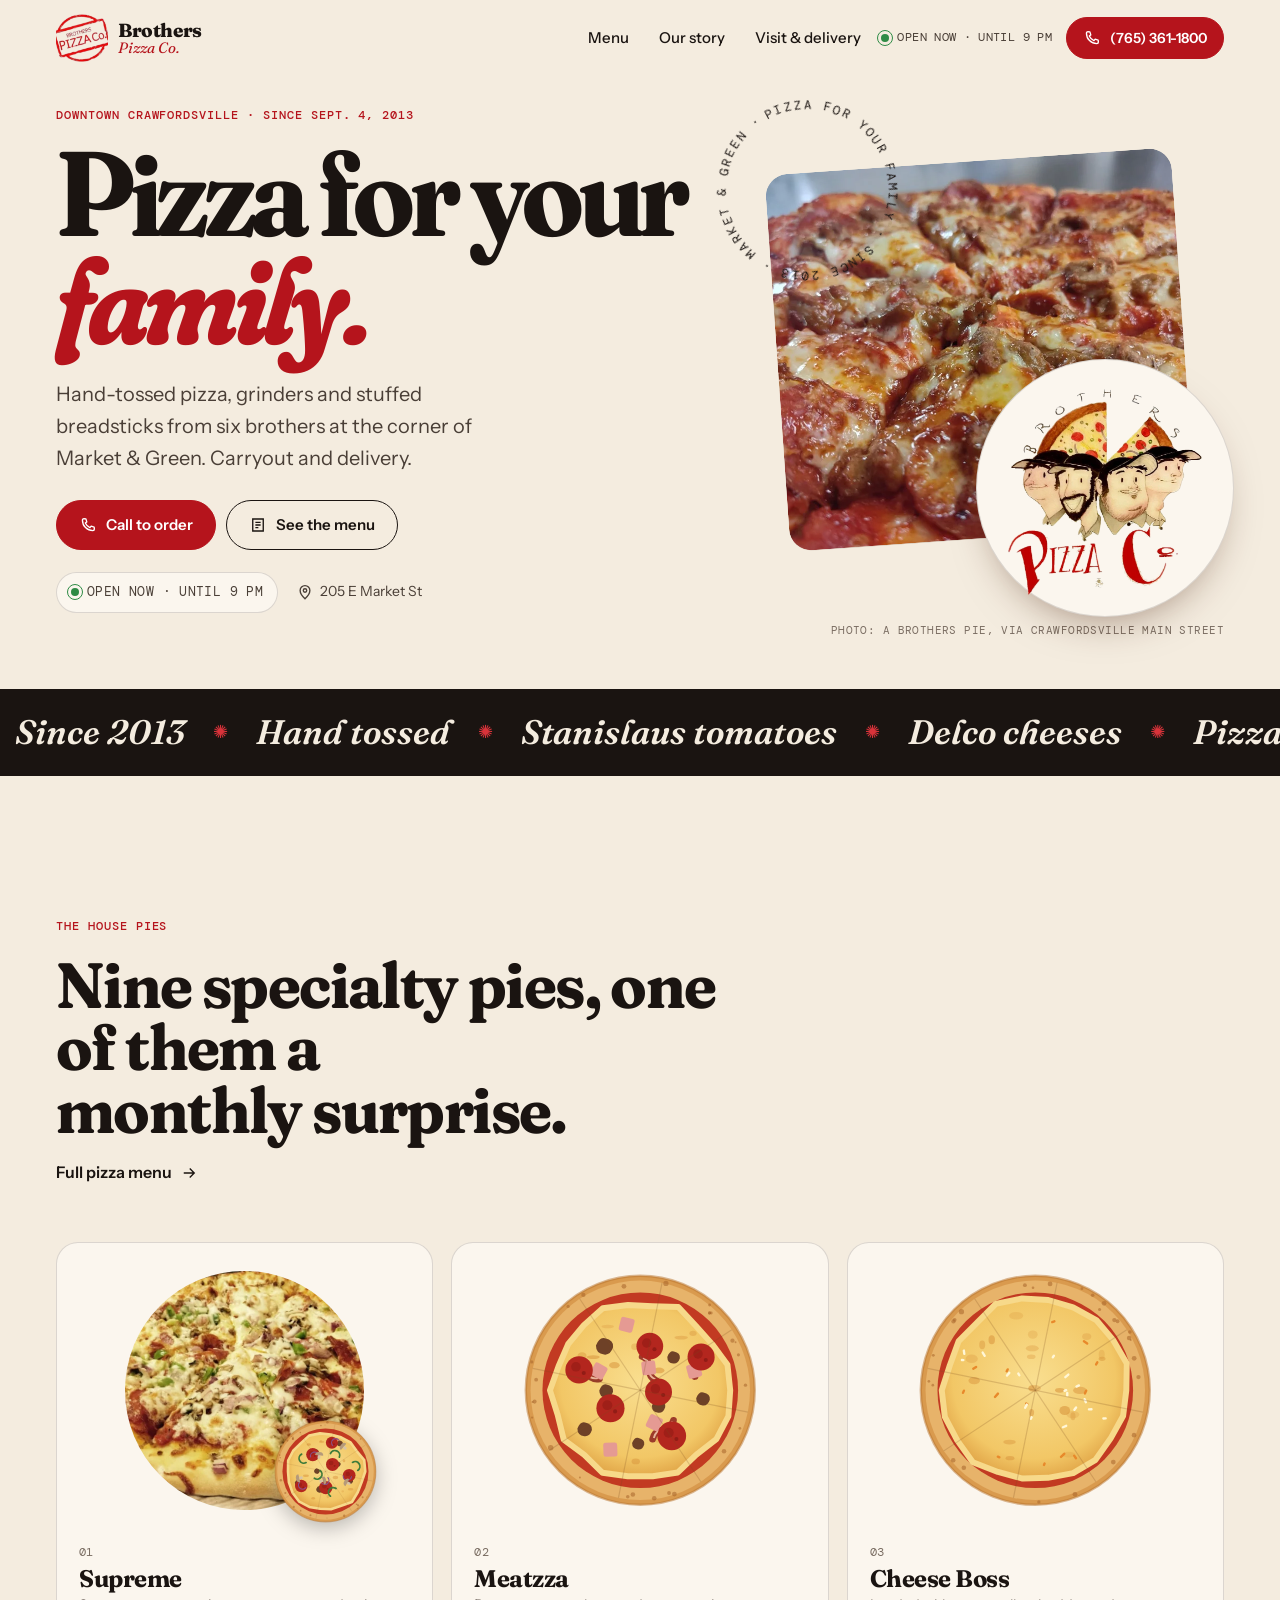
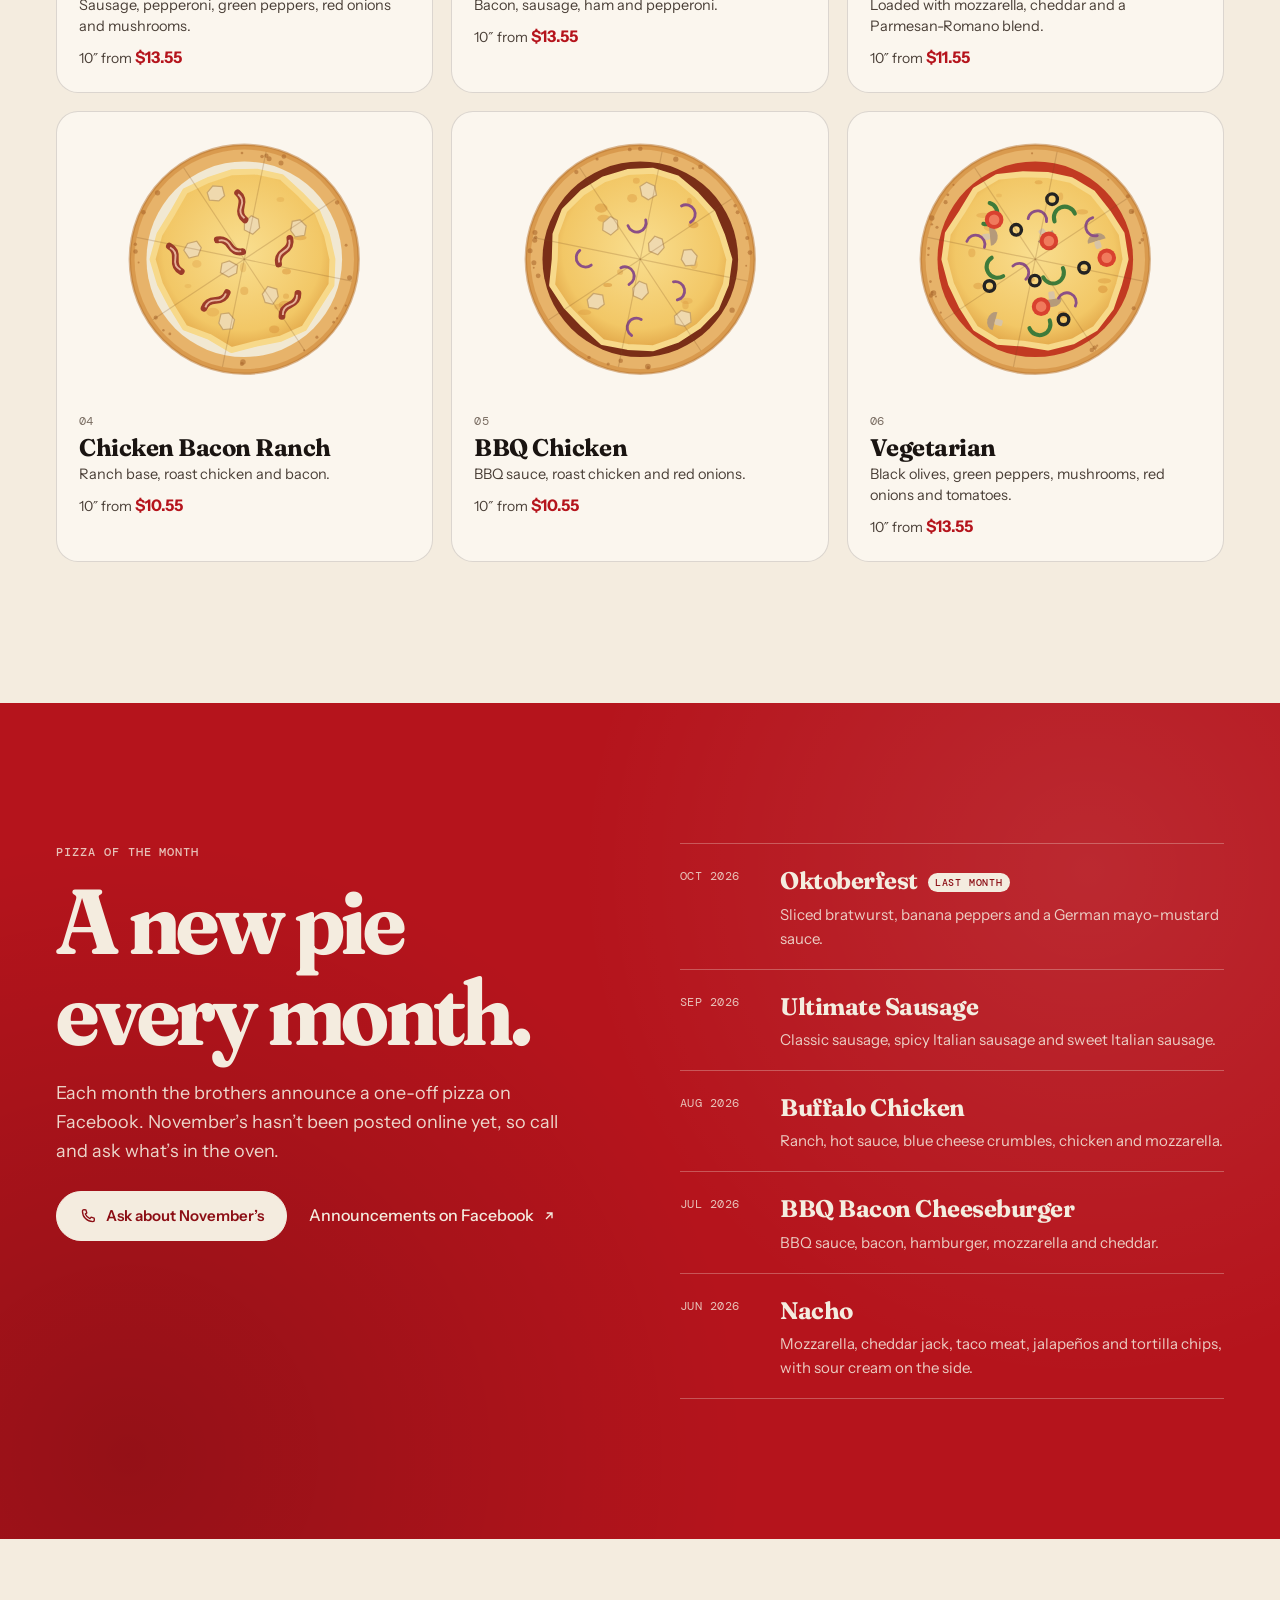
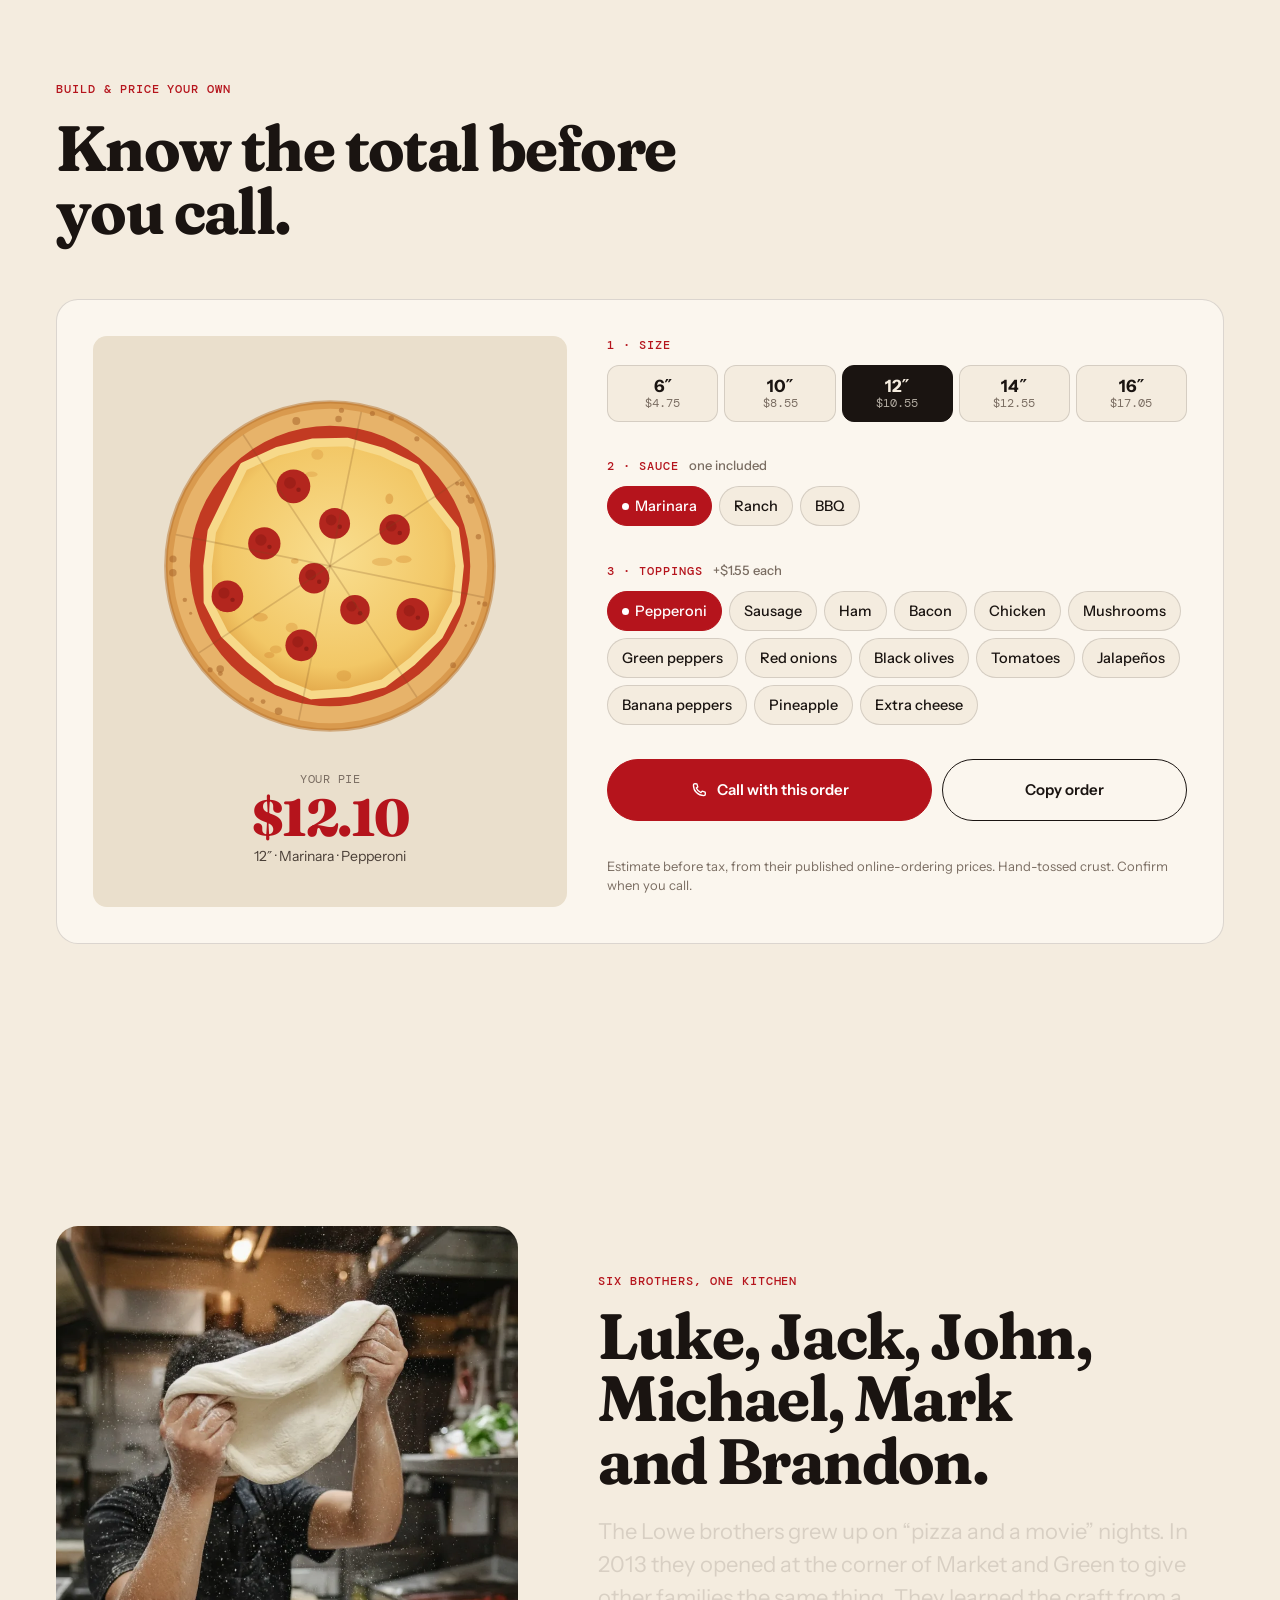
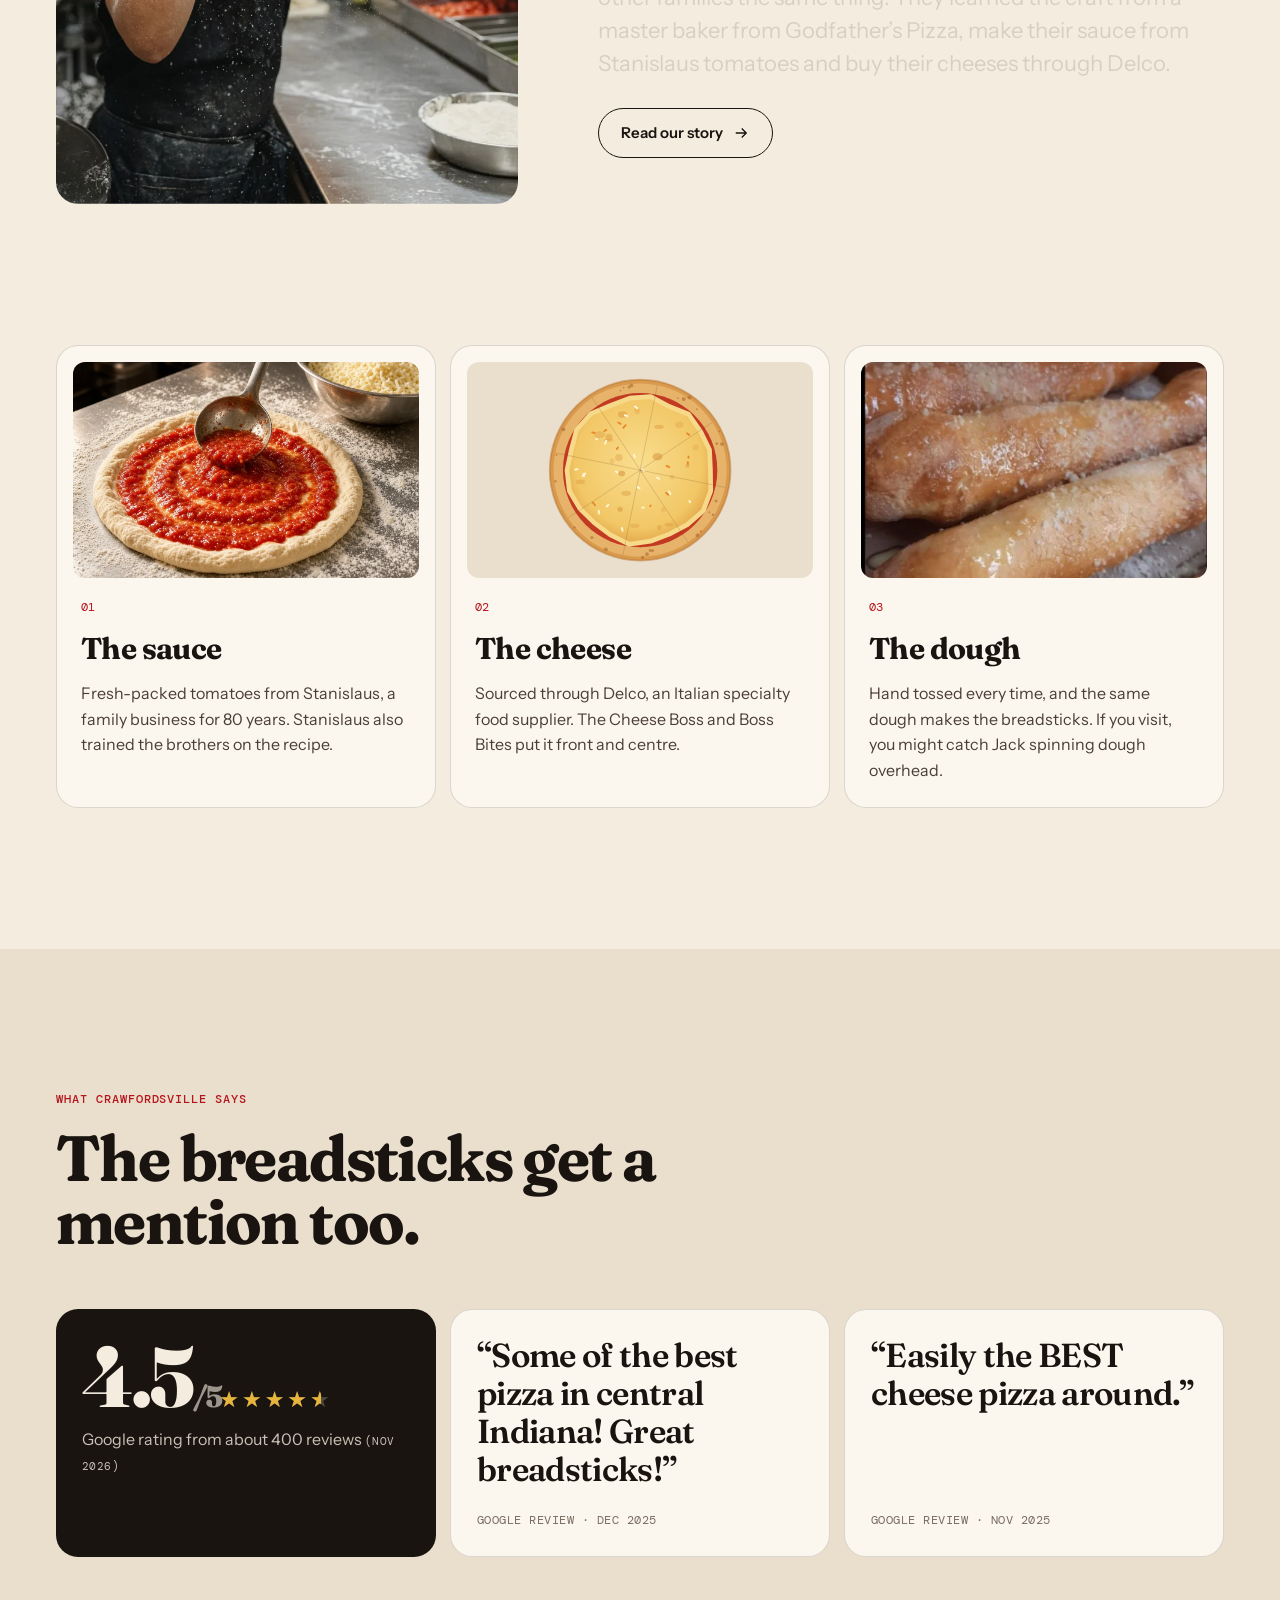
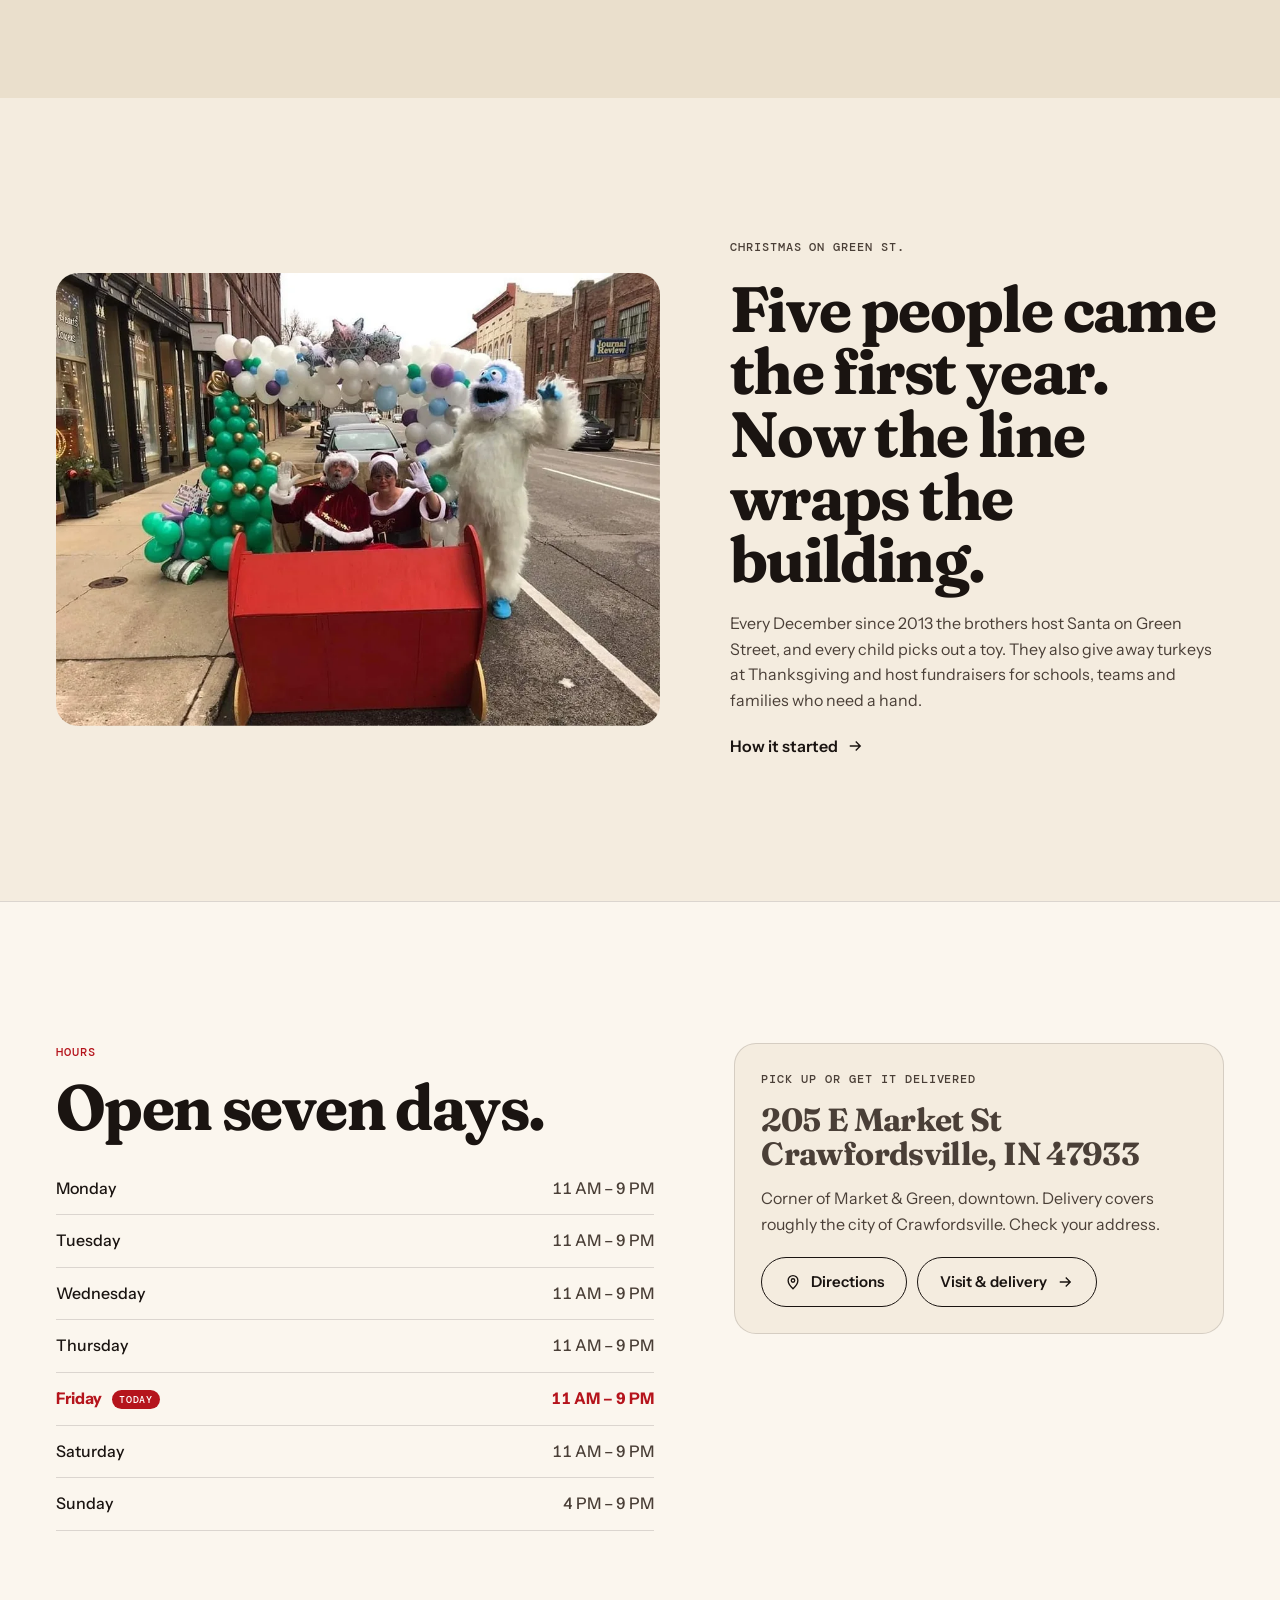
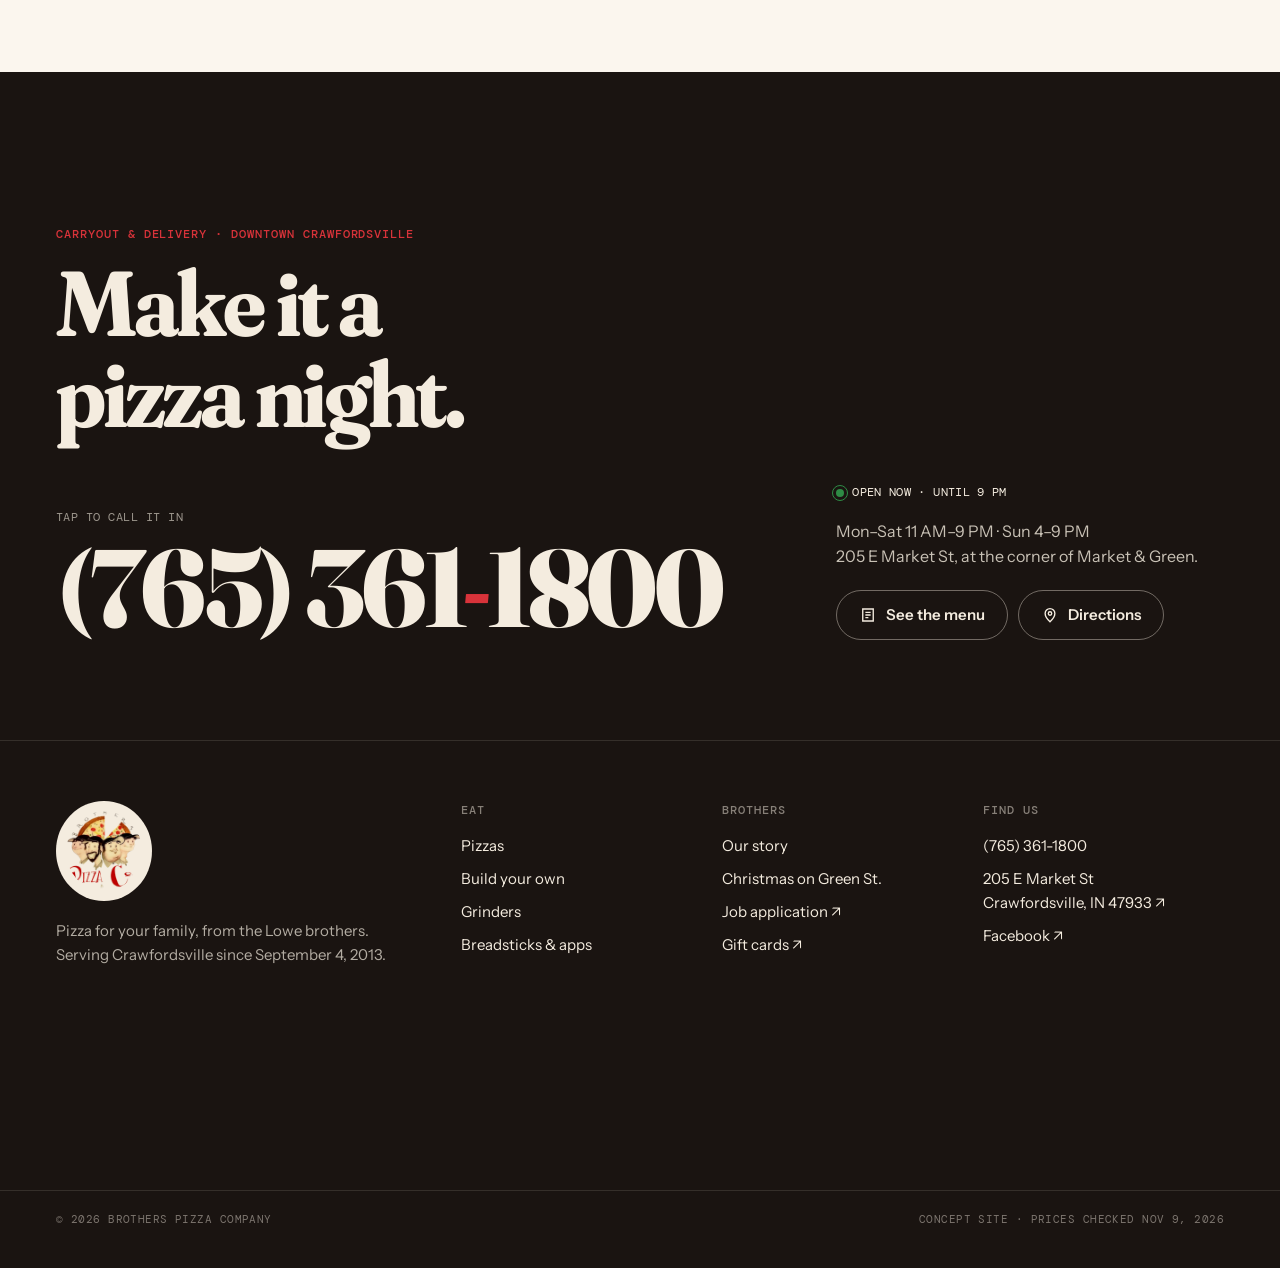
<file: index.html>
<!doctype html>
<html lang="en" class="no-js">
<head>
<meta charset="utf-8">
<meta name="viewport" content="width=device-width, initial-scale=1, viewport-fit=cover">
<title>Brothers Pizza Company · Pizza for your family · Crawfordsville, IN</title>
<meta name="description" content="Hand-tossed pizza, grinders, calzones and stuffed breadsticks from the Lowe brothers in downtown Crawfordsville since 2013. Carryout and delivery. Call (765) 361-1800.">
<meta name="theme-color" content="#B5141C">
<meta property="og:title" content="Brothers Pizza Company · Pizza for your family · Crawfordsville, IN"><meta property="og:description" content="Hand-tossed pizza, grinders, calzones and stuffed breadsticks from the Lowe brothers in downtown Crawfordsville since 2013. Carryout and delivery. Call (765) 361-1800."><meta property="og:type" content="website"><meta property="og:url" content="https://justuseflint.github.io/brothers-pizza/">
<meta property="og:image" content="https://justuseflint.github.io/brothers-pizza/assets/img/og.jpg">
<meta name="format-detection" content="telephone=no">
<link rel="canonical" href="https://justuseflint.github.io/brothers-pizza/">
<link rel="icon" href="assets/img/favicon.png" type="image/png"><link rel="apple-touch-icon" href="assets/img/apple-touch-icon.png">
<link rel="preconnect" href="https://fonts.googleapis.com"><link rel="preconnect" href="https://fonts.gstatic.com" crossorigin>
<link rel="stylesheet" href="https://fonts.googleapis.com/css2?family=Fraunces:ital,opsz,wght,SOFT,WONK@0,9..144,400..900,0..100,0..1;1,9..144,400..800,0..100,0..1&family=Instrument+Sans:wght@400..700&family=DM+Mono:wght@400;500&display=swap">
<link rel="stylesheet" href="assets/css/site.css">
<script type="application/ld+json">{"@context":"https://schema.org","@type":"Restaurant","name":"Brothers Pizza Company","servesCuisine":"Pizza","slogan":"Pizza for your family","telephone":"+1-765-361-1800","address":{"@type":"PostalAddress","streetAddress":"205 E Market St","addressLocality":"Crawfordsville","addressRegion":"IN","postalCode":"47933","addressCountry":"US"},"geo":{"@type":"GeoCoordinates","latitude":40.042689,"longitude":-86.899537},"openingHoursSpecification":[{"@type":"OpeningHoursSpecification","dayOfWeek":["Monday","Tuesday","Wednesday","Thursday","Friday","Saturday"],"opens":"11:00","closes":"21:00"},{"@type":"OpeningHoursSpecification","dayOfWeek":"Sunday","opens":"16:00","closes":"21:00"}],"sameAs":["https://www.facebook.com/BrothersPizzaCompany/"],"foundingDate":"2013-09-04","hasMenu":"https://justuseflint.github.io/brothers-pizza/menu/"}</script>
<script>(function(d,w){var h=d.documentElement;h.className=h.className.replace('no-js','js');var rm=w.matchMedia&&w.matchMedia('(prefers-reduced-motion: reduce)').matches;if(!rm){h.classList.add('motion');try{if(sessionStorage.getItem('bp-pt')==='1')h.classList.add('pt-in')}catch(e){}}else{h.classList.add('no-motion')}setTimeout(function(){if(!w.__bpReady){h.classList.remove('motion','pt-in');h.classList.add('no-motion')}},4000)})(document,window)</script>
</head>
<body class="p-home">
<div class="pt" aria-hidden="true"><img src="assets/img/logo-stamp-sm.png" alt="" width="360" height="331"></div>
<a class="skip" href="#main">Skip to content</a>
<header class="hdr" data-hdr>
  <div class="hdr-in">
    <a class="hdr-logo" href="" aria-label="Brothers Pizza Company, home"><img src="assets/img/logo-stamp-sm.png" alt="" width="360" height="331"><span class="hl-t"><b>Brothers</b><i>Pizza Co.</i></span></a>
    <nav class="hdr-nav" aria-label="Primary"><a href="menu/" class="ul">Menu</a><a href="story/" class="ul">Our story</a><a href="visit/" class="ul">Visit & delivery</a></nav>
    <div class="hdr-r">
      <span class="status hdr-status" data-status><i></i><span data-status-t>Mon–Sat 11–9 · Sun 4–9</span></span>
      <a class="btn btn-red btn-sm hdr-cta" href="tel:+17653611800" data-magnetic><span><svg class="ico" viewBox="0 0 24 24" aria-hidden="true"><path d="M6.6 3.5l2.6.3 1.2 4-2 1.6a12 12 0 006.2 6.2l1.6-2 4 1.2.3 2.6c0 1-.9 2-2 2C10.8 19.4 4.6 13.2 4.6 5.5c0-1.1 1-2 2-2z" fill="none" stroke="currentColor" stroke-width="1.8" stroke-linejoin="round"/></svg>(765) 361-1800</span></a>
      <a class="hdr-callm" href="tel:+17653611800" aria-label="Call (765) 361-1800"><svg class="ico" viewBox="0 0 24 24" aria-hidden="true"><path d="M6.6 3.5l2.6.3 1.2 4-2 1.6a12 12 0 006.2 6.2l1.6-2 4 1.2.3 2.6c0 1-.9 2-2 2C10.8 19.4 4.6 13.2 4.6 5.5c0-1.1 1-2 2-2z" fill="none" stroke="currentColor" stroke-width="1.8" stroke-linejoin="round"/></svg></a>
      <button class="menu-btn" type="button" aria-expanded="false" aria-controls="menu" data-menu-btn><span class="mb-t"><span>Menu</span><span>Close</span></span><span class="mb-i"><i></i><i></i></span></button>
    </div>
  </div>
</header>
<div class="menu" id="menu" data-menu aria-hidden="true">
  <nav class="menu-nav" aria-label="Mobile"><a href=""><span class="mono">01</span><span class="mn-t">Home</span></a><a href="menu/"><span class="mono">02</span><span class="mn-t">Menu</span></a><a href="story/"><span class="mono">03</span><span class="mn-t">Our story</span></a><a href="visit/"><span class="mono">04</span><span class="mn-t">Visit & delivery</span></a></nav>
  <div class="menu-foot">
    <span class="status " data-status><i></i><span data-status-t>Mon–Sat 11–9 · Sun 4–9</span></span>
    <a class="menu-call" href="tel:+17653611800"><svg class="ico" viewBox="0 0 24 24" aria-hidden="true"><path d="M6.6 3.5l2.6.3 1.2 4-2 1.6a12 12 0 006.2 6.2l1.6-2 4 1.2.3 2.6c0 1-.9 2-2 2C10.8 19.4 4.6 13.2 4.6 5.5c0-1.1 1-2 2-2z" fill="none" stroke="currentColor" stroke-width="1.8" stroke-linejoin="round"/></svg><span><span class="eyebrow">Call to order</span>(765) 361-1800</span></a>
    <p class="mono menu-addr">205 E Market St, Crawfordsville</p>
  </div>
</div>
<main id="main">

<section class="hero" data-hero>
  <div class="wrap hero-in">
    <div class="hero-copy">
      <p class="eyebrow hero-eb" data-fade>Downtown Crawfordsville · Since Sept. 4, 2013</p>
      <h1 class="hero-h" data-split="hero">Pizza for your <em>family.</em></h1>
      <p class="hero-p" data-fade>Hand-tossed pizza, grinders and stuffed breadsticks from six brothers at the corner of Market&nbsp;&amp;&nbsp;Green. Carryout and delivery.</p>
      <div class="hero-cta" data-fade><a class="btn btn-red " href="tel:+17653611800" data-magnetic data-cursor="Call"><span><svg class="ico" viewBox="0 0 24 24" aria-hidden="true"><path d="M6.6 3.5l2.6.3 1.2 4-2 1.6a12 12 0 006.2 6.2l1.6-2 4 1.2.3 2.6c0 1-.9 2-2 2C10.8 19.4 4.6 13.2 4.6 5.5c0-1.1 1-2 2-2z" fill="none" stroke="currentColor" stroke-width="1.8" stroke-linejoin="round"/></svg>Call to order</span></a><a class="btn btn-line" href="menu/" data-magnetic><span><svg class="ico" viewBox="0 0 24 24" aria-hidden="true"><path d="M5 4h14v16H5zM8.5 8.5h7M8.5 12h7M8.5 15.5h4" fill="none" stroke="currentColor" stroke-width="1.8"/></svg>See the menu</span></a></div>
      <div class="hero-meta" data-fade><span class="status status-lg" data-status><i></i><span data-status-t>Mon–Sat 11–9 · Sun 4–9</span></span><a class="hm-addr ul" href="https://www.google.com/maps/search/?api=1&query=Brothers+Pizza+Company+205+E+Market+St+Crawfordsville+IN+47933" target="_blank" rel="noopener"><svg class="ico" viewBox="0 0 24 24" aria-hidden="true"><path d="M12 21s-6.5-6.1-6.5-11a6.5 6.5 0 0113 0c0 4.9-6.5 11-6.5 11z" fill="none" stroke="currentColor" stroke-width="1.8"/><circle cx="12" cy="10" r="2.3" fill="none" stroke="currentColor" stroke-width="1.8"/></svg>205 E Market St</a></div>
    </div>
    <div class="hero-art" aria-hidden="true">
      <div class="ha-photo" data-hero-photo><img src="assets/img/real-pizza-sausage.webp" alt="" width="960" height="720" loading="lazy" decoding="async" fetchpriority="high" loading="eager"></div>
      <div class="ha-logo" data-hero-logo><img src="assets/img/logo-brothers.webp" alt="" width="700" height="741"></div>
      <svg class="ha-ring" viewBox="0 0 200 200" data-spin><defs><path id="ring" d="M100 100m-82 0a82 82 0 1 1 164 0a82 82 0 1 1 -164 0"/></defs><text textLength="508" lengthAdjust="spacing"><textPath href="#ring" textLength="508" lengthAdjust="spacing">PIZZA FOR YOUR FAMILY · SINCE 2013 · MARKET &amp; GREEN · </textPath></text></svg>
    </div>
  </div>
  <p class="hero-note mono wrap">Photo: a Brothers pie, via Crawfordsville Main Street</p>
</section>

<div class="mq" data-marquee aria-hidden="true"><div class="mq-track"><span>Hand tossed</span><i>✺</i><span>Stanislaus tomatoes</span><i>✺</i><span>Delco cheeses</span><i>✺</i><span>Pizza of the Month</span><i>✺</i><span>Grinders</span><i>✺</i><span>Stuffed breadsticks</span><i>✺</i><span>Boss Bites</span><i>✺</i><span>Since 2013</span><i>✺</i></div></div>

<section class="sec sig" aria-labelledby="sig-h">
  <div class="wrap">
    <div class="sec-head">
      <p class="eyebrow">The house pies</p>
      <h2 id="sig-h" class="h-lg" data-split>Nine specialty pies, one of them a monthly&nbsp;surprise.</h2>
      <a class="ul sec-link" href="menu/#pizzas">Full pizza menu <svg class="arr" viewBox="0 0 24 24" aria-hidden="true"><path d="M5 12h13M13 6l6 6-6 6" fill="none" stroke="currentColor" stroke-width="1.8"/></svg></a>
    </div>
    <div class="sig-grid">
      <a class="sig-card" href="menu/#supreme" data-reveal data-cursor="View">
        <div class="sc-art"><div class="sc-photo"><img src="assets/img/real-supreme.webp" alt="Supreme pizza from Brothers" width="620" height="620" loading="lazy" decoding="async"></div><div class="sc-pie sc-pie-sm"><svg class="pie" viewBox="0 0 200 200" role="img" aria-label="Supreme, illustrated"><defs><radialGradient id="pecudxlc" cx="50%" cy="45%" r="55%"><stop offset="0" stop-color="#F9DE8F"/><stop offset=".8" stop-color="#F2C766"/><stop offset="1" stop-color="#E3A94B"/></radialGradient></defs><circle cx="100" cy="100" r="96" fill="#D99A4E"/><circle cx="100" cy="100" r="92" fill="#E7B36A"/><circle cx="100" cy="100" r="96" fill="none" stroke="#B8752F" stroke-width="2" opacity=".5"/><circle cx="15.0" cy="116.8" r="2.3" fill="#A8652A" opacity=".55"/><circle cx="37.8" cy="37.7" r="2.0" fill="#A8652A" opacity=".55"/><circle cx="52.3" cy="25.5" r="1.2" fill="#A8652A" opacity=".55"/><circle cx="135.6" cy="184.4" r="2.3" fill="#A8652A" opacity=".55"/><circle cx="15.3" cy="80.8" r="0.9" fill="#A8652A" opacity=".55"/><circle cx="91.4" cy="12.4" r="1.6" fill="#A8652A" opacity=".55"/><circle cx="71.4" cy="183.5" r="1.9" fill="#A8652A" opacity=".55"/><circle cx="170.8" cy="149.1" r="1.9" fill="#A8652A" opacity=".55"/><circle cx="161.7" cy="170.6" r="1.2" fill="#A8652A" opacity=".55"/><circle cx="39.6" cy="167.6" r="2.1" fill="#A8652A" opacity=".55"/><circle cx="12.6" cy="68.6" r="1.6" fill="#A8652A" opacity=".55"/><circle cx="99.1" cy="11.5" r="0.9" fill="#A8652A" opacity=".55"/><circle cx="13.9" cy="73.7" r="1.3" fill="#A8652A" opacity=".55"/><circle cx="52.6" cy="174.7" r="1.6" fill="#A8652A" opacity=".55"/><circle cx="159.3" cy="162.4" r="1.6" fill="#A8652A" opacity=".55"/><circle cx="34.8" cy="33.0" r="1.1" fill="#A8652A" opacity=".55"/><circle cx="178.8" cy="148.5" r="0.9" fill="#A8652A" opacity=".55"/><circle cx="37.9" cy="38.2" r="1.8" fill="#A8652A" opacity=".55"/><circle cx="166.8" cy="38.1" r="1.5" fill="#A8652A" opacity=".55"/><circle cx="23.5" cy="141.1" r="2.0" fill="#A8652A" opacity=".55"/><circle cx="103.6" cy="6.2" r="2.3" fill="#A8652A" opacity=".55"/><circle cx="102.9" cy="188.8" r="0.9" fill="#A8652A" opacity=".55"/><circle cx="11.7" cy="79.6" r="1.4" fill="#A8652A" opacity=".55"/><circle cx="27.4" cy="41.2" r="2.0" fill="#A8652A" opacity=".55"/><circle cx="38.1" cy="34.8" r="1.6" fill="#A8652A" opacity=".55"/><circle cx="162.0" cy="164.5" r="2.1" fill="#A8652A" opacity=".55"/><circle cx="100" cy="100" r="82" fill="#C23A22"/><path d="M175.8 100.0L169.0 120.3L161.5 139.5L150.3 158.1L129.9 165.5L110.3 171.9L89.8 171.1L69.2 167.6L50.1 157.6L37.2 140.4L30.3 120.5L28.6 100.0L28.9 79.1L38.5 60.5L53.2 46.0L68.8 31.7L89.6 27.4L110.1 29.5L129.7 34.9L147.8 44.8L159.8 61.6L173.8 78.3Z" fill="url(#pecudxlc)" stroke="#F7D98A" stroke-width="5" stroke-linejoin="round"/><ellipse cx="104.5" cy="147.3" rx="2.5" ry="3.9" fill="#D9963E" opacity="0.38"/><ellipse cx="76.7" cy="151.0" rx="3.5" ry="2.5" fill="#D9963E" opacity="0.55"/><ellipse cx="62.8" cy="108.3" rx="5.7" ry="2.4" fill="#D9963E" opacity="0.55"/><ellipse cx="135.3" cy="79.5" rx="2.5" ry="3.0" fill="#D9963E" opacity="0.52"/><ellipse cx="67.8" cy="128.6" rx="3.3" ry="3.2" fill="#D9963E" opacity="0.33"/><ellipse cx="108.6" cy="130.6" rx="3.7" ry="3.2" fill="#D9963E" opacity="0.50"/><ellipse cx="91.1" cy="41.8" rx="2.3" ry="2.0" fill="#D9963E" opacity="0.38"/><ellipse cx="92.6" cy="43.7" rx="5.0" ry="2.2" fill="#D9963E" opacity="0.48"/><ellipse cx="147.9" cy="133.7" rx="5.3" ry="2.4" fill="#D9963E" opacity="0.51"/><ellipse cx="119.0" cy="111.3" rx="5.4" ry="3.3" fill="#D9963E" opacity="0.51"/><ellipse cx="68.1" cy="48.7" rx="4.1" ry="2.4" fill="#D9963E" opacity="0.59"/><ellipse cx="132.9" cy="137.8" rx="2.4" ry="2.2" fill="#D9963E" opacity="0.32"/><g class="pie-tops"><g class="pt-sausage"><g transform="translate(84 98.8) scale(1.3) translate(-84 -98.8)"><path d="M79.57293937169015 98.8q1.7708242513239385 -4.427060628309846 4.427060628309846 -3.541648502647877q4.427060628309846 0.8854121256619693 3.9843545654788612 4.427060628309846q-1.3281181884929538 3.9843545654788612 -4.427060628309846 3.541648502647877q-3.9843545654788612 -0.4427060628309846 -3.9843545654788612 -4.427060628309846z" fill="#6E4127"/></g><g transform="translate(124.3 85.6) scale(1.3) translate(-124.3 -85.6)"><path d="M120.2924676627852 85.6q1.6030129348859192 -4.007532337214798 4.007532337214798 -3.2060258697718385q4.007532337214798 0.8015064674429596 3.606779103493318 4.007532337214798q-1.2022597011644394 3.606779103493318 -4.007532337214798 3.2060258697718385q-3.606779103493318 -0.4007532337214798 -3.606779103493318 -4.007532337214798z" fill="#6E4127"/></g><g transform="translate(89.3 133.4) scale(1.3) translate(-89.3 -133.4)"><path d="M83.92910451134667 133.4q2.148358195461333 -5.370895488653332 5.370895488653332 -4.296716390922666q5.370895488653332 1.0741790977306664 4.833805939787999 5.370895488653332q-1.6112686465959996 4.833805939787999 -5.370895488653332 4.296716390922666q-4.833805939787999 -0.5370895488653332 -4.833805939787999 -5.370895488653332z" fill="#6E4127"/></g><g transform="translate(80.7 63) scale(1.3) translate(-80.7 -63)"><path d="M74.98681799350307 63q2.2852728025987745 -5.713182006496936 5.713182006496936 -4.570545605197549q5.713182006496936 1.1426364012993873 5.141863805847243 5.713182006496936q-1.7139546019490808 5.141863805847243 -5.713182006496936 4.570545605197549q-5.141863805847243 -0.5713182006496936 -5.141863805847243 -5.713182006496936z" fill="#6E4127"/></g><g transform="translate(147.3 117.9) scale(1.3) translate(-147.3 -117.9)"><path d="M142.8022397004068 117.9q1.7991041198372841 -4.49776029959321 4.49776029959321 -3.5982082396745683q4.49776029959321 0.8995520599186421 4.047984269633889 4.49776029959321q-1.349328089877963 4.047984269633889 -4.49776029959321 3.5982082396745683q-4.047984269633889 -0.44977602995932103 -4.047984269633889 -4.49776029959321z" fill="#6E4127"/></g><g transform="translate(48.1 121) scale(1.3) translate(-48.1 -121)"><path d="M43.08463621782139 121q2.0061455128714445 -5.015363782178611 5.015363782178611 -4.012291025742889q5.015363782178611 1.0030727564357222 4.513827403960749 5.015363782178611q-1.504609134653583 4.513827403960749 -5.015363782178611 4.012291025742889q-4.513827403960749 -0.5015363782178611 -4.513827403960749 -5.015363782178611z" fill="#6E4127"/></g><g transform="translate(127.5 45.9) scale(1.3) translate(-127.5 -45.9)"><path d="M122.77105227392167 45.9q1.8915790904313328 -4.7289477260783315 4.7289477260783315 -3.7831581808626655q4.7289477260783315 0.9457895452156664 4.2560529534704985 4.7289477260783315q-1.4186843178234994 4.2560529534704985 -4.7289477260783315 3.7831581808626655q-4.2560529534704985 -0.4728947726078332 -4.2560529534704985 -4.7289477260783315z" fill="#6E4127"/></g></g><g class="pt-pepperoni"><g transform="translate(113.4 86.6) scale(1.3) translate(-113.4 -86.6)"><circle cx="113.4" cy="86.6" r="9.536933907540515" fill="#B3261E"/><circle cx="111.4" cy="84.6" r="3.33792686763918" fill="#8E1A14" opacity=".55"/><circle cx="116.4" cy="88.6" r="1.3" fill="#7A1510" opacity=".6"/></g><g transform="translate(100.6 130.7) scale(1.3) translate(-100.6 -130.7)"><circle cx="100.6" cy="130.7" r="9.82428950513713" fill="#B3261E"/><circle cx="98.6" cy="128.7" r="3.4385013267979954" fill="#8E1A14" opacity=".55"/><circle cx="103.6" cy="132.7" r="1.3" fill="#7A1510" opacity=".6"/></g><g transform="translate(75.7 67.8) scale(1.3) translate(-75.7 -67.8)"><circle cx="75.7" cy="67.8" r="9.665672386763617" fill="#B3261E"/><circle cx="73.7" cy="65.8" r="3.382985335367266" fill="#8E1A14" opacity=".55"/><circle cx="78.7" cy="69.8" r="1.3" fill="#7A1510" opacity=".6"/></g><g transform="translate(145.2 107.2) scale(1.3) translate(-145.2 -107.2)"><circle cx="145.2" cy="107.2" r="9.285156156402081" fill="#B3261E"/><circle cx="143.2" cy="105.2" r="3.2498046547407284" fill="#8E1A14" opacity=".55"/><circle cx="148.2" cy="109.2" r="1.3" fill="#7A1510" opacity=".6"/></g><g transform="translate(53.8 127.7) scale(1.3) translate(-53.8 -127.7)"><circle cx="53.8" cy="127.7" r="9.116640874417499" fill="#B3261E"/><circle cx="51.8" cy="125.7" r="3.1908243060461245" fill="#8E1A14" opacity=".55"/><circle cx="56.8" cy="129.7" r="1.3" fill="#7A1510" opacity=".6"/></g><g transform="translate(112.2 45.3) scale(1.3) translate(-112.2 -45.3)"><circle cx="112.2" cy="45.3" r="8.816716735600494" fill="#B3261E"/><circle cx="110.2" cy="43.3" r="3.085850857460173" fill="#8E1A14" opacity=".55"/><circle cx="115.2" cy="47.3" r="1.3" fill="#7A1510" opacity=".6"/></g></g><g class="pt-green-peppers"><g transform="translate(84.2 105.4) scale(1.3) translate(-84.2 -105.4)"><path d="M77.2 105.4a7 7 0 0 1 14 0" stroke="#3E7B3A" stroke-width="2.6" fill="none" stroke-linecap="round" transform="rotate(126 84.2 105.4)"/></g><g transform="translate(118 69.2) scale(1.3) translate(-118 -69.2)"><path d="M111 69.2a7 7 0 0 1 14 0" stroke="#3E7B3A" stroke-width="2.6" fill="none" stroke-linecap="round" transform="rotate(22 118 69.2)"/></g><g transform="translate(114.8 139.7) scale(1.3) translate(-114.8 -139.7)"><path d="M107.8 139.7a7 7 0 0 1 14 0" stroke="#3E7B3A" stroke-width="2.6" fill="none" stroke-linecap="round" transform="rotate(306 114.8 139.7)"/></g><g transform="translate(58.8 75) scale(1.3) translate(-58.8 -75)"><path d="M51.8 75a7 7 0 0 1 14 0" stroke="#3E7B3A" stroke-width="2.6" fill="none" stroke-linecap="round" transform="rotate(242 58.8 75)"/></g><g transform="translate(156.5 90.3) scale(1.3) translate(-156.5 -90.3)"><path d="M149.5 90.3a7 7 0 0 1 14 0" stroke="#3E7B3A" stroke-width="2.6" fill="none" stroke-linecap="round" transform="rotate(57 156.5 90.3)"/></g></g><g class="pt-red-onions"><g transform="translate(98.8 117) scale(1.3) translate(-98.8 -117)"><path d="M92.8 117a6 6 0 0 1 12 0" stroke="#8B4F86" stroke-width="1.8" fill="none" stroke-linecap="round" transform="rotate(138 98.8 117)"/></g><g transform="translate(79.1 71) scale(1.3) translate(-79.1 -71)"><path d="M73.1 71a6 6 0 0 1 12 0" stroke="#8B4F86" stroke-width="1.8" fill="none" stroke-linecap="round" transform="rotate(351 79.1 71)"/></g><g transform="translate(141.7 109) scale(1.3) translate(-141.7 -109)"><path d="M135.7 109a6 6 0 0 1 12 0" stroke="#8B4F86" stroke-width="1.8" fill="none" stroke-linecap="round" transform="rotate(186 141.7 109)"/></g><g transform="translate(56.4 125.9) scale(1.3) translate(-56.4 -125.9)"><path d="M50.4 125.9a6 6 0 0 1 12 0" stroke="#8B4F86" stroke-width="1.8" fill="none" stroke-linecap="round" transform="rotate(219 56.4 125.9)"/></g><g transform="translate(119.4 45.3) scale(1.3) translate(-119.4 -45.3)"><path d="M113.4 45.3a6 6 0 0 1 12 0" stroke="#8B4F86" stroke-width="1.8" fill="none" stroke-linecap="round" transform="rotate(321 119.4 45.3)"/></g></g><g class="pt-mushrooms"><g transform="translate(95 117.4) scale(1.3) translate(-95 -117.4)"><g transform="rotate(74 95 117.4)"><path d="M89 117.4a6 5 0 0 1 12 0z" fill="#B59A7A"/><rect x="93" y="117.4" width="4" height="5" rx="1" fill="#D8C4A6"/></g></g><g transform="translate(87.9 69.2) scale(1.3) translate(-87.9 -69.2)"><g transform="rotate(5 87.9 69.2)"><path d="M81.9 69.2a6 5 0 0 1 12 0z" fill="#B59A7A"/><rect x="85.9" y="69.2" width="4" height="5" rx="1" fill="#D8C4A6"/></g></g><g transform="translate(141.6 121.1) scale(1.3) translate(-141.6 -121.1)"><g transform="rotate(298 141.6 121.1)"><path d="M135.6 121.1a6 5 0 0 1 12 0z" fill="#B59A7A"/><rect x="139.6" y="121.1" width="4" height="5" rx="1" fill="#D8C4A6"/></g></g><g transform="translate(50.2 112.8) scale(1.3) translate(-50.2 -112.8)"><g transform="rotate(256 50.2 112.8)"><path d="M44.2 112.8a6 5 0 0 1 12 0z" fill="#B59A7A"/><rect x="48.2" y="112.8" width="4" height="5" rx="1" fill="#D8C4A6"/></g></g><g transform="translate(134.6 53.1) scale(1.3) translate(-134.6 -53.1)"><g transform="rotate(311 134.6 53.1)"><path d="M128.6 53.1a6 5 0 0 1 12 0z" fill="#B59A7A"/><rect x="132.6" y="53.1" width="4" height="5" rx="1" fill="#D8C4A6"/></g></g></g></g><line x1="190.2" y1="118.3" x2="9.8" y2="81.7" stroke="#7A4A1E" stroke-width="1" opacity=".22"/><line x1="150.8" y1="176.7" x2="49.2" y2="23.3" stroke="#7A4A1E" stroke-width="1" opacity=".22"/><line x1="81.7" y1="190.2" x2="118.3" y2="9.8" stroke="#7A4A1E" stroke-width="1" opacity=".22"/><line x1="23.3" y1="150.8" x2="176.7" y2="49.2" stroke="#7A4A1E" stroke-width="1" opacity=".22"/></svg></div></div>
        <div class="sc-t"><span class="mono">01</span><h3>Supreme</h3><p>Sausage, pepperoni, green peppers, red onions and mushrooms.</p><span class="sc-p">10″ from <b>$13.55</b></span></div>
      </a><a class="sig-card" href="menu/#meatzza" data-reveal data-cursor="View">
        <div class="sc-art"><div class="sc-pie"><svg class="pie" viewBox="0 0 200 200" role="img" aria-label="Meatzza, illustrated"><defs><radialGradient id="pc1bm2fc" cx="50%" cy="45%" r="55%"><stop offset="0" stop-color="#F9DE8F"/><stop offset=".8" stop-color="#F2C766"/><stop offset="1" stop-color="#E3A94B"/></radialGradient></defs><circle cx="100" cy="100" r="96" fill="#D99A4E"/><circle cx="100" cy="100" r="92" fill="#E7B36A"/><circle cx="100" cy="100" r="96" fill="none" stroke="#B8752F" stroke-width="2" opacity=".5"/><circle cx="121.5" cy="10.4" r="2.2" fill="#A8652A" opacity=".55"/><circle cx="158.1" cy="28.5" r="1.2" fill="#A8652A" opacity=".55"/><circle cx="158.1" cy="34.9" r="1.3" fill="#A8652A" opacity=".55"/><circle cx="124.1" cy="186.1" r="1.6" fill="#A8652A" opacity=".55"/><circle cx="12.7" cy="91.1" r="1.6" fill="#A8652A" opacity=".55"/><circle cx="39.5" cy="29.7" r="1.4" fill="#A8652A" opacity=".55"/><circle cx="188.2" cy="95.7" r="1.4" fill="#A8652A" opacity=".55"/><circle cx="158.0" cy="35.5" r="1.2" fill="#A8652A" opacity=".55"/><circle cx="49.4" cy="173.1" r="0.8" fill="#A8652A" opacity=".55"/><circle cx="89.5" cy="189.3" r="1.5" fill="#A8652A" opacity=".55"/><circle cx="182.3" cy="70.3" r="1.3" fill="#A8652A" opacity=".55"/><circle cx="179.9" cy="59.7" r="0.8" fill="#A8652A" opacity=".55"/><circle cx="159.5" cy="35.2" r="1.2" fill="#A8652A" opacity=".55"/><circle cx="111.7" cy="190.6" r="1.9" fill="#A8652A" opacity=".55"/><circle cx="24.9" cy="148.2" r="2.3" fill="#A8652A" opacity=".55"/><circle cx="93.8" cy="187.4" r="1.9" fill="#A8652A" opacity=".55"/><circle cx="128.6" cy="187.0" r="2.0" fill="#A8652A" opacity=".55"/><circle cx="86.3" cy="12.8" r="2.0" fill="#A8652A" opacity=".55"/><circle cx="9.1" cy="76.2" r="1.3" fill="#A8652A" opacity=".55"/><circle cx="170.2" cy="151.1" r="1.9" fill="#A8652A" opacity=".55"/><circle cx="11.4" cy="109.5" r="1.7" fill="#A8652A" opacity=".55"/><circle cx="183.5" cy="131.9" r="1.1" fill="#A8652A" opacity=".55"/><circle cx="9.3" cy="122.9" r="0.9" fill="#A8652A" opacity=".55"/><circle cx="52.3" cy="20.1" r="1.8" fill="#A8652A" opacity=".55"/><circle cx="177.3" cy="58.4" r="1.8" fill="#A8652A" opacity=".55"/><circle cx="9.7" cy="109.8" r="0.9" fill="#A8652A" opacity=".55"/><circle cx="100" cy="100" r="82" fill="#C23A22"/><path d="M175.4 100.0L173.9 121.7L163.8 141.0L146.8 154.1L131.5 168.9L110.4 172.1L89.6 172.1L68.4 169.2L53.1 154.1L35.8 141.3L30.7 120.4L24.3 100.0L31.5 79.9L39.6 61.2L52.7 45.4L68.6 31.2L89.7 28.5L110.1 29.5L131.9 30.1L146.7 46.1L160.3 61.3L173.1 78.6Z" fill="url(#pc1bm2fc)" stroke="#F7D98A" stroke-width="5" stroke-linejoin="round"/><ellipse cx="115.1" cy="141.3" rx="2.8" ry="2.7" fill="#D9963E" opacity="0.34"/><ellipse cx="144.2" cy="52.2" rx="3.0" ry="2.2" fill="#D9963E" opacity="0.42"/><ellipse cx="115.7" cy="83.4" rx="4.6" ry="2.4" fill="#D9963E" opacity="0.59"/><ellipse cx="114.4" cy="107.5" rx="2.0" ry="3.3" fill="#D9963E" opacity="0.41"/><ellipse cx="78.3" cy="79.0" rx="4.4" ry="2.6" fill="#D9963E" opacity="0.55"/><ellipse cx="51.2" cy="71.2" rx="3.8" ry="3.1" fill="#D9963E" opacity="0.46"/><ellipse cx="95.3" cy="63.5" rx="2.9" ry="2.7" fill="#D9963E" opacity="0.34"/><ellipse cx="60.6" cy="72.2" rx="5.4" ry="1.6" fill="#D9963E" opacity="0.55"/><ellipse cx="118.0" cy="110.0" rx="3.7" ry="2.5" fill="#D9963E" opacity="0.52"/><ellipse cx="72.7" cy="46.5" rx="5.2" ry="1.5" fill="#D9963E" opacity="0.30"/><ellipse cx="96.2" cy="159.7" rx="3.5" ry="2.4" fill="#D9963E" opacity="0.52"/><ellipse cx="134.3" cy="55.8" rx="5.6" ry="1.6" fill="#D9963E" opacity="0.43"/><g class="pie-tops"><g class="pt-bacon"><g transform="translate(107.5 81.8) scale(1.3) translate(-107.5 -81.8)"><path d="M98.5 81.8q4 -3 9 0t9 0" stroke="#9C3B2A" stroke-width="4.4" fill="none" stroke-linecap="round" transform="rotate(60 107.5 81.8)"/><path d="M99.5 81.8q4 -3 8 0t8 0" stroke="#E8B49A" stroke-width="1.2" fill="none" transform="rotate(60 107.5 81.8)"/></g><g transform="translate(119.1 133.1) scale(1.3) translate(-119.1 -133.1)"><path d="M110.1 133.1q4 -3 9 0t9 0" stroke="#9C3B2A" stroke-width="4.4" fill="none" stroke-linecap="round" transform="rotate(318 119.1 133.1)"/><path d="M111.1 133.1q4 -3 8 0t8 0" stroke="#E8B49A" stroke-width="1.2" fill="none" transform="rotate(318 119.1 133.1)"/></g><g transform="translate(55.1 85.3) scale(1.3) translate(-55.1 -85.3)"><path d="M46.1 85.3q4 -3 9 0t9 0" stroke="#9C3B2A" stroke-width="4.4" fill="none" stroke-linecap="round" transform="rotate(206 55.1 85.3)"/><path d="M47.1 85.3q4 -3 8 0t8 0" stroke="#E8B49A" stroke-width="1.2" fill="none" transform="rotate(206 55.1 85.3)"/></g><g transform="translate(151.7 78.3) scale(1.3) translate(-151.7 -78.3)"><path d="M142.7 78.3q4 -3 9 0t9 0" stroke="#9C3B2A" stroke-width="4.4" fill="none" stroke-linecap="round" transform="rotate(300 151.7 78.3)"/><path d="M143.7 78.3q4 -3 8 0t8 0" stroke="#E8B49A" stroke-width="1.2" fill="none" transform="rotate(300 151.7 78.3)"/></g></g><g class="pt-sausage"><g transform="translate(115.6 113) scale(1.3) translate(-115.6 -113)"><path d="M111.07987407352775 113q1.8080503705888988 -4.520125926472247 4.520125926472247 -3.6161007411777977q4.520125926472247 0.9040251852944494 4.068113333825022 4.520125926472247q-1.356037777941674 4.068113333825022 -4.520125926472247 3.6161007411777977q-4.068113333825022 -0.4520125926472247 -4.068113333825022 -4.520125926472247z" fill="#6E4127"/></g><g transform="translate(71.7 100.1) scale(1.3) translate(-71.7 -100.1)"><path d="M67.03425297169015 100.1q1.866298811323941 -4.665747028309852 4.665747028309852 -3.732597622647882q4.665747028309852 0.9331494056619705 4.199172325478867 4.665747028309852q-1.3997241084929555 4.199172325478867 -4.665747028309852 3.732597622647882q-4.199172325478867 -0.46657470283098523 -4.199172325478867 -4.665747028309852z" fill="#6E4127"/></g><g transform="translate(128.2 72) scale(1.3) translate(-128.2 -72)"><path d="M123.9360015977174 72q1.7055993609130384 -4.263998402282596 4.263998402282596 -3.411198721826077q4.263998402282596 0.8527996804565192 3.8375985620543362 4.263998402282596q-1.2791995206847786 3.8375985620543362 -4.263998402282596 3.411198721826077q-3.8375985620543362 -0.4263998402282596 -3.8375985620543362 -4.263998402282596z" fill="#6E4127"/></g><g transform="translate(98.5 144.3) scale(1.3) translate(-98.5 -144.3)"><path d="M94.38081249268726 144.3q1.647675002925098 -4.119187507312745 4.119187507312745 -3.295350005850196q4.119187507312745 0.823837501462549 3.7072687565814704 4.119187507312745q-1.2357562521938235 3.7072687565814704 -4.119187507312745 3.295350005850196q-3.7072687565814704 -0.4119187507312745 -3.7072687565814704 -4.119187507312745z" fill="#6E4127"/></g><g transform="translate(70.4 62.5) scale(1.3) translate(-70.4 -62.5)"><path d="M64.58160297162831 62.5q2.327358811348677 -5.818397028371692 5.818397028371692 -4.654717622697354q5.818397028371692 1.1636794056743385 5.236557325534522 5.818397028371692q-1.7455191085115074 5.236557325534522 -5.818397028371692 4.654717622697354q-5.236557325534522 -0.5818397028371692 -5.236557325534522 -5.818397028371692z" fill="#6E4127"/></g><g transform="translate(152.9 106.7) scale(1.3) translate(-152.9 -106.7)"><path d="M148.26215105792508 106.7q1.8551395768299699 -4.637848942074925 4.637848942074925 -3.7102791536599398q4.637848942074925 0.9275697884149849 4.174064047867432 4.637848942074925q-1.3913546826224774 4.174064047867432 -4.637848942074925 3.7102791536599398q-4.174064047867432 -0.46378489420749247 -4.174064047867432 -4.637848942074925z" fill="#6E4127"/></g><g transform="translate(53.7 132.1) scale(1.3) translate(-53.7 -132.1)"><path d="M48.763735057134184 132.1q1.9745059771463276 -4.936264942865819 4.936264942865819 -3.949011954292655q4.936264942865819 0.9872529885731638 4.442638448579237 4.936264942865819q-1.4808794828597456 4.442638448579237 -4.936264942865819 3.949011954292655q-4.442638448579237 -0.4936264942865819 -4.442638448579237 -4.936264942865819z" fill="#6E4127"/></g></g><g class="pt-ham"><g transform="translate(107.1 81.2) scale(1.3) translate(-107.1 -81.2)"><rect x="102.6" y="76.7" width="9" height="9" rx="1.6" fill="#E59A93" transform="rotate(173 107.1 81.2)"/></g><g transform="translate(111.8 127.2) scale(1.3) translate(-111.8 -127.2)"><rect x="107.3" y="122.7" width="9" height="9" rx="1.6" fill="#E59A93" transform="rotate(26 111.8 127.2)"/></g><g transform="translate(65.3 83.9) scale(1.3) translate(-65.3 -83.9)"><rect x="60.8" y="79.4" width="9" height="9" rx="1.6" fill="#E59A93" transform="rotate(119 65.3 83.9)"/></g><g transform="translate(145.2 83.7) scale(1.3) translate(-145.2 -83.7)"><rect x="140.7" y="79.2" width="9" height="9" rx="1.6" fill="#E59A93" transform="rotate(345 145.2 83.7)"/></g><g transform="translate(74.9 149.8) scale(1.3) translate(-74.9 -149.8)"><rect x="70.4" y="145.3" width="9" height="9" rx="1.6" fill="#E59A93" transform="rotate(178 74.9 149.8)"/></g><g transform="translate(88.6 45.1) scale(1.3) translate(-88.6 -45.1)"><rect x="84.1" y="40.6" width="9" height="9" rx="1.6" fill="#E59A93" transform="rotate(194 88.6 45.1)"/></g></g><g class="pt-pepperoni"><g transform="translate(115.3 101.4) scale(1.3) translate(-115.3 -101.4)"><circle cx="115.3" cy="101.4" r="8.700306567712687" fill="#B3261E"/><circle cx="113.3" cy="99.4" r="3.04510729869944" fill="#8E1A14" opacity=".55"/><circle cx="118.3" cy="103.4" r="1.3" fill="#7A1510" opacity=".6"/></g><g transform="translate(75 115.1) scale(1.3) translate(-75 -115.1)"><circle cx="75" cy="115.1" r="9.077002170844935" fill="#B3261E"/><circle cx="73" cy="113.1" r="3.176950759795727" fill="#8E1A14" opacity=".55"/><circle cx="78" cy="117.1" r="1.3" fill="#7A1510" opacity=".6"/></g><g transform="translate(108 63) scale(1.3) translate(-108 -63)"><circle cx="108" cy="63" r="8.622178041841835" fill="#B3261E"/><circle cx="106" cy="61" r="3.017762314644642" fill="#8E1A14" opacity=".55"/><circle cx="111" cy="65" r="1.3" fill="#7A1510" opacity=".6"/></g><g transform="translate(126.4 138.2) scale(1.3) translate(-126.4 -138.2)"><circle cx="126.4" cy="138.2" r="9.269906108500436" fill="#B3261E"/><circle cx="124.4" cy="136.2" r="3.2444671379751524" fill="#8E1A14" opacity=".55"/><circle cx="129.4" cy="140.2" r="1.3" fill="#7A1510" opacity=".6"/></g><g transform="translate(48.7 82.9) scale(1.3) translate(-48.7 -82.9)"><circle cx="48.7" cy="82.9" r="8.85881928249728" fill="#B3261E"/><circle cx="46.7" cy="80.9" r="3.1005867488740475" fill="#8E1A14" opacity=".55"/><circle cx="51.7" cy="84.9" r="1.3" fill="#7A1510" opacity=".6"/></g><g transform="translate(151 72.1) scale(1.3) translate(-151 -72.1)"><circle cx="151" cy="72.1" r="8.74593706743326" fill="#B3261E"/><circle cx="149" cy="70.1" r="3.061077973601641" fill="#8E1A14" opacity=".55"/><circle cx="154" cy="74.1" r="1.3" fill="#7A1510" opacity=".6"/></g></g></g><line x1="190.2" y1="118.3" x2="9.8" y2="81.7" stroke="#7A4A1E" stroke-width="1" opacity=".22"/><line x1="150.8" y1="176.7" x2="49.2" y2="23.3" stroke="#7A4A1E" stroke-width="1" opacity=".22"/><line x1="81.7" y1="190.2" x2="118.3" y2="9.8" stroke="#7A4A1E" stroke-width="1" opacity=".22"/><line x1="23.3" y1="150.8" x2="176.7" y2="49.2" stroke="#7A4A1E" stroke-width="1" opacity=".22"/></svg></div></div>
        <div class="sc-t"><span class="mono">02</span><h3>Meatzza</h3><p>Bacon, sausage, ham and pepperoni.</p><span class="sc-p">10″ from <b>$13.55</b></span></div>
      </a><a class="sig-card" href="menu/#cheese-boss" data-reveal data-cursor="View">
        <div class="sc-art"><div class="sc-pie"><svg class="pie" viewBox="0 0 200 200" role="img" aria-label="Cheese Boss, illustrated"><defs><radialGradient id="pdpu5qvc" cx="50%" cy="45%" r="55%"><stop offset="0" stop-color="#F9DE8F"/><stop offset=".8" stop-color="#F2C766"/><stop offset="1" stop-color="#E3A94B"/></radialGradient></defs><circle cx="100" cy="100" r="96" fill="#D99A4E"/><circle cx="100" cy="100" r="92" fill="#E7B36A"/><circle cx="100" cy="100" r="96" fill="none" stroke="#B8752F" stroke-width="2" opacity=".5"/><circle cx="148.1" cy="20.3" r="1.5" fill="#A8652A" opacity=".55"/><circle cx="179.3" cy="51.1" r="1.5" fill="#A8652A" opacity=".55"/><circle cx="186.5" cy="88.9" r="1.8" fill="#A8652A" opacity=".55"/><circle cx="98.1" cy="14.0" r="1.1" fill="#A8652A" opacity=".55"/><circle cx="91.3" cy="11.9" r="1.6" fill="#A8652A" opacity=".55"/><circle cx="182.8" cy="137.6" r="1.9" fill="#A8652A" opacity=".55"/><circle cx="169.0" cy="42.1" r="1.6" fill="#A8652A" opacity=".55"/><circle cx="178.7" cy="56.2" r="1.9" fill="#A8652A" opacity=".55"/><circle cx="31.2" cy="158.6" r="1.9" fill="#A8652A" opacity=".55"/><circle cx="14.5" cy="70.7" r="1.2" fill="#A8652A" opacity=".55"/><circle cx="139.1" cy="14.8" r="1.2" fill="#A8652A" opacity=".55"/><circle cx="103.0" cy="193.6" r="1.4" fill="#A8652A" opacity=".55"/><circle cx="166.3" cy="41.1" r="1.8" fill="#A8652A" opacity=".55"/><circle cx="157.7" cy="27.1" r="2.0" fill="#A8652A" opacity=".55"/><circle cx="32.4" cy="40.9" r="1.6" fill="#A8652A" opacity=".55"/><circle cx="180.0" cy="57.8" r="0.8" fill="#A8652A" opacity=".55"/><circle cx="38.1" cy="34.1" r="2.2" fill="#A8652A" opacity=".55"/><circle cx="40.1" cy="165.0" r="1.9" fill="#A8652A" opacity=".55"/><circle cx="165.4" cy="160.2" r="2.0" fill="#A8652A" opacity=".55"/><circle cx="10.8" cy="92.5" r="1.1" fill="#A8652A" opacity=".55"/><circle cx="14.1" cy="95.7" r="1.1" fill="#A8652A" opacity=".55"/><circle cx="182.9" cy="73.2" r="2.0" fill="#A8652A" opacity=".55"/><circle cx="31.4" cy="42.3" r="1.8" fill="#A8652A" opacity=".55"/><circle cx="112.4" cy="10.8" r="2.0" fill="#A8652A" opacity=".55"/><circle cx="153.9" cy="32.3" r="1.3" fill="#A8652A" opacity=".55"/><circle cx="133.3" cy="187.2" r="2.0" fill="#A8652A" opacity=".55"/><circle cx="100" cy="100" r="82" fill="#C23A22"/><path d="M176.3 100.0L173.6 121.6L163.1 140.5L150.5 158.3L131.7 169.5L110.5 173.4L89.4 174.0L68.7 168.5L47.7 160.3L34.6 142.0L24.2 122.3L21.6 100.0L28.4 79.0L35.8 58.7L51.0 43.5L66.9 27.5L88.9 23.0L110.9 24.3L131.7 30.5L151.1 41.1L165.4 58.0L176.7 77.5Z" fill="url(#pdpu5qvc)" stroke="#F7D98A" stroke-width="5" stroke-linejoin="round"/><ellipse cx="48.8" cy="91.9" rx="4.8" ry="3.1" fill="#D9963E" opacity="0.50"/><ellipse cx="97.9" cy="53.3" rx="4.1" ry="3.5" fill="#D9963E" opacity="0.27"/><ellipse cx="120.5" cy="100.0" rx="3.9" ry="2.0" fill="#D9963E" opacity="0.58"/><ellipse cx="155.7" cy="69.9" rx="2.5" ry="3.9" fill="#D9963E" opacity="0.29"/><ellipse cx="78.4" cy="143.4" rx="5.2" ry="2.0" fill="#D9963E" opacity="0.46"/><ellipse cx="84.0" cy="37.5" rx="5.9" ry="3.2" fill="#D9963E" opacity="0.27"/><ellipse cx="156.0" cy="73.6" rx="2.9" ry="1.8" fill="#D9963E" opacity="0.49"/><ellipse cx="55.5" cy="61.9" rx="2.5" ry="3.7" fill="#D9963E" opacity="0.45"/><ellipse cx="143.1" cy="55.0" rx="3.8" ry="2.8" fill="#D9963E" opacity="0.32"/><ellipse cx="127.9" cy="153.9" rx="5.5" ry="2.4" fill="#D9963E" opacity="0.26"/><ellipse cx="46.7" cy="73.6" rx="5.1" ry="3.6" fill="#D9963E" opacity="0.32"/><ellipse cx="124.7" cy="116.9" rx="4.5" ry="3.8" fill="#D9963E" opacity="0.60"/><ellipse cx="96.6" cy="71.8" rx="3.6" ry="1.9" fill="#D9963E" opacity="0.34"/><ellipse cx="131.5" cy="120.4" rx="5.4" ry="3.0" fill="#D9963E" opacity="0.27"/><ellipse cx="97.0" cy="98.3" rx="2.6" ry="2.6" fill="#D9963E" opacity="0.40"/><ellipse cx="97.5" cy="64.8" rx="5.4" ry="2.5" fill="#D9963E" opacity="0.34"/><ellipse cx="99.4" cy="98.4" rx="5.3" ry="2.8" fill="#D9963E" opacity="0.38"/><ellipse cx="63.5" cy="57.7" rx="2.7" ry="3.8" fill="#D9963E" opacity="0.56"/><ellipse cx="96.9" cy="118.7" rx="2.1" ry="3.1" fill="#D9963E" opacity="0.51"/><ellipse cx="137.4" cy="100.1" rx="5.7" ry="3.0" fill="#D9963E" opacity="0.51"/><ellipse cx="78.8" cy="156.9" rx="3.7" ry="1.8" fill="#D9963E" opacity="0.53"/><ellipse cx="131.6" cy="121.8" rx="2.1" ry="3.4" fill="#D9963E" opacity="0.40"/><path d="M124.3 153.3l-2.7 2.6" stroke="#E8892B" stroke-width="2" stroke-linecap="round"/><path d="M159.0 123.6l-1.9 0.1" stroke="#FFF6D6" stroke-width="2" stroke-linecap="round"/><path d="M134.2 114.4l-1.4 1.9" stroke="#FFF6D6" stroke-width="2" stroke-linecap="round"/><path d="M107.3 162.6l0.5 -1.2" stroke="#E8892B" stroke-width="2" stroke-linecap="round"/><path d="M125.9 99.9l-1.4 0.6" stroke="#FFF6D6" stroke-width="2" stroke-linecap="round"/><path d="M125.9 129.8l-2.7 1.2" stroke="#FFF6D6" stroke-width="2" stroke-linecap="round"/><path d="M142.4 110.0l-1.0 -2.5" stroke="#FFF6D6" stroke-width="2" stroke-linecap="round"/><path d="M92.4 111.1l0.9 0.4" stroke="#E8892B" stroke-width="2" stroke-linecap="round"/><path d="M126.8 102.3l0.0 2.0" stroke="#FFF6D6" stroke-width="2" stroke-linecap="round"/><path d="M57.6 71.1l-1.7 -2.7" stroke="#FFF6D6" stroke-width="2" stroke-linecap="round"/><path d="M152.0 76.6l-1.0 1.7" stroke="#E8892B" stroke-width="2" stroke-linecap="round"/><path d="M140.8 58.9l2.7 1.9" stroke="#E8892B" stroke-width="2" stroke-linecap="round"/><path d="M68.7 102.8l-2.5 2.8" stroke="#E8892B" stroke-width="2" stroke-linecap="round"/><path d="M132.6 154.8l1.5 2.2" stroke="#E8892B" stroke-width="2" stroke-linecap="round"/><path d="M127.7 86.8l-2.5 2.2" stroke="#FFF6D6" stroke-width="2" stroke-linecap="round"/><path d="M76.3 87.7l1.9 -2.3" stroke="#FFF6D6" stroke-width="2" stroke-linecap="round"/><path d="M39.7 74.7l-1.2 -0.1" stroke="#FFF6D6" stroke-width="2" stroke-linecap="round"/><path d="M142.7 100.3l-1.1 2.3" stroke="#E8892B" stroke-width="2" stroke-linecap="round"/><path d="M147.1 115.9l-2.1 0.1" stroke="#FFF6D6" stroke-width="2" stroke-linecap="round"/><path d="M134.5 96.9l2.1 -1.0" stroke="#FFF6D6" stroke-width="2" stroke-linecap="round"/><path d="M92.9 112.0l-1.4 2.6" stroke="#FFF6D6" stroke-width="2" stroke-linecap="round"/><path d="M96.3 123.8l0.6 -1.2" stroke="#FFF6D6" stroke-width="2" stroke-linecap="round"/><path d="M40.5 69.5l-0.4 -2.8" stroke="#FFF6D6" stroke-width="2" stroke-linecap="round"/><path d="M115.6 71.1l-0.9 1.2" stroke="#FFF6D6" stroke-width="2" stroke-linecap="round"/><path d="M39.4 102.1l0.8 -1.8" stroke="#E8892B" stroke-width="2" stroke-linecap="round"/><path d="M68.6 155.7l1.3 0.5" stroke="#E8892B" stroke-width="2" stroke-linecap="round"/><path d="M114.2 42.8l1.8 -0.6" stroke="#E8892B" stroke-width="2" stroke-linecap="round"/><path d="M50.4 80.4l-2.4 1.5" stroke="#E8892B" stroke-width="2" stroke-linecap="round"/><path d="M85.8 86.0l0.8 1.4" stroke="#FFF6D6" stroke-width="2" stroke-linecap="round"/><path d="M76.0 84.1l0.9 -1.6" stroke="#E8892B" stroke-width="2" stroke-linecap="round"/><g class="pie-tops"></g><line x1="190.2" y1="118.3" x2="9.8" y2="81.7" stroke="#7A4A1E" stroke-width="1" opacity=".22"/><line x1="150.8" y1="176.7" x2="49.2" y2="23.3" stroke="#7A4A1E" stroke-width="1" opacity=".22"/><line x1="81.7" y1="190.2" x2="118.3" y2="9.8" stroke="#7A4A1E" stroke-width="1" opacity=".22"/><line x1="23.3" y1="150.8" x2="176.7" y2="49.2" stroke="#7A4A1E" stroke-width="1" opacity=".22"/></svg></div></div>
        <div class="sc-t"><span class="mono">03</span><h3>Cheese Boss</h3><p>Loaded with mozzarella, cheddar and a Parmesan-Romano blend.</p><span class="sc-p">10″ from <b>$11.55</b></span></div>
      </a><a class="sig-card" href="menu/#chicken-bacon-ranch" data-reveal data-cursor="View">
        <div class="sc-art"><div class="sc-pie"><svg class="pie" viewBox="0 0 200 200" role="img" aria-label="Chicken Bacon Ranch, illustrated"><defs><radialGradient id="p4dcqzfc" cx="50%" cy="45%" r="55%"><stop offset="0" stop-color="#F9DE8F"/><stop offset=".8" stop-color="#F2C766"/><stop offset="1" stop-color="#E3A94B"/></radialGradient></defs><circle cx="100" cy="100" r="96" fill="#D99A4E"/><circle cx="100" cy="100" r="92" fill="#E7B36A"/><circle cx="100" cy="100" r="96" fill="none" stroke="#B8752F" stroke-width="2" opacity=".5"/><circle cx="176.6" cy="141.1" r="1.2" fill="#A8652A" opacity=".55"/><circle cx="130.8" cy="19.3" r="2.1" fill="#A8652A" opacity=".55"/><circle cx="25.8" cy="148.9" r="1.7" fill="#A8652A" opacity=".55"/><circle cx="32.2" cy="159.5" r="1.0" fill="#A8652A" opacity=".55"/><circle cx="189.9" cy="75.7" r="0.9" fill="#A8652A" opacity=".55"/><circle cx="27.3" cy="44.3" r="2.2" fill="#A8652A" opacity=".55"/><circle cx="185.4" cy="88.2" r="1.2" fill="#A8652A" opacity=".55"/><circle cx="160.9" cy="165.3" r="1.3" fill="#A8652A" opacity=".55"/><circle cx="185.1" cy="138.8" r="0.9" fill="#A8652A" opacity=".55"/><circle cx="114.9" cy="13.9" r="1.5" fill="#A8652A" opacity=".55"/><circle cx="98.9" cy="186.1" r="2.3" fill="#A8652A" opacity=".55"/><circle cx="177.8" cy="149.5" r="0.9" fill="#A8652A" opacity=".55"/><circle cx="11.4" cy="102.7" r="0.8" fill="#A8652A" opacity=".55"/><circle cx="98.0" cy="187.8" r="1.7" fill="#A8652A" opacity=".55"/><circle cx="174.9" cy="152.7" r="1.1" fill="#A8652A" opacity=".55"/><circle cx="188.3" cy="115.4" r="2.1" fill="#A8652A" opacity=".55"/><circle cx="8.8" cy="93.5" r="1.9" fill="#A8652A" opacity=".55"/><circle cx="37.6" cy="162.6" r="1.2" fill="#A8652A" opacity=".55"/><circle cx="150.2" cy="176.3" r="0.9" fill="#A8652A" opacity=".55"/><circle cx="98.1" cy="10.9" r="1.1" fill="#A8652A" opacity=".55"/><circle cx="8.7" cy="87.4" r="1.4" fill="#A8652A" opacity=".55"/><circle cx="15.5" cy="60.5" r="1.9" fill="#A8652A" opacity=".55"/><circle cx="118.6" cy="13.2" r="1.8" fill="#A8652A" opacity=".55"/><circle cx="133.2" cy="13.9" r="1.9" fill="#A8652A" opacity=".55"/><circle cx="120.8" cy="15.7" r="2.1" fill="#A8652A" opacity=".55"/><circle cx="177.8" cy="52.4" r="1.8" fill="#A8652A" opacity=".55"/><circle cx="100" cy="100" r="82" fill="#F1E8D2"/><path d="M173.9 100.0L173.1 121.5L161.6 139.6L150.1 157.9L130.4 166.6L110.2 170.7L89.1 176.1L70.4 164.9L50.2 157.4L39.0 139.2L29.3 120.8L23.1 100.0L28.9 79.1L39.8 61.3L50.4 42.7L69.7 33.6L89.5 27.0L110.6 26.5L131.4 31.2L147.1 45.6L161.4 60.5L169.3 79.7Z" fill="url(#p4dcqzfc)" stroke="#F7D98A" stroke-width="5" stroke-linejoin="round"/><ellipse cx="135.4" cy="110.3" rx="3.7" ry="2.5" fill="#D9963E" opacity="0.51"/><ellipse cx="73.6" cy="144.3" rx="5.4" ry="3.6" fill="#D9963E" opacity="0.32"/><ellipse cx="125.1" cy="158.8" rx="4.3" ry="3.3" fill="#D9963E" opacity="0.51"/><ellipse cx="99.0" cy="106.8" rx="2.7" ry="4.0" fill="#D9963E" opacity="0.28"/><ellipse cx="129.2" cy="139.7" rx="4.0" ry="2.4" fill="#D9963E" opacity="0.35"/><ellipse cx="100.0" cy="126.5" rx="3.4" ry="3.4" fill="#D9963E" opacity="0.40"/><ellipse cx="52.8" cy="122.5" rx="2.8" ry="1.8" fill="#D9963E" opacity="0.25"/><ellipse cx="134.3" cy="138.3" rx="5.5" ry="3.5" fill="#D9963E" opacity="0.49"/><ellipse cx="60.2" cy="103.9" rx="3.9" ry="3.3" fill="#D9963E" opacity="0.30"/><ellipse cx="135.0" cy="130.9" rx="2.5" ry="2.2" fill="#D9963E" opacity="0.39"/><ellipse cx="146.8" cy="82.0" rx="5.4" ry="2.1" fill="#D9963E" opacity="0.46"/><ellipse cx="130.3" cy="49.9" rx="3.2" ry="2.1" fill="#D9963E" opacity="0.28"/><g class="pie-tops"><g class="pt-chicken"><g transform="translate(86.6 107.9) scale(1.3) translate(-86.6 -107.9)"><path d="M81.6 105.9l4 -3 6 1 1 5 -4 4 -6 -1z" fill="#EFD9AE" stroke="#C9A66C" stroke-width=".8" transform="rotate(19 86.6 107.9)"/></g><g transform="translate(106.1 71.8) scale(1.3) translate(-106.1 -71.8)"><path d="M101.1 69.8l4 -3 6 1 1 5 -4 4 -6 -1z" fill="#EFD9AE" stroke="#C9A66C" stroke-width=".8" transform="rotate(307 106.1 71.8)"/></g><g transform="translate(122.1 129.7) scale(1.3) translate(-122.1 -129.7)"><path d="M117.1 127.69999999999999l4 -3 6 1 1 5 -4 4 -6 -1z" fill="#EFD9AE" stroke="#C9A66C" stroke-width=".8" transform="rotate(116 122.1 129.7)"/></g><g transform="translate(56.3 92.2) scale(1.3) translate(-56.3 -92.2)"><path d="M51.3 90.2l4 -3 6 1 1 5 -4 4 -6 -1z" fill="#EFD9AE" stroke="#C9A66C" stroke-width=".8" transform="rotate(336 56.3 92.2)"/></g><g transform="translate(145.4 74.7) scale(1.3) translate(-145.4 -74.7)"><path d="M140.4 72.7l4 -3 6 1 1 5 -4 4 -6 -1z" fill="#EFD9AE" stroke="#C9A66C" stroke-width=".8" transform="rotate(270 145.4 74.7)"/></g><g transform="translate(85.2 152.7) scale(1.3) translate(-85.2 -152.7)"><path d="M80.2 150.7l4 -3 6 1 1 5 -4 4 -6 -1z" fill="#EFD9AE" stroke="#C9A66C" stroke-width=".8" transform="rotate(274 85.2 152.7)"/></g><g transform="translate(76.8 44.7) scale(1.3) translate(-76.8 -44.7)"><path d="M71.8 42.7l4 -3 6 1 1 5 -4 4 -6 -1z" fill="#EFD9AE" stroke="#C9A66C" stroke-width=".8" transform="rotate(175 76.8 44.7)"/></g></g><g class="pt-bacon"><g transform="translate(88 88.7) scale(1.3) translate(-88 -88.7)"><path d="M79 88.7q4 -3 9 0t9 0" stroke="#9C3B2A" stroke-width="4.4" fill="none" stroke-linecap="round" transform="rotate(25 88 88.7)"/><path d="M80 88.7q4 -3 8 0t8 0" stroke="#E8B49A" stroke-width="1.2" fill="none" transform="rotate(25 88 88.7)"/></g><g transform="translate(133.5 93.2) scale(1.3) translate(-133.5 -93.2)"><path d="M124.5 93.2q4 -3 9 0t9 0" stroke="#9C3B2A" stroke-width="4.4" fill="none" stroke-linecap="round" transform="rotate(294 133.5 93.2)"/><path d="M125.5 93.2q4 -3 8 0t8 0" stroke="#E8B49A" stroke-width="1.2" fill="none" transform="rotate(294 133.5 93.2)"/></g><g transform="translate(76 134.5) scale(1.3) translate(-76 -134.5)"><path d="M67 134.5q4 -3 9 0t9 0" stroke="#9C3B2A" stroke-width="4.4" fill="none" stroke-linecap="round" transform="rotate(146 76 134.5)"/><path d="M68 134.5q4 -3 8 0t8 0" stroke="#E8B49A" stroke-width="1.2" fill="none" transform="rotate(146 76 134.5)"/></g><g transform="translate(97.5 55.6) scale(1.3) translate(-97.5 -55.6)"><path d="M88.5 55.6q4 -3 9 0t9 0" stroke="#9C3B2A" stroke-width="4.4" fill="none" stroke-linecap="round" transform="rotate(255 97.5 55.6)"/><path d="M89.5 55.6q4 -3 8 0t8 0" stroke="#E8B49A" stroke-width="1.2" fill="none" transform="rotate(255 97.5 55.6)"/></g><g transform="translate(138.3 138.2) scale(1.3) translate(-138.3 -138.2)"><path d="M129.3 138.2q4 -3 9 0t9 0" stroke="#9C3B2A" stroke-width="4.4" fill="none" stroke-linecap="round" transform="rotate(305 138.3 138.2)"/><path d="M130.3 138.2q4 -3 8 0t8 0" stroke="#E8B49A" stroke-width="1.2" fill="none" transform="rotate(305 138.3 138.2)"/></g><g transform="translate(42.2 99.6) scale(1.3) translate(-42.2 -99.6)"><path d="M33.2 99.6q4 -3 9 0t9 0" stroke="#9C3B2A" stroke-width="4.4" fill="none" stroke-linecap="round" transform="rotate(245 42.2 99.6)"/><path d="M34.2 99.6q4 -3 8 0t8 0" stroke="#E8B49A" stroke-width="1.2" fill="none" transform="rotate(245 42.2 99.6)"/></g></g></g><line x1="190.2" y1="118.3" x2="9.8" y2="81.7" stroke="#7A4A1E" stroke-width="1" opacity=".22"/><line x1="150.8" y1="176.7" x2="49.2" y2="23.3" stroke="#7A4A1E" stroke-width="1" opacity=".22"/><line x1="81.7" y1="190.2" x2="118.3" y2="9.8" stroke="#7A4A1E" stroke-width="1" opacity=".22"/><line x1="23.3" y1="150.8" x2="176.7" y2="49.2" stroke="#7A4A1E" stroke-width="1" opacity=".22"/></svg></div></div>
        <div class="sc-t"><span class="mono">04</span><h3>Chicken Bacon Ranch</h3><p>Ranch base, roast chicken and bacon.</p><span class="sc-p">10″ from <b>$10.55</b></span></div>
      </a><a class="sig-card" href="menu/#bbq-chicken" data-reveal data-cursor="View">
        <div class="sc-art"><div class="sc-pie"><svg class="pie" viewBox="0 0 200 200" role="img" aria-label="BBQ Chicken, illustrated"><defs><radialGradient id="p9bozrzc" cx="50%" cy="45%" r="55%"><stop offset="0" stop-color="#F9DE8F"/><stop offset=".8" stop-color="#F2C766"/><stop offset="1" stop-color="#E3A94B"/></radialGradient></defs><circle cx="100" cy="100" r="96" fill="#D99A4E"/><circle cx="100" cy="100" r="92" fill="#E7B36A"/><circle cx="100" cy="100" r="96" fill="none" stroke="#B8752F" stroke-width="2" opacity=".5"/><circle cx="187.5" cy="69.8" r="0.8" fill="#A8652A" opacity=".55"/><circle cx="73.1" cy="187.8" r="1.3" fill="#A8652A" opacity=".55"/><circle cx="192.0" cy="94.4" r="2.0" fill="#A8652A" opacity=".55"/><circle cx="11.5" cy="84.0" r="2.1" fill="#A8652A" opacity=".55"/><circle cx="57.0" cy="182.3" r="1.4" fill="#A8652A" opacity=".55"/><circle cx="177.0" cy="142.7" r="2.2" fill="#A8652A" opacity=".55"/><circle cx="106.7" cy="190.8" r="1.3" fill="#A8652A" opacity=".55"/><circle cx="10.8" cy="103.0" r="2.1" fill="#A8652A" opacity=".55"/><circle cx="83.6" cy="185.1" r="1.9" fill="#A8652A" opacity=".55"/><circle cx="91.2" cy="7.9" r="1.6" fill="#A8652A" opacity=".55"/><circle cx="100.0" cy="7.3" r="1.9" fill="#A8652A" opacity=".55"/><circle cx="181.6" cy="60.6" r="1.6" fill="#A8652A" opacity=".55"/><circle cx="188.8" cy="105.4" r="0.8" fill="#A8652A" opacity=".55"/><circle cx="144.2" cy="23.8" r="1.0" fill="#A8652A" opacity=".55"/><circle cx="63.8" cy="15.9" r="1.3" fill="#A8652A" opacity=".55"/><circle cx="150.5" cy="22.6" r="2.0" fill="#A8652A" opacity=".55"/><circle cx="189.7" cy="82.2" r="1.7" fill="#A8652A" opacity=".55"/><circle cx="129.8" cy="16.1" r="2.2" fill="#A8652A" opacity=".55"/><circle cx="12.3" cy="81.5" r="1.4" fill="#A8652A" opacity=".55"/><circle cx="11.7" cy="77.6" r="2.1" fill="#A8652A" opacity=".55"/><circle cx="179.5" cy="55.1" r="1.4" fill="#A8652A" opacity=".55"/><circle cx="46.4" cy="26.9" r="1.8" fill="#A8652A" opacity=".55"/><circle cx="7.6" cy="92.8" r="2.1" fill="#A8652A" opacity=".55"/><circle cx="106.4" cy="190.0" r="2.4" fill="#A8652A" opacity=".55"/><circle cx="10.7" cy="107.1" r="0.8" fill="#A8652A" opacity=".55"/><circle cx="14.4" cy="113.9" r="2.0" fill="#A8652A" opacity=".55"/><circle cx="100" cy="100" r="82" fill="#7A2E17"/><path d="M174.7 100.0L171.8 121.1L163.6 140.9L148.7 156.2L130.9 167.6L110.7 174.6L89.4 173.5L68.3 169.5L52.5 154.8L38.1 139.8L26.1 121.7L28.3 100.0L28.9 79.1L36.4 59.1L51.5 44.1L69.4 33.0L89.5 26.9L110.7 25.8L131.0 32.2L147.0 45.8L160.6 61.0L168.6 79.9Z" fill="url(#p9bozrzc)" stroke="#F7D98A" stroke-width="5" stroke-linejoin="round"/><ellipse cx="144.5" cy="71.2" rx="4.3" ry="2.8" fill="#D9963E" opacity="0.59"/><ellipse cx="145.1" cy="104.4" rx="3.1" ry="3.8" fill="#D9963E" opacity="0.27"/><ellipse cx="83.1" cy="110.6" rx="2.5" ry="2.4" fill="#D9963E" opacity="0.41"/><ellipse cx="96.7" cy="34.1" rx="2.9" ry="2.5" fill="#D9963E" opacity="0.40"/><ellipse cx="67.2" cy="57.1" rx="5.4" ry="3.8" fill="#D9963E" opacity="0.52"/><ellipse cx="137.9" cy="138.4" rx="2.7" ry="3.6" fill="#D9963E" opacity="0.34"/><ellipse cx="72.7" cy="121.6" rx="3.7" ry="1.7" fill="#D9963E" opacity="0.57"/><ellipse cx="138.9" cy="134.9" rx="5.0" ry="2.7" fill="#D9963E" opacity="0.30"/><ellipse cx="93.2" cy="48.9" rx="4.2" ry="3.6" fill="#D9963E" opacity="0.42"/><ellipse cx="69.3" cy="65.7" rx="5.3" ry="3.1" fill="#D9963E" opacity="0.48"/><ellipse cx="141.1" cy="51.6" rx="2.1" ry="3.1" fill="#D9963E" opacity="0.42"/><ellipse cx="53.3" cy="144.5" rx="5.7" ry="2.3" fill="#D9963E" opacity="0.36"/><g class="pie-tops"><g class="pt-chicken"><g transform="translate(113.1 89) scale(1.3) translate(-113.1 -89)"><path d="M108.1 87l4 -3 6 1 1 5 -4 4 -6 -1z" fill="#EFD9AE" stroke="#C9A66C" stroke-width=".8" transform="rotate(302 113.1 89)"/></g><g transform="translate(99.9 126.7) scale(1.3) translate(-99.9 -126.7)"><path d="M94.9 124.7l4 -3 6 1 1 5 -4 4 -6 -1z" fill="#EFD9AE" stroke="#C9A66C" stroke-width=".8" transform="rotate(303 99.9 126.7)"/></g><g transform="translate(74.7 72.4) scale(1.3) translate(-74.7 -72.4)"><path d="M69.7 70.4l4 -3 6 1 1 5 -4 4 -6 -1z" fill="#EFD9AE" stroke="#C9A66C" stroke-width=".8" transform="rotate(311 74.7 72.4)"/></g><g transform="translate(141 99.3) scale(1.3) translate(-141 -99.3)"><path d="M136 97.3l4 -3 6 1 1 5 -4 4 -6 -1z" fill="#EFD9AE" stroke="#C9A66C" stroke-width=".8" transform="rotate(275 141 99.3)"/></g><g transform="translate(63.3 135.2) scale(1.3) translate(-63.3 -135.2)"><path d="M58.3 133.2l4 -3 6 1 1 5 -4 4 -6 -1z" fill="#EFD9AE" stroke="#C9A66C" stroke-width=".8" transform="rotate(180 63.3 135.2)"/></g><g transform="translate(106.9 43.2) scale(1.3) translate(-106.9 -43.2)"><path d="M101.9 41.2l4 -3 6 1 1 5 -4 4 -6 -1z" fill="#EFD9AE" stroke="#C9A66C" stroke-width=".8" transform="rotate(249 106.9 43.2)"/></g><g transform="translate(136.3 149.6) scale(1.3) translate(-136.3 -149.6)"><path d="M131.3 147.6l4 -3 6 1 1 5 -4 4 -6 -1z" fill="#EFD9AE" stroke="#C9A66C" stroke-width=".8" transform="rotate(185 136.3 149.6)"/></g></g><g class="pt-red-onions"><g transform="translate(87.1 114.1) scale(1.3) translate(-87.1 -114.1)"><path d="M81.1 114.1a6 6 0 0 1 12 0" stroke="#8B4F86" stroke-width="1.8" fill="none" stroke-linecap="round" transform="rotate(64 87.1 114.1)"/></g><g transform="translate(97.1 69.4) scale(1.3) translate(-97.1 -69.4)"><path d="M91.1 69.4a6 6 0 0 1 12 0" stroke="#8B4F86" stroke-width="1.8" fill="none" stroke-linecap="round" transform="rotate(162 97.1 69.4)"/></g><g transform="translate(129.4 126.5) scale(1.3) translate(-129.4 -126.5)"><path d="M123.4 126.5a6 6 0 0 1 12 0" stroke="#8B4F86" stroke-width="1.8" fill="none" stroke-linecap="round" transform="rotate(78 129.4 126.5)"/></g><g transform="translate(54.1 98.7) scale(1.3) translate(-54.1 -98.7)"><path d="M48.1 98.7a6 6 0 0 1 12 0" stroke="#8B4F86" stroke-width="1.8" fill="none" stroke-linecap="round" transform="rotate(232 54.1 98.7)"/></g><g transform="translate(138.3 62.1) scale(1.3) translate(-138.3 -62.1)"><path d="M132.3 62.1a6 6 0 0 1 12 0" stroke="#8B4F86" stroke-width="1.8" fill="none" stroke-linecap="round" transform="rotate(61 138.3 62.1)"/></g><g transform="translate(96.8 157.2) scale(1.3) translate(-96.8 -157.2)"><path d="M90.8 157.2a6 6 0 0 1 12 0" stroke="#8B4F86" stroke-width="1.8" fill="none" stroke-linecap="round" transform="rotate(301 96.8 157.2)"/></g></g></g><line x1="190.2" y1="118.3" x2="9.8" y2="81.7" stroke="#7A4A1E" stroke-width="1" opacity=".22"/><line x1="150.8" y1="176.7" x2="49.2" y2="23.3" stroke="#7A4A1E" stroke-width="1" opacity=".22"/><line x1="81.7" y1="190.2" x2="118.3" y2="9.8" stroke="#7A4A1E" stroke-width="1" opacity=".22"/><line x1="23.3" y1="150.8" x2="176.7" y2="49.2" stroke="#7A4A1E" stroke-width="1" opacity=".22"/></svg></div></div>
        <div class="sc-t"><span class="mono">05</span><h3>BBQ Chicken</h3><p>BBQ sauce, roast chicken and red onions.</p><span class="sc-p">10″ from <b>$10.55</b></span></div>
      </a><a class="sig-card" href="menu/#vegetarian" data-reveal data-cursor="View">
        <div class="sc-art"><div class="sc-pie"><svg class="pie" viewBox="0 0 200 200" role="img" aria-label="Vegetarian, illustrated"><defs><radialGradient id="pdvbh8kc" cx="50%" cy="45%" r="55%"><stop offset="0" stop-color="#F9DE8F"/><stop offset=".8" stop-color="#F2C766"/><stop offset="1" stop-color="#E3A94B"/></radialGradient></defs><circle cx="100" cy="100" r="96" fill="#D99A4E"/><circle cx="100" cy="100" r="92" fill="#E7B36A"/><circle cx="100" cy="100" r="96" fill="none" stroke="#B8752F" stroke-width="2" opacity=".5"/><circle cx="181.6" cy="60.2" r="1.0" fill="#A8652A" opacity=".55"/><circle cx="16.7" cy="131.2" r="0.9" fill="#A8652A" opacity=".55"/><circle cx="10.6" cy="90.9" r="1.1" fill="#A8652A" opacity=".55"/><circle cx="17.6" cy="73.1" r="1.3" fill="#A8652A" opacity=".55"/><circle cx="13.3" cy="70.7" r="1.0" fill="#A8652A" opacity=".55"/><circle cx="180.6" cy="59.9" r="2.2" fill="#A8652A" opacity=".55"/><circle cx="161.2" cy="33.3" r="0.9" fill="#A8652A" opacity=".55"/><circle cx="26.7" cy="46.0" r="1.2" fill="#A8652A" opacity=".55"/><circle cx="24.8" cy="52.1" r="1.7" fill="#A8652A" opacity=".55"/><circle cx="190.9" cy="78.1" r="0.8" fill="#A8652A" opacity=".55"/><circle cx="12.1" cy="118.7" r="1.1" fill="#A8652A" opacity=".55"/><circle cx="177.7" cy="47.1" r="1.7" fill="#A8652A" opacity=".55"/><circle cx="149.8" cy="174.0" r="1.8" fill="#A8652A" opacity=".55"/><circle cx="182.5" cy="141.0" r="1.7" fill="#A8652A" opacity=".55"/><circle cx="189.7" cy="83.7" r="1.5" fill="#A8652A" opacity=".55"/><circle cx="97.3" cy="11.2" r="0.9" fill="#A8652A" opacity=".55"/><circle cx="31.4" cy="37.6" r="0.9" fill="#A8652A" opacity=".55"/><circle cx="147.4" cy="176.1" r="1.9" fill="#A8652A" opacity=".55"/><circle cx="12.6" cy="130.3" r="1.9" fill="#A8652A" opacity=".55"/><circle cx="187.7" cy="86.2" r="1.2" fill="#A8652A" opacity=".55"/><circle cx="13.2" cy="65.4" r="2.3" fill="#A8652A" opacity=".55"/><circle cx="151.9" cy="172.4" r="0.9" fill="#A8652A" opacity=".55"/><circle cx="10.3" cy="96.3" r="1.0" fill="#A8652A" opacity=".55"/><circle cx="13.5" cy="127.7" r="1.1" fill="#A8652A" opacity=".55"/><circle cx="14.7" cy="128.2" r="2.3" fill="#A8652A" opacity=".55"/><circle cx="20.8" cy="144.7" r="0.9" fill="#A8652A" opacity=".55"/><circle cx="100" cy="100" r="82" fill="#C23A22"/><path d="M175.7 100.0L170.3 120.6L163.4 140.8L150.3 158.0L131.5 168.9L110.6 174.0L89.8 170.7L68.4 169.2L49.9 157.8L38.4 139.6L29.4 120.7L23.8 100.0L26.7 78.5L38.5 60.5L49.7 42.0L68.4 30.9L89.7 28.7L110.2 29.3L130.3 33.7L148.1 44.5L161.0 60.8L172.4 78.7Z" fill="url(#pdvbh8kc)" stroke="#F7D98A" stroke-width="5" stroke-linejoin="round"/><ellipse cx="56.4" cy="63.2" rx="5.8" ry="2.2" fill="#D9963E" opacity="0.35"/><ellipse cx="69.6" cy="46.5" rx="2.4" ry="1.6" fill="#D9963E" opacity="0.27"/><ellipse cx="156.6" cy="125.2" rx="4.0" ry="3.3" fill="#D9963E" opacity="0.59"/><ellipse cx="121.3" cy="47.3" rx="2.1" ry="3.3" fill="#D9963E" opacity="0.37"/><ellipse cx="158.0" cy="118.1" rx="5.7" ry="2.3" fill="#D9963E" opacity="0.44"/><ellipse cx="96.5" cy="117.0" rx="3.2" ry="1.8" fill="#D9963E" opacity="0.48"/><ellipse cx="102.8" cy="35.5" rx="3.2" ry="1.7" fill="#D9963E" opacity="0.46"/><ellipse cx="52.2" cy="122.4" rx="4.2" ry="2.7" fill="#D9963E" opacity="0.45"/><ellipse cx="139.2" cy="60.3" rx="5.1" ry="2.2" fill="#D9963E" opacity="0.43"/><ellipse cx="62.6" cy="72.9" rx="5.9" ry="3.7" fill="#D9963E" opacity="0.37"/><ellipse cx="46.8" cy="94.6" rx="3.0" ry="3.7" fill="#D9963E" opacity="0.39"/><ellipse cx="122.9" cy="146.2" rx="4.0" ry="2.8" fill="#D9963E" opacity="0.59"/><g class="pie-tops"><g class="pt-black-olives"><g transform="translate(99.6 117.9) scale(1.3) translate(-99.6 -117.9)"><circle cx="99.6" cy="117.9" r="3.4" fill="none" stroke="#222" stroke-width="2.2"/></g><g transform="translate(84 75.3) scale(1.3) translate(-84 -75.3)"><circle cx="84" cy="75.3" r="3.4" fill="none" stroke="#222" stroke-width="2.2"/></g><g transform="translate(140.9 107.1) scale(1.3) translate(-140.9 -107.1)"><circle cx="140.9" cy="107.1" r="3.4" fill="none" stroke="#222" stroke-width="2.2"/></g><g transform="translate(61.6 122.4) scale(1.3) translate(-61.6 -122.4)"><circle cx="61.6" cy="122.4" r="3.4" fill="none" stroke="#222" stroke-width="2.2"/></g><g transform="translate(114.1 49.6) scale(1.3) translate(-114.1 -49.6)"><circle cx="114.1" cy="49.6" r="3.4" fill="none" stroke="#222" stroke-width="2.2"/></g><g transform="translate(123.7 150.5) scale(1.3) translate(-123.7 -150.5)"><circle cx="123.7" cy="150.5" r="3.4" fill="none" stroke="#222" stroke-width="2.2"/></g></g><g class="pt-green-peppers"><g transform="translate(114.9 111.2) scale(1.3) translate(-114.9 -111.2)"><path d="M107.9 111.2a7 7 0 0 1 14 0" stroke="#3E7B3A" stroke-width="2.6" fill="none" stroke-linecap="round" transform="rotate(155 114.9 111.2)"/></g><g transform="translate(68.3 106.4) scale(1.3) translate(-68.3 -106.4)"><path d="M61.3 106.4a7 7 0 0 1 14 0" stroke="#3E7B3A" stroke-width="2.6" fill="none" stroke-linecap="round" transform="rotate(238 68.3 106.4)"/></g><g transform="translate(124.7 65) scale(1.3) translate(-124.7 -65)"><path d="M117.7 65a7 7 0 0 1 14 0" stroke="#3E7B3A" stroke-width="2.6" fill="none" stroke-linecap="round" transform="rotate(339 124.7 65)"/></g><g transform="translate(103.6 154.5) scale(1.3) translate(-103.6 -154.5)"><path d="M96.6 154.5a7 7 0 0 1 14 0" stroke="#3E7B3A" stroke-width="2.6" fill="none" stroke-linecap="round" transform="rotate(159 103.6 154.5)"/></g><g transform="translate(59.1 61.5) scale(1.3) translate(-59.1 -61.5)"><path d="M52.1 61.5a7 7 0 0 1 14 0" stroke="#3E7B3A" stroke-width="2.6" fill="none" stroke-linecap="round" transform="rotate(107 59.1 61.5)"/></g></g><g class="pt-mushrooms"><g transform="translate(108.2 80.2) scale(1.3) translate(-108.2 -80.2)"><g transform="rotate(142 108.2 80.2)"><path d="M102.2 80.2a6 5 0 0 1 12 0z" fill="#B59A7A"/><rect x="106.2" y="80.2" width="4" height="5" rx="1" fill="#D8C4A6"/></g></g><g transform="translate(114.2 133.4) scale(1.3) translate(-114.2 -133.4)"><g transform="rotate(172 114.2 133.4)"><path d="M108.2 133.4a6 5 0 0 1 12 0z" fill="#B59A7A"/><rect x="112.2" y="133.4" width="4" height="5" rx="1" fill="#D8C4A6"/></g></g><g transform="translate(62 80.8) scale(1.3) translate(-62 -80.8)"><g transform="rotate(84 62 80.8)"><path d="M56 80.8a6 5 0 0 1 12 0z" fill="#B59A7A"/><rect x="60" y="80.8" width="4" height="5" rx="1" fill="#D8C4A6"/></g></g><g transform="translate(151.6 84.7) scale(1.3) translate(-151.6 -84.7)"><g transform="rotate(343 151.6 84.7)"><path d="M145.6 84.7a6 5 0 0 1 12 0z" fill="#B59A7A"/><rect x="149.6" y="84.7" width="4" height="5" rx="1" fill="#D8C4A6"/></g></g><g transform="translate(66.2 152) scale(1.3) translate(-66.2 -152)"><g transform="rotate(285 66.2 152)"><path d="M60.2 152a6 5 0 0 1 12 0z" fill="#B59A7A"/><rect x="64.2" y="152" width="4" height="5" rx="1" fill="#D8C4A6"/></g></g></g><g class="pt-red-onions"><g transform="translate(86.7 111.2) scale(1.3) translate(-86.7 -111.2)"><path d="M80.7 111.2a6 6 0 0 1 12 0" stroke="#8B4F86" stroke-width="1.8" fill="none" stroke-linecap="round" transform="rotate(46 86.7 111.2)"/></g><g transform="translate(101.7 67.2) scale(1.3) translate(-101.7 -67.2)"><path d="M95.7 67.2a6 6 0 0 1 12 0" stroke="#8B4F86" stroke-width="1.8" fill="none" stroke-linecap="round" transform="rotate(9 101.7 67.2)"/></g><g transform="translate(126.5 135.9) scale(1.3) translate(-126.5 -135.9)"><path d="M120.5 135.9a6 6 0 0 1 12 0" stroke="#8B4F86" stroke-width="1.8" fill="none" stroke-linecap="round" transform="rotate(25 126.5 135.9)"/></g><g transform="translate(50 87.5) scale(1.3) translate(-50 -87.5)"><path d="M44 87.5a6 6 0 0 1 12 0" stroke="#8B4F86" stroke-width="1.8" fill="none" stroke-linecap="round" transform="rotate(19 50 87.5)"/></g><g transform="translate(150.1 72.6) scale(1.3) translate(-150.1 -72.6)"><path d="M144.1 72.6a6 6 0 0 1 12 0" stroke="#8B4F86" stroke-width="1.8" fill="none" stroke-linecap="round" transform="rotate(256 150.1 72.6)"/></g></g><g class="pt-tomatoes"><g transform="translate(111.4 84.6) scale(1.3) translate(-111.4 -84.6)"><circle cx="111.4" cy="84.6" r="6" fill="#D9412F"/><circle cx="111.4" cy="84.6" r="3.4" fill="#F07A5C"/></g><g transform="translate(104.9 139.7) scale(1.3) translate(-104.9 -139.7)"><circle cx="104.9" cy="139.7" r="6" fill="#D9412F"/><circle cx="104.9" cy="139.7" r="3.4" fill="#F07A5C"/></g><g transform="translate(65.5 66.8) scale(1.3) translate(-65.5 -66.8)"><circle cx="65.5" cy="66.8" r="6" fill="#D9412F"/><circle cx="65.5" cy="66.8" r="3.4" fill="#F07A5C"/></g><g transform="translate(159.9 98.7) scale(1.3) translate(-159.9 -98.7)"><circle cx="159.9" cy="98.7" r="6" fill="#D9412F"/><circle cx="159.9" cy="98.7" r="3.4" fill="#F07A5C"/></g></g></g><line x1="190.2" y1="118.3" x2="9.8" y2="81.7" stroke="#7A4A1E" stroke-width="1" opacity=".22"/><line x1="150.8" y1="176.7" x2="49.2" y2="23.3" stroke="#7A4A1E" stroke-width="1" opacity=".22"/><line x1="81.7" y1="190.2" x2="118.3" y2="9.8" stroke="#7A4A1E" stroke-width="1" opacity=".22"/><line x1="23.3" y1="150.8" x2="176.7" y2="49.2" stroke="#7A4A1E" stroke-width="1" opacity=".22"/></svg></div></div>
        <div class="sc-t"><span class="mono">06</span><h3>Vegetarian</h3><p>Black olives, green peppers, mushrooms, red onions and tomatoes.</p><span class="sc-p">10″ from <b>$13.55</b></span></div>
      </a>
    </div>
  </div>
</section>

<section class="potm" aria-labelledby="potm-h">
  <div class="wrap potm-in">
    <div class="potm-l">
      <p class="eyebrow">Pizza of the Month</p>
      <h2 id="potm-h" class="h-xl" data-split>A new pie every&nbsp;month.</h2>
      <p class="potm-p" data-fade>Each month the brothers announce a one-off pizza on Facebook. November’s hasn’t been posted online yet, so call and ask what’s in the oven.</p>
      <div class="potm-cta" data-fade><a class="btn btn-cream" href="tel:+17653611800" data-magnetic><span><svg class="ico" viewBox="0 0 24 24" aria-hidden="true"><path d="M6.6 3.5l2.6.3 1.2 4-2 1.6a12 12 0 006.2 6.2l1.6-2 4 1.2.3 2.6c0 1-.9 2-2 2C10.8 19.4 4.6 13.2 4.6 5.5c0-1.1 1-2 2-2z" fill="none" stroke="currentColor" stroke-width="1.8" stroke-linejoin="round"/></svg>Ask about November’s</span></a><a class="ul" href="https://www.facebook.com/BrothersPizzaCompany/" target="_blank" rel="noopener">Announcements on Facebook <svg class="arr" viewBox="0 0 24 24" aria-hidden="true"><path d="M8 16L16 8M9 8h7v7" fill="none" stroke="currentColor" stroke-width="1.8"/></svg></a></div>
    </div>
    <ol class="potm-list" data-potm>
      <li data-reveal><span class="mono">Oct 2026</span><div><b>Oktoberfest</b><p>Sliced bratwurst, banana peppers and a German mayo-mustard sauce.</p></div></li><li data-reveal><span class="mono">Sep 2026</span><div><b>Ultimate Sausage</b><p>Classic sausage, spicy Italian sausage and sweet Italian sausage.</p></div></li><li data-reveal><span class="mono">Aug 2026</span><div><b>Buffalo Chicken</b><p>Ranch, hot sauce, blue cheese crumbles, chicken and mozzarella.</p></div></li><li data-reveal><span class="mono">Jul 2026</span><div><b>BBQ Bacon Cheeseburger</b><p>BBQ sauce, bacon, hamburger, mozzarella and cheddar.</p></div></li><li data-reveal><span class="mono">Jun 2026</span><div><b>Nacho</b><p>Mozzarella, cheddar jack, taco meat, jalapeños and tortilla chips, with sour cream on the side.</p></div></li>
    </ol>
  </div>
</section>

<section class="sec build" id="build" aria-labelledby="byo-h">
  <div class="wrap">
    <div class="sec-head">
      <p class="eyebrow">Build &amp; price your own</p>
      <h2 id="byo-h" class="h-lg" data-split>Know the total before you&nbsp;call.</h2>
    </div>
    <div class="byo" data-byo>
  <div class="byo-stage">
    <div class="byo-pie" data-byo-pie aria-hidden="true"><svg class="pie" viewBox="0 0 200 200" role="img" aria-label="Illustrated pizza"><defs><radialGradient id="pdp7wj8c" cx="50%" cy="45%" r="55%"><stop offset="0" stop-color="#F9DE8F"/><stop offset=".8" stop-color="#F2C766"/><stop offset="1" stop-color="#E3A94B"/></radialGradient></defs><circle cx="100" cy="100" r="96" fill="#D99A4E"/><circle cx="100" cy="100" r="92" fill="#E7B36A"/><circle cx="100" cy="100" r="96" fill="none" stroke="#B8752F" stroke-width="2" opacity=".5"/><circle cx="179.4" cy="134.8" r="0.8" fill="#A8652A" opacity=".55"/><circle cx="106.7" cy="8.9" r="1.5" fill="#A8652A" opacity=".55"/><circle cx="69.9" cy="184.9" r="2.2" fill="#A8652A" opacity=".55"/><circle cx="174.4" cy="51.8" r="1.2" fill="#A8652A" opacity=".55"/><circle cx="15.1" cy="119.8" r="1.3" fill="#A8652A" opacity=".55"/><circle cx="60.9" cy="179.3" r="1.4" fill="#A8652A" opacity=".55"/><circle cx="105.0" cy="14.0" r="1.9" fill="#A8652A" opacity=".55"/><circle cx="172.0" cy="158.0" r="1.7" fill="#A8652A" opacity=".55"/><circle cx="182.5" cy="61.6" r="2.0" fill="#A8652A" opacity=".55"/><circle cx="180.6" cy="59.4" r="1.2" fill="#A8652A" opacity=".55"/><circle cx="186.8" cy="82.9" r="1.6" fill="#A8652A" opacity=".55"/><circle cx="35.8" cy="160.2" r="2.2" fill="#A8652A" opacity=".55"/><circle cx="183.5" cy="133.4" r="1.1" fill="#A8652A" opacity=".55"/><circle cx="150.8" cy="25.6" r="1.5" fill="#A8652A" opacity=".55"/><circle cx="80.3" cy="15.2" r="2.3" fill="#A8652A" opacity=".55"/><circle cx="177.2" cy="51.9" r="1.5" fill="#A8652A" opacity=".55"/><circle cx="35.9" cy="162.9" r="1.4" fill="#A8652A" opacity=".55"/><circle cx="29.9" cy="160.7" r="1.5" fill="#A8652A" opacity=".55"/><circle cx="135.8" cy="13.4" r="1.6" fill="#A8652A" opacity=".55"/><circle cx="8.2" cy="95.9" r="2.1" fill="#A8652A" opacity=".55"/><circle cx="54.2" cy="178.1" r="1.4" fill="#A8652A" opacity=".55"/><circle cx="190.6" cy="122.2" r="1.5" fill="#A8652A" opacity=".55"/><circle cx="8.1" cy="104.0" r="2.2" fill="#A8652A" opacity=".55"/><circle cx="187.0" cy="121.6" r="1.1" fill="#A8652A" opacity=".55"/><circle cx="18.5" cy="127.6" r="0.9" fill="#A8652A" opacity=".55"/><circle cx="124.8" cy="10.8" r="1.5" fill="#A8652A" opacity=".55"/><circle cx="100" cy="100" r="82" fill="#C23A22"/><path d="M175.8 100.0L173.6 121.6L163.6 140.8L148.2 155.7L131.3 168.6L110.6 174.0L89.1 175.5L69.3 167.3L53.1 154.2L38.2 139.7L28.6 121.0L28.4 100.0L30.9 79.7L39.9 61.4L49.6 41.8L69.4 32.9L89.6 28.0L110.4 27.5L130.5 33.2L149.9 42.4L159.8 61.6L173.0 78.6Z" fill="url(#pdp7wj8c)" stroke="#F7D98A" stroke-width="5" stroke-linejoin="round"/><ellipse cx="134.7" cy="60.7" rx="2.3" ry="3.1" fill="#D9963E" opacity="0.57"/><ellipse cx="89.2" cy="46.4" rx="3.6" ry="1.6" fill="#D9963E" opacity="0.38"/><ellipse cx="143.1" cy="96.1" rx="4.6" ry="2.2" fill="#D9963E" opacity="0.46"/><ellipse cx="40.6" cy="114.0" rx="3.7" ry="1.5" fill="#D9963E" opacity="0.48"/><ellipse cx="59.3" cy="130.0" rx="4.3" ry="2.5" fill="#D9963E" opacity="0.50"/><ellipse cx="108.1" cy="164.2" rx="4.3" ry="3.3" fill="#D9963E" opacity="0.49"/><ellipse cx="130.5" cy="97.6" rx="6.0" ry="2.4" fill="#D9963E" opacity="0.39"/><ellipse cx="79.4" cy="97.1" rx="2.2" ry="1.6" fill="#D9963E" opacity="0.49"/><ellipse cx="77.6" cy="136.1" rx="3.5" ry="2.9" fill="#D9963E" opacity="0.43"/><ellipse cx="64.5" cy="152.1" rx="3.0" ry="1.8" fill="#D9963E" opacity="0.53"/><ellipse cx="92.6" cy="34.8" rx="3.5" ry="3.1" fill="#D9963E" opacity="0.37"/><ellipse cx="68.3" cy="148.8" rx="3.5" ry="2.3" fill="#D9963E" opacity="0.44"/><g class="pie-tops"><g class="pt-pepperoni"><g transform="translate(90.7 107.2) scale(1.3) translate(-90.7 -107.2)"><circle cx="90.7" cy="107.2" r="8.91506177035626" fill="#B3261E"/><circle cx="88.7" cy="105.2" r="3.120271619624691" fill="#8E1A14" opacity=".55"/><circle cx="93.7" cy="109.2" r="1.3" fill="#7A1510" opacity=".6"/></g><g transform="translate(102.7 75.1) scale(1.3) translate(-102.7 -75.1)"><circle cx="102.7" cy="75.1" r="9.029156684060581" fill="#B3261E"/><circle cx="100.7" cy="73.1" r="3.160204839421203" fill="#8E1A14" opacity=".55"/><circle cx="105.7" cy="77.1" r="1.3" fill="#7A1510" opacity=".6"/></g><g transform="translate(114.6 125.6) scale(1.3) translate(-114.6 -125.6)"><circle cx="114.6" cy="125.6" r="8.61458332336042" fill="#B3261E"/><circle cx="112.6" cy="123.6" r="3.0151041631761473" fill="#8E1A14" opacity=".55"/><circle cx="117.6" cy="127.6" r="1.3" fill="#7A1510" opacity=".6"/></g><g transform="translate(61.6 86.8) scale(1.3) translate(-61.6 -86.8)"><circle cx="61.6" cy="86.8" r="9.451084084575996" fill="#B3261E"/><circle cx="59.6" cy="84.8" r="3.3078794296015985" fill="#8E1A14" opacity=".55"/><circle cx="64.6" cy="88.8" r="1.3" fill="#7A1510" opacity=".6"/></g><g transform="translate(137.8 78.7) scale(1.3) translate(-137.8 -78.7)"><circle cx="137.8" cy="78.7" r="8.92137910425663" fill="#B3261E"/><circle cx="135.8" cy="76.7" r="3.1224826864898203" fill="#8E1A14" opacity=".55"/><circle cx="140.8" cy="80.7" r="1.3" fill="#7A1510" opacity=".6"/></g><g transform="translate(83.2 146.4) scale(1.3) translate(-83.2 -146.4)"><circle cx="83.2" cy="146.4" r="9.27399830520153" fill="#B3261E"/><circle cx="81.2" cy="144.4" r="3.2458994068205356" fill="#8E1A14" opacity=".55"/><circle cx="86.2" cy="148.4" r="1.3" fill="#7A1510" opacity=".6"/></g><g transform="translate(78.6 53.4) scale(1.3) translate(-78.6 -53.4)"><circle cx="78.6" cy="53.4" r="9.874380084685981" fill="#B3261E"/><circle cx="76.6" cy="51.4" r="3.456033029640093" fill="#8E1A14" opacity=".55"/><circle cx="81.6" cy="55.4" r="1.3" fill="#7A1510" opacity=".6"/></g><g transform="translate(148.4 128.2) scale(1.3) translate(-148.4 -128.2)"><circle cx="148.4" cy="128.2" r="9.505498955026269" fill="#B3261E"/><circle cx="146.4" cy="126.19999999999999" r="3.326924634259194" fill="#8E1A14" opacity=".55"/><circle cx="151.4" cy="130.2" r="1.3" fill="#7A1510" opacity=".6"/></g><g transform="translate(40 117.8) scale(1.3) translate(-40 -117.8)"><circle cx="40" cy="117.8" r="9.256661403691396" fill="#B3261E"/><circle cx="38" cy="115.8" r="3.2398314912919886" fill="#8E1A14" opacity=".55"/><circle cx="43" cy="119.8" r="1.3" fill="#7A1510" opacity=".6"/></g></g></g><line x1="190.2" y1="118.3" x2="9.8" y2="81.7" stroke="#7A4A1E" stroke-width="1" opacity=".22"/><line x1="150.8" y1="176.7" x2="49.2" y2="23.3" stroke="#7A4A1E" stroke-width="1" opacity=".22"/><line x1="81.7" y1="190.2" x2="118.3" y2="9.8" stroke="#7A4A1E" stroke-width="1" opacity=".22"/><line x1="23.3" y1="150.8" x2="176.7" y2="49.2" stroke="#7A4A1E" stroke-width="1" opacity=".22"/></svg></div>
    <div class="byo-total" aria-live="polite"><span class="mono">Your pie</span><b data-byo-total>$10.10</b><span class="byo-sum" data-byo-sum>12″ · Pepperoni</span></div>
  </div>
  <div class="byo-ctrl">
    <fieldset class="byo-f"><legend class="eyebrow">1 · Size</legend>
      <div class="seg" role="radiogroup" aria-label="Size"><label class="seg-o"><input type="radio" name="byo-size" value="s6" data-base="4.75" data-top="0.5" data-cheese="" data-label="6″"><span><b>6″</b><i>$4.75</i></span></label><label class="seg-o"><input type="radio" name="byo-size" value="s10" data-base="8.55" data-top="1.35" data-cheese="1.25" data-label="10″"><span><b>10″</b><i>$8.55</i></span></label><label class="seg-o"><input type="radio" name="byo-size" value="s12" checked data-base="10.55" data-top="1.55" data-cheese="1.45" data-label="12″"><span><b>12″</b><i>$10.55</i></span></label><label class="seg-o"><input type="radio" name="byo-size" value="s14" data-base="12.55" data-top="1.75" data-cheese="1.65" data-label="14″"><span><b>14″</b><i>$12.55</i></span></label><label class="seg-o"><input type="radio" name="byo-size" value="s16" data-base="17.05" data-top="2.05" data-cheese="1.95" data-label="16″"><span><b>16″</b><i>$17.05</i></span></label></div>
    </fieldset>
    <fieldset class="byo-f"><legend class="eyebrow">2 · Sauce <span class="byo-hint">one included</span></legend>
      <div class="chips"><label class="chip"><input type="radio" name="byo-sauce" value="marinara" checked><span>Marinara</span></label><label class="chip"><input type="radio" name="byo-sauce" value="ranch"><span>Ranch</span></label><label class="chip"><input type="radio" name="byo-sauce" value="bbq"><span>BBQ</span></label></div>
    </fieldset>
    <fieldset class="byo-f"><legend class="eyebrow">3 · Toppings <span class="byo-hint" data-byo-each>+$1.55 each</span></legend>
      <div class="chips"><label class="chip"><input type="checkbox" name="byo-top" value="pepperoni" checked><span>Pepperoni</span></label><label class="chip"><input type="checkbox" name="byo-top" value="sausage"><span>Sausage</span></label><label class="chip"><input type="checkbox" name="byo-top" value="ham"><span>Ham</span></label><label class="chip"><input type="checkbox" name="byo-top" value="bacon"><span>Bacon</span></label><label class="chip"><input type="checkbox" name="byo-top" value="chicken"><span>Chicken</span></label><label class="chip"><input type="checkbox" name="byo-top" value="mushrooms"><span>Mushrooms</span></label><label class="chip"><input type="checkbox" name="byo-top" value="green-peppers"><span>Green peppers</span></label><label class="chip"><input type="checkbox" name="byo-top" value="red-onions"><span>Red onions</span></label><label class="chip"><input type="checkbox" name="byo-top" value="black-olives"><span>Black olives</span></label><label class="chip"><input type="checkbox" name="byo-top" value="tomatoes"><span>Tomatoes</span></label><label class="chip"><input type="checkbox" name="byo-top" value="jalapenos"><span>Jalapeños</span></label><label class="chip"><input type="checkbox" name="byo-top" value="banana-peppers"><span>Banana peppers</span></label><label class="chip"><input type="checkbox" name="byo-top" value="pineapple" data-no6><span>Pineapple</span></label><label class="chip"><input type="checkbox" name="byo-cheese" value="extra-cheese"><span>Extra cheese</span></label></div>
    </fieldset>
    <div class="byo-act">
      <a class="btn btn-red" href="tel:+17653611800" data-magnetic data-cursor="Call"><span><svg class="ico" viewBox="0 0 24 24" aria-hidden="true"><path d="M6.6 3.5l2.6.3 1.2 4-2 1.6a12 12 0 006.2 6.2l1.6-2 4 1.2.3 2.6c0 1-.9 2-2 2C10.8 19.4 4.6 13.2 4.6 5.5c0-1.1 1-2 2-2z" fill="none" stroke="currentColor" stroke-width="1.8" stroke-linejoin="round"/></svg>Call with this order</span></a>
      <button class="btn btn-line" type="button" data-byo-copy><span>Copy order</span></button>
    </div>
    <p class="fine">Estimate before tax, from their published online-ordering prices. Hand-tossed crust. Confirm when you call.</p>
  </div>
</div>
  </div>
</section>

<section class="sec story-t" aria-labelledby="st-h">
  <div class="wrap st-grid">
    <div class="st-media" data-img-reveal><img src="assets/img/gen-dough-toss.webp" alt="Pizza dough being stretched overhead in a pizzeria kitchen" width="864" height="1152" loading="lazy" decoding="async"></div>
    <div class="st-copy">
      <p class="eyebrow">Six brothers, one kitchen</p>
      <h2 id="st-h" class="h-lg" data-split>Luke, Jack, John, Michael, Mark and&nbsp;Brandon.</h2>
      <p class="lead" data-focus>The Lowe brothers grew up on “pizza and a movie” nights. In 2013 they opened at the corner of Market and Green to give other families the same thing. They learned the craft from a master baker from Godfather’s Pizza, make their sauce from Stanislaus tomatoes and buy their cheeses through Delco.</p>
      <a class="btn btn-line" href="story/" data-magnetic><span>Read our story <svg class="arr" viewBox="0 0 24 24" aria-hidden="true"><path d="M5 12h13M13 6l6 6-6 6" fill="none" stroke="currentColor" stroke-width="1.8"/></svg></span></a>
    </div>
  </div>
</section>

<section class="sec trio" aria-label="What goes into it">
  <div class="wrap trio-grid">
    <article class="trio-c" data-reveal><div class="trio-m"><img src="assets/img/gen-sauce.webp" alt="Pizza sauce being spread over hand-stretched dough" width="1152" height="864" loading="lazy" decoding="async"></div><span class="mono">01</span><h3>The sauce</h3><p>Fresh-packed tomatoes from Stanislaus, a family business for 80 years. Stanislaus also trained the brothers on the recipe.</p></article>
    <article class="trio-c" data-reveal><div class="trio-m trio-pie"><svg class="pie" viewBox="0 0 200 200" role="img" aria-label="Cheese Boss pizza, illustrated"><defs><radialGradient id="pas22jtc" cx="50%" cy="45%" r="55%"><stop offset="0" stop-color="#F9DE8F"/><stop offset=".8" stop-color="#F2C766"/><stop offset="1" stop-color="#E3A94B"/></radialGradient></defs><circle cx="100" cy="100" r="96" fill="#D99A4E"/><circle cx="100" cy="100" r="92" fill="#E7B36A"/><circle cx="100" cy="100" r="96" fill="none" stroke="#B8752F" stroke-width="2" opacity=".5"/><circle cx="110.5" cy="185.4" r="1.5" fill="#A8652A" opacity=".55"/><circle cx="184.2" cy="58.8" r="0.9" fill="#A8652A" opacity=".55"/><circle cx="146.4" cy="24.5" r="2.2" fill="#A8652A" opacity=".55"/><circle cx="102.7" cy="192.7" r="1.8" fill="#A8652A" opacity=".55"/><circle cx="82.4" cy="12.3" r="1.0" fill="#A8652A" opacity=".55"/><circle cx="18.5" cy="56.6" r="2.0" fill="#A8652A" opacity=".55"/><circle cx="160.5" cy="35.3" r="1.0" fill="#A8652A" opacity=".55"/><circle cx="48.8" cy="171.6" r="1.7" fill="#A8652A" opacity=".55"/><circle cx="152.4" cy="22.8" r="2.2" fill="#A8652A" opacity=".55"/><circle cx="79.1" cy="15.5" r="1.0" fill="#A8652A" opacity=".55"/><circle cx="10.0" cy="111.8" r="1.3" fill="#A8652A" opacity=".55"/><circle cx="164.7" cy="165.3" r="1.3" fill="#A8652A" opacity=".55"/><circle cx="177.4" cy="147.4" r="1.4" fill="#A8652A" opacity=".55"/><circle cx="140.2" cy="23.6" r="0.9" fill="#A8652A" opacity=".55"/><circle cx="161.0" cy="169.1" r="2.1" fill="#A8652A" opacity=".55"/><circle cx="90.8" cy="10.0" r="2.0" fill="#A8652A" opacity=".55"/><circle cx="88.3" cy="11.8" r="1.7" fill="#A8652A" opacity=".55"/><circle cx="180.6" cy="132.8" r="1.6" fill="#A8652A" opacity=".55"/><circle cx="113.2" cy="185.5" r="1.7" fill="#A8652A" opacity=".55"/><circle cx="173.5" cy="144.8" r="1.1" fill="#A8652A" opacity=".55"/><circle cx="181.5" cy="71.8" r="1.5" fill="#A8652A" opacity=".55"/><circle cx="30.3" cy="161.0" r="1.3" fill="#A8652A" opacity=".55"/><circle cx="186.9" cy="72.3" r="2.0" fill="#A8652A" opacity=".55"/><circle cx="63.6" cy="184.2" r="2.1" fill="#A8652A" opacity=".55"/><circle cx="107.3" cy="189.3" r="2.0" fill="#A8652A" opacity=".55"/><circle cx="11.2" cy="84.0" r="1.1" fill="#A8652A" opacity=".55"/><circle cx="100" cy="100" r="82" fill="#C23A22"/><path d="M174.7 100.0L175.0 122.0L167.1 143.1L150.1 157.9L131.0 168.0L110.9 175.5L88.7 178.8L68.5 168.9L51.5 156.0L36.2 141.0L24.9 122.1L22.3 100.0L26.9 78.5L32.7 56.8L47.9 39.9L68.6 31.3L89.0 23.6L111.2 21.9L130.9 32.4L151.5 40.6L164.1 58.8L173.7 78.4Z" fill="url(#pas22jtc)" stroke="#F7D98A" stroke-width="5" stroke-linejoin="round"/><ellipse cx="66.3" cy="68.2" rx="5.5" ry="1.9" fill="#D9963E" opacity="0.28"/><ellipse cx="130.7" cy="157.9" rx="4.9" ry="1.9" fill="#D9963E" opacity="0.42"/><ellipse cx="78.8" cy="141.5" rx="2.9" ry="2.7" fill="#D9963E" opacity="0.52"/><ellipse cx="94.1" cy="159.2" rx="5.3" ry="2.6" fill="#D9963E" opacity="0.34"/><ellipse cx="150.4" cy="95.4" rx="2.5" ry="2.0" fill="#D9963E" opacity="0.45"/><ellipse cx="77.4" cy="86.7" rx="4.0" ry="3.8" fill="#D9963E" opacity="0.37"/><ellipse cx="120.4" cy="161.0" rx="2.3" ry="2.6" fill="#D9963E" opacity="0.44"/><ellipse cx="124.5" cy="142.0" rx="2.3" ry="2.9" fill="#D9963E" opacity="0.28"/><ellipse cx="85.1" cy="124.6" rx="5.1" ry="2.8" fill="#D9963E" opacity="0.41"/><ellipse cx="67.0" cy="65.2" rx="3.7" ry="3.8" fill="#D9963E" opacity="0.46"/><ellipse cx="120.0" cy="54.0" rx="5.1" ry="2.2" fill="#D9963E" opacity="0.45"/><ellipse cx="81.3" cy="40.9" rx="4.9" ry="3.4" fill="#D9963E" opacity="0.49"/><ellipse cx="133.9" cy="107.4" rx="2.7" ry="2.6" fill="#D9963E" opacity="0.27"/><ellipse cx="80.4" cy="103.6" rx="3.6" ry="3.0" fill="#D9963E" opacity="0.59"/><ellipse cx="57.0" cy="62.4" rx="5.9" ry="3.6" fill="#D9963E" opacity="0.36"/><ellipse cx="96.7" cy="37.0" rx="3.0" ry="3.4" fill="#D9963E" opacity="0.30"/><ellipse cx="118.5" cy="85.8" rx="5.3" ry="4.0" fill="#D9963E" opacity="0.53"/><ellipse cx="36.6" cy="112.5" rx="4.9" ry="2.5" fill="#D9963E" opacity="0.40"/><ellipse cx="102.2" cy="101.2" rx="2.9" ry="1.9" fill="#D9963E" opacity="0.31"/><ellipse cx="70.1" cy="90.5" rx="2.5" ry="3.1" fill="#D9963E" opacity="0.26"/><ellipse cx="158.9" cy="75.8" rx="3.2" ry="3.4" fill="#D9963E" opacity="0.26"/><ellipse cx="141.7" cy="51.8" rx="4.4" ry="3.5" fill="#D9963E" opacity="0.29"/><path d="M64.0 69.0l-1.3 2.9" stroke="#FFF6D6" stroke-width="2" stroke-linecap="round"/><path d="M97.0 34.3l-2.5 -1.9" stroke="#FFF6D6" stroke-width="2" stroke-linecap="round"/><path d="M54.2 66.9l-1.0 0.4" stroke="#FFF6D6" stroke-width="2" stroke-linecap="round"/><path d="M66.2 136.9l-1.6 1.7" stroke="#FFF6D6" stroke-width="2" stroke-linecap="round"/><path d="M49.2 60.0l2.5 0.4" stroke="#E8892B" stroke-width="2" stroke-linecap="round"/><path d="M132.2 125.4l-1.7 -2.7" stroke="#FFF6D6" stroke-width="2" stroke-linecap="round"/><path d="M39.0 106.2l2.7 -2.8" stroke="#FFF6D6" stroke-width="2" stroke-linecap="round"/><path d="M84.7 52.2l-2.6 2.8" stroke="#E8892B" stroke-width="2" stroke-linecap="round"/><path d="M81.3 164.4l-0.7 -2.9" stroke="#FFF6D6" stroke-width="2" stroke-linecap="round"/><path d="M56.1 143.1l0.2 2.8" stroke="#FFF6D6" stroke-width="2" stroke-linecap="round"/><path d="M61.9 58.4l2.2 -1.2" stroke="#E8892B" stroke-width="2" stroke-linecap="round"/><path d="M127.6 124.1l2.3 2.0" stroke="#E8892B" stroke-width="2" stroke-linecap="round"/><path d="M94.5 86.4l-1.1 -2.7" stroke="#FFF6D6" stroke-width="2" stroke-linecap="round"/><path d="M102.0 98.6l2.3 2.3" stroke="#FFF6D6" stroke-width="2" stroke-linecap="round"/><path d="M52.1 137.3l-2.2 -2.8" stroke="#E8892B" stroke-width="2" stroke-linecap="round"/><path d="M102.2 139.8l1.6 0.1" stroke="#FFF6D6" stroke-width="2" stroke-linecap="round"/><path d="M40.5 106.2l-0.6 -2.1" stroke="#FFF6D6" stroke-width="2" stroke-linecap="round"/><path d="M150.7 93.5l0.0 -1.8" stroke="#E8892B" stroke-width="2" stroke-linecap="round"/><path d="M117.7 107.8l2.4 1.4" stroke="#FFF6D6" stroke-width="2" stroke-linecap="round"/><path d="M151.2 86.9l0.3 -1.3" stroke="#E8892B" stroke-width="2" stroke-linecap="round"/><path d="M75.3 77.6l1.1 -1.7" stroke="#E8892B" stroke-width="2" stroke-linecap="round"/><path d="M33.6 99.0l-2.7 0.4" stroke="#FFF6D6" stroke-width="2" stroke-linecap="round"/><path d="M111.2 137.6l-0.5 0.7" stroke="#E8892B" stroke-width="2" stroke-linecap="round"/><path d="M152.2 132.8l0.9 1.4" stroke="#FFF6D6" stroke-width="2" stroke-linecap="round"/><path d="M149.8 60.9l2.4 1.7" stroke="#E8892B" stroke-width="2" stroke-linecap="round"/><path d="M74.3 101.4l1.5 1.0" stroke="#FFF6D6" stroke-width="2" stroke-linecap="round"/><path d="M83.7 41.7l2.8 1.0" stroke="#FFF6D6" stroke-width="2" stroke-linecap="round"/><path d="M79.3 50.8l-2.5 -1.4" stroke="#E8892B" stroke-width="2" stroke-linecap="round"/><path d="M130.9 96.8l-2.8 -1.4" stroke="#E8892B" stroke-width="2" stroke-linecap="round"/><path d="M97.1 117.8l2.3 1.5" stroke="#FFF6D6" stroke-width="2" stroke-linecap="round"/><g class="pie-tops"></g><line x1="190.2" y1="118.3" x2="9.8" y2="81.7" stroke="#7A4A1E" stroke-width="1" opacity=".22"/><line x1="150.8" y1="176.7" x2="49.2" y2="23.3" stroke="#7A4A1E" stroke-width="1" opacity=".22"/><line x1="81.7" y1="190.2" x2="118.3" y2="9.8" stroke="#7A4A1E" stroke-width="1" opacity=".22"/><line x1="23.3" y1="150.8" x2="176.7" y2="49.2" stroke="#7A4A1E" stroke-width="1" opacity=".22"/></svg></div><span class="mono">02</span><h3>The cheese</h3><p>Sourced through Delco, an Italian specialty food supplier. The Cheese Boss and Boss Bites put it front and centre.</p></article>
    <article class="trio-c" data-reveal><div class="trio-m"><img src="assets/img/real-stuffed-sticks.webp" alt="Brothers stuffed breadsticks, golden and brushed with butter" width="620" height="620" loading="lazy" decoding="async"></div><span class="mono">03</span><h3>The dough</h3><p>Hand tossed every time, and the same dough makes the breadsticks. If you visit, you might catch Jack spinning dough overhead.</p></article>
  </div>
</section>

<section class="sec rev-sec" aria-labelledby="rev-h">
  <div class="wrap">
    <div class="sec-head"><p class="eyebrow">What Crawfordsville says</p><h2 id="rev-h" class="h-lg" data-split>The breadsticks get a mention&nbsp;too.</h2></div>
    <div class="revs">
  <div class="rev-score" data-reveal><span class="rev-n"><span data-count="4.5" data-dec="1">4.5</span><i>/5</i></span><span class="rev-stars" aria-hidden="true"><span>★★★★★</span><span class="rs-on" style="width:90%">★★★★★</span></span><p>Google rating from about 400 reviews <span class="mono">(Nov 2026)</span></p></div>
  <figure class="rev" data-reveal><blockquote>“Some of the best pizza in central Indiana! Great breadsticks!”</blockquote><figcaption class="mono">Google review · Dec 2025</figcaption></figure><figure class="rev" data-reveal><blockquote>“Easily the BEST cheese pizza around.”</blockquote><figcaption class="mono">Google review · Nov 2025</figcaption></figure>
</div>
  </div>
</section>

<section class="sec comm" aria-labelledby="comm-h">
  <div class="wrap comm-grid">
    <div class="comm-media" data-img-reveal><img src="assets/img/real-christmas-sleigh.webp" alt="Santa and Mrs. Claus in a red sleigh on Green Street with a snow-monster mascot and balloon arches" width="960" height="720" loading="lazy" decoding="async"></div>
    <div class="comm-copy">
      <p class="eyebrow">Christmas on Green St.</p>
      <h2 id="comm-h" class="h-lg" data-split>Five people came the first year. Now the line wraps the building.</h2>
      <p data-fade>Every December since 2013 the brothers host Santa on Green Street, and every child picks out a toy. They also give away turkeys at Thanksgiving and host fundraisers for schools, teams and families who need a hand.</p>
      <a class="ul" href="story/#community">How it started <svg class="arr" viewBox="0 0 24 24" aria-hidden="true"><path d="M5 12h13M13 6l6 6-6 6" fill="none" stroke="currentColor" stroke-width="1.8"/></svg></a>
    </div>
  </div>
</section>

<section class="sec visit-t" aria-labelledby="vt-h">
  <div class="wrap vt-grid">
    <div>
      <p class="eyebrow">Hours</p>
      <h2 id="vt-h" class="h-lg" data-split>Open seven days.</h2>
      <table class="hours" data-hours><caption class="sr">Opening hours</caption><tbody><tr data-day="1"><th scope="row">Monday</th><td>11 AM – 9 PM</td></tr><tr data-day="2"><th scope="row">Tuesday</th><td>11 AM – 9 PM</td></tr><tr data-day="3"><th scope="row">Wednesday</th><td>11 AM – 9 PM</td></tr><tr data-day="4"><th scope="row">Thursday</th><td>11 AM – 9 PM</td></tr><tr data-day="5"><th scope="row">Friday</th><td>11 AM – 9 PM</td></tr><tr data-day="6"><th scope="row">Saturday</th><td>11 AM – 9 PM</td></tr><tr data-day="0"><th scope="row">Sunday</th><td>4 PM – 9 PM</td></tr></tbody></table>
    </div>
    <div class="vt-card" data-reveal>
      <p class="eyebrow">Pick up or get it delivered</p>
      <p class="vt-addr">205 E Market St<br>Crawfordsville, IN 47933</p>
      <p>Corner of Market &amp; Green, downtown. Delivery covers roughly the city of Crawfordsville. <a class="ul" href="visit/#delivery">Check your address</a>.</p>
      <div class="vt-btns"><a class="btn btn-line" href="https://www.google.com/maps/search/?api=1&query=Brothers+Pizza+Company+205+E+Market+St+Crawfordsville+IN+47933" target="_blank" rel="noopener"><span><svg class="ico" viewBox="0 0 24 24" aria-hidden="true"><path d="M12 21s-6.5-6.1-6.5-11a6.5 6.5 0 0113 0c0 4.9-6.5 11-6.5 11z" fill="none" stroke="currentColor" stroke-width="1.8"/><circle cx="12" cy="10" r="2.3" fill="none" stroke="currentColor" stroke-width="1.8"/></svg>Directions</span></a><a class="btn btn-line" href="visit/"><span>Visit &amp; delivery <svg class="arr" viewBox="0 0 24 24" aria-hidden="true"><path d="M5 12h13M13 6l6 6-6 6" fill="none" stroke="currentColor" stroke-width="1.8"/></svg></span></a></div>
    </div>
  </div>
</section>
</main>
<section class="cta-band" aria-labelledby="cta-h">
  <div class="wrap cta-in">
    <p class="eyebrow">Carryout &amp; delivery · Downtown Crawfordsville</p>
    <h2 id="cta-h" class="h-xl cta-h" data-split>Make it a pizza&nbsp;night.</h2>
    <div class="cta-row">
      <a class="cta-phone" href="tel:+17653611800" data-cursor="Call"><span class="mono">Tap to call it in</span><span class="cta-num">(765) 361<i>-</i>1800</span></a>
      <div class="cta-side">
        <span class="status status-inv" data-status><i></i><span data-status-t>Mon–Sat 11–9 · Sun 4–9</span></span>
        <p>Mon–Sat 11 AM–9 PM · Sun 4–9 PM<br>205 E Market St, at the corner of Market &amp; Green.</p>
        <div class="cta-btns"><a class="btn btn-ghost-inv" href="menu/"><span><svg class="ico" viewBox="0 0 24 24" aria-hidden="true"><path d="M5 4h14v16H5zM8.5 8.5h7M8.5 12h7M8.5 15.5h4" fill="none" stroke="currentColor" stroke-width="1.8"/></svg>See the menu</span></a><a class="btn btn-ghost-inv" href="visit/"><span><svg class="ico" viewBox="0 0 24 24" aria-hidden="true"><path d="M12 21s-6.5-6.1-6.5-11a6.5 6.5 0 0113 0c0 4.9-6.5 11-6.5 11z" fill="none" stroke="currentColor" stroke-width="1.8"/><circle cx="12" cy="10" r="2.3" fill="none" stroke="currentColor" stroke-width="1.8"/></svg>Directions</span></a></div>
      </div>
    </div>
  </div>
</section>
<footer class="ftr">
  <div class="wrap">
    <div class="ftr-grid">
      <div class="ftr-col ftr-brand">
        <img src="assets/img/logo-brothers-sm.png" alt="Brothers Pizza Co. logo: a drawing of the brothers in ball caps under a pizza" width="340" height="360" loading="lazy" class="ftr-logo">
        <p class="ftr-copy">Pizza for your family, from the Lowe brothers. Serving Crawfordsville since September 4, 2013.</p>
      </div>
      <div class="ftr-col">
        <p class="eyebrow">Eat</p>
        <ul class="ftr-links"><li><a class="ul" href="menu/#pizzas">Pizzas</a></li><li><a class="ul" href="menu/#build">Build your own</a></li><li><a class="ul" href="menu/#grinders">Grinders</a></li><li><a class="ul" href="menu/#apps">Breadsticks &amp; apps</a></li></ul>
      </div>
      <div class="ftr-col">
        <p class="eyebrow">Brothers</p>
        <ul class="ftr-links"><li><a class="ul" href="story/">Our story</a></li><li><a class="ul" href="story/#community">Christmas on Green St.</a></li><li><a class="ul" href="https://docs.google.com/forms/d/e/1FAIpQLSfJWmHklpPKDOnY0DfpQU1aAgbxYVV4dkMtBmRUc8QBMfTeXg/viewform" target="_blank" rel="noopener">Job application ↗</a></li><li><a class="ul" href="https://brotherspizzaco.hrpos.heartland.us/" target="_blank" rel="noopener">Gift cards ↗</a></li></ul>
      </div>
      <div class="ftr-col">
        <p class="eyebrow">Find us</p>
        <ul class="ftr-links"><li><a class="ul" href="tel:+17653611800">(765) 361-1800</a></li><li><a class="ul" href="https://www.google.com/maps/search/?api=1&query=Brothers+Pizza+Company+205+E+Market+St+Crawfordsville+IN+47933" target="_blank" rel="noopener">205 E Market St<br>Crawfordsville, IN 47933 ↗</a></li><li><a class="ul" href="https://www.facebook.com/BrothersPizzaCompany/" target="_blank" rel="noopener">Facebook ↗</a></li></ul>
      </div>
    </div>
  </div>
  <div class="ftr-wm" data-wm aria-hidden="true"><span>P</span><span>i</span><span>z</span><span>z</span><span>a</span><span class="sp"> </span><span>f</span><span>o</span><span>r</span><span class="sp"> </span><span>y</span><span>o</span><span>u</span><span>r</span><span class="sp"> </span><span>f</span><span>a</span><span>m</span><span>i</span><span>l</span><span>y</span></div>
  <div class="wrap ftr-base mono"><span>© 2026 Brothers Pizza Company</span><span>Concept site · prices checked Nov 9, 2026</span></div>
</footer>
<nav class="callbar" aria-label="Quick actions"><a href="menu/" class="cb-menu"><svg class="ico" viewBox="0 0 24 24" aria-hidden="true"><path d="M5 4h14v16H5zM8.5 8.5h7M8.5 12h7M8.5 15.5h4" fill="none" stroke="currentColor" stroke-width="1.8"/></svg>Menu</a><a href="tel:+17653611800" class="cb-call"><svg class="ico" viewBox="0 0 24 24" aria-hidden="true"><path d="M6.6 3.5l2.6.3 1.2 4-2 1.6a12 12 0 006.2 6.2l1.6-2 4 1.2.3 2.6c0 1-.9 2-2 2C10.8 19.4 4.6 13.2 4.6 5.5c0-1.1 1-2 2-2z" fill="none" stroke="currentColor" stroke-width="1.8" stroke-linejoin="round"/></svg>Call to order</a></nav>
<div class="cursor" aria-hidden="true"><span class="cursor-t"></span></div>
<script src="assets/vendor/gsap.min.js" defer></script>
<script src="assets/vendor/ScrollTrigger.min.js" defer></script>
<script src="assets/vendor/lenis.min.js" defer></script>
<script src="assets/js/pie.js" defer></script>
<script src="assets/js/site.js" defer></script>
</body>
</html>
</file>
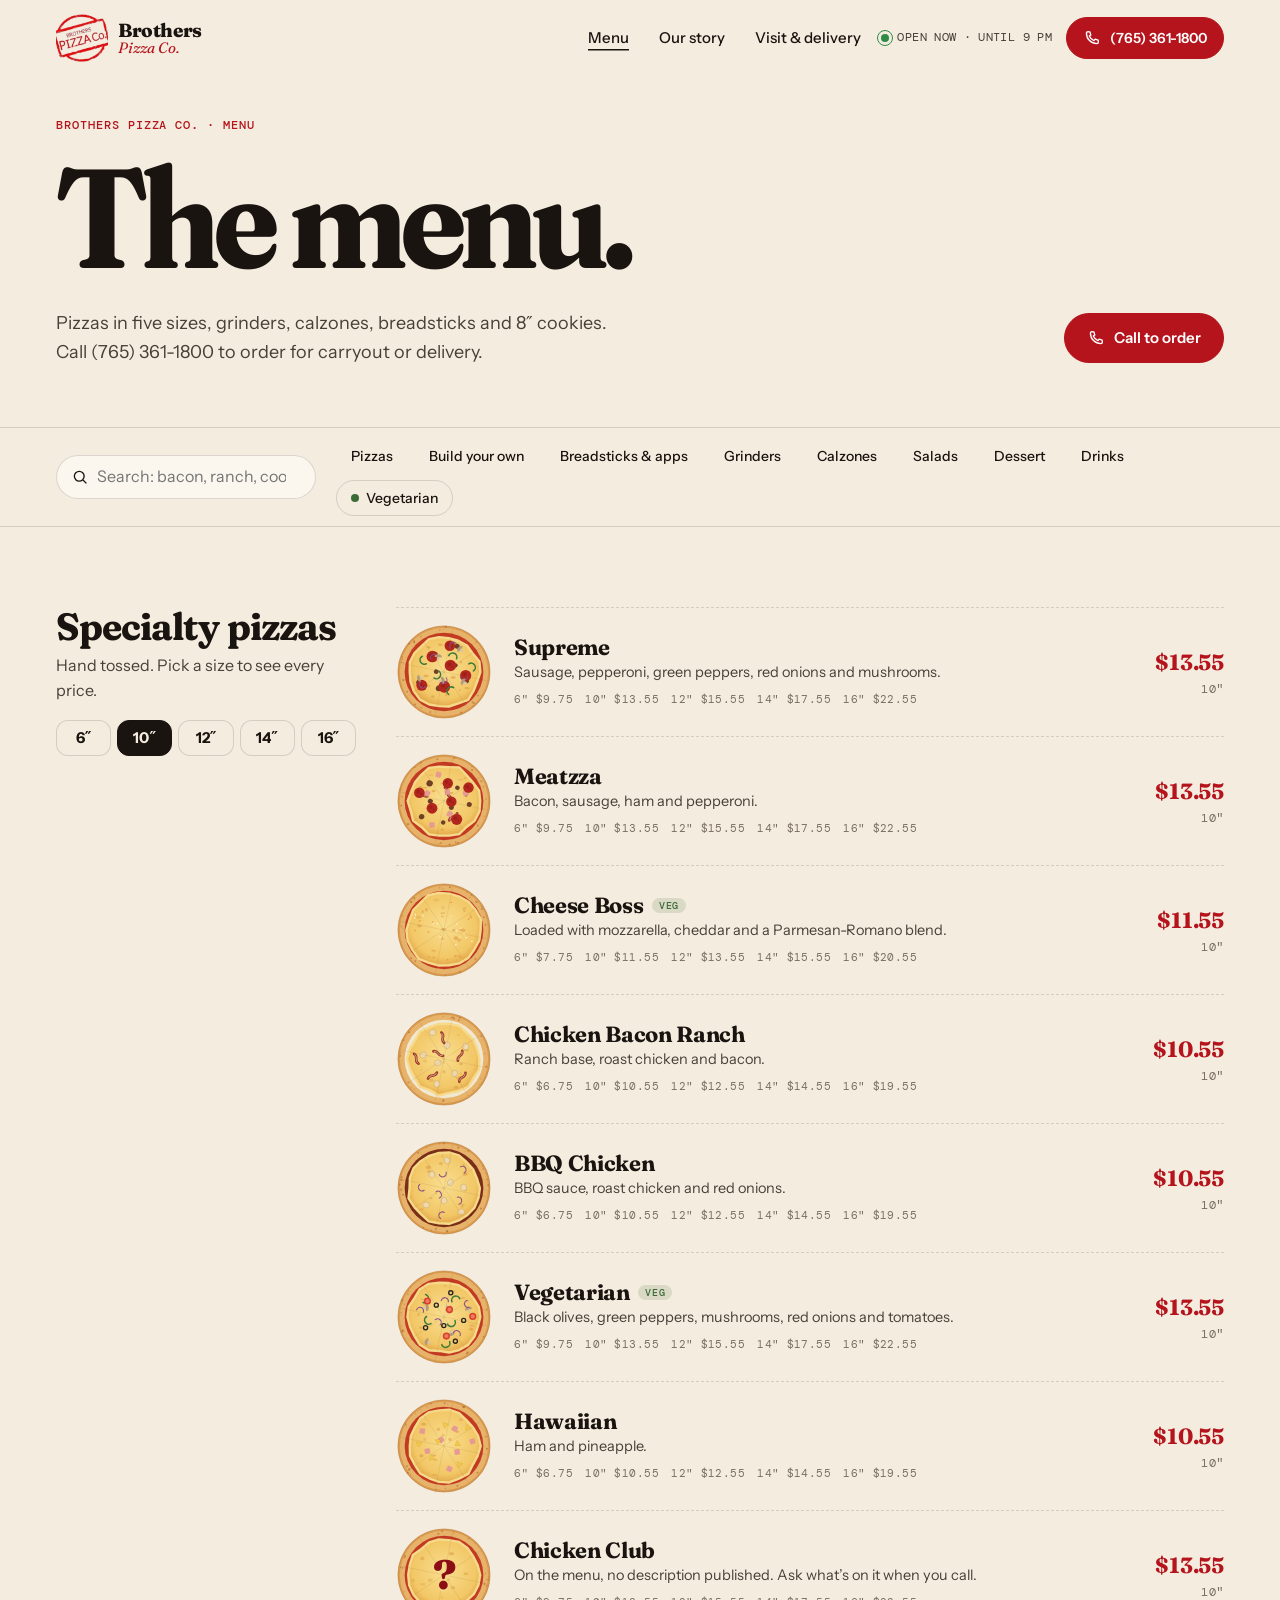
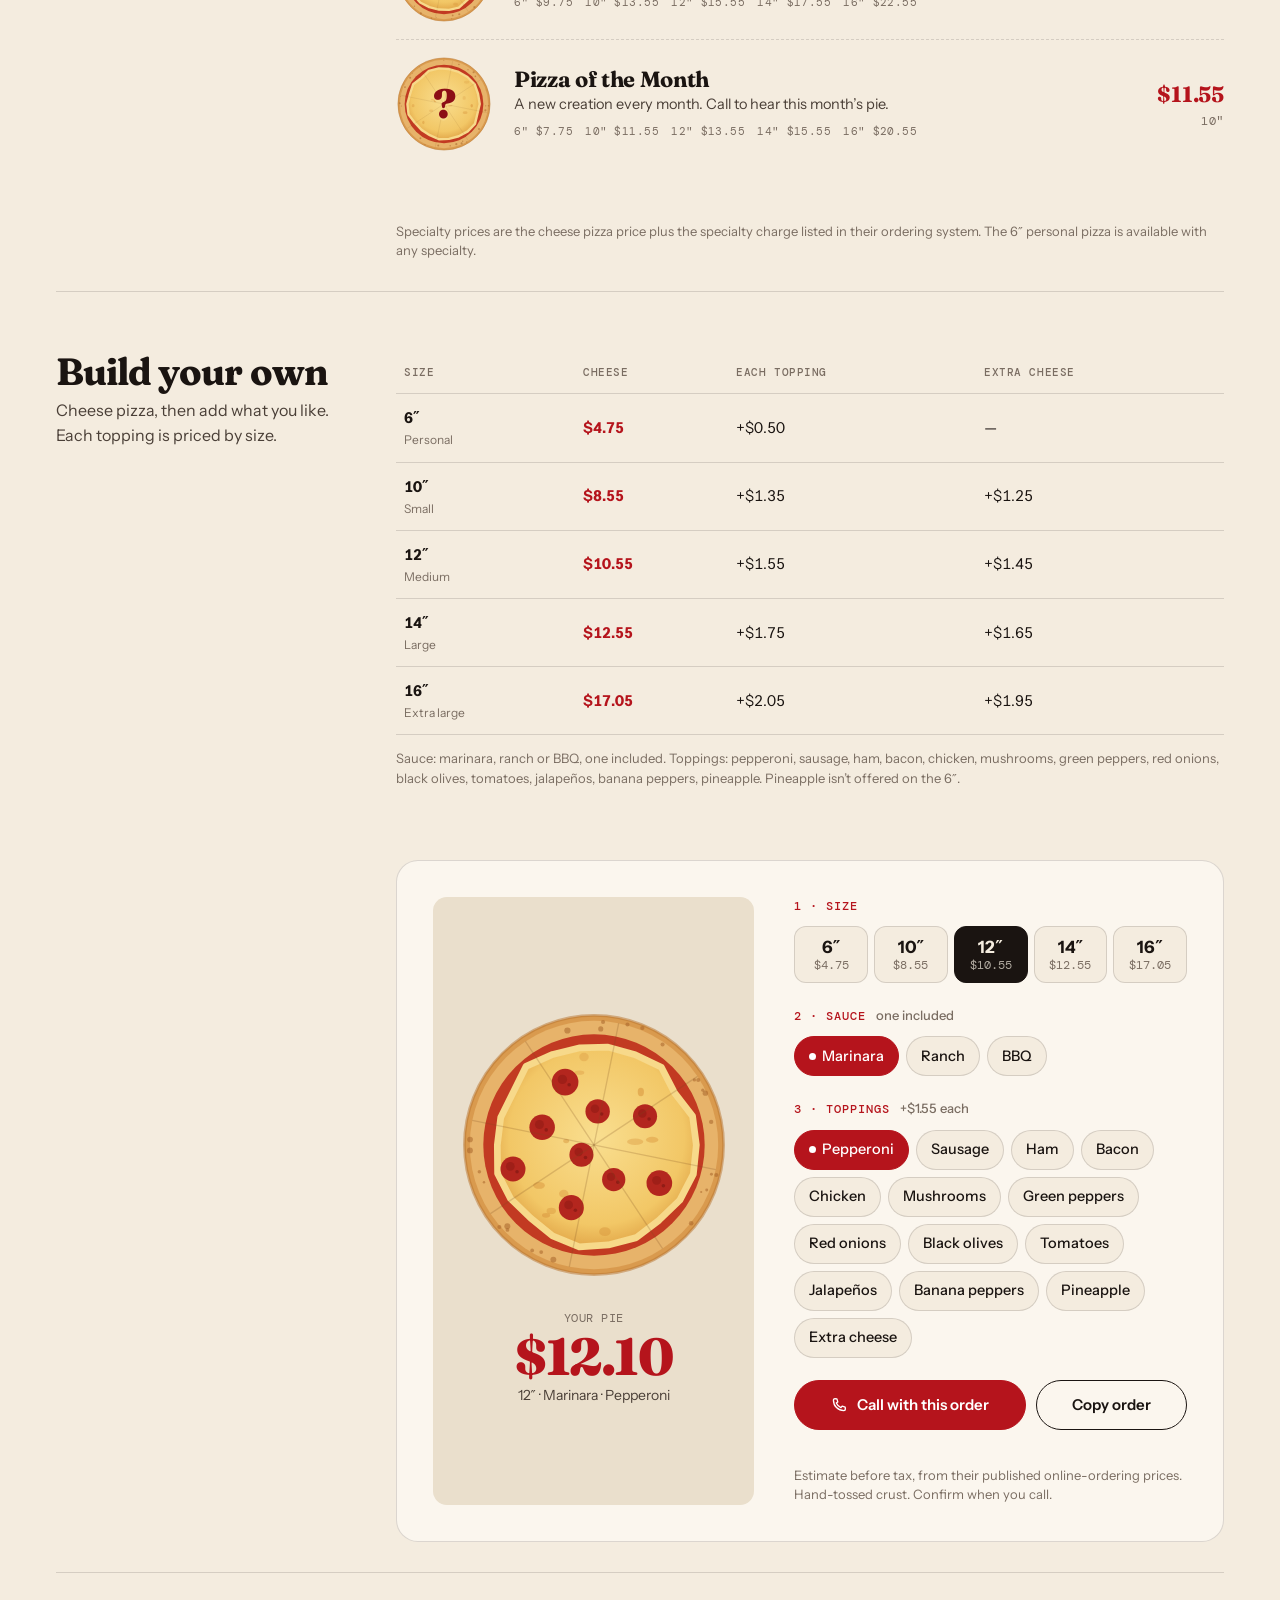
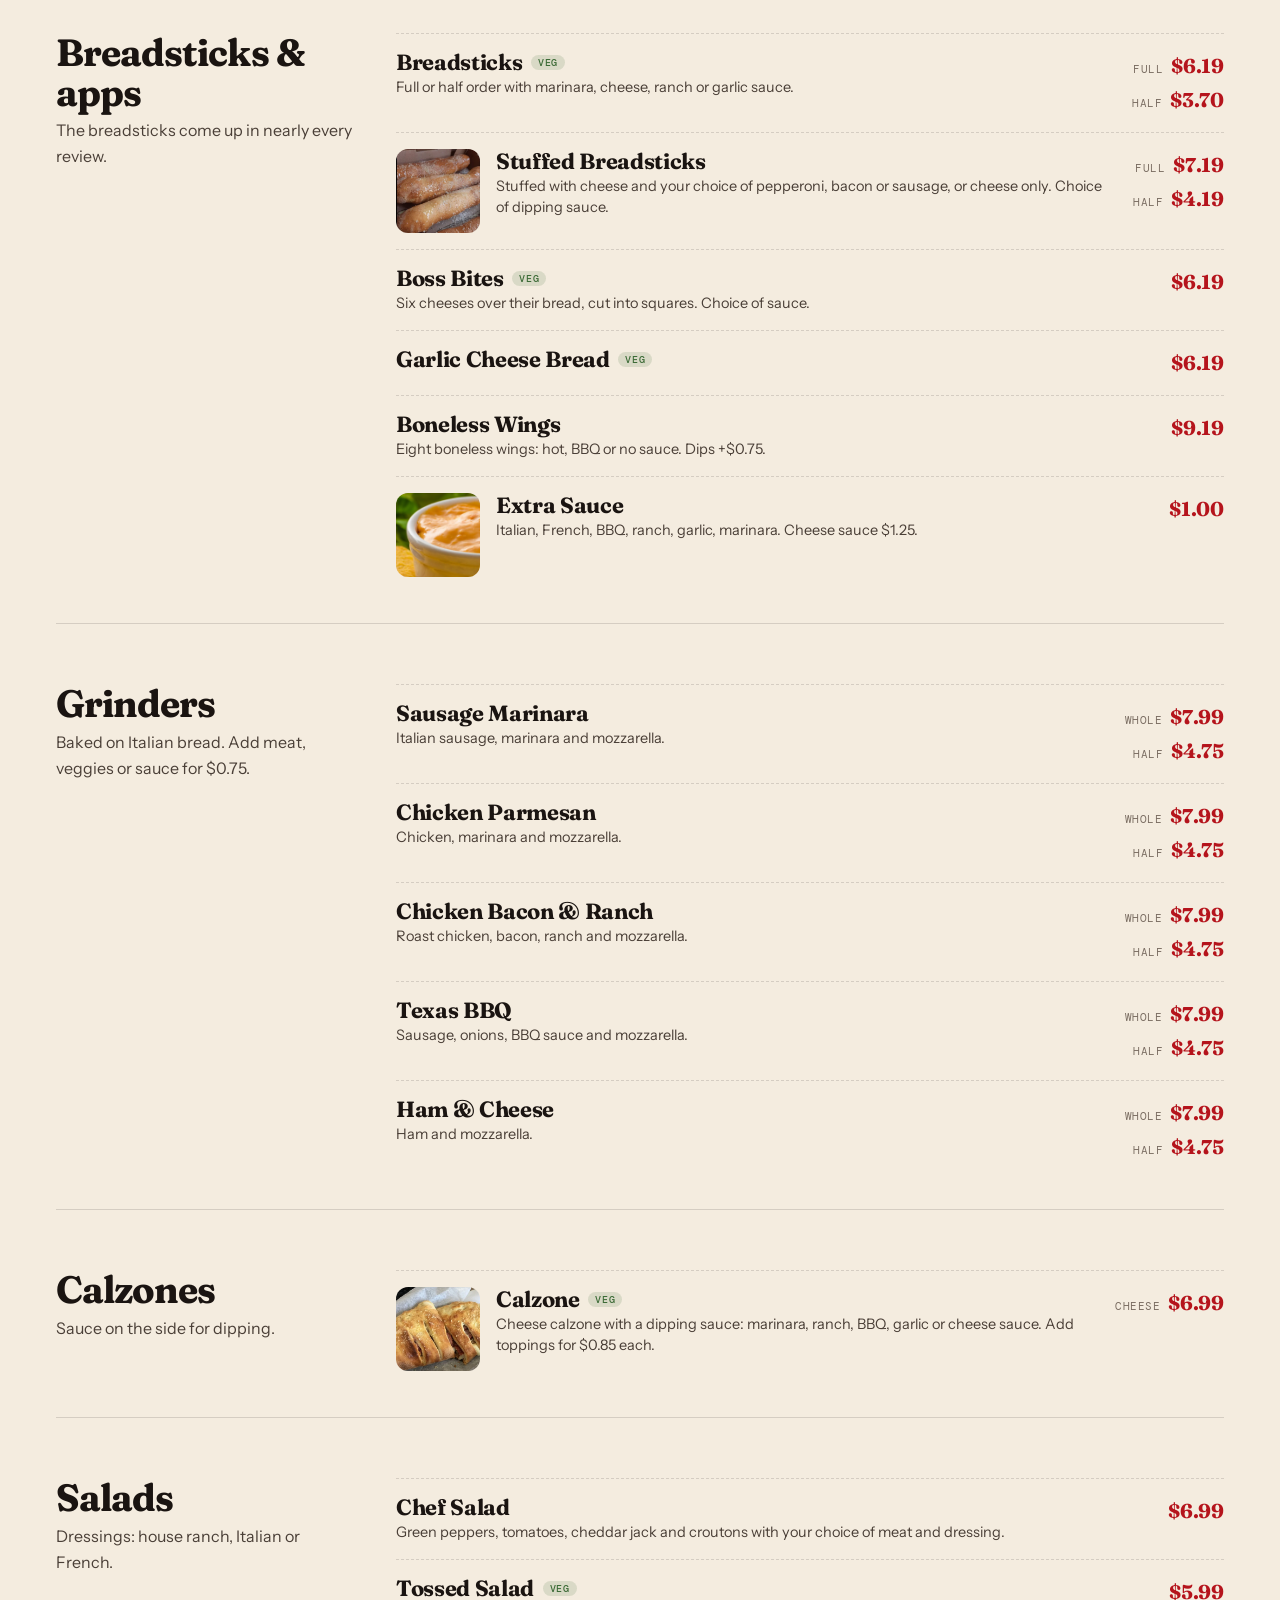
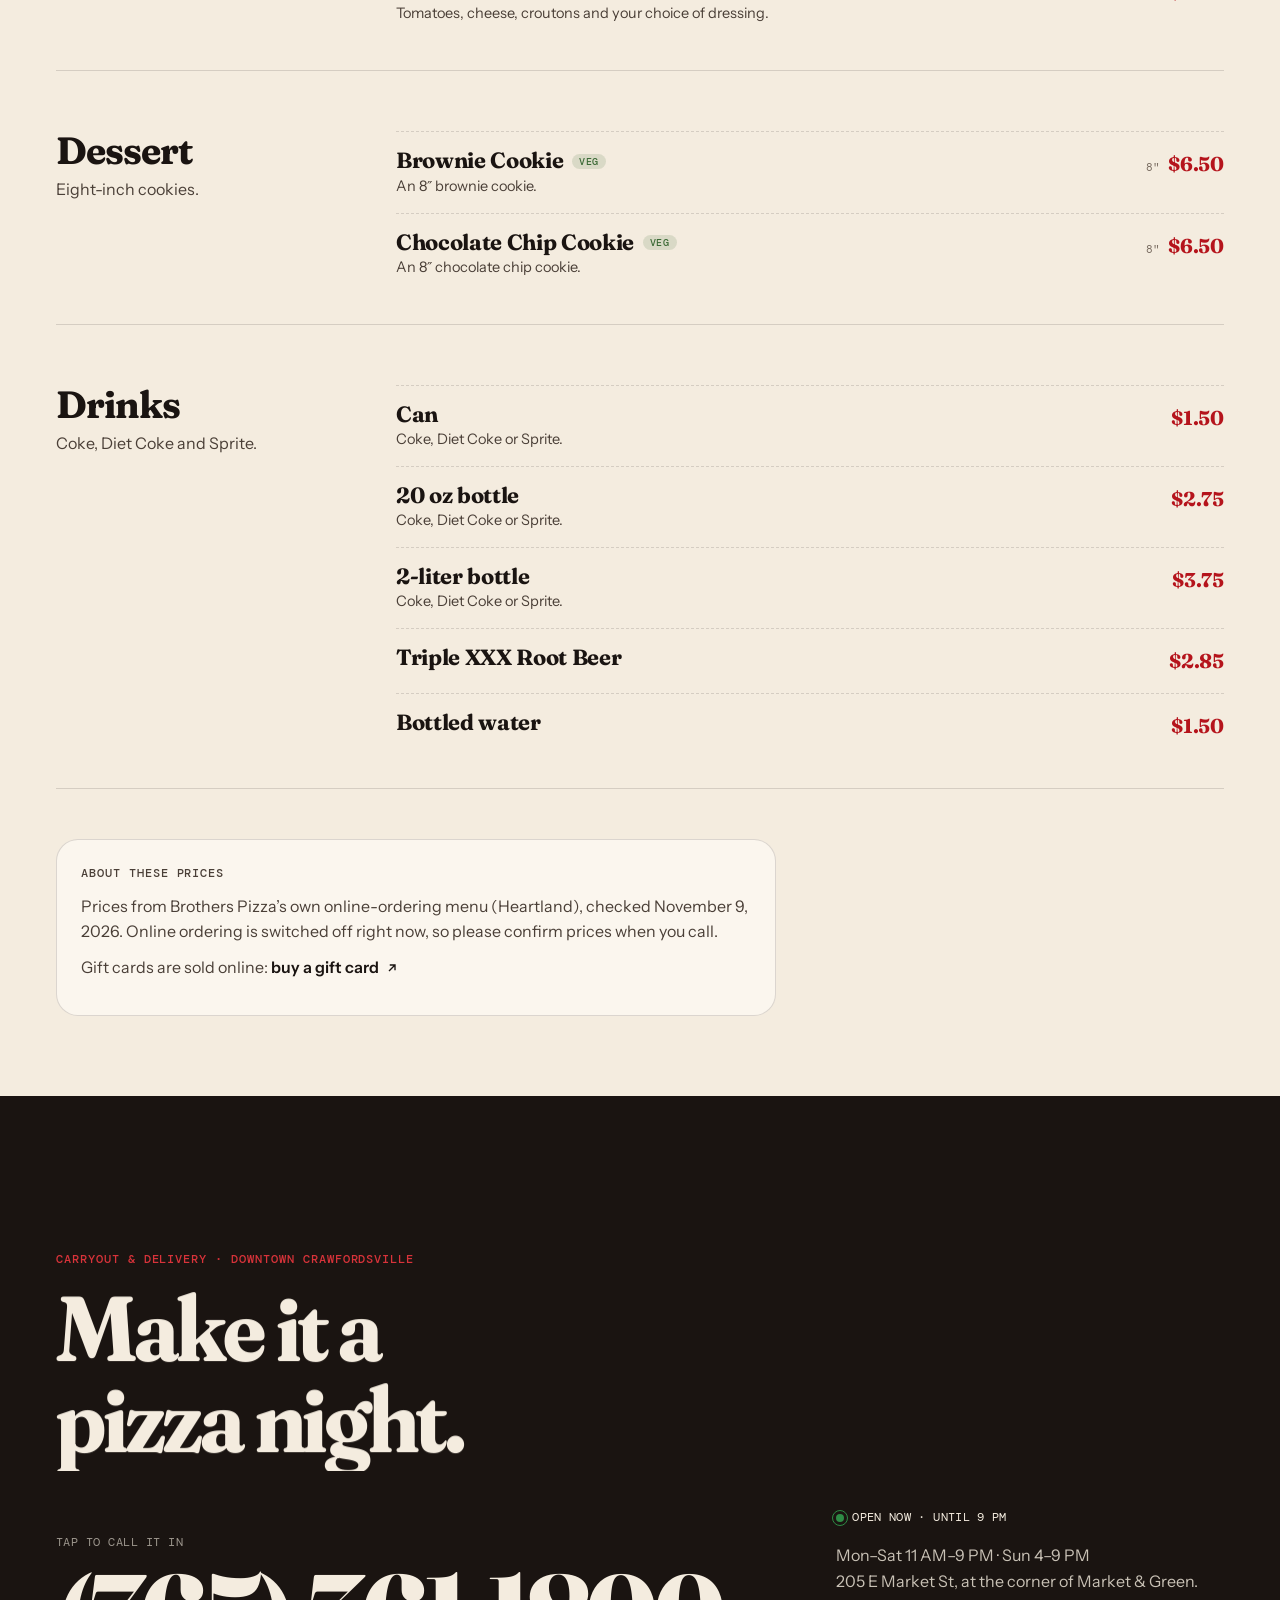
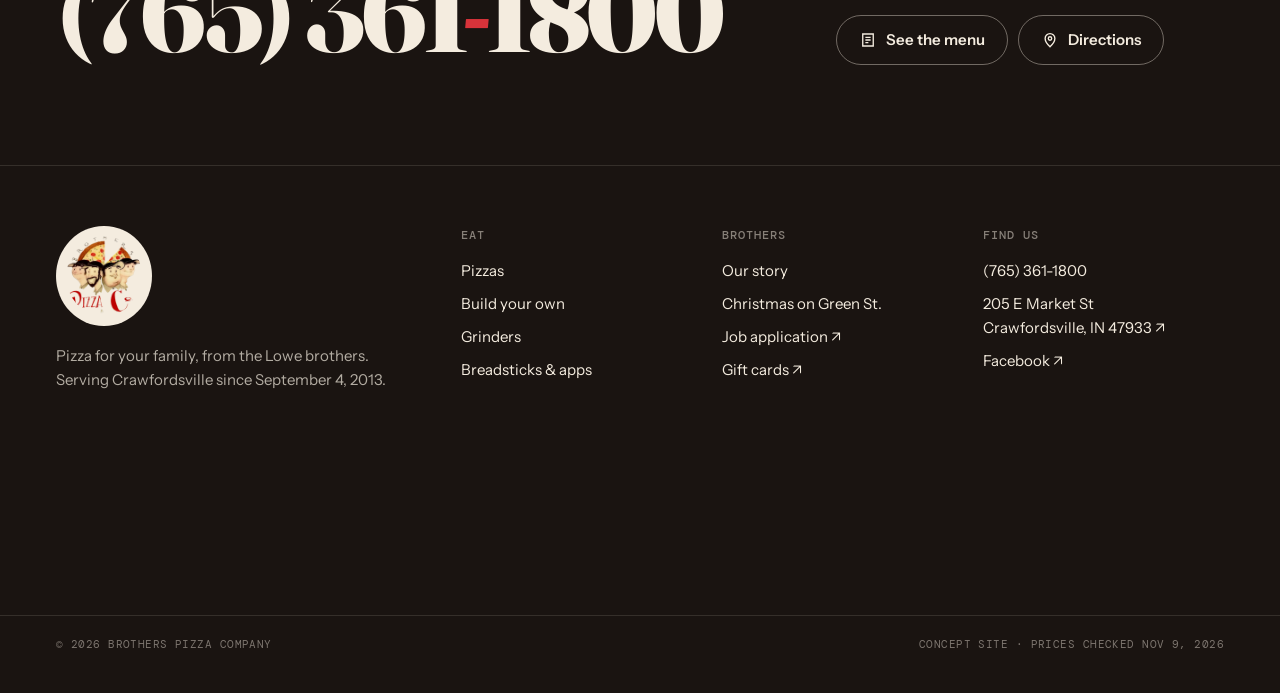
<file: menu/index.html>
<!doctype html>
<html lang="en" class="no-js">
<head>
<meta charset="utf-8">
<meta name="viewport" content="width=device-width, initial-scale=1, viewport-fit=cover">
<title>Menu · Brothers Pizza Company, Crawfordsville</title>
<meta name="description" content="Brothers Pizza menu with prices: specialty pizzas, build your own, grinders, calzones, breadsticks, salads, dessert and drinks. Call (765) 361-1800.">
<meta name="theme-color" content="#B5141C">
<meta property="og:title" content="Menu · Brothers Pizza Company, Crawfordsville"><meta property="og:description" content="Brothers Pizza menu with prices: specialty pizzas, build your own, grinders, calzones, breadsticks, salads, dessert and drinks. Call (765) 361-1800."><meta property="og:type" content="website"><meta property="og:url" content="https://justuseflint.github.io/brothers-pizza/menu/">
<meta property="og:image" content="https://justuseflint.github.io/brothers-pizza/assets/img/og.jpg">
<meta name="format-detection" content="telephone=no">
<link rel="canonical" href="https://justuseflint.github.io/brothers-pizza/menu/">
<link rel="icon" href="../assets/img/favicon.png" type="image/png"><link rel="apple-touch-icon" href="../assets/img/apple-touch-icon.png">
<link rel="preconnect" href="https://fonts.googleapis.com"><link rel="preconnect" href="https://fonts.gstatic.com" crossorigin>
<link rel="stylesheet" href="https://fonts.googleapis.com/css2?family=Fraunces:ital,opsz,wght,SOFT,WONK@0,9..144,400..900,0..100,0..1;1,9..144,400..800,0..100,0..1&family=Instrument+Sans:wght@400..700&family=DM+Mono:wght@400;500&display=swap">
<link rel="stylesheet" href="../assets/css/site.css">
<script type="application/ld+json">{"@context":"https://schema.org","@type":"Restaurant","name":"Brothers Pizza Company","servesCuisine":"Pizza","slogan":"Pizza for your family","telephone":"+1-765-361-1800","address":{"@type":"PostalAddress","streetAddress":"205 E Market St","addressLocality":"Crawfordsville","addressRegion":"IN","postalCode":"47933","addressCountry":"US"},"geo":{"@type":"GeoCoordinates","latitude":40.042689,"longitude":-86.899537},"openingHoursSpecification":[{"@type":"OpeningHoursSpecification","dayOfWeek":["Monday","Tuesday","Wednesday","Thursday","Friday","Saturday"],"opens":"11:00","closes":"21:00"},{"@type":"OpeningHoursSpecification","dayOfWeek":"Sunday","opens":"16:00","closes":"21:00"}],"sameAs":["https://www.facebook.com/BrothersPizzaCompany/"],"foundingDate":"2013-09-04","hasMenu":"https://justuseflint.github.io/brothers-pizza/menu/"}</script>
<script>(function(d,w){var h=d.documentElement;h.className=h.className.replace('no-js','js');var rm=w.matchMedia&&w.matchMedia('(prefers-reduced-motion: reduce)').matches;if(!rm){h.classList.add('motion');try{if(sessionStorage.getItem('bp-pt')==='1')h.classList.add('pt-in')}catch(e){}}else{h.classList.add('no-motion')}setTimeout(function(){if(!w.__bpReady){h.classList.remove('motion','pt-in');h.classList.add('no-motion')}},4000)})(document,window)</script>
</head>
<body class="p-menu">
<div class="pt" aria-hidden="true"><img src="../assets/img/logo-stamp-sm.png" alt="" width="360" height="331"></div>
<a class="skip" href="#main">Skip to content</a>
<header class="hdr" data-hdr>
  <div class="hdr-in">
    <a class="hdr-logo" href="../" aria-label="Brothers Pizza Company, home"><img src="../assets/img/logo-stamp-sm.png" alt="" width="360" height="331"><span class="hl-t"><b>Brothers</b><i>Pizza Co.</i></span></a>
    <nav class="hdr-nav" aria-label="Primary"><a href="../menu/" aria-current="page" class="ul">Menu</a><a href="../story/" class="ul">Our story</a><a href="../visit/" class="ul">Visit & delivery</a></nav>
    <div class="hdr-r">
      <span class="status hdr-status" data-status><i></i><span data-status-t>Mon–Sat 11–9 · Sun 4–9</span></span>
      <a class="btn btn-red btn-sm hdr-cta" href="tel:+17653611800" data-magnetic><span><svg class="ico" viewBox="0 0 24 24" aria-hidden="true"><path d="M6.6 3.5l2.6.3 1.2 4-2 1.6a12 12 0 006.2 6.2l1.6-2 4 1.2.3 2.6c0 1-.9 2-2 2C10.8 19.4 4.6 13.2 4.6 5.5c0-1.1 1-2 2-2z" fill="none" stroke="currentColor" stroke-width="1.8" stroke-linejoin="round"/></svg>(765) 361-1800</span></a>
      <a class="hdr-callm" href="tel:+17653611800" aria-label="Call (765) 361-1800"><svg class="ico" viewBox="0 0 24 24" aria-hidden="true"><path d="M6.6 3.5l2.6.3 1.2 4-2 1.6a12 12 0 006.2 6.2l1.6-2 4 1.2.3 2.6c0 1-.9 2-2 2C10.8 19.4 4.6 13.2 4.6 5.5c0-1.1 1-2 2-2z" fill="none" stroke="currentColor" stroke-width="1.8" stroke-linejoin="round"/></svg></a>
      <button class="menu-btn" type="button" aria-expanded="false" aria-controls="menu" data-menu-btn><span class="mb-t"><span>Menu</span><span>Close</span></span><span class="mb-i"><i></i><i></i></span></button>
    </div>
  </div>
</header>
<div class="menu" id="menu" data-menu aria-hidden="true">
  <nav class="menu-nav" aria-label="Mobile"><a href="../"><span class="mono">01</span><span class="mn-t">Home</span></a><a href="../menu/"><span class="mono">02</span><span class="mn-t">Menu</span></a><a href="../story/"><span class="mono">03</span><span class="mn-t">Our story</span></a><a href="../visit/"><span class="mono">04</span><span class="mn-t">Visit & delivery</span></a></nav>
  <div class="menu-foot">
    <span class="status " data-status><i></i><span data-status-t>Mon–Sat 11–9 · Sun 4–9</span></span>
    <a class="menu-call" href="tel:+17653611800"><svg class="ico" viewBox="0 0 24 24" aria-hidden="true"><path d="M6.6 3.5l2.6.3 1.2 4-2 1.6a12 12 0 006.2 6.2l1.6-2 4 1.2.3 2.6c0 1-.9 2-2 2C10.8 19.4 4.6 13.2 4.6 5.5c0-1.1 1-2 2-2z" fill="none" stroke="currentColor" stroke-width="1.8" stroke-linejoin="round"/></svg><span><span class="eyebrow">Call to order</span>(765) 361-1800</span></a>
    <p class="mono menu-addr">205 E Market St, Crawfordsville</p>
  </div>
</div>
<main id="main">

<section class="phero mhero">
  <div class="wrap">
    <p class="eyebrow" data-fade>Brothers Pizza Co. · Menu</p>
    <h1 class="h-xxl" data-split="hero">The menu.</h1>
    <div class="mhero-row" data-fade><p class="mhero-p">Pizzas in five sizes, grinders, calzones, breadsticks and 8″ cookies. Call (765) 361-1800 to order for carryout or delivery.</p><a class="btn btn-red " href="tel:+17653611800" data-magnetic data-cursor="Call"><span><svg class="ico" viewBox="0 0 24 24" aria-hidden="true"><path d="M6.6 3.5l2.6.3 1.2 4-2 1.6a12 12 0 006.2 6.2l1.6-2 4 1.2.3 2.6c0 1-.9 2-2 2C10.8 19.4 4.6 13.2 4.6 5.5c0-1.1 1-2 2-2z" fill="none" stroke="currentColor" stroke-width="1.8" stroke-linejoin="round"/></svg>Call to order</span></a></div>
  </div>
</section>

<div class="mnav" data-mnav>
  <div class="wrap mnav-in">
    <label class="msearch"><svg class="ico" viewBox="0 0 24 24" aria-hidden="true"><circle cx="11" cy="11" r="6.5" fill="none" stroke="currentColor" stroke-width="1.8"/><path d="M16 16l4.5 4.5" stroke="currentColor" stroke-width="1.8"/></svg><span class="sr">Search the menu</span><input type="search" placeholder="Search: bacon, ranch, cookie…" data-msearch autocomplete="off"></label>
    <nav class="mcats" aria-label="Menu categories" data-mcats><a href="#pizzas" data-cat="pizzas">Pizzas</a><a href="#build" data-cat="build">Build your own</a><a href="#apps" data-cat="apps">Breadsticks & apps</a><a href="#grinders" data-cat="grinders">Grinders</a><a href="#calzones" data-cat="calzones">Calzones</a><a href="#salads" data-cat="salads">Salads</a><a href="#dessert" data-cat="dessert">Dessert</a><a href="#drinks" data-cat="drinks">Drinks</a><button type="button" class="mveg" aria-pressed="false" data-mveg>Vegetarian</button></nav>
  </div>
</div>

<div class="wrap mbody">
  <p class="mempty" data-mempty hidden>Nothing matches that. Try “sausage” or “ranch”, or call (765) 361-1800 and ask.</p>

  <section class="mcat" id="pizzas" data-mcat aria-labelledby="pz-h">
    <div class="mcat-head">
      <h2 id="pz-h" class="h-md">Specialty pizzas</h2>
      <p>Hand tossed. Pick a size to see every price.</p>
      <div class="seg seg-sm" role="radiogroup" aria-label="Show prices for size" data-psize><label class="seg-o"><input type="radio" name="psize" value="0"><span><b>6″</b></span></label><label class="seg-o"><input type="radio" name="psize" value="1" checked><span><b>10″</b></span></label><label class="seg-o"><input type="radio" name="psize" value="2"><span><b>12″</b></span></label><label class="seg-o"><input type="radio" name="psize" value="3"><span><b>14″</b></span></label><label class="seg-o"><input type="radio" name="psize" value="4"><span><b>16″</b></span></label></div>
    </div>
    <ul class="pz-list">
      <li class="pz" id="supreme" data-item data-tags="" data-q="supreme sausage, pepperoni, green peppers, red onions and mushrooms. sausage pepperoni green-peppers red-onions mushrooms">
        <div class="pz-art"><svg class="pie" viewBox="0 0 200 200" role="img" aria-label="Supreme, illustrated"><defs><radialGradient id="pecudxlc" cx="50%" cy="45%" r="55%"><stop offset="0" stop-color="#F9DE8F"/><stop offset=".8" stop-color="#F2C766"/><stop offset="1" stop-color="#E3A94B"/></radialGradient></defs><circle cx="100" cy="100" r="96" fill="#D99A4E"/><circle cx="100" cy="100" r="92" fill="#E7B36A"/><circle cx="100" cy="100" r="96" fill="none" stroke="#B8752F" stroke-width="2" opacity=".5"/><circle cx="15.0" cy="116.8" r="2.3" fill="#A8652A" opacity=".55"/><circle cx="37.8" cy="37.7" r="2.0" fill="#A8652A" opacity=".55"/><circle cx="52.3" cy="25.5" r="1.2" fill="#A8652A" opacity=".55"/><circle cx="135.6" cy="184.4" r="2.3" fill="#A8652A" opacity=".55"/><circle cx="15.3" cy="80.8" r="0.9" fill="#A8652A" opacity=".55"/><circle cx="91.4" cy="12.4" r="1.6" fill="#A8652A" opacity=".55"/><circle cx="71.4" cy="183.5" r="1.9" fill="#A8652A" opacity=".55"/><circle cx="170.8" cy="149.1" r="1.9" fill="#A8652A" opacity=".55"/><circle cx="161.7" cy="170.6" r="1.2" fill="#A8652A" opacity=".55"/><circle cx="39.6" cy="167.6" r="2.1" fill="#A8652A" opacity=".55"/><circle cx="12.6" cy="68.6" r="1.6" fill="#A8652A" opacity=".55"/><circle cx="99.1" cy="11.5" r="0.9" fill="#A8652A" opacity=".55"/><circle cx="13.9" cy="73.7" r="1.3" fill="#A8652A" opacity=".55"/><circle cx="52.6" cy="174.7" r="1.6" fill="#A8652A" opacity=".55"/><circle cx="159.3" cy="162.4" r="1.6" fill="#A8652A" opacity=".55"/><circle cx="34.8" cy="33.0" r="1.1" fill="#A8652A" opacity=".55"/><circle cx="178.8" cy="148.5" r="0.9" fill="#A8652A" opacity=".55"/><circle cx="37.9" cy="38.2" r="1.8" fill="#A8652A" opacity=".55"/><circle cx="166.8" cy="38.1" r="1.5" fill="#A8652A" opacity=".55"/><circle cx="23.5" cy="141.1" r="2.0" fill="#A8652A" opacity=".55"/><circle cx="103.6" cy="6.2" r="2.3" fill="#A8652A" opacity=".55"/><circle cx="102.9" cy="188.8" r="0.9" fill="#A8652A" opacity=".55"/><circle cx="11.7" cy="79.6" r="1.4" fill="#A8652A" opacity=".55"/><circle cx="27.4" cy="41.2" r="2.0" fill="#A8652A" opacity=".55"/><circle cx="38.1" cy="34.8" r="1.6" fill="#A8652A" opacity=".55"/><circle cx="162.0" cy="164.5" r="2.1" fill="#A8652A" opacity=".55"/><circle cx="100" cy="100" r="82" fill="#C23A22"/><path d="M175.8 100.0L169.0 120.3L161.5 139.5L150.3 158.1L129.9 165.5L110.3 171.9L89.8 171.1L69.2 167.6L50.1 157.6L37.2 140.4L30.3 120.5L28.6 100.0L28.9 79.1L38.5 60.5L53.2 46.0L68.8 31.7L89.6 27.4L110.1 29.5L129.7 34.9L147.8 44.8L159.8 61.6L173.8 78.3Z" fill="url(#pecudxlc)" stroke="#F7D98A" stroke-width="5" stroke-linejoin="round"/><ellipse cx="104.5" cy="147.3" rx="2.5" ry="3.9" fill="#D9963E" opacity="0.38"/><ellipse cx="76.7" cy="151.0" rx="3.5" ry="2.5" fill="#D9963E" opacity="0.55"/><ellipse cx="62.8" cy="108.3" rx="5.7" ry="2.4" fill="#D9963E" opacity="0.55"/><ellipse cx="135.3" cy="79.5" rx="2.5" ry="3.0" fill="#D9963E" opacity="0.52"/><ellipse cx="67.8" cy="128.6" rx="3.3" ry="3.2" fill="#D9963E" opacity="0.33"/><ellipse cx="108.6" cy="130.6" rx="3.7" ry="3.2" fill="#D9963E" opacity="0.50"/><ellipse cx="91.1" cy="41.8" rx="2.3" ry="2.0" fill="#D9963E" opacity="0.38"/><ellipse cx="92.6" cy="43.7" rx="5.0" ry="2.2" fill="#D9963E" opacity="0.48"/><ellipse cx="147.9" cy="133.7" rx="5.3" ry="2.4" fill="#D9963E" opacity="0.51"/><ellipse cx="119.0" cy="111.3" rx="5.4" ry="3.3" fill="#D9963E" opacity="0.51"/><ellipse cx="68.1" cy="48.7" rx="4.1" ry="2.4" fill="#D9963E" opacity="0.59"/><ellipse cx="132.9" cy="137.8" rx="2.4" ry="2.2" fill="#D9963E" opacity="0.32"/><g class="pie-tops"><g class="pt-sausage"><g transform="translate(84 98.8) scale(1.25) translate(-84 -98.8)"><path d="M79.57293937169015 98.8q1.7708242513239385 -4.427060628309846 4.427060628309846 -3.541648502647877q4.427060628309846 0.8854121256619693 3.9843545654788612 4.427060628309846q-1.3281181884929538 3.9843545654788612 -4.427060628309846 3.541648502647877q-3.9843545654788612 -0.4427060628309846 -3.9843545654788612 -4.427060628309846z" fill="#6E4127"/></g><g transform="translate(124.3 85.6) scale(1.25) translate(-124.3 -85.6)"><path d="M120.2924676627852 85.6q1.6030129348859192 -4.007532337214798 4.007532337214798 -3.2060258697718385q4.007532337214798 0.8015064674429596 3.606779103493318 4.007532337214798q-1.2022597011644394 3.606779103493318 -4.007532337214798 3.2060258697718385q-3.606779103493318 -0.4007532337214798 -3.606779103493318 -4.007532337214798z" fill="#6E4127"/></g><g transform="translate(89.3 133.4) scale(1.25) translate(-89.3 -133.4)"><path d="M83.92910451134667 133.4q2.148358195461333 -5.370895488653332 5.370895488653332 -4.296716390922666q5.370895488653332 1.0741790977306664 4.833805939787999 5.370895488653332q-1.6112686465959996 4.833805939787999 -5.370895488653332 4.296716390922666q-4.833805939787999 -0.5370895488653332 -4.833805939787999 -5.370895488653332z" fill="#6E4127"/></g><g transform="translate(80.7 63) scale(1.25) translate(-80.7 -63)"><path d="M74.98681799350307 63q2.2852728025987745 -5.713182006496936 5.713182006496936 -4.570545605197549q5.713182006496936 1.1426364012993873 5.141863805847243 5.713182006496936q-1.7139546019490808 5.141863805847243 -5.713182006496936 4.570545605197549q-5.141863805847243 -0.5713182006496936 -5.141863805847243 -5.713182006496936z" fill="#6E4127"/></g><g transform="translate(147.3 117.9) scale(1.25) translate(-147.3 -117.9)"><path d="M142.8022397004068 117.9q1.7991041198372841 -4.49776029959321 4.49776029959321 -3.5982082396745683q4.49776029959321 0.8995520599186421 4.047984269633889 4.49776029959321q-1.349328089877963 4.047984269633889 -4.49776029959321 3.5982082396745683q-4.047984269633889 -0.44977602995932103 -4.047984269633889 -4.49776029959321z" fill="#6E4127"/></g><g transform="translate(48.1 121) scale(1.25) translate(-48.1 -121)"><path d="M43.08463621782139 121q2.0061455128714445 -5.015363782178611 5.015363782178611 -4.012291025742889q5.015363782178611 1.0030727564357222 4.513827403960749 5.015363782178611q-1.504609134653583 4.513827403960749 -5.015363782178611 4.012291025742889q-4.513827403960749 -0.5015363782178611 -4.513827403960749 -5.015363782178611z" fill="#6E4127"/></g><g transform="translate(127.5 45.9) scale(1.25) translate(-127.5 -45.9)"><path d="M122.77105227392167 45.9q1.8915790904313328 -4.7289477260783315 4.7289477260783315 -3.7831581808626655q4.7289477260783315 0.9457895452156664 4.2560529534704985 4.7289477260783315q-1.4186843178234994 4.2560529534704985 -4.7289477260783315 3.7831581808626655q-4.2560529534704985 -0.4728947726078332 -4.2560529534704985 -4.7289477260783315z" fill="#6E4127"/></g></g><g class="pt-pepperoni"><g transform="translate(113.4 86.6) scale(1.25) translate(-113.4 -86.6)"><circle cx="113.4" cy="86.6" r="9.536933907540515" fill="#B3261E"/><circle cx="111.4" cy="84.6" r="3.33792686763918" fill="#8E1A14" opacity=".55"/><circle cx="116.4" cy="88.6" r="1.3" fill="#7A1510" opacity=".6"/></g><g transform="translate(100.6 130.7) scale(1.25) translate(-100.6 -130.7)"><circle cx="100.6" cy="130.7" r="9.82428950513713" fill="#B3261E"/><circle cx="98.6" cy="128.7" r="3.4385013267979954" fill="#8E1A14" opacity=".55"/><circle cx="103.6" cy="132.7" r="1.3" fill="#7A1510" opacity=".6"/></g><g transform="translate(75.7 67.8) scale(1.25) translate(-75.7 -67.8)"><circle cx="75.7" cy="67.8" r="9.665672386763617" fill="#B3261E"/><circle cx="73.7" cy="65.8" r="3.382985335367266" fill="#8E1A14" opacity=".55"/><circle cx="78.7" cy="69.8" r="1.3" fill="#7A1510" opacity=".6"/></g><g transform="translate(145.2 107.2) scale(1.25) translate(-145.2 -107.2)"><circle cx="145.2" cy="107.2" r="9.285156156402081" fill="#B3261E"/><circle cx="143.2" cy="105.2" r="3.2498046547407284" fill="#8E1A14" opacity=".55"/><circle cx="148.2" cy="109.2" r="1.3" fill="#7A1510" opacity=".6"/></g><g transform="translate(53.8 127.7) scale(1.25) translate(-53.8 -127.7)"><circle cx="53.8" cy="127.7" r="9.116640874417499" fill="#B3261E"/><circle cx="51.8" cy="125.7" r="3.1908243060461245" fill="#8E1A14" opacity=".55"/><circle cx="56.8" cy="129.7" r="1.3" fill="#7A1510" opacity=".6"/></g><g transform="translate(112.2 45.3) scale(1.25) translate(-112.2 -45.3)"><circle cx="112.2" cy="45.3" r="8.816716735600494" fill="#B3261E"/><circle cx="110.2" cy="43.3" r="3.085850857460173" fill="#8E1A14" opacity=".55"/><circle cx="115.2" cy="47.3" r="1.3" fill="#7A1510" opacity=".6"/></g></g><g class="pt-green-peppers"><g transform="translate(84.2 105.4) scale(1.25) translate(-84.2 -105.4)"><path d="M77.2 105.4a7 7 0 0 1 14 0" stroke="#3E7B3A" stroke-width="2.6" fill="none" stroke-linecap="round" transform="rotate(126 84.2 105.4)"/></g><g transform="translate(118 69.2) scale(1.25) translate(-118 -69.2)"><path d="M111 69.2a7 7 0 0 1 14 0" stroke="#3E7B3A" stroke-width="2.6" fill="none" stroke-linecap="round" transform="rotate(22 118 69.2)"/></g><g transform="translate(114.8 139.7) scale(1.25) translate(-114.8 -139.7)"><path d="M107.8 139.7a7 7 0 0 1 14 0" stroke="#3E7B3A" stroke-width="2.6" fill="none" stroke-linecap="round" transform="rotate(306 114.8 139.7)"/></g><g transform="translate(58.8 75) scale(1.25) translate(-58.8 -75)"><path d="M51.8 75a7 7 0 0 1 14 0" stroke="#3E7B3A" stroke-width="2.6" fill="none" stroke-linecap="round" transform="rotate(242 58.8 75)"/></g><g transform="translate(156.5 90.3) scale(1.25) translate(-156.5 -90.3)"><path d="M149.5 90.3a7 7 0 0 1 14 0" stroke="#3E7B3A" stroke-width="2.6" fill="none" stroke-linecap="round" transform="rotate(57 156.5 90.3)"/></g></g><g class="pt-red-onions"><g transform="translate(98.8 117) scale(1.25) translate(-98.8 -117)"><path d="M92.8 117a6 6 0 0 1 12 0" stroke="#8B4F86" stroke-width="1.8" fill="none" stroke-linecap="round" transform="rotate(138 98.8 117)"/></g><g transform="translate(79.1 71) scale(1.25) translate(-79.1 -71)"><path d="M73.1 71a6 6 0 0 1 12 0" stroke="#8B4F86" stroke-width="1.8" fill="none" stroke-linecap="round" transform="rotate(351 79.1 71)"/></g><g transform="translate(141.7 109) scale(1.25) translate(-141.7 -109)"><path d="M135.7 109a6 6 0 0 1 12 0" stroke="#8B4F86" stroke-width="1.8" fill="none" stroke-linecap="round" transform="rotate(186 141.7 109)"/></g><g transform="translate(56.4 125.9) scale(1.25) translate(-56.4 -125.9)"><path d="M50.4 125.9a6 6 0 0 1 12 0" stroke="#8B4F86" stroke-width="1.8" fill="none" stroke-linecap="round" transform="rotate(219 56.4 125.9)"/></g><g transform="translate(119.4 45.3) scale(1.25) translate(-119.4 -45.3)"><path d="M113.4 45.3a6 6 0 0 1 12 0" stroke="#8B4F86" stroke-width="1.8" fill="none" stroke-linecap="round" transform="rotate(321 119.4 45.3)"/></g></g><g class="pt-mushrooms"><g transform="translate(95 117.4) scale(1.25) translate(-95 -117.4)"><g transform="rotate(74 95 117.4)"><path d="M89 117.4a6 5 0 0 1 12 0z" fill="#B59A7A"/><rect x="93" y="117.4" width="4" height="5" rx="1" fill="#D8C4A6"/></g></g><g transform="translate(87.9 69.2) scale(1.25) translate(-87.9 -69.2)"><g transform="rotate(5 87.9 69.2)"><path d="M81.9 69.2a6 5 0 0 1 12 0z" fill="#B59A7A"/><rect x="85.9" y="69.2" width="4" height="5" rx="1" fill="#D8C4A6"/></g></g><g transform="translate(141.6 121.1) scale(1.25) translate(-141.6 -121.1)"><g transform="rotate(298 141.6 121.1)"><path d="M135.6 121.1a6 5 0 0 1 12 0z" fill="#B59A7A"/><rect x="139.6" y="121.1" width="4" height="5" rx="1" fill="#D8C4A6"/></g></g><g transform="translate(50.2 112.8) scale(1.25) translate(-50.2 -112.8)"><g transform="rotate(256 50.2 112.8)"><path d="M44.2 112.8a6 5 0 0 1 12 0z" fill="#B59A7A"/><rect x="48.2" y="112.8" width="4" height="5" rx="1" fill="#D8C4A6"/></g></g><g transform="translate(134.6 53.1) scale(1.25) translate(-134.6 -53.1)"><g transform="rotate(311 134.6 53.1)"><path d="M128.6 53.1a6 5 0 0 1 12 0z" fill="#B59A7A"/><rect x="132.6" y="53.1" width="4" height="5" rx="1" fill="#D8C4A6"/></g></g></g></g><line x1="190.2" y1="118.3" x2="9.8" y2="81.7" stroke="#7A4A1E" stroke-width="1" opacity=".22"/><line x1="150.8" y1="176.7" x2="49.2" y2="23.3" stroke="#7A4A1E" stroke-width="1" opacity=".22"/><line x1="81.7" y1="190.2" x2="118.3" y2="9.8" stroke="#7A4A1E" stroke-width="1" opacity=".22"/><line x1="23.3" y1="150.8" x2="176.7" y2="49.2" stroke="#7A4A1E" stroke-width="1" opacity=".22"/></svg></div>
        <div class="pz-t"><h3>Supreme </h3><p>Sausage, pepperoni, green peppers, red onions and mushrooms.</p>
          <div class="pz-all mono"><span>6″ $9.75</span><span>10″ $13.55</span><span>12″ $15.55</span><span>14″ $17.55</span><span>16″ $22.55</span></div></div>
        <div class="pz-p" data-prices="9.75,13.55,15.55,17.55,22.55"><b>$13.55</b><i class="mono">10″</i></div>
      </li><li class="pz" id="meatzza" data-item data-tags="" data-q="meatzza bacon, sausage, ham and pepperoni. bacon sausage ham pepperoni">
        <div class="pz-art"><svg class="pie" viewBox="0 0 200 200" role="img" aria-label="Meatzza, illustrated"><defs><radialGradient id="pc1bm2fc" cx="50%" cy="45%" r="55%"><stop offset="0" stop-color="#F9DE8F"/><stop offset=".8" stop-color="#F2C766"/><stop offset="1" stop-color="#E3A94B"/></radialGradient></defs><circle cx="100" cy="100" r="96" fill="#D99A4E"/><circle cx="100" cy="100" r="92" fill="#E7B36A"/><circle cx="100" cy="100" r="96" fill="none" stroke="#B8752F" stroke-width="2" opacity=".5"/><circle cx="121.5" cy="10.4" r="2.2" fill="#A8652A" opacity=".55"/><circle cx="158.1" cy="28.5" r="1.2" fill="#A8652A" opacity=".55"/><circle cx="158.1" cy="34.9" r="1.3" fill="#A8652A" opacity=".55"/><circle cx="124.1" cy="186.1" r="1.6" fill="#A8652A" opacity=".55"/><circle cx="12.7" cy="91.1" r="1.6" fill="#A8652A" opacity=".55"/><circle cx="39.5" cy="29.7" r="1.4" fill="#A8652A" opacity=".55"/><circle cx="188.2" cy="95.7" r="1.4" fill="#A8652A" opacity=".55"/><circle cx="158.0" cy="35.5" r="1.2" fill="#A8652A" opacity=".55"/><circle cx="49.4" cy="173.1" r="0.8" fill="#A8652A" opacity=".55"/><circle cx="89.5" cy="189.3" r="1.5" fill="#A8652A" opacity=".55"/><circle cx="182.3" cy="70.3" r="1.3" fill="#A8652A" opacity=".55"/><circle cx="179.9" cy="59.7" r="0.8" fill="#A8652A" opacity=".55"/><circle cx="159.5" cy="35.2" r="1.2" fill="#A8652A" opacity=".55"/><circle cx="111.7" cy="190.6" r="1.9" fill="#A8652A" opacity=".55"/><circle cx="24.9" cy="148.2" r="2.3" fill="#A8652A" opacity=".55"/><circle cx="93.8" cy="187.4" r="1.9" fill="#A8652A" opacity=".55"/><circle cx="128.6" cy="187.0" r="2.0" fill="#A8652A" opacity=".55"/><circle cx="86.3" cy="12.8" r="2.0" fill="#A8652A" opacity=".55"/><circle cx="9.1" cy="76.2" r="1.3" fill="#A8652A" opacity=".55"/><circle cx="170.2" cy="151.1" r="1.9" fill="#A8652A" opacity=".55"/><circle cx="11.4" cy="109.5" r="1.7" fill="#A8652A" opacity=".55"/><circle cx="183.5" cy="131.9" r="1.1" fill="#A8652A" opacity=".55"/><circle cx="9.3" cy="122.9" r="0.9" fill="#A8652A" opacity=".55"/><circle cx="52.3" cy="20.1" r="1.8" fill="#A8652A" opacity=".55"/><circle cx="177.3" cy="58.4" r="1.8" fill="#A8652A" opacity=".55"/><circle cx="9.7" cy="109.8" r="0.9" fill="#A8652A" opacity=".55"/><circle cx="100" cy="100" r="82" fill="#C23A22"/><path d="M175.4 100.0L173.9 121.7L163.8 141.0L146.8 154.1L131.5 168.9L110.4 172.1L89.6 172.1L68.4 169.2L53.1 154.1L35.8 141.3L30.7 120.4L24.3 100.0L31.5 79.9L39.6 61.2L52.7 45.4L68.6 31.2L89.7 28.5L110.1 29.5L131.9 30.1L146.7 46.1L160.3 61.3L173.1 78.6Z" fill="url(#pc1bm2fc)" stroke="#F7D98A" stroke-width="5" stroke-linejoin="round"/><ellipse cx="115.1" cy="141.3" rx="2.8" ry="2.7" fill="#D9963E" opacity="0.34"/><ellipse cx="144.2" cy="52.2" rx="3.0" ry="2.2" fill="#D9963E" opacity="0.42"/><ellipse cx="115.7" cy="83.4" rx="4.6" ry="2.4" fill="#D9963E" opacity="0.59"/><ellipse cx="114.4" cy="107.5" rx="2.0" ry="3.3" fill="#D9963E" opacity="0.41"/><ellipse cx="78.3" cy="79.0" rx="4.4" ry="2.6" fill="#D9963E" opacity="0.55"/><ellipse cx="51.2" cy="71.2" rx="3.8" ry="3.1" fill="#D9963E" opacity="0.46"/><ellipse cx="95.3" cy="63.5" rx="2.9" ry="2.7" fill="#D9963E" opacity="0.34"/><ellipse cx="60.6" cy="72.2" rx="5.4" ry="1.6" fill="#D9963E" opacity="0.55"/><ellipse cx="118.0" cy="110.0" rx="3.7" ry="2.5" fill="#D9963E" opacity="0.52"/><ellipse cx="72.7" cy="46.5" rx="5.2" ry="1.5" fill="#D9963E" opacity="0.30"/><ellipse cx="96.2" cy="159.7" rx="3.5" ry="2.4" fill="#D9963E" opacity="0.52"/><ellipse cx="134.3" cy="55.8" rx="5.6" ry="1.6" fill="#D9963E" opacity="0.43"/><g class="pie-tops"><g class="pt-bacon"><g transform="translate(107.5 81.8) scale(1.25) translate(-107.5 -81.8)"><path d="M98.5 81.8q4 -3 9 0t9 0" stroke="#9C3B2A" stroke-width="4.4" fill="none" stroke-linecap="round" transform="rotate(60 107.5 81.8)"/><path d="M99.5 81.8q4 -3 8 0t8 0" stroke="#E8B49A" stroke-width="1.2" fill="none" transform="rotate(60 107.5 81.8)"/></g><g transform="translate(119.1 133.1) scale(1.25) translate(-119.1 -133.1)"><path d="M110.1 133.1q4 -3 9 0t9 0" stroke="#9C3B2A" stroke-width="4.4" fill="none" stroke-linecap="round" transform="rotate(318 119.1 133.1)"/><path d="M111.1 133.1q4 -3 8 0t8 0" stroke="#E8B49A" stroke-width="1.2" fill="none" transform="rotate(318 119.1 133.1)"/></g><g transform="translate(55.1 85.3) scale(1.25) translate(-55.1 -85.3)"><path d="M46.1 85.3q4 -3 9 0t9 0" stroke="#9C3B2A" stroke-width="4.4" fill="none" stroke-linecap="round" transform="rotate(206 55.1 85.3)"/><path d="M47.1 85.3q4 -3 8 0t8 0" stroke="#E8B49A" stroke-width="1.2" fill="none" transform="rotate(206 55.1 85.3)"/></g><g transform="translate(151.7 78.3) scale(1.25) translate(-151.7 -78.3)"><path d="M142.7 78.3q4 -3 9 0t9 0" stroke="#9C3B2A" stroke-width="4.4" fill="none" stroke-linecap="round" transform="rotate(300 151.7 78.3)"/><path d="M143.7 78.3q4 -3 8 0t8 0" stroke="#E8B49A" stroke-width="1.2" fill="none" transform="rotate(300 151.7 78.3)"/></g></g><g class="pt-sausage"><g transform="translate(115.6 113) scale(1.25) translate(-115.6 -113)"><path d="M111.07987407352775 113q1.8080503705888988 -4.520125926472247 4.520125926472247 -3.6161007411777977q4.520125926472247 0.9040251852944494 4.068113333825022 4.520125926472247q-1.356037777941674 4.068113333825022 -4.520125926472247 3.6161007411777977q-4.068113333825022 -0.4520125926472247 -4.068113333825022 -4.520125926472247z" fill="#6E4127"/></g><g transform="translate(71.7 100.1) scale(1.25) translate(-71.7 -100.1)"><path d="M67.03425297169015 100.1q1.866298811323941 -4.665747028309852 4.665747028309852 -3.732597622647882q4.665747028309852 0.9331494056619705 4.199172325478867 4.665747028309852q-1.3997241084929555 4.199172325478867 -4.665747028309852 3.732597622647882q-4.199172325478867 -0.46657470283098523 -4.199172325478867 -4.665747028309852z" fill="#6E4127"/></g><g transform="translate(128.2 72) scale(1.25) translate(-128.2 -72)"><path d="M123.9360015977174 72q1.7055993609130384 -4.263998402282596 4.263998402282596 -3.411198721826077q4.263998402282596 0.8527996804565192 3.8375985620543362 4.263998402282596q-1.2791995206847786 3.8375985620543362 -4.263998402282596 3.411198721826077q-3.8375985620543362 -0.4263998402282596 -3.8375985620543362 -4.263998402282596z" fill="#6E4127"/></g><g transform="translate(98.5 144.3) scale(1.25) translate(-98.5 -144.3)"><path d="M94.38081249268726 144.3q1.647675002925098 -4.119187507312745 4.119187507312745 -3.295350005850196q4.119187507312745 0.823837501462549 3.7072687565814704 4.119187507312745q-1.2357562521938235 3.7072687565814704 -4.119187507312745 3.295350005850196q-3.7072687565814704 -0.4119187507312745 -3.7072687565814704 -4.119187507312745z" fill="#6E4127"/></g><g transform="translate(70.4 62.5) scale(1.25) translate(-70.4 -62.5)"><path d="M64.58160297162831 62.5q2.327358811348677 -5.818397028371692 5.818397028371692 -4.654717622697354q5.818397028371692 1.1636794056743385 5.236557325534522 5.818397028371692q-1.7455191085115074 5.236557325534522 -5.818397028371692 4.654717622697354q-5.236557325534522 -0.5818397028371692 -5.236557325534522 -5.818397028371692z" fill="#6E4127"/></g><g transform="translate(152.9 106.7) scale(1.25) translate(-152.9 -106.7)"><path d="M148.26215105792508 106.7q1.8551395768299699 -4.637848942074925 4.637848942074925 -3.7102791536599398q4.637848942074925 0.9275697884149849 4.174064047867432 4.637848942074925q-1.3913546826224774 4.174064047867432 -4.637848942074925 3.7102791536599398q-4.174064047867432 -0.46378489420749247 -4.174064047867432 -4.637848942074925z" fill="#6E4127"/></g><g transform="translate(53.7 132.1) scale(1.25) translate(-53.7 -132.1)"><path d="M48.763735057134184 132.1q1.9745059771463276 -4.936264942865819 4.936264942865819 -3.949011954292655q4.936264942865819 0.9872529885731638 4.442638448579237 4.936264942865819q-1.4808794828597456 4.442638448579237 -4.936264942865819 3.949011954292655q-4.442638448579237 -0.4936264942865819 -4.442638448579237 -4.936264942865819z" fill="#6E4127"/></g></g><g class="pt-ham"><g transform="translate(107.1 81.2) scale(1.25) translate(-107.1 -81.2)"><rect x="102.6" y="76.7" width="9" height="9" rx="1.6" fill="#E59A93" transform="rotate(173 107.1 81.2)"/></g><g transform="translate(111.8 127.2) scale(1.25) translate(-111.8 -127.2)"><rect x="107.3" y="122.7" width="9" height="9" rx="1.6" fill="#E59A93" transform="rotate(26 111.8 127.2)"/></g><g transform="translate(65.3 83.9) scale(1.25) translate(-65.3 -83.9)"><rect x="60.8" y="79.4" width="9" height="9" rx="1.6" fill="#E59A93" transform="rotate(119 65.3 83.9)"/></g><g transform="translate(145.2 83.7) scale(1.25) translate(-145.2 -83.7)"><rect x="140.7" y="79.2" width="9" height="9" rx="1.6" fill="#E59A93" transform="rotate(345 145.2 83.7)"/></g><g transform="translate(74.9 149.8) scale(1.25) translate(-74.9 -149.8)"><rect x="70.4" y="145.3" width="9" height="9" rx="1.6" fill="#E59A93" transform="rotate(178 74.9 149.8)"/></g><g transform="translate(88.6 45.1) scale(1.25) translate(-88.6 -45.1)"><rect x="84.1" y="40.6" width="9" height="9" rx="1.6" fill="#E59A93" transform="rotate(194 88.6 45.1)"/></g></g><g class="pt-pepperoni"><g transform="translate(115.3 101.4) scale(1.25) translate(-115.3 -101.4)"><circle cx="115.3" cy="101.4" r="8.700306567712687" fill="#B3261E"/><circle cx="113.3" cy="99.4" r="3.04510729869944" fill="#8E1A14" opacity=".55"/><circle cx="118.3" cy="103.4" r="1.3" fill="#7A1510" opacity=".6"/></g><g transform="translate(75 115.1) scale(1.25) translate(-75 -115.1)"><circle cx="75" cy="115.1" r="9.077002170844935" fill="#B3261E"/><circle cx="73" cy="113.1" r="3.176950759795727" fill="#8E1A14" opacity=".55"/><circle cx="78" cy="117.1" r="1.3" fill="#7A1510" opacity=".6"/></g><g transform="translate(108 63) scale(1.25) translate(-108 -63)"><circle cx="108" cy="63" r="8.622178041841835" fill="#B3261E"/><circle cx="106" cy="61" r="3.017762314644642" fill="#8E1A14" opacity=".55"/><circle cx="111" cy="65" r="1.3" fill="#7A1510" opacity=".6"/></g><g transform="translate(126.4 138.2) scale(1.25) translate(-126.4 -138.2)"><circle cx="126.4" cy="138.2" r="9.269906108500436" fill="#B3261E"/><circle cx="124.4" cy="136.2" r="3.2444671379751524" fill="#8E1A14" opacity=".55"/><circle cx="129.4" cy="140.2" r="1.3" fill="#7A1510" opacity=".6"/></g><g transform="translate(48.7 82.9) scale(1.25) translate(-48.7 -82.9)"><circle cx="48.7" cy="82.9" r="8.85881928249728" fill="#B3261E"/><circle cx="46.7" cy="80.9" r="3.1005867488740475" fill="#8E1A14" opacity=".55"/><circle cx="51.7" cy="84.9" r="1.3" fill="#7A1510" opacity=".6"/></g><g transform="translate(151 72.1) scale(1.25) translate(-151 -72.1)"><circle cx="151" cy="72.1" r="8.74593706743326" fill="#B3261E"/><circle cx="149" cy="70.1" r="3.061077973601641" fill="#8E1A14" opacity=".55"/><circle cx="154" cy="74.1" r="1.3" fill="#7A1510" opacity=".6"/></g></g></g><line x1="190.2" y1="118.3" x2="9.8" y2="81.7" stroke="#7A4A1E" stroke-width="1" opacity=".22"/><line x1="150.8" y1="176.7" x2="49.2" y2="23.3" stroke="#7A4A1E" stroke-width="1" opacity=".22"/><line x1="81.7" y1="190.2" x2="118.3" y2="9.8" stroke="#7A4A1E" stroke-width="1" opacity=".22"/><line x1="23.3" y1="150.8" x2="176.7" y2="49.2" stroke="#7A4A1E" stroke-width="1" opacity=".22"/></svg></div>
        <div class="pz-t"><h3>Meatzza </h3><p>Bacon, sausage, ham and pepperoni.</p>
          <div class="pz-all mono"><span>6″ $9.75</span><span>10″ $13.55</span><span>12″ $15.55</span><span>14″ $17.55</span><span>16″ $22.55</span></div></div>
        <div class="pz-p" data-prices="9.75,13.55,15.55,17.55,22.55"><b>$13.55</b><i class="mono">10″</i></div>
      </li><li class="pz" id="cheese-boss" data-item data-tags="veg" data-q="cheese boss loaded with mozzarella, cheddar and a parmesan-romano blend. ">
        <div class="pz-art"><svg class="pie" viewBox="0 0 200 200" role="img" aria-label="Cheese Boss, illustrated"><defs><radialGradient id="pdpu5qvc" cx="50%" cy="45%" r="55%"><stop offset="0" stop-color="#F9DE8F"/><stop offset=".8" stop-color="#F2C766"/><stop offset="1" stop-color="#E3A94B"/></radialGradient></defs><circle cx="100" cy="100" r="96" fill="#D99A4E"/><circle cx="100" cy="100" r="92" fill="#E7B36A"/><circle cx="100" cy="100" r="96" fill="none" stroke="#B8752F" stroke-width="2" opacity=".5"/><circle cx="148.1" cy="20.3" r="1.5" fill="#A8652A" opacity=".55"/><circle cx="179.3" cy="51.1" r="1.5" fill="#A8652A" opacity=".55"/><circle cx="186.5" cy="88.9" r="1.8" fill="#A8652A" opacity=".55"/><circle cx="98.1" cy="14.0" r="1.1" fill="#A8652A" opacity=".55"/><circle cx="91.3" cy="11.9" r="1.6" fill="#A8652A" opacity=".55"/><circle cx="182.8" cy="137.6" r="1.9" fill="#A8652A" opacity=".55"/><circle cx="169.0" cy="42.1" r="1.6" fill="#A8652A" opacity=".55"/><circle cx="178.7" cy="56.2" r="1.9" fill="#A8652A" opacity=".55"/><circle cx="31.2" cy="158.6" r="1.9" fill="#A8652A" opacity=".55"/><circle cx="14.5" cy="70.7" r="1.2" fill="#A8652A" opacity=".55"/><circle cx="139.1" cy="14.8" r="1.2" fill="#A8652A" opacity=".55"/><circle cx="103.0" cy="193.6" r="1.4" fill="#A8652A" opacity=".55"/><circle cx="166.3" cy="41.1" r="1.8" fill="#A8652A" opacity=".55"/><circle cx="157.7" cy="27.1" r="2.0" fill="#A8652A" opacity=".55"/><circle cx="32.4" cy="40.9" r="1.6" fill="#A8652A" opacity=".55"/><circle cx="180.0" cy="57.8" r="0.8" fill="#A8652A" opacity=".55"/><circle cx="38.1" cy="34.1" r="2.2" fill="#A8652A" opacity=".55"/><circle cx="40.1" cy="165.0" r="1.9" fill="#A8652A" opacity=".55"/><circle cx="165.4" cy="160.2" r="2.0" fill="#A8652A" opacity=".55"/><circle cx="10.8" cy="92.5" r="1.1" fill="#A8652A" opacity=".55"/><circle cx="14.1" cy="95.7" r="1.1" fill="#A8652A" opacity=".55"/><circle cx="182.9" cy="73.2" r="2.0" fill="#A8652A" opacity=".55"/><circle cx="31.4" cy="42.3" r="1.8" fill="#A8652A" opacity=".55"/><circle cx="112.4" cy="10.8" r="2.0" fill="#A8652A" opacity=".55"/><circle cx="153.9" cy="32.3" r="1.3" fill="#A8652A" opacity=".55"/><circle cx="133.3" cy="187.2" r="2.0" fill="#A8652A" opacity=".55"/><circle cx="100" cy="100" r="82" fill="#C23A22"/><path d="M176.3 100.0L173.6 121.6L163.1 140.5L150.5 158.3L131.7 169.5L110.5 173.4L89.4 174.0L68.7 168.5L47.7 160.3L34.6 142.0L24.2 122.3L21.6 100.0L28.4 79.0L35.8 58.7L51.0 43.5L66.9 27.5L88.9 23.0L110.9 24.3L131.7 30.5L151.1 41.1L165.4 58.0L176.7 77.5Z" fill="url(#pdpu5qvc)" stroke="#F7D98A" stroke-width="5" stroke-linejoin="round"/><ellipse cx="48.8" cy="91.9" rx="4.8" ry="3.1" fill="#D9963E" opacity="0.50"/><ellipse cx="97.9" cy="53.3" rx="4.1" ry="3.5" fill="#D9963E" opacity="0.27"/><ellipse cx="120.5" cy="100.0" rx="3.9" ry="2.0" fill="#D9963E" opacity="0.58"/><ellipse cx="155.7" cy="69.9" rx="2.5" ry="3.9" fill="#D9963E" opacity="0.29"/><ellipse cx="78.4" cy="143.4" rx="5.2" ry="2.0" fill="#D9963E" opacity="0.46"/><ellipse cx="84.0" cy="37.5" rx="5.9" ry="3.2" fill="#D9963E" opacity="0.27"/><ellipse cx="156.0" cy="73.6" rx="2.9" ry="1.8" fill="#D9963E" opacity="0.49"/><ellipse cx="55.5" cy="61.9" rx="2.5" ry="3.7" fill="#D9963E" opacity="0.45"/><ellipse cx="143.1" cy="55.0" rx="3.8" ry="2.8" fill="#D9963E" opacity="0.32"/><ellipse cx="127.9" cy="153.9" rx="5.5" ry="2.4" fill="#D9963E" opacity="0.26"/><ellipse cx="46.7" cy="73.6" rx="5.1" ry="3.6" fill="#D9963E" opacity="0.32"/><ellipse cx="124.7" cy="116.9" rx="4.5" ry="3.8" fill="#D9963E" opacity="0.60"/><ellipse cx="96.6" cy="71.8" rx="3.6" ry="1.9" fill="#D9963E" opacity="0.34"/><ellipse cx="131.5" cy="120.4" rx="5.4" ry="3.0" fill="#D9963E" opacity="0.27"/><ellipse cx="97.0" cy="98.3" rx="2.6" ry="2.6" fill="#D9963E" opacity="0.40"/><ellipse cx="97.5" cy="64.8" rx="5.4" ry="2.5" fill="#D9963E" opacity="0.34"/><ellipse cx="99.4" cy="98.4" rx="5.3" ry="2.8" fill="#D9963E" opacity="0.38"/><ellipse cx="63.5" cy="57.7" rx="2.7" ry="3.8" fill="#D9963E" opacity="0.56"/><ellipse cx="96.9" cy="118.7" rx="2.1" ry="3.1" fill="#D9963E" opacity="0.51"/><ellipse cx="137.4" cy="100.1" rx="5.7" ry="3.0" fill="#D9963E" opacity="0.51"/><ellipse cx="78.8" cy="156.9" rx="3.7" ry="1.8" fill="#D9963E" opacity="0.53"/><ellipse cx="131.6" cy="121.8" rx="2.1" ry="3.4" fill="#D9963E" opacity="0.40"/><path d="M124.3 153.3l-2.7 2.6" stroke="#E8892B" stroke-width="2" stroke-linecap="round"/><path d="M159.0 123.6l-1.9 0.1" stroke="#FFF6D6" stroke-width="2" stroke-linecap="round"/><path d="M134.2 114.4l-1.4 1.9" stroke="#FFF6D6" stroke-width="2" stroke-linecap="round"/><path d="M107.3 162.6l0.5 -1.2" stroke="#E8892B" stroke-width="2" stroke-linecap="round"/><path d="M125.9 99.9l-1.4 0.6" stroke="#FFF6D6" stroke-width="2" stroke-linecap="round"/><path d="M125.9 129.8l-2.7 1.2" stroke="#FFF6D6" stroke-width="2" stroke-linecap="round"/><path d="M142.4 110.0l-1.0 -2.5" stroke="#FFF6D6" stroke-width="2" stroke-linecap="round"/><path d="M92.4 111.1l0.9 0.4" stroke="#E8892B" stroke-width="2" stroke-linecap="round"/><path d="M126.8 102.3l0.0 2.0" stroke="#FFF6D6" stroke-width="2" stroke-linecap="round"/><path d="M57.6 71.1l-1.7 -2.7" stroke="#FFF6D6" stroke-width="2" stroke-linecap="round"/><path d="M152.0 76.6l-1.0 1.7" stroke="#E8892B" stroke-width="2" stroke-linecap="round"/><path d="M140.8 58.9l2.7 1.9" stroke="#E8892B" stroke-width="2" stroke-linecap="round"/><path d="M68.7 102.8l-2.5 2.8" stroke="#E8892B" stroke-width="2" stroke-linecap="round"/><path d="M132.6 154.8l1.5 2.2" stroke="#E8892B" stroke-width="2" stroke-linecap="round"/><path d="M127.7 86.8l-2.5 2.2" stroke="#FFF6D6" stroke-width="2" stroke-linecap="round"/><path d="M76.3 87.7l1.9 -2.3" stroke="#FFF6D6" stroke-width="2" stroke-linecap="round"/><path d="M39.7 74.7l-1.2 -0.1" stroke="#FFF6D6" stroke-width="2" stroke-linecap="round"/><path d="M142.7 100.3l-1.1 2.3" stroke="#E8892B" stroke-width="2" stroke-linecap="round"/><path d="M147.1 115.9l-2.1 0.1" stroke="#FFF6D6" stroke-width="2" stroke-linecap="round"/><path d="M134.5 96.9l2.1 -1.0" stroke="#FFF6D6" stroke-width="2" stroke-linecap="round"/><path d="M92.9 112.0l-1.4 2.6" stroke="#FFF6D6" stroke-width="2" stroke-linecap="round"/><path d="M96.3 123.8l0.6 -1.2" stroke="#FFF6D6" stroke-width="2" stroke-linecap="round"/><path d="M40.5 69.5l-0.4 -2.8" stroke="#FFF6D6" stroke-width="2" stroke-linecap="round"/><path d="M115.6 71.1l-0.9 1.2" stroke="#FFF6D6" stroke-width="2" stroke-linecap="round"/><path d="M39.4 102.1l0.8 -1.8" stroke="#E8892B" stroke-width="2" stroke-linecap="round"/><path d="M68.6 155.7l1.3 0.5" stroke="#E8892B" stroke-width="2" stroke-linecap="round"/><path d="M114.2 42.8l1.8 -0.6" stroke="#E8892B" stroke-width="2" stroke-linecap="round"/><path d="M50.4 80.4l-2.4 1.5" stroke="#E8892B" stroke-width="2" stroke-linecap="round"/><path d="M85.8 86.0l0.8 1.4" stroke="#FFF6D6" stroke-width="2" stroke-linecap="round"/><path d="M76.0 84.1l0.9 -1.6" stroke="#E8892B" stroke-width="2" stroke-linecap="round"/><g class="pie-tops"></g><line x1="190.2" y1="118.3" x2="9.8" y2="81.7" stroke="#7A4A1E" stroke-width="1" opacity=".22"/><line x1="150.8" y1="176.7" x2="49.2" y2="23.3" stroke="#7A4A1E" stroke-width="1" opacity=".22"/><line x1="81.7" y1="190.2" x2="118.3" y2="9.8" stroke="#7A4A1E" stroke-width="1" opacity=".22"/><line x1="23.3" y1="150.8" x2="176.7" y2="49.2" stroke="#7A4A1E" stroke-width="1" opacity=".22"/></svg></div>
        <div class="pz-t"><h3>Cheese Boss <span class="tag tag-veg" title="Vegetarian">Veg</span></h3><p>Loaded with mozzarella, cheddar and a Parmesan-Romano blend.</p>
          <div class="pz-all mono"><span>6″ $7.75</span><span>10″ $11.55</span><span>12″ $13.55</span><span>14″ $15.55</span><span>16″ $20.55</span></div></div>
        <div class="pz-p" data-prices="7.75,11.55,13.55,15.55,20.55"><b>$11.55</b><i class="mono">10″</i></div>
      </li><li class="pz" id="chicken-bacon-ranch" data-item data-tags="" data-q="chicken bacon ranch ranch base, roast chicken and bacon. chicken bacon">
        <div class="pz-art"><svg class="pie" viewBox="0 0 200 200" role="img" aria-label="Chicken Bacon Ranch, illustrated"><defs><radialGradient id="p4dcqzfc" cx="50%" cy="45%" r="55%"><stop offset="0" stop-color="#F9DE8F"/><stop offset=".8" stop-color="#F2C766"/><stop offset="1" stop-color="#E3A94B"/></radialGradient></defs><circle cx="100" cy="100" r="96" fill="#D99A4E"/><circle cx="100" cy="100" r="92" fill="#E7B36A"/><circle cx="100" cy="100" r="96" fill="none" stroke="#B8752F" stroke-width="2" opacity=".5"/><circle cx="176.6" cy="141.1" r="1.2" fill="#A8652A" opacity=".55"/><circle cx="130.8" cy="19.3" r="2.1" fill="#A8652A" opacity=".55"/><circle cx="25.8" cy="148.9" r="1.7" fill="#A8652A" opacity=".55"/><circle cx="32.2" cy="159.5" r="1.0" fill="#A8652A" opacity=".55"/><circle cx="189.9" cy="75.7" r="0.9" fill="#A8652A" opacity=".55"/><circle cx="27.3" cy="44.3" r="2.2" fill="#A8652A" opacity=".55"/><circle cx="185.4" cy="88.2" r="1.2" fill="#A8652A" opacity=".55"/><circle cx="160.9" cy="165.3" r="1.3" fill="#A8652A" opacity=".55"/><circle cx="185.1" cy="138.8" r="0.9" fill="#A8652A" opacity=".55"/><circle cx="114.9" cy="13.9" r="1.5" fill="#A8652A" opacity=".55"/><circle cx="98.9" cy="186.1" r="2.3" fill="#A8652A" opacity=".55"/><circle cx="177.8" cy="149.5" r="0.9" fill="#A8652A" opacity=".55"/><circle cx="11.4" cy="102.7" r="0.8" fill="#A8652A" opacity=".55"/><circle cx="98.0" cy="187.8" r="1.7" fill="#A8652A" opacity=".55"/><circle cx="174.9" cy="152.7" r="1.1" fill="#A8652A" opacity=".55"/><circle cx="188.3" cy="115.4" r="2.1" fill="#A8652A" opacity=".55"/><circle cx="8.8" cy="93.5" r="1.9" fill="#A8652A" opacity=".55"/><circle cx="37.6" cy="162.6" r="1.2" fill="#A8652A" opacity=".55"/><circle cx="150.2" cy="176.3" r="0.9" fill="#A8652A" opacity=".55"/><circle cx="98.1" cy="10.9" r="1.1" fill="#A8652A" opacity=".55"/><circle cx="8.7" cy="87.4" r="1.4" fill="#A8652A" opacity=".55"/><circle cx="15.5" cy="60.5" r="1.9" fill="#A8652A" opacity=".55"/><circle cx="118.6" cy="13.2" r="1.8" fill="#A8652A" opacity=".55"/><circle cx="133.2" cy="13.9" r="1.9" fill="#A8652A" opacity=".55"/><circle cx="120.8" cy="15.7" r="2.1" fill="#A8652A" opacity=".55"/><circle cx="177.8" cy="52.4" r="1.8" fill="#A8652A" opacity=".55"/><circle cx="100" cy="100" r="82" fill="#F1E8D2"/><path d="M173.9 100.0L173.1 121.5L161.6 139.6L150.1 157.9L130.4 166.6L110.2 170.7L89.1 176.1L70.4 164.9L50.2 157.4L39.0 139.2L29.3 120.8L23.1 100.0L28.9 79.1L39.8 61.3L50.4 42.7L69.7 33.6L89.5 27.0L110.6 26.5L131.4 31.2L147.1 45.6L161.4 60.5L169.3 79.7Z" fill="url(#p4dcqzfc)" stroke="#F7D98A" stroke-width="5" stroke-linejoin="round"/><ellipse cx="135.4" cy="110.3" rx="3.7" ry="2.5" fill="#D9963E" opacity="0.51"/><ellipse cx="73.6" cy="144.3" rx="5.4" ry="3.6" fill="#D9963E" opacity="0.32"/><ellipse cx="125.1" cy="158.8" rx="4.3" ry="3.3" fill="#D9963E" opacity="0.51"/><ellipse cx="99.0" cy="106.8" rx="2.7" ry="4.0" fill="#D9963E" opacity="0.28"/><ellipse cx="129.2" cy="139.7" rx="4.0" ry="2.4" fill="#D9963E" opacity="0.35"/><ellipse cx="100.0" cy="126.5" rx="3.4" ry="3.4" fill="#D9963E" opacity="0.40"/><ellipse cx="52.8" cy="122.5" rx="2.8" ry="1.8" fill="#D9963E" opacity="0.25"/><ellipse cx="134.3" cy="138.3" rx="5.5" ry="3.5" fill="#D9963E" opacity="0.49"/><ellipse cx="60.2" cy="103.9" rx="3.9" ry="3.3" fill="#D9963E" opacity="0.30"/><ellipse cx="135.0" cy="130.9" rx="2.5" ry="2.2" fill="#D9963E" opacity="0.39"/><ellipse cx="146.8" cy="82.0" rx="5.4" ry="2.1" fill="#D9963E" opacity="0.46"/><ellipse cx="130.3" cy="49.9" rx="3.2" ry="2.1" fill="#D9963E" opacity="0.28"/><g class="pie-tops"><g class="pt-chicken"><g transform="translate(86.6 107.9) scale(1.25) translate(-86.6 -107.9)"><path d="M81.6 105.9l4 -3 6 1 1 5 -4 4 -6 -1z" fill="#EFD9AE" stroke="#C9A66C" stroke-width=".8" transform="rotate(19 86.6 107.9)"/></g><g transform="translate(106.1 71.8) scale(1.25) translate(-106.1 -71.8)"><path d="M101.1 69.8l4 -3 6 1 1 5 -4 4 -6 -1z" fill="#EFD9AE" stroke="#C9A66C" stroke-width=".8" transform="rotate(307 106.1 71.8)"/></g><g transform="translate(122.1 129.7) scale(1.25) translate(-122.1 -129.7)"><path d="M117.1 127.69999999999999l4 -3 6 1 1 5 -4 4 -6 -1z" fill="#EFD9AE" stroke="#C9A66C" stroke-width=".8" transform="rotate(116 122.1 129.7)"/></g><g transform="translate(56.3 92.2) scale(1.25) translate(-56.3 -92.2)"><path d="M51.3 90.2l4 -3 6 1 1 5 -4 4 -6 -1z" fill="#EFD9AE" stroke="#C9A66C" stroke-width=".8" transform="rotate(336 56.3 92.2)"/></g><g transform="translate(145.4 74.7) scale(1.25) translate(-145.4 -74.7)"><path d="M140.4 72.7l4 -3 6 1 1 5 -4 4 -6 -1z" fill="#EFD9AE" stroke="#C9A66C" stroke-width=".8" transform="rotate(270 145.4 74.7)"/></g><g transform="translate(85.2 152.7) scale(1.25) translate(-85.2 -152.7)"><path d="M80.2 150.7l4 -3 6 1 1 5 -4 4 -6 -1z" fill="#EFD9AE" stroke="#C9A66C" stroke-width=".8" transform="rotate(274 85.2 152.7)"/></g><g transform="translate(76.8 44.7) scale(1.25) translate(-76.8 -44.7)"><path d="M71.8 42.7l4 -3 6 1 1 5 -4 4 -6 -1z" fill="#EFD9AE" stroke="#C9A66C" stroke-width=".8" transform="rotate(175 76.8 44.7)"/></g></g><g class="pt-bacon"><g transform="translate(88 88.7) scale(1.25) translate(-88 -88.7)"><path d="M79 88.7q4 -3 9 0t9 0" stroke="#9C3B2A" stroke-width="4.4" fill="none" stroke-linecap="round" transform="rotate(25 88 88.7)"/><path d="M80 88.7q4 -3 8 0t8 0" stroke="#E8B49A" stroke-width="1.2" fill="none" transform="rotate(25 88 88.7)"/></g><g transform="translate(133.5 93.2) scale(1.25) translate(-133.5 -93.2)"><path d="M124.5 93.2q4 -3 9 0t9 0" stroke="#9C3B2A" stroke-width="4.4" fill="none" stroke-linecap="round" transform="rotate(294 133.5 93.2)"/><path d="M125.5 93.2q4 -3 8 0t8 0" stroke="#E8B49A" stroke-width="1.2" fill="none" transform="rotate(294 133.5 93.2)"/></g><g transform="translate(76 134.5) scale(1.25) translate(-76 -134.5)"><path d="M67 134.5q4 -3 9 0t9 0" stroke="#9C3B2A" stroke-width="4.4" fill="none" stroke-linecap="round" transform="rotate(146 76 134.5)"/><path d="M68 134.5q4 -3 8 0t8 0" stroke="#E8B49A" stroke-width="1.2" fill="none" transform="rotate(146 76 134.5)"/></g><g transform="translate(97.5 55.6) scale(1.25) translate(-97.5 -55.6)"><path d="M88.5 55.6q4 -3 9 0t9 0" stroke="#9C3B2A" stroke-width="4.4" fill="none" stroke-linecap="round" transform="rotate(255 97.5 55.6)"/><path d="M89.5 55.6q4 -3 8 0t8 0" stroke="#E8B49A" stroke-width="1.2" fill="none" transform="rotate(255 97.5 55.6)"/></g><g transform="translate(138.3 138.2) scale(1.25) translate(-138.3 -138.2)"><path d="M129.3 138.2q4 -3 9 0t9 0" stroke="#9C3B2A" stroke-width="4.4" fill="none" stroke-linecap="round" transform="rotate(305 138.3 138.2)"/><path d="M130.3 138.2q4 -3 8 0t8 0" stroke="#E8B49A" stroke-width="1.2" fill="none" transform="rotate(305 138.3 138.2)"/></g><g transform="translate(42.2 99.6) scale(1.25) translate(-42.2 -99.6)"><path d="M33.2 99.6q4 -3 9 0t9 0" stroke="#9C3B2A" stroke-width="4.4" fill="none" stroke-linecap="round" transform="rotate(245 42.2 99.6)"/><path d="M34.2 99.6q4 -3 8 0t8 0" stroke="#E8B49A" stroke-width="1.2" fill="none" transform="rotate(245 42.2 99.6)"/></g></g></g><line x1="190.2" y1="118.3" x2="9.8" y2="81.7" stroke="#7A4A1E" stroke-width="1" opacity=".22"/><line x1="150.8" y1="176.7" x2="49.2" y2="23.3" stroke="#7A4A1E" stroke-width="1" opacity=".22"/><line x1="81.7" y1="190.2" x2="118.3" y2="9.8" stroke="#7A4A1E" stroke-width="1" opacity=".22"/><line x1="23.3" y1="150.8" x2="176.7" y2="49.2" stroke="#7A4A1E" stroke-width="1" opacity=".22"/></svg></div>
        <div class="pz-t"><h3>Chicken Bacon Ranch </h3><p>Ranch base, roast chicken and bacon.</p>
          <div class="pz-all mono"><span>6″ $6.75</span><span>10″ $10.55</span><span>12″ $12.55</span><span>14″ $14.55</span><span>16″ $19.55</span></div></div>
        <div class="pz-p" data-prices="6.75,10.55,12.55,14.55,19.55"><b>$10.55</b><i class="mono">10″</i></div>
      </li><li class="pz" id="bbq-chicken" data-item data-tags="" data-q="bbq chicken bbq sauce, roast chicken and red onions. chicken red-onions">
        <div class="pz-art"><svg class="pie" viewBox="0 0 200 200" role="img" aria-label="BBQ Chicken, illustrated"><defs><radialGradient id="p9bozrzc" cx="50%" cy="45%" r="55%"><stop offset="0" stop-color="#F9DE8F"/><stop offset=".8" stop-color="#F2C766"/><stop offset="1" stop-color="#E3A94B"/></radialGradient></defs><circle cx="100" cy="100" r="96" fill="#D99A4E"/><circle cx="100" cy="100" r="92" fill="#E7B36A"/><circle cx="100" cy="100" r="96" fill="none" stroke="#B8752F" stroke-width="2" opacity=".5"/><circle cx="187.5" cy="69.8" r="0.8" fill="#A8652A" opacity=".55"/><circle cx="73.1" cy="187.8" r="1.3" fill="#A8652A" opacity=".55"/><circle cx="192.0" cy="94.4" r="2.0" fill="#A8652A" opacity=".55"/><circle cx="11.5" cy="84.0" r="2.1" fill="#A8652A" opacity=".55"/><circle cx="57.0" cy="182.3" r="1.4" fill="#A8652A" opacity=".55"/><circle cx="177.0" cy="142.7" r="2.2" fill="#A8652A" opacity=".55"/><circle cx="106.7" cy="190.8" r="1.3" fill="#A8652A" opacity=".55"/><circle cx="10.8" cy="103.0" r="2.1" fill="#A8652A" opacity=".55"/><circle cx="83.6" cy="185.1" r="1.9" fill="#A8652A" opacity=".55"/><circle cx="91.2" cy="7.9" r="1.6" fill="#A8652A" opacity=".55"/><circle cx="100.0" cy="7.3" r="1.9" fill="#A8652A" opacity=".55"/><circle cx="181.6" cy="60.6" r="1.6" fill="#A8652A" opacity=".55"/><circle cx="188.8" cy="105.4" r="0.8" fill="#A8652A" opacity=".55"/><circle cx="144.2" cy="23.8" r="1.0" fill="#A8652A" opacity=".55"/><circle cx="63.8" cy="15.9" r="1.3" fill="#A8652A" opacity=".55"/><circle cx="150.5" cy="22.6" r="2.0" fill="#A8652A" opacity=".55"/><circle cx="189.7" cy="82.2" r="1.7" fill="#A8652A" opacity=".55"/><circle cx="129.8" cy="16.1" r="2.2" fill="#A8652A" opacity=".55"/><circle cx="12.3" cy="81.5" r="1.4" fill="#A8652A" opacity=".55"/><circle cx="11.7" cy="77.6" r="2.1" fill="#A8652A" opacity=".55"/><circle cx="179.5" cy="55.1" r="1.4" fill="#A8652A" opacity=".55"/><circle cx="46.4" cy="26.9" r="1.8" fill="#A8652A" opacity=".55"/><circle cx="7.6" cy="92.8" r="2.1" fill="#A8652A" opacity=".55"/><circle cx="106.4" cy="190.0" r="2.4" fill="#A8652A" opacity=".55"/><circle cx="10.7" cy="107.1" r="0.8" fill="#A8652A" opacity=".55"/><circle cx="14.4" cy="113.9" r="2.0" fill="#A8652A" opacity=".55"/><circle cx="100" cy="100" r="82" fill="#7A2E17"/><path d="M174.7 100.0L171.8 121.1L163.6 140.9L148.7 156.2L130.9 167.6L110.7 174.6L89.4 173.5L68.3 169.5L52.5 154.8L38.1 139.8L26.1 121.7L28.3 100.0L28.9 79.1L36.4 59.1L51.5 44.1L69.4 33.0L89.5 26.9L110.7 25.8L131.0 32.2L147.0 45.8L160.6 61.0L168.6 79.9Z" fill="url(#p9bozrzc)" stroke="#F7D98A" stroke-width="5" stroke-linejoin="round"/><ellipse cx="144.5" cy="71.2" rx="4.3" ry="2.8" fill="#D9963E" opacity="0.59"/><ellipse cx="145.1" cy="104.4" rx="3.1" ry="3.8" fill="#D9963E" opacity="0.27"/><ellipse cx="83.1" cy="110.6" rx="2.5" ry="2.4" fill="#D9963E" opacity="0.41"/><ellipse cx="96.7" cy="34.1" rx="2.9" ry="2.5" fill="#D9963E" opacity="0.40"/><ellipse cx="67.2" cy="57.1" rx="5.4" ry="3.8" fill="#D9963E" opacity="0.52"/><ellipse cx="137.9" cy="138.4" rx="2.7" ry="3.6" fill="#D9963E" opacity="0.34"/><ellipse cx="72.7" cy="121.6" rx="3.7" ry="1.7" fill="#D9963E" opacity="0.57"/><ellipse cx="138.9" cy="134.9" rx="5.0" ry="2.7" fill="#D9963E" opacity="0.30"/><ellipse cx="93.2" cy="48.9" rx="4.2" ry="3.6" fill="#D9963E" opacity="0.42"/><ellipse cx="69.3" cy="65.7" rx="5.3" ry="3.1" fill="#D9963E" opacity="0.48"/><ellipse cx="141.1" cy="51.6" rx="2.1" ry="3.1" fill="#D9963E" opacity="0.42"/><ellipse cx="53.3" cy="144.5" rx="5.7" ry="2.3" fill="#D9963E" opacity="0.36"/><g class="pie-tops"><g class="pt-chicken"><g transform="translate(113.1 89) scale(1.25) translate(-113.1 -89)"><path d="M108.1 87l4 -3 6 1 1 5 -4 4 -6 -1z" fill="#EFD9AE" stroke="#C9A66C" stroke-width=".8" transform="rotate(302 113.1 89)"/></g><g transform="translate(99.9 126.7) scale(1.25) translate(-99.9 -126.7)"><path d="M94.9 124.7l4 -3 6 1 1 5 -4 4 -6 -1z" fill="#EFD9AE" stroke="#C9A66C" stroke-width=".8" transform="rotate(303 99.9 126.7)"/></g><g transform="translate(74.7 72.4) scale(1.25) translate(-74.7 -72.4)"><path d="M69.7 70.4l4 -3 6 1 1 5 -4 4 -6 -1z" fill="#EFD9AE" stroke="#C9A66C" stroke-width=".8" transform="rotate(311 74.7 72.4)"/></g><g transform="translate(141 99.3) scale(1.25) translate(-141 -99.3)"><path d="M136 97.3l4 -3 6 1 1 5 -4 4 -6 -1z" fill="#EFD9AE" stroke="#C9A66C" stroke-width=".8" transform="rotate(275 141 99.3)"/></g><g transform="translate(63.3 135.2) scale(1.25) translate(-63.3 -135.2)"><path d="M58.3 133.2l4 -3 6 1 1 5 -4 4 -6 -1z" fill="#EFD9AE" stroke="#C9A66C" stroke-width=".8" transform="rotate(180 63.3 135.2)"/></g><g transform="translate(106.9 43.2) scale(1.25) translate(-106.9 -43.2)"><path d="M101.9 41.2l4 -3 6 1 1 5 -4 4 -6 -1z" fill="#EFD9AE" stroke="#C9A66C" stroke-width=".8" transform="rotate(249 106.9 43.2)"/></g><g transform="translate(136.3 149.6) scale(1.25) translate(-136.3 -149.6)"><path d="M131.3 147.6l4 -3 6 1 1 5 -4 4 -6 -1z" fill="#EFD9AE" stroke="#C9A66C" stroke-width=".8" transform="rotate(185 136.3 149.6)"/></g></g><g class="pt-red-onions"><g transform="translate(87.1 114.1) scale(1.25) translate(-87.1 -114.1)"><path d="M81.1 114.1a6 6 0 0 1 12 0" stroke="#8B4F86" stroke-width="1.8" fill="none" stroke-linecap="round" transform="rotate(64 87.1 114.1)"/></g><g transform="translate(97.1 69.4) scale(1.25) translate(-97.1 -69.4)"><path d="M91.1 69.4a6 6 0 0 1 12 0" stroke="#8B4F86" stroke-width="1.8" fill="none" stroke-linecap="round" transform="rotate(162 97.1 69.4)"/></g><g transform="translate(129.4 126.5) scale(1.25) translate(-129.4 -126.5)"><path d="M123.4 126.5a6 6 0 0 1 12 0" stroke="#8B4F86" stroke-width="1.8" fill="none" stroke-linecap="round" transform="rotate(78 129.4 126.5)"/></g><g transform="translate(54.1 98.7) scale(1.25) translate(-54.1 -98.7)"><path d="M48.1 98.7a6 6 0 0 1 12 0" stroke="#8B4F86" stroke-width="1.8" fill="none" stroke-linecap="round" transform="rotate(232 54.1 98.7)"/></g><g transform="translate(138.3 62.1) scale(1.25) translate(-138.3 -62.1)"><path d="M132.3 62.1a6 6 0 0 1 12 0" stroke="#8B4F86" stroke-width="1.8" fill="none" stroke-linecap="round" transform="rotate(61 138.3 62.1)"/></g><g transform="translate(96.8 157.2) scale(1.25) translate(-96.8 -157.2)"><path d="M90.8 157.2a6 6 0 0 1 12 0" stroke="#8B4F86" stroke-width="1.8" fill="none" stroke-linecap="round" transform="rotate(301 96.8 157.2)"/></g></g></g><line x1="190.2" y1="118.3" x2="9.8" y2="81.7" stroke="#7A4A1E" stroke-width="1" opacity=".22"/><line x1="150.8" y1="176.7" x2="49.2" y2="23.3" stroke="#7A4A1E" stroke-width="1" opacity=".22"/><line x1="81.7" y1="190.2" x2="118.3" y2="9.8" stroke="#7A4A1E" stroke-width="1" opacity=".22"/><line x1="23.3" y1="150.8" x2="176.7" y2="49.2" stroke="#7A4A1E" stroke-width="1" opacity=".22"/></svg></div>
        <div class="pz-t"><h3>BBQ Chicken </h3><p>BBQ sauce, roast chicken and red onions.</p>
          <div class="pz-all mono"><span>6″ $6.75</span><span>10″ $10.55</span><span>12″ $12.55</span><span>14″ $14.55</span><span>16″ $19.55</span></div></div>
        <div class="pz-p" data-prices="6.75,10.55,12.55,14.55,19.55"><b>$10.55</b><i class="mono">10″</i></div>
      </li><li class="pz" id="vegetarian" data-item data-tags="veg" data-q="vegetarian black olives, green peppers, mushrooms, red onions and tomatoes. black-olives green-peppers mushrooms red-onions tomatoes">
        <div class="pz-art"><svg class="pie" viewBox="0 0 200 200" role="img" aria-label="Vegetarian, illustrated"><defs><radialGradient id="pdvbh8kc" cx="50%" cy="45%" r="55%"><stop offset="0" stop-color="#F9DE8F"/><stop offset=".8" stop-color="#F2C766"/><stop offset="1" stop-color="#E3A94B"/></radialGradient></defs><circle cx="100" cy="100" r="96" fill="#D99A4E"/><circle cx="100" cy="100" r="92" fill="#E7B36A"/><circle cx="100" cy="100" r="96" fill="none" stroke="#B8752F" stroke-width="2" opacity=".5"/><circle cx="181.6" cy="60.2" r="1.0" fill="#A8652A" opacity=".55"/><circle cx="16.7" cy="131.2" r="0.9" fill="#A8652A" opacity=".55"/><circle cx="10.6" cy="90.9" r="1.1" fill="#A8652A" opacity=".55"/><circle cx="17.6" cy="73.1" r="1.3" fill="#A8652A" opacity=".55"/><circle cx="13.3" cy="70.7" r="1.0" fill="#A8652A" opacity=".55"/><circle cx="180.6" cy="59.9" r="2.2" fill="#A8652A" opacity=".55"/><circle cx="161.2" cy="33.3" r="0.9" fill="#A8652A" opacity=".55"/><circle cx="26.7" cy="46.0" r="1.2" fill="#A8652A" opacity=".55"/><circle cx="24.8" cy="52.1" r="1.7" fill="#A8652A" opacity=".55"/><circle cx="190.9" cy="78.1" r="0.8" fill="#A8652A" opacity=".55"/><circle cx="12.1" cy="118.7" r="1.1" fill="#A8652A" opacity=".55"/><circle cx="177.7" cy="47.1" r="1.7" fill="#A8652A" opacity=".55"/><circle cx="149.8" cy="174.0" r="1.8" fill="#A8652A" opacity=".55"/><circle cx="182.5" cy="141.0" r="1.7" fill="#A8652A" opacity=".55"/><circle cx="189.7" cy="83.7" r="1.5" fill="#A8652A" opacity=".55"/><circle cx="97.3" cy="11.2" r="0.9" fill="#A8652A" opacity=".55"/><circle cx="31.4" cy="37.6" r="0.9" fill="#A8652A" opacity=".55"/><circle cx="147.4" cy="176.1" r="1.9" fill="#A8652A" opacity=".55"/><circle cx="12.6" cy="130.3" r="1.9" fill="#A8652A" opacity=".55"/><circle cx="187.7" cy="86.2" r="1.2" fill="#A8652A" opacity=".55"/><circle cx="13.2" cy="65.4" r="2.3" fill="#A8652A" opacity=".55"/><circle cx="151.9" cy="172.4" r="0.9" fill="#A8652A" opacity=".55"/><circle cx="10.3" cy="96.3" r="1.0" fill="#A8652A" opacity=".55"/><circle cx="13.5" cy="127.7" r="1.1" fill="#A8652A" opacity=".55"/><circle cx="14.7" cy="128.2" r="2.3" fill="#A8652A" opacity=".55"/><circle cx="20.8" cy="144.7" r="0.9" fill="#A8652A" opacity=".55"/><circle cx="100" cy="100" r="82" fill="#C23A22"/><path d="M175.7 100.0L170.3 120.6L163.4 140.8L150.3 158.0L131.5 168.9L110.6 174.0L89.8 170.7L68.4 169.2L49.9 157.8L38.4 139.6L29.4 120.7L23.8 100.0L26.7 78.5L38.5 60.5L49.7 42.0L68.4 30.9L89.7 28.7L110.2 29.3L130.3 33.7L148.1 44.5L161.0 60.8L172.4 78.7Z" fill="url(#pdvbh8kc)" stroke="#F7D98A" stroke-width="5" stroke-linejoin="round"/><ellipse cx="56.4" cy="63.2" rx="5.8" ry="2.2" fill="#D9963E" opacity="0.35"/><ellipse cx="69.6" cy="46.5" rx="2.4" ry="1.6" fill="#D9963E" opacity="0.27"/><ellipse cx="156.6" cy="125.2" rx="4.0" ry="3.3" fill="#D9963E" opacity="0.59"/><ellipse cx="121.3" cy="47.3" rx="2.1" ry="3.3" fill="#D9963E" opacity="0.37"/><ellipse cx="158.0" cy="118.1" rx="5.7" ry="2.3" fill="#D9963E" opacity="0.44"/><ellipse cx="96.5" cy="117.0" rx="3.2" ry="1.8" fill="#D9963E" opacity="0.48"/><ellipse cx="102.8" cy="35.5" rx="3.2" ry="1.7" fill="#D9963E" opacity="0.46"/><ellipse cx="52.2" cy="122.4" rx="4.2" ry="2.7" fill="#D9963E" opacity="0.45"/><ellipse cx="139.2" cy="60.3" rx="5.1" ry="2.2" fill="#D9963E" opacity="0.43"/><ellipse cx="62.6" cy="72.9" rx="5.9" ry="3.7" fill="#D9963E" opacity="0.37"/><ellipse cx="46.8" cy="94.6" rx="3.0" ry="3.7" fill="#D9963E" opacity="0.39"/><ellipse cx="122.9" cy="146.2" rx="4.0" ry="2.8" fill="#D9963E" opacity="0.59"/><g class="pie-tops"><g class="pt-black-olives"><g transform="translate(99.6 117.9) scale(1.25) translate(-99.6 -117.9)"><circle cx="99.6" cy="117.9" r="3.4" fill="none" stroke="#222" stroke-width="2.2"/></g><g transform="translate(84 75.3) scale(1.25) translate(-84 -75.3)"><circle cx="84" cy="75.3" r="3.4" fill="none" stroke="#222" stroke-width="2.2"/></g><g transform="translate(140.9 107.1) scale(1.25) translate(-140.9 -107.1)"><circle cx="140.9" cy="107.1" r="3.4" fill="none" stroke="#222" stroke-width="2.2"/></g><g transform="translate(61.6 122.4) scale(1.25) translate(-61.6 -122.4)"><circle cx="61.6" cy="122.4" r="3.4" fill="none" stroke="#222" stroke-width="2.2"/></g><g transform="translate(114.1 49.6) scale(1.25) translate(-114.1 -49.6)"><circle cx="114.1" cy="49.6" r="3.4" fill="none" stroke="#222" stroke-width="2.2"/></g><g transform="translate(123.7 150.5) scale(1.25) translate(-123.7 -150.5)"><circle cx="123.7" cy="150.5" r="3.4" fill="none" stroke="#222" stroke-width="2.2"/></g></g><g class="pt-green-peppers"><g transform="translate(114.9 111.2) scale(1.25) translate(-114.9 -111.2)"><path d="M107.9 111.2a7 7 0 0 1 14 0" stroke="#3E7B3A" stroke-width="2.6" fill="none" stroke-linecap="round" transform="rotate(155 114.9 111.2)"/></g><g transform="translate(68.3 106.4) scale(1.25) translate(-68.3 -106.4)"><path d="M61.3 106.4a7 7 0 0 1 14 0" stroke="#3E7B3A" stroke-width="2.6" fill="none" stroke-linecap="round" transform="rotate(238 68.3 106.4)"/></g><g transform="translate(124.7 65) scale(1.25) translate(-124.7 -65)"><path d="M117.7 65a7 7 0 0 1 14 0" stroke="#3E7B3A" stroke-width="2.6" fill="none" stroke-linecap="round" transform="rotate(339 124.7 65)"/></g><g transform="translate(103.6 154.5) scale(1.25) translate(-103.6 -154.5)"><path d="M96.6 154.5a7 7 0 0 1 14 0" stroke="#3E7B3A" stroke-width="2.6" fill="none" stroke-linecap="round" transform="rotate(159 103.6 154.5)"/></g><g transform="translate(59.1 61.5) scale(1.25) translate(-59.1 -61.5)"><path d="M52.1 61.5a7 7 0 0 1 14 0" stroke="#3E7B3A" stroke-width="2.6" fill="none" stroke-linecap="round" transform="rotate(107 59.1 61.5)"/></g></g><g class="pt-mushrooms"><g transform="translate(108.2 80.2) scale(1.25) translate(-108.2 -80.2)"><g transform="rotate(142 108.2 80.2)"><path d="M102.2 80.2a6 5 0 0 1 12 0z" fill="#B59A7A"/><rect x="106.2" y="80.2" width="4" height="5" rx="1" fill="#D8C4A6"/></g></g><g transform="translate(114.2 133.4) scale(1.25) translate(-114.2 -133.4)"><g transform="rotate(172 114.2 133.4)"><path d="M108.2 133.4a6 5 0 0 1 12 0z" fill="#B59A7A"/><rect x="112.2" y="133.4" width="4" height="5" rx="1" fill="#D8C4A6"/></g></g><g transform="translate(62 80.8) scale(1.25) translate(-62 -80.8)"><g transform="rotate(84 62 80.8)"><path d="M56 80.8a6 5 0 0 1 12 0z" fill="#B59A7A"/><rect x="60" y="80.8" width="4" height="5" rx="1" fill="#D8C4A6"/></g></g><g transform="translate(151.6 84.7) scale(1.25) translate(-151.6 -84.7)"><g transform="rotate(343 151.6 84.7)"><path d="M145.6 84.7a6 5 0 0 1 12 0z" fill="#B59A7A"/><rect x="149.6" y="84.7" width="4" height="5" rx="1" fill="#D8C4A6"/></g></g><g transform="translate(66.2 152) scale(1.25) translate(-66.2 -152)"><g transform="rotate(285 66.2 152)"><path d="M60.2 152a6 5 0 0 1 12 0z" fill="#B59A7A"/><rect x="64.2" y="152" width="4" height="5" rx="1" fill="#D8C4A6"/></g></g></g><g class="pt-red-onions"><g transform="translate(86.7 111.2) scale(1.25) translate(-86.7 -111.2)"><path d="M80.7 111.2a6 6 0 0 1 12 0" stroke="#8B4F86" stroke-width="1.8" fill="none" stroke-linecap="round" transform="rotate(46 86.7 111.2)"/></g><g transform="translate(101.7 67.2) scale(1.25) translate(-101.7 -67.2)"><path d="M95.7 67.2a6 6 0 0 1 12 0" stroke="#8B4F86" stroke-width="1.8" fill="none" stroke-linecap="round" transform="rotate(9 101.7 67.2)"/></g><g transform="translate(126.5 135.9) scale(1.25) translate(-126.5 -135.9)"><path d="M120.5 135.9a6 6 0 0 1 12 0" stroke="#8B4F86" stroke-width="1.8" fill="none" stroke-linecap="round" transform="rotate(25 126.5 135.9)"/></g><g transform="translate(50 87.5) scale(1.25) translate(-50 -87.5)"><path d="M44 87.5a6 6 0 0 1 12 0" stroke="#8B4F86" stroke-width="1.8" fill="none" stroke-linecap="round" transform="rotate(19 50 87.5)"/></g><g transform="translate(150.1 72.6) scale(1.25) translate(-150.1 -72.6)"><path d="M144.1 72.6a6 6 0 0 1 12 0" stroke="#8B4F86" stroke-width="1.8" fill="none" stroke-linecap="round" transform="rotate(256 150.1 72.6)"/></g></g><g class="pt-tomatoes"><g transform="translate(111.4 84.6) scale(1.25) translate(-111.4 -84.6)"><circle cx="111.4" cy="84.6" r="6" fill="#D9412F"/><circle cx="111.4" cy="84.6" r="3.4" fill="#F07A5C"/></g><g transform="translate(104.9 139.7) scale(1.25) translate(-104.9 -139.7)"><circle cx="104.9" cy="139.7" r="6" fill="#D9412F"/><circle cx="104.9" cy="139.7" r="3.4" fill="#F07A5C"/></g><g transform="translate(65.5 66.8) scale(1.25) translate(-65.5 -66.8)"><circle cx="65.5" cy="66.8" r="6" fill="#D9412F"/><circle cx="65.5" cy="66.8" r="3.4" fill="#F07A5C"/></g><g transform="translate(159.9 98.7) scale(1.25) translate(-159.9 -98.7)"><circle cx="159.9" cy="98.7" r="6" fill="#D9412F"/><circle cx="159.9" cy="98.7" r="3.4" fill="#F07A5C"/></g></g></g><line x1="190.2" y1="118.3" x2="9.8" y2="81.7" stroke="#7A4A1E" stroke-width="1" opacity=".22"/><line x1="150.8" y1="176.7" x2="49.2" y2="23.3" stroke="#7A4A1E" stroke-width="1" opacity=".22"/><line x1="81.7" y1="190.2" x2="118.3" y2="9.8" stroke="#7A4A1E" stroke-width="1" opacity=".22"/><line x1="23.3" y1="150.8" x2="176.7" y2="49.2" stroke="#7A4A1E" stroke-width="1" opacity=".22"/></svg></div>
        <div class="pz-t"><h3>Vegetarian <span class="tag tag-veg" title="Vegetarian">Veg</span></h3><p>Black olives, green peppers, mushrooms, red onions and tomatoes.</p>
          <div class="pz-all mono"><span>6″ $9.75</span><span>10″ $13.55</span><span>12″ $15.55</span><span>14″ $17.55</span><span>16″ $22.55</span></div></div>
        <div class="pz-p" data-prices="9.75,13.55,15.55,17.55,22.55"><b>$13.55</b><i class="mono">10″</i></div>
      </li><li class="pz" id="hawaiian" data-item data-tags="" data-q="hawaiian ham and pineapple. ham pineapple">
        <div class="pz-art"><svg class="pie" viewBox="0 0 200 200" role="img" aria-label="Hawaiian, illustrated"><defs><radialGradient id="p7ag4ksc" cx="50%" cy="45%" r="55%"><stop offset="0" stop-color="#F9DE8F"/><stop offset=".8" stop-color="#F2C766"/><stop offset="1" stop-color="#E3A94B"/></radialGradient></defs><circle cx="100" cy="100" r="96" fill="#D99A4E"/><circle cx="100" cy="100" r="92" fill="#E7B36A"/><circle cx="100" cy="100" r="96" fill="none" stroke="#B8752F" stroke-width="2" opacity=".5"/><circle cx="24.7" cy="155.7" r="1.9" fill="#A8652A" opacity=".55"/><circle cx="83.3" cy="190.4" r="1.3" fill="#A8652A" opacity=".55"/><circle cx="73.0" cy="11.8" r="1.5" fill="#A8652A" opacity=".55"/><circle cx="189.4" cy="105.8" r="2.1" fill="#A8652A" opacity=".55"/><circle cx="16.5" cy="58.6" r="0.8" fill="#A8652A" opacity=".55"/><circle cx="107.9" cy="12.4" r="1.2" fill="#A8652A" opacity=".55"/><circle cx="20.1" cy="54.5" r="1.8" fill="#A8652A" opacity=".55"/><circle cx="40.1" cy="33.0" r="1.1" fill="#A8652A" opacity=".55"/><circle cx="141.7" cy="19.5" r="2.1" fill="#A8652A" opacity=".55"/><circle cx="30.3" cy="159.0" r="1.0" fill="#A8652A" opacity=".55"/><circle cx="21.1" cy="58.6" r="1.2" fill="#A8652A" opacity=".55"/><circle cx="139.2" cy="17.8" r="1.8" fill="#A8652A" opacity=".55"/><circle cx="52.5" cy="24.7" r="1.0" fill="#A8652A" opacity=".55"/><circle cx="32.7" cy="36.4" r="1.0" fill="#A8652A" opacity=".55"/><circle cx="65.2" cy="17.4" r="1.3" fill="#A8652A" opacity=".55"/><circle cx="135.4" cy="185.5" r="1.2" fill="#A8652A" opacity=".55"/><circle cx="102.8" cy="188.6" r="1.4" fill="#A8652A" opacity=".55"/><circle cx="22.6" cy="142.1" r="2.0" fill="#A8652A" opacity=".55"/><circle cx="187.2" cy="80.4" r="1.9" fill="#A8652A" opacity=".55"/><circle cx="27.6" cy="147.8" r="0.8" fill="#A8652A" opacity=".55"/><circle cx="169.8" cy="155.5" r="2.0" fill="#A8652A" opacity=".55"/><circle cx="127.9" cy="182.9" r="2.2" fill="#A8652A" opacity=".55"/><circle cx="27.5" cy="149.0" r="2.4" fill="#A8652A" opacity=".55"/><circle cx="62.9" cy="20.4" r="0.8" fill="#A8652A" opacity=".55"/><circle cx="101.1" cy="10.9" r="2.1" fill="#A8652A" opacity=".55"/><circle cx="141.6" cy="18.6" r="1.9" fill="#A8652A" opacity=".55"/><circle cx="100" cy="100" r="82" fill="#C23A22"/><path d="M176.5 100.0L170.0 120.5L160.2 138.7L150.4 158.2L131.1 168.0L110.9 176.0L89.3 174.7L69.3 167.3L50.4 157.2L39.0 139.2L29.3 120.7L28.7 100.0L30.7 79.6L39.5 61.1L50.4 42.8L68.0 30.0L89.3 25.8L110.9 24.4L131.4 31.3L146.7 46.1L160.4 61.2L171.1 79.1Z" fill="url(#p7ag4ksc)" stroke="#F7D98A" stroke-width="5" stroke-linejoin="round"/><ellipse cx="98.2" cy="77.5" rx="2.6" ry="3.2" fill="#D9963E" opacity="0.44"/><ellipse cx="135.1" cy="45.4" rx="4.3" ry="3.0" fill="#D9963E" opacity="0.38"/><ellipse cx="118.3" cy="64.0" rx="4.3" ry="1.5" fill="#D9963E" opacity="0.56"/><ellipse cx="80.4" cy="160.1" rx="5.6" ry="1.9" fill="#D9963E" opacity="0.39"/><ellipse cx="127.7" cy="70.1" rx="3.9" ry="2.5" fill="#D9963E" opacity="0.54"/><ellipse cx="57.8" cy="54.7" rx="5.3" ry="3.0" fill="#D9963E" opacity="0.57"/><ellipse cx="82.4" cy="129.4" rx="4.6" ry="2.6" fill="#D9963E" opacity="0.31"/><ellipse cx="112.4" cy="86.3" rx="3.4" ry="3.4" fill="#D9963E" opacity="0.50"/><ellipse cx="53.0" cy="120.4" rx="4.4" ry="3.8" fill="#D9963E" opacity="0.51"/><ellipse cx="88.2" cy="65.2" rx="3.8" ry="3.8" fill="#D9963E" opacity="0.43"/><ellipse cx="79.6" cy="119.9" rx="4.1" ry="2.2" fill="#D9963E" opacity="0.55"/><ellipse cx="59.9" cy="86.3" rx="3.3" ry="3.5" fill="#D9963E" opacity="0.28"/><g class="pie-tops"><g class="pt-ham"><g transform="translate(94 86.9) scale(1.25) translate(-94 -86.9)"><rect x="89.5" y="82.4" width="9" height="9" rx="1.6" fill="#E59A93" transform="rotate(52 94 86.9)"/></g><g transform="translate(127.3 112.5) scale(1.25) translate(-127.3 -112.5)"><rect x="122.8" y="108" width="9" height="9" rx="1.6" fill="#E59A93" transform="rotate(172 127.3 112.5)"/></g><g transform="translate(65.4 110.7) scale(1.25) translate(-65.4 -110.7)"><rect x="60.900000000000006" y="106.2" width="9" height="9" rx="1.6" fill="#E59A93" transform="rotate(351 65.4 110.7)"/></g><g transform="translate(122.5 64.2) scale(1.25) translate(-122.5 -64.2)"><rect x="118" y="59.7" width="9" height="9" rx="1.6" fill="#E59A93" transform="rotate(203 122.5 64.2)"/></g><g transform="translate(111.2 147.7) scale(1.25) translate(-111.2 -147.7)"><rect x="106.7" y="143.2" width="9" height="9" rx="1.6" fill="#E59A93" transform="rotate(297 111.2 147.7)"/></g><g transform="translate(54.6 69) scale(1.25) translate(-54.6 -69)"><rect x="50.1" y="64.5" width="9" height="9" rx="1.6" fill="#E59A93" transform="rotate(96 54.6 69)"/></g><g transform="translate(159.2 90.4) scale(1.25) translate(-159.2 -90.4)"><rect x="154.7" y="85.9" width="9" height="9" rx="1.6" fill="#E59A93" transform="rotate(254 159.2 90.4)"/></g></g><g class="pt-pineapple"><g transform="translate(87.3 90.4) scale(1.25) translate(-87.3 -90.4)"><path d="M87.3 85.4l5 8h-10z" fill="#F2C94C" stroke="#D9A82A" stroke-width=".6" transform="rotate(179 87.3 90.4)"/></g><g transform="translate(127.9 95.6) scale(1.25) translate(-127.9 -95.6)"><path d="M127.9 90.6l5 8h-10z" fill="#F2C94C" stroke="#D9A82A" stroke-width=".6" transform="rotate(234 127.9 95.6)"/></g><g transform="translate(74.7 125) scale(1.25) translate(-74.7 -125)"><path d="M74.7 120l5 8h-10z" fill="#F2C94C" stroke="#D9A82A" stroke-width=".6" transform="rotate(112 74.7 125)"/></g><g transform="translate(102.9 56.1) scale(1.25) translate(-102.9 -56.1)"><path d="M102.9 51.1l5 8h-10z" fill="#F2C94C" stroke="#D9A82A" stroke-width=".6" transform="rotate(71 102.9 56.1)"/></g><g transform="translate(131.8 138.6) scale(1.25) translate(-131.8 -138.6)"><path d="M131.8 133.6l5 8h-10z" fill="#F2C94C" stroke="#D9A82A" stroke-width=".6" transform="rotate(200 131.8 138.6)"/></g><g transform="translate(48.1 95.8) scale(1.25) translate(-48.1 -95.8)"><path d="M48.1 90.8l5 8h-10z" fill="#F2C94C" stroke="#D9A82A" stroke-width=".6" transform="rotate(183 48.1 95.8)"/></g><g transform="translate(149.9 61.4) scale(1.25) translate(-149.9 -61.4)"><path d="M149.9 56.4l5 8h-10z" fill="#F2C94C" stroke="#D9A82A" stroke-width=".6" transform="rotate(98 149.9 61.4)"/></g></g></g><line x1="190.2" y1="118.3" x2="9.8" y2="81.7" stroke="#7A4A1E" stroke-width="1" opacity=".22"/><line x1="150.8" y1="176.7" x2="49.2" y2="23.3" stroke="#7A4A1E" stroke-width="1" opacity=".22"/><line x1="81.7" y1="190.2" x2="118.3" y2="9.8" stroke="#7A4A1E" stroke-width="1" opacity=".22"/><line x1="23.3" y1="150.8" x2="176.7" y2="49.2" stroke="#7A4A1E" stroke-width="1" opacity=".22"/></svg></div>
        <div class="pz-t"><h3>Hawaiian </h3><p>Ham and pineapple.</p>
          <div class="pz-all mono"><span>6″ $6.75</span><span>10″ $10.55</span><span>12″ $12.55</span><span>14″ $14.55</span><span>16″ $19.55</span></div></div>
        <div class="pz-p" data-prices="6.75,10.55,12.55,14.55,19.55"><b>$10.55</b><i class="mono">10″</i></div>
      </li><li class="pz" id="chicken-club" data-item data-tags="" data-q="chicken club on the menu, no description published. ask what’s on it when you call. ">
        <div class="pz-art"><svg class="pie" viewBox="0 0 200 200" role="img" aria-label="Chicken Club, illustrated"><defs><radialGradient id="p2wbctuc" cx="50%" cy="45%" r="55%"><stop offset="0" stop-color="#F9DE8F"/><stop offset=".8" stop-color="#F2C766"/><stop offset="1" stop-color="#E3A94B"/></radialGradient></defs><circle cx="100" cy="100" r="96" fill="#D99A4E"/><circle cx="100" cy="100" r="92" fill="#E7B36A"/><circle cx="100" cy="100" r="96" fill="none" stroke="#B8752F" stroke-width="2" opacity=".5"/><circle cx="164.5" cy="34.0" r="1.0" fill="#A8652A" opacity=".55"/><circle cx="38.4" cy="165.0" r="1.4" fill="#A8652A" opacity=".55"/><circle cx="131.8" cy="181.8" r="2.2" fill="#A8652A" opacity=".55"/><circle cx="19.1" cy="59.8" r="2.0" fill="#A8652A" opacity=".55"/><circle cx="84.5" cy="188.8" r="1.0" fill="#A8652A" opacity=".55"/><circle cx="118.1" cy="184.2" r="1.8" fill="#A8652A" opacity=".55"/><circle cx="184.4" cy="119.1" r="1.3" fill="#A8652A" opacity=".55"/><circle cx="121.6" cy="13.0" r="1.1" fill="#A8652A" opacity=".55"/><circle cx="188.6" cy="122.0" r="1.7" fill="#A8652A" opacity=".55"/><circle cx="96.1" cy="8.8" r="2.1" fill="#A8652A" opacity=".55"/><circle cx="192.6" cy="109.3" r="1.5" fill="#A8652A" opacity=".55"/><circle cx="88.4" cy="14.1" r="2.3" fill="#A8652A" opacity=".55"/><circle cx="73.8" cy="189.9" r="1.4" fill="#A8652A" opacity=".55"/><circle cx="163.3" cy="167.0" r="2.2" fill="#A8652A" opacity=".55"/><circle cx="189.7" cy="109.4" r="1.3" fill="#A8652A" opacity=".55"/><circle cx="120.1" cy="9.6" r="1.4" fill="#A8652A" opacity=".55"/><circle cx="151.1" cy="24.1" r="1.6" fill="#A8652A" opacity=".55"/><circle cx="13.2" cy="85.2" r="1.7" fill="#A8652A" opacity=".55"/><circle cx="116.0" cy="191.1" r="1.1" fill="#A8652A" opacity=".55"/><circle cx="16.8" cy="135.0" r="1.2" fill="#A8652A" opacity=".55"/><circle cx="186.5" cy="97.0" r="1.2" fill="#A8652A" opacity=".55"/><circle cx="191.9" cy="104.2" r="0.9" fill="#A8652A" opacity=".55"/><circle cx="9.5" cy="83.9" r="1.4" fill="#A8652A" opacity=".55"/><circle cx="51.8" cy="180.0" r="2.2" fill="#A8652A" opacity=".55"/><circle cx="184.3" cy="118.5" r="1.7" fill="#A8652A" opacity=".55"/><circle cx="17.7" cy="63.2" r="2.0" fill="#A8652A" opacity=".55"/><circle cx="100" cy="100" r="82" fill="#C23A22"/><path d="M175.5 100.0L171.7 121.0L162.0 139.9L146.6 153.8L131.0 167.9L110.5 172.7L89.6 172.0L69.4 167.0L50.4 157.3L36.4 140.9L27.5 121.3L25.4 100.0L28.7 79.1L35.2 58.4L53.0 45.8L69.0 32.2L89.3 25.9L110.5 27.3L131.4 31.1L148.7 43.8L160.7 61.0L170.1 79.4Z" fill="url(#p2wbctuc)" stroke="#F7D98A" stroke-width="5" stroke-linejoin="round"/><ellipse cx="95.3" cy="146.5" rx="2.5" ry="3.0" fill="#D9963E" opacity="0.27"/><ellipse cx="54.7" cy="65.4" rx="4.2" ry="3.9" fill="#D9963E" opacity="0.44"/><ellipse cx="115.8" cy="55.6" rx="5.2" ry="3.0" fill="#D9963E" opacity="0.52"/><ellipse cx="145.4" cy="97.7" rx="5.0" ry="3.0" fill="#D9963E" opacity="0.43"/><ellipse cx="71.1" cy="110.8" rx="5.4" ry="3.7" fill="#D9963E" opacity="0.33"/><ellipse cx="95.9" cy="122.3" rx="3.4" ry="3.1" fill="#D9963E" opacity="0.42"/><ellipse cx="118.7" cy="126.4" rx="4.7" ry="3.5" fill="#D9963E" opacity="0.39"/><ellipse cx="99.2" cy="76.4" rx="3.8" ry="1.8" fill="#D9963E" opacity="0.28"/><ellipse cx="55.9" cy="119.3" rx="5.3" ry="2.7" fill="#D9963E" opacity="0.31"/><ellipse cx="109.7" cy="110.0" rx="2.9" ry="3.3" fill="#D9963E" opacity="0.34"/><ellipse cx="35.5" cy="111.5" rx="3.4" ry="3.8" fill="#D9963E" opacity="0.34"/><ellipse cx="124.1" cy="160.9" rx="5.2" ry="3.1" fill="#D9963E" opacity="0.39"/><g class="pie-tops"></g><line x1="190.2" y1="118.3" x2="9.8" y2="81.7" stroke="#7A4A1E" stroke-width="1" opacity=".22"/><line x1="150.8" y1="176.7" x2="49.2" y2="23.3" stroke="#7A4A1E" stroke-width="1" opacity=".22"/><line x1="81.7" y1="190.2" x2="118.3" y2="9.8" stroke="#7A4A1E" stroke-width="1" opacity=".22"/><line x1="23.3" y1="150.8" x2="176.7" y2="49.2" stroke="#7A4A1E" stroke-width="1" opacity=".22"/></svg><span class="pie-q" aria-hidden="true">?</span></div>
        <div class="pz-t"><h3>Chicken Club </h3><p>On the menu, no description published. Ask what’s on it when you call.</p>
          <div class="pz-all mono"><span>6″ $9.75</span><span>10″ $13.55</span><span>12″ $15.55</span><span>14″ $17.55</span><span>16″ $22.55</span></div></div>
        <div class="pz-p" data-prices="9.75,13.55,15.55,17.55,22.55"><b>$13.55</b><i class="mono">10″</i></div>
      </li><li class="pz" id="potm" data-item data-tags="" data-q="pizza of the month a new creation every month. call to hear this month’s pie. ">
        <div class="pz-art"><svg class="pie" viewBox="0 0 200 200" role="img" aria-label="Pizza of the Month, illustrated"><defs><radialGradient id="pfz9dafc" cx="50%" cy="45%" r="55%"><stop offset="0" stop-color="#F9DE8F"/><stop offset=".8" stop-color="#F2C766"/><stop offset="1" stop-color="#E3A94B"/></radialGradient></defs><circle cx="100" cy="100" r="96" fill="#D99A4E"/><circle cx="100" cy="100" r="92" fill="#E7B36A"/><circle cx="100" cy="100" r="96" fill="none" stroke="#B8752F" stroke-width="2" opacity=".5"/><circle cx="187.7" cy="70.6" r="0.9" fill="#A8652A" opacity=".55"/><circle cx="99.6" cy="8.7" r="1.1" fill="#A8652A" opacity=".55"/><circle cx="136.7" cy="182.1" r="2.2" fill="#A8652A" opacity=".55"/><circle cx="125.7" cy="183.6" r="2.2" fill="#A8652A" opacity=".55"/><circle cx="10.0" cy="84.3" r="1.0" fill="#A8652A" opacity=".55"/><circle cx="7.7" cy="98.5" r="1.9" fill="#A8652A" opacity=".55"/><circle cx="11.0" cy="104.2" r="1.1" fill="#A8652A" opacity=".55"/><circle cx="49.2" cy="22.2" r="0.8" fill="#A8652A" opacity=".55"/><circle cx="112.9" cy="186.9" r="1.5" fill="#A8652A" opacity=".55"/><circle cx="186.3" cy="113.2" r="2.3" fill="#A8652A" opacity=".55"/><circle cx="192.8" cy="103.6" r="1.6" fill="#A8652A" opacity=".55"/><circle cx="18.7" cy="64.8" r="2.0" fill="#A8652A" opacity=".55"/><circle cx="88.0" cy="186.5" r="2.0" fill="#A8652A" opacity=".55"/><circle cx="138.9" cy="177.7" r="1.4" fill="#A8652A" opacity=".55"/><circle cx="29.5" cy="45.3" r="2.2" fill="#A8652A" opacity=".55"/><circle cx="50.9" cy="171.4" r="2.0" fill="#A8652A" opacity=".55"/><circle cx="165.4" cy="42.5" r="1.7" fill="#A8652A" opacity=".55"/><circle cx="147.4" cy="179.0" r="1.4" fill="#A8652A" opacity=".55"/><circle cx="150.0" cy="28.5" r="1.3" fill="#A8652A" opacity=".55"/><circle cx="161.7" cy="33.8" r="2.2" fill="#A8652A" opacity=".55"/><circle cx="16.5" cy="58.6" r="0.9" fill="#A8652A" opacity=".55"/><circle cx="172.9" cy="152.2" r="2.0" fill="#A8652A" opacity=".55"/><circle cx="34.6" cy="35.9" r="1.0" fill="#A8652A" opacity=".55"/><circle cx="60.3" cy="184.5" r="1.2" fill="#A8652A" opacity=".55"/><circle cx="186.9" cy="103.9" r="1.2" fill="#A8652A" opacity=".55"/><circle cx="131.1" cy="17.6" r="1.6" fill="#A8652A" opacity=".55"/><circle cx="100" cy="100" r="82" fill="#C23A22"/><path d="M174.4 100.0L169.6 120.4L164.5 141.4L149.4 157.1L130.7 167.2L110.4 172.6L89.4 173.4L70.4 164.9L53.3 153.9L39.3 139.0L26.2 121.7L23.8 100.0L29.2 79.2L35.9 58.8L52.8 45.5L68.5 31.1L89.3 25.8L110.5 27.2L130.5 33.2L148.8 43.7L164.0 58.9L171.0 79.2Z" fill="url(#pfz9dafc)" stroke="#F7D98A" stroke-width="5" stroke-linejoin="round"/><ellipse cx="144.0" cy="118.0" rx="5.1" ry="3.0" fill="#D9963E" opacity="0.42"/><ellipse cx="147.1" cy="54.8" rx="5.7" ry="3.0" fill="#D9963E" opacity="0.26"/><ellipse cx="142.0" cy="87.4" rx="3.4" ry="3.9" fill="#D9963E" opacity="0.27"/><ellipse cx="75.9" cy="91.0" rx="2.9" ry="1.9" fill="#D9963E" opacity="0.30"/><ellipse cx="112.0" cy="103.5" rx="6.0" ry="1.7" fill="#D9963E" opacity="0.36"/><ellipse cx="102.2" cy="104.0" rx="4.5" ry="2.4" fill="#D9963E" opacity="0.46"/><ellipse cx="81.7" cy="92.7" rx="3.2" ry="3.5" fill="#D9963E" opacity="0.58"/><ellipse cx="35.6" cy="103.5" rx="2.8" ry="3.5" fill="#D9963E" opacity="0.39"/><ellipse cx="103.6" cy="123.9" rx="3.3" ry="2.6" fill="#D9963E" opacity="0.40"/><ellipse cx="157.8" cy="103.7" rx="2.5" ry="3.8" fill="#D9963E" opacity="0.59"/><ellipse cx="73.2" cy="114.2" rx="4.3" ry="2.7" fill="#D9963E" opacity="0.30"/><ellipse cx="57.0" cy="138.6" rx="2.4" ry="3.6" fill="#D9963E" opacity="0.49"/><g class="pie-tops"></g><line x1="190.2" y1="118.3" x2="9.8" y2="81.7" stroke="#7A4A1E" stroke-width="1" opacity=".22"/><line x1="150.8" y1="176.7" x2="49.2" y2="23.3" stroke="#7A4A1E" stroke-width="1" opacity=".22"/><line x1="81.7" y1="190.2" x2="118.3" y2="9.8" stroke="#7A4A1E" stroke-width="1" opacity=".22"/><line x1="23.3" y1="150.8" x2="176.7" y2="49.2" stroke="#7A4A1E" stroke-width="1" opacity=".22"/></svg><span class="pie-q" aria-hidden="true">?</span></div>
        <div class="pz-t"><h3>Pizza of the Month </h3><p>A new creation every month. Call to hear this month’s pie.</p>
          <div class="pz-all mono"><span>6″ $7.75</span><span>10″ $11.55</span><span>12″ $13.55</span><span>14″ $15.55</span><span>16″ $20.55</span></div></div>
        <div class="pz-p" data-prices="7.75,11.55,13.55,15.55,20.55"><b>$11.55</b><i class="mono">10″</i></div>
      </li>
    </ul>
    <p class="fine">Specialty prices are the cheese pizza price plus the specialty charge listed in their ordering system. The 6″ personal pizza is available with any specialty.</p>
  </section>

  <section class="mcat" id="build" data-mcat aria-labelledby="by-h">
    <div class="mcat-head"><h2 id="by-h" class="h-md">Build your own</h2><p>Cheese pizza, then add what you like. Each topping is priced by size.</p></div>
    <div class="size-table" data-item data-q="build your own cheese pizza toppings size personal small medium large extra large">
      <table><thead><tr><th scope="col">Size</th><th scope="col">Cheese</th><th scope="col">Each topping</th><th scope="col">Extra cheese</th></tr></thead>
      <tbody><tr><th scope="row">6″ <span>Personal</span></th><td>$4.75</td><td>+$0.50</td><td>—</td></tr><tr><th scope="row">10″ <span>Small</span></th><td>$8.55</td><td>+$1.35</td><td>+$1.25</td></tr><tr><th scope="row">12″ <span>Medium</span></th><td>$10.55</td><td>+$1.55</td><td>+$1.45</td></tr><tr><th scope="row">14″ <span>Large</span></th><td>$12.55</td><td>+$1.75</td><td>+$1.65</td></tr><tr><th scope="row">16″ <span>Extra large</span></th><td>$17.05</td><td>+$2.05</td><td>+$1.95</td></tr></tbody></table>
      <p class="fine">Sauce: marinara, ranch or BBQ, one included. Toppings: pepperoni, sausage, ham, bacon, chicken, mushrooms, green peppers, red onions, black olives, tomatoes, jalapeños, banana peppers, pineapple. Pineapple isn’t offered on the 6″.</p>
    </div>
    <div class="byo byo-compact" data-byo>
  <div class="byo-stage">
    <div class="byo-pie" data-byo-pie aria-hidden="true"><svg class="pie" viewBox="0 0 200 200" role="img" aria-label="Illustrated pizza"><defs><radialGradient id="pdp7wj8c" cx="50%" cy="45%" r="55%"><stop offset="0" stop-color="#F9DE8F"/><stop offset=".8" stop-color="#F2C766"/><stop offset="1" stop-color="#E3A94B"/></radialGradient></defs><circle cx="100" cy="100" r="96" fill="#D99A4E"/><circle cx="100" cy="100" r="92" fill="#E7B36A"/><circle cx="100" cy="100" r="96" fill="none" stroke="#B8752F" stroke-width="2" opacity=".5"/><circle cx="179.4" cy="134.8" r="0.8" fill="#A8652A" opacity=".55"/><circle cx="106.7" cy="8.9" r="1.5" fill="#A8652A" opacity=".55"/><circle cx="69.9" cy="184.9" r="2.2" fill="#A8652A" opacity=".55"/><circle cx="174.4" cy="51.8" r="1.2" fill="#A8652A" opacity=".55"/><circle cx="15.1" cy="119.8" r="1.3" fill="#A8652A" opacity=".55"/><circle cx="60.9" cy="179.3" r="1.4" fill="#A8652A" opacity=".55"/><circle cx="105.0" cy="14.0" r="1.9" fill="#A8652A" opacity=".55"/><circle cx="172.0" cy="158.0" r="1.7" fill="#A8652A" opacity=".55"/><circle cx="182.5" cy="61.6" r="2.0" fill="#A8652A" opacity=".55"/><circle cx="180.6" cy="59.4" r="1.2" fill="#A8652A" opacity=".55"/><circle cx="186.8" cy="82.9" r="1.6" fill="#A8652A" opacity=".55"/><circle cx="35.8" cy="160.2" r="2.2" fill="#A8652A" opacity=".55"/><circle cx="183.5" cy="133.4" r="1.1" fill="#A8652A" opacity=".55"/><circle cx="150.8" cy="25.6" r="1.5" fill="#A8652A" opacity=".55"/><circle cx="80.3" cy="15.2" r="2.3" fill="#A8652A" opacity=".55"/><circle cx="177.2" cy="51.9" r="1.5" fill="#A8652A" opacity=".55"/><circle cx="35.9" cy="162.9" r="1.4" fill="#A8652A" opacity=".55"/><circle cx="29.9" cy="160.7" r="1.5" fill="#A8652A" opacity=".55"/><circle cx="135.8" cy="13.4" r="1.6" fill="#A8652A" opacity=".55"/><circle cx="8.2" cy="95.9" r="2.1" fill="#A8652A" opacity=".55"/><circle cx="54.2" cy="178.1" r="1.4" fill="#A8652A" opacity=".55"/><circle cx="190.6" cy="122.2" r="1.5" fill="#A8652A" opacity=".55"/><circle cx="8.1" cy="104.0" r="2.2" fill="#A8652A" opacity=".55"/><circle cx="187.0" cy="121.6" r="1.1" fill="#A8652A" opacity=".55"/><circle cx="18.5" cy="127.6" r="0.9" fill="#A8652A" opacity=".55"/><circle cx="124.8" cy="10.8" r="1.5" fill="#A8652A" opacity=".55"/><circle cx="100" cy="100" r="82" fill="#C23A22"/><path d="M175.8 100.0L173.6 121.6L163.6 140.8L148.2 155.7L131.3 168.6L110.6 174.0L89.1 175.5L69.3 167.3L53.1 154.2L38.2 139.7L28.6 121.0L28.4 100.0L30.9 79.7L39.9 61.4L49.6 41.8L69.4 32.9L89.6 28.0L110.4 27.5L130.5 33.2L149.9 42.4L159.8 61.6L173.0 78.6Z" fill="url(#pdp7wj8c)" stroke="#F7D98A" stroke-width="5" stroke-linejoin="round"/><ellipse cx="134.7" cy="60.7" rx="2.3" ry="3.1" fill="#D9963E" opacity="0.57"/><ellipse cx="89.2" cy="46.4" rx="3.6" ry="1.6" fill="#D9963E" opacity="0.38"/><ellipse cx="143.1" cy="96.1" rx="4.6" ry="2.2" fill="#D9963E" opacity="0.46"/><ellipse cx="40.6" cy="114.0" rx="3.7" ry="1.5" fill="#D9963E" opacity="0.48"/><ellipse cx="59.3" cy="130.0" rx="4.3" ry="2.5" fill="#D9963E" opacity="0.50"/><ellipse cx="108.1" cy="164.2" rx="4.3" ry="3.3" fill="#D9963E" opacity="0.49"/><ellipse cx="130.5" cy="97.6" rx="6.0" ry="2.4" fill="#D9963E" opacity="0.39"/><ellipse cx="79.4" cy="97.1" rx="2.2" ry="1.6" fill="#D9963E" opacity="0.49"/><ellipse cx="77.6" cy="136.1" rx="3.5" ry="2.9" fill="#D9963E" opacity="0.43"/><ellipse cx="64.5" cy="152.1" rx="3.0" ry="1.8" fill="#D9963E" opacity="0.53"/><ellipse cx="92.6" cy="34.8" rx="3.5" ry="3.1" fill="#D9963E" opacity="0.37"/><ellipse cx="68.3" cy="148.8" rx="3.5" ry="2.3" fill="#D9963E" opacity="0.44"/><g class="pie-tops"><g class="pt-pepperoni"><g transform="translate(90.7 107.2) scale(1.3) translate(-90.7 -107.2)"><circle cx="90.7" cy="107.2" r="8.91506177035626" fill="#B3261E"/><circle cx="88.7" cy="105.2" r="3.120271619624691" fill="#8E1A14" opacity=".55"/><circle cx="93.7" cy="109.2" r="1.3" fill="#7A1510" opacity=".6"/></g><g transform="translate(102.7 75.1) scale(1.3) translate(-102.7 -75.1)"><circle cx="102.7" cy="75.1" r="9.029156684060581" fill="#B3261E"/><circle cx="100.7" cy="73.1" r="3.160204839421203" fill="#8E1A14" opacity=".55"/><circle cx="105.7" cy="77.1" r="1.3" fill="#7A1510" opacity=".6"/></g><g transform="translate(114.6 125.6) scale(1.3) translate(-114.6 -125.6)"><circle cx="114.6" cy="125.6" r="8.61458332336042" fill="#B3261E"/><circle cx="112.6" cy="123.6" r="3.0151041631761473" fill="#8E1A14" opacity=".55"/><circle cx="117.6" cy="127.6" r="1.3" fill="#7A1510" opacity=".6"/></g><g transform="translate(61.6 86.8) scale(1.3) translate(-61.6 -86.8)"><circle cx="61.6" cy="86.8" r="9.451084084575996" fill="#B3261E"/><circle cx="59.6" cy="84.8" r="3.3078794296015985" fill="#8E1A14" opacity=".55"/><circle cx="64.6" cy="88.8" r="1.3" fill="#7A1510" opacity=".6"/></g><g transform="translate(137.8 78.7) scale(1.3) translate(-137.8 -78.7)"><circle cx="137.8" cy="78.7" r="8.92137910425663" fill="#B3261E"/><circle cx="135.8" cy="76.7" r="3.1224826864898203" fill="#8E1A14" opacity=".55"/><circle cx="140.8" cy="80.7" r="1.3" fill="#7A1510" opacity=".6"/></g><g transform="translate(83.2 146.4) scale(1.3) translate(-83.2 -146.4)"><circle cx="83.2" cy="146.4" r="9.27399830520153" fill="#B3261E"/><circle cx="81.2" cy="144.4" r="3.2458994068205356" fill="#8E1A14" opacity=".55"/><circle cx="86.2" cy="148.4" r="1.3" fill="#7A1510" opacity=".6"/></g><g transform="translate(78.6 53.4) scale(1.3) translate(-78.6 -53.4)"><circle cx="78.6" cy="53.4" r="9.874380084685981" fill="#B3261E"/><circle cx="76.6" cy="51.4" r="3.456033029640093" fill="#8E1A14" opacity=".55"/><circle cx="81.6" cy="55.4" r="1.3" fill="#7A1510" opacity=".6"/></g><g transform="translate(148.4 128.2) scale(1.3) translate(-148.4 -128.2)"><circle cx="148.4" cy="128.2" r="9.505498955026269" fill="#B3261E"/><circle cx="146.4" cy="126.19999999999999" r="3.326924634259194" fill="#8E1A14" opacity=".55"/><circle cx="151.4" cy="130.2" r="1.3" fill="#7A1510" opacity=".6"/></g><g transform="translate(40 117.8) scale(1.3) translate(-40 -117.8)"><circle cx="40" cy="117.8" r="9.256661403691396" fill="#B3261E"/><circle cx="38" cy="115.8" r="3.2398314912919886" fill="#8E1A14" opacity=".55"/><circle cx="43" cy="119.8" r="1.3" fill="#7A1510" opacity=".6"/></g></g></g><line x1="190.2" y1="118.3" x2="9.8" y2="81.7" stroke="#7A4A1E" stroke-width="1" opacity=".22"/><line x1="150.8" y1="176.7" x2="49.2" y2="23.3" stroke="#7A4A1E" stroke-width="1" opacity=".22"/><line x1="81.7" y1="190.2" x2="118.3" y2="9.8" stroke="#7A4A1E" stroke-width="1" opacity=".22"/><line x1="23.3" y1="150.8" x2="176.7" y2="49.2" stroke="#7A4A1E" stroke-width="1" opacity=".22"/></svg></div>
    <div class="byo-total" aria-live="polite"><span class="mono">Your pie</span><b data-byo-total>$10.10</b><span class="byo-sum" data-byo-sum>12″ · Pepperoni</span></div>
  </div>
  <div class="byo-ctrl">
    <fieldset class="byo-f"><legend class="eyebrow">1 · Size</legend>
      <div class="seg" role="radiogroup" aria-label="Size"><label class="seg-o"><input type="radio" name="byo-size" value="s6" data-base="4.75" data-top="0.5" data-cheese="" data-label="6″"><span><b>6″</b><i>$4.75</i></span></label><label class="seg-o"><input type="radio" name="byo-size" value="s10" data-base="8.55" data-top="1.35" data-cheese="1.25" data-label="10″"><span><b>10″</b><i>$8.55</i></span></label><label class="seg-o"><input type="radio" name="byo-size" value="s12" checked data-base="10.55" data-top="1.55" data-cheese="1.45" data-label="12″"><span><b>12″</b><i>$10.55</i></span></label><label class="seg-o"><input type="radio" name="byo-size" value="s14" data-base="12.55" data-top="1.75" data-cheese="1.65" data-label="14″"><span><b>14″</b><i>$12.55</i></span></label><label class="seg-o"><input type="radio" name="byo-size" value="s16" data-base="17.05" data-top="2.05" data-cheese="1.95" data-label="16″"><span><b>16″</b><i>$17.05</i></span></label></div>
    </fieldset>
    <fieldset class="byo-f"><legend class="eyebrow">2 · Sauce <span class="byo-hint">one included</span></legend>
      <div class="chips"><label class="chip"><input type="radio" name="byo-sauce" value="marinara" checked><span>Marinara</span></label><label class="chip"><input type="radio" name="byo-sauce" value="ranch"><span>Ranch</span></label><label class="chip"><input type="radio" name="byo-sauce" value="bbq"><span>BBQ</span></label></div>
    </fieldset>
    <fieldset class="byo-f"><legend class="eyebrow">3 · Toppings <span class="byo-hint" data-byo-each>+$1.55 each</span></legend>
      <div class="chips"><label class="chip"><input type="checkbox" name="byo-top" value="pepperoni" checked><span>Pepperoni</span></label><label class="chip"><input type="checkbox" name="byo-top" value="sausage"><span>Sausage</span></label><label class="chip"><input type="checkbox" name="byo-top" value="ham"><span>Ham</span></label><label class="chip"><input type="checkbox" name="byo-top" value="bacon"><span>Bacon</span></label><label class="chip"><input type="checkbox" name="byo-top" value="chicken"><span>Chicken</span></label><label class="chip"><input type="checkbox" name="byo-top" value="mushrooms"><span>Mushrooms</span></label><label class="chip"><input type="checkbox" name="byo-top" value="green-peppers"><span>Green peppers</span></label><label class="chip"><input type="checkbox" name="byo-top" value="red-onions"><span>Red onions</span></label><label class="chip"><input type="checkbox" name="byo-top" value="black-olives"><span>Black olives</span></label><label class="chip"><input type="checkbox" name="byo-top" value="tomatoes"><span>Tomatoes</span></label><label class="chip"><input type="checkbox" name="byo-top" value="jalapenos"><span>Jalapeños</span></label><label class="chip"><input type="checkbox" name="byo-top" value="banana-peppers"><span>Banana peppers</span></label><label class="chip"><input type="checkbox" name="byo-top" value="pineapple" data-no6><span>Pineapple</span></label><label class="chip"><input type="checkbox" name="byo-cheese" value="extra-cheese"><span>Extra cheese</span></label></div>
    </fieldset>
    <div class="byo-act">
      <a class="btn btn-red" href="tel:+17653611800" data-magnetic data-cursor="Call"><span><svg class="ico" viewBox="0 0 24 24" aria-hidden="true"><path d="M6.6 3.5l2.6.3 1.2 4-2 1.6a12 12 0 006.2 6.2l1.6-2 4 1.2.3 2.6c0 1-.9 2-2 2C10.8 19.4 4.6 13.2 4.6 5.5c0-1.1 1-2 2-2z" fill="none" stroke="currentColor" stroke-width="1.8" stroke-linejoin="round"/></svg>Call with this order</span></a>
      <button class="btn btn-line" type="button" data-byo-copy><span>Copy order</span></button>
    </div>
    <p class="fine">Estimate before tax, from their published online-ordering prices. Hand-tossed crust. Confirm when you call.</p>
  </div>
</div>
  </section>

  <section class="mcat" id="apps" data-mcat aria-labelledby="apps-h">
    <div class="mcat-head"><h2 id="apps-h" class="h-md">Breadsticks & apps</h2><p>The breadsticks come up in nearly every review.</p></div>
    <ul class="mi-list"><li class="mi" data-item data-tags="veg" data-q="breadsticks full or half order with marinara, cheese, ranch or garlic sauce. breadsticks &amp; apps">
      
      <div class="mi-t"><h3>Breadsticks <span class="tag tag-veg" title="Vegetarian">Veg</span></h3><p>Full or half order with marinara, cheese, ranch or garlic sauce.</p></div>
      <div class="mi-p"><span class="pr"><i>Full</i><b>$6.19</b></span><span class="pr"><i>Half</i><b>$3.70</b></span></div>
    </li><li class="mi mi-ph" data-item data-tags="" data-q="stuffed breadsticks stuffed with cheese and your choice of pepperoni, bacon or sausage, or cheese only. choice of dipping sauce. breadsticks &amp; apps">
      <div class="mi-img"><img src="../assets/img/real-stuffed-sticks.webp" alt="Stuffed Breadsticks from Brothers" width="620" height="620" loading="lazy" decoding="async"></div>
      <div class="mi-t"><h3>Stuffed Breadsticks </h3><p>Stuffed with cheese and your choice of pepperoni, bacon or sausage, or cheese only. Choice of dipping sauce.</p></div>
      <div class="mi-p"><span class="pr"><i>Full</i><b>$7.19</b></span><span class="pr"><i>Half</i><b>$4.19</b></span></div>
    </li><li class="mi" data-item data-tags="veg" data-q="boss bites six cheeses over their bread, cut into squares. choice of sauce. breadsticks &amp; apps">
      
      <div class="mi-t"><h3>Boss Bites <span class="tag tag-veg" title="Vegetarian">Veg</span></h3><p>Six cheeses over their bread, cut into squares. Choice of sauce.</p></div>
      <div class="mi-p"><span class="pr"><b>$6.19</b></span></div>
    </li><li class="mi" data-item data-tags="veg" data-q="garlic cheese bread  breadsticks &amp; apps">
      
      <div class="mi-t"><h3>Garlic Cheese Bread <span class="tag tag-veg" title="Vegetarian">Veg</span></h3></div>
      <div class="mi-p"><span class="pr"><b>$6.19</b></span></div>
    </li><li class="mi" data-item data-tags="" data-q="boneless wings eight boneless wings: hot, bbq or no sauce. dips +$0.75. breadsticks &amp; apps">
      
      <div class="mi-t"><h3>Boneless Wings </h3><p>Eight boneless wings: hot, BBQ or no sauce. Dips +$0.75.</p></div>
      <div class="mi-p"><span class="pr"><b>$9.19</b></span></div>
    </li><li class="mi mi-ph" data-item data-tags="" data-q="extra sauce italian, french, bbq, ranch, garlic, marinara. cheese sauce $1.25. breadsticks &amp; apps">
      <div class="mi-img"><img src="../assets/img/real-cheese-sauce.webp" alt="Extra Sauce from Brothers" width="768" height="768" loading="lazy" decoding="async"></div>
      <div class="mi-t"><h3>Extra Sauce </h3><p>Italian, French, BBQ, ranch, garlic, marinara. Cheese sauce $1.25.</p></div>
      <div class="mi-p"><span class="pr"><b>$1.00</b></span></div>
    </li></ul>
  </section><section class="mcat" id="grinders" data-mcat aria-labelledby="grinders-h">
    <div class="mcat-head"><h2 id="grinders-h" class="h-md">Grinders</h2><p>Baked on Italian bread. Add meat, veggies or sauce for $0.75.</p></div>
    <ul class="mi-list"><li class="mi" data-item data-tags="" data-q="sausage marinara italian sausage, marinara and mozzarella. grinders">
      
      <div class="mi-t"><h3>Sausage Marinara </h3><p>Italian sausage, marinara and mozzarella.</p></div>
      <div class="mi-p"><span class="pr"><i>Whole</i><b>$7.99</b></span><span class="pr"><i>Half</i><b>$4.75</b></span></div>
    </li><li class="mi" data-item data-tags="" data-q="chicken parmesan chicken, marinara and mozzarella. grinders">
      
      <div class="mi-t"><h3>Chicken Parmesan </h3><p>Chicken, marinara and mozzarella.</p></div>
      <div class="mi-p"><span class="pr"><i>Whole</i><b>$7.99</b></span><span class="pr"><i>Half</i><b>$4.75</b></span></div>
    </li><li class="mi" data-item data-tags="" data-q="chicken bacon &amp; ranch roast chicken, bacon, ranch and mozzarella. grinders">
      
      <div class="mi-t"><h3>Chicken Bacon & Ranch </h3><p>Roast chicken, bacon, ranch and mozzarella.</p></div>
      <div class="mi-p"><span class="pr"><i>Whole</i><b>$7.99</b></span><span class="pr"><i>Half</i><b>$4.75</b></span></div>
    </li><li class="mi" data-item data-tags="" data-q="texas bbq sausage, onions, bbq sauce and mozzarella. grinders">
      
      <div class="mi-t"><h3>Texas BBQ </h3><p>Sausage, onions, BBQ sauce and mozzarella.</p></div>
      <div class="mi-p"><span class="pr"><i>Whole</i><b>$7.99</b></span><span class="pr"><i>Half</i><b>$4.75</b></span></div>
    </li><li class="mi" data-item data-tags="" data-q="ham &amp; cheese ham and mozzarella. grinders">
      
      <div class="mi-t"><h3>Ham & Cheese </h3><p>Ham and mozzarella.</p></div>
      <div class="mi-p"><span class="pr"><i>Whole</i><b>$7.99</b></span><span class="pr"><i>Half</i><b>$4.75</b></span></div>
    </li></ul>
  </section><section class="mcat" id="calzones" data-mcat aria-labelledby="calzones-h">
    <div class="mcat-head"><h2 id="calzones-h" class="h-md">Calzones</h2><p>Sauce on the side for dipping.</p></div>
    <ul class="mi-list"><li class="mi mi-ph" data-item data-tags="veg" data-q="calzone cheese calzone with a dipping sauce: marinara, ranch, bbq, garlic or cheese sauce. add toppings for $0.85 each. calzones">
      <div class="mi-img"><img src="../assets/img/real-calzone.webp" alt="Calzone from Brothers" width="620" height="620" loading="lazy" decoding="async"></div>
      <div class="mi-t"><h3>Calzone <span class="tag tag-veg" title="Vegetarian">Veg</span></h3><p>Cheese calzone with a dipping sauce: marinara, ranch, BBQ, garlic or cheese sauce. Add toppings for $0.85 each.</p></div>
      <div class="mi-p"><span class="pr"><i>Cheese</i><b>$6.99</b></span></div>
    </li></ul>
  </section><section class="mcat" id="salads" data-mcat aria-labelledby="salads-h">
    <div class="mcat-head"><h2 id="salads-h" class="h-md">Salads</h2><p>Dressings: house ranch, Italian or French.</p></div>
    <ul class="mi-list"><li class="mi" data-item data-tags="" data-q="chef salad green peppers, tomatoes, cheddar jack and croutons with your choice of meat and dressing. salads">
      
      <div class="mi-t"><h3>Chef Salad </h3><p>Green peppers, tomatoes, cheddar jack and croutons with your choice of meat and dressing.</p></div>
      <div class="mi-p"><span class="pr"><b>$6.99</b></span></div>
    </li><li class="mi" data-item data-tags="veg" data-q="tossed salad tomatoes, cheese, croutons and your choice of dressing. salads">
      
      <div class="mi-t"><h3>Tossed Salad <span class="tag tag-veg" title="Vegetarian">Veg</span></h3><p>Tomatoes, cheese, croutons and your choice of dressing.</p></div>
      <div class="mi-p"><span class="pr"><b>$5.99</b></span></div>
    </li></ul>
  </section><section class="mcat" id="dessert" data-mcat aria-labelledby="dessert-h">
    <div class="mcat-head"><h2 id="dessert-h" class="h-md">Dessert</h2><p>Eight-inch cookies.</p></div>
    <ul class="mi-list"><li class="mi" data-item data-tags="veg" data-q="brownie cookie an 8″ brownie cookie. dessert">
      
      <div class="mi-t"><h3>Brownie Cookie <span class="tag tag-veg" title="Vegetarian">Veg</span></h3><p>An 8″ brownie cookie.</p></div>
      <div class="mi-p"><span class="pr"><i>8″</i><b>$6.50</b></span></div>
    </li><li class="mi" data-item data-tags="veg" data-q="chocolate chip cookie an 8″ chocolate chip cookie. dessert">
      
      <div class="mi-t"><h3>Chocolate Chip Cookie <span class="tag tag-veg" title="Vegetarian">Veg</span></h3><p>An 8″ chocolate chip cookie.</p></div>
      <div class="mi-p"><span class="pr"><i>8″</i><b>$6.50</b></span></div>
    </li></ul>
  </section><section class="mcat" id="drinks" data-mcat aria-labelledby="drinks-h">
    <div class="mcat-head"><h2 id="drinks-h" class="h-md">Drinks</h2><p>Coke, Diet Coke and Sprite.</p></div>
    <ul class="mi-list"><li class="mi" data-item data-tags="" data-q="can coke, diet coke or sprite. drinks">
      
      <div class="mi-t"><h3>Can </h3><p>Coke, Diet Coke or Sprite.</p></div>
      <div class="mi-p"><span class="pr"><b>$1.50</b></span></div>
    </li><li class="mi" data-item data-tags="" data-q="20 oz bottle coke, diet coke or sprite. drinks">
      
      <div class="mi-t"><h3>20 oz bottle </h3><p>Coke, Diet Coke or Sprite.</p></div>
      <div class="mi-p"><span class="pr"><b>$2.75</b></span></div>
    </li><li class="mi" data-item data-tags="" data-q="2-liter bottle coke, diet coke or sprite. drinks">
      
      <div class="mi-t"><h3>2-liter bottle </h3><p>Coke, Diet Coke or Sprite.</p></div>
      <div class="mi-p"><span class="pr"><b>$3.75</b></span></div>
    </li><li class="mi" data-item data-tags="" data-q="triple xxx root beer  drinks">
      
      <div class="mi-t"><h3>Triple XXX Root Beer </h3></div>
      <div class="mi-p"><span class="pr"><b>$2.85</b></span></div>
    </li><li class="mi" data-item data-tags="" data-q="bottled water  drinks">
      
      <div class="mi-t"><h3>Bottled water </h3></div>
      <div class="mi-p"><span class="pr"><b>$1.50</b></span></div>
    </li></ul>
  </section>

  <aside class="msrc">
    <p class="eyebrow">About these prices</p>
    <p>Prices from Brothers Pizza’s own online-ordering menu (Heartland), checked November 9, 2026. Online ordering is switched off right now, so please confirm prices when you call.</p>
    <p>Gift cards are sold online: <a class="ul" href="https://brotherspizzaco.hrpos.heartland.us/" target="_blank" rel="noopener">buy a gift card <svg class="arr" viewBox="0 0 24 24" aria-hidden="true"><path d="M8 16L16 8M9 8h7v7" fill="none" stroke="currentColor" stroke-width="1.8"/></svg></a></p>
  </aside>
</div>
</main>
<section class="cta-band" aria-labelledby="cta-h">
  <div class="wrap cta-in">
    <p class="eyebrow">Carryout &amp; delivery · Downtown Crawfordsville</p>
    <h2 id="cta-h" class="h-xl cta-h" data-split>Make it a pizza&nbsp;night.</h2>
    <div class="cta-row">
      <a class="cta-phone" href="tel:+17653611800" data-cursor="Call"><span class="mono">Tap to call it in</span><span class="cta-num">(765) 361<i>-</i>1800</span></a>
      <div class="cta-side">
        <span class="status status-inv" data-status><i></i><span data-status-t>Mon–Sat 11–9 · Sun 4–9</span></span>
        <p>Mon–Sat 11 AM–9 PM · Sun 4–9 PM<br>205 E Market St, at the corner of Market &amp; Green.</p>
        <div class="cta-btns"><a class="btn btn-ghost-inv" href="../menu/"><span><svg class="ico" viewBox="0 0 24 24" aria-hidden="true"><path d="M5 4h14v16H5zM8.5 8.5h7M8.5 12h7M8.5 15.5h4" fill="none" stroke="currentColor" stroke-width="1.8"/></svg>See the menu</span></a><a class="btn btn-ghost-inv" href="../visit/"><span><svg class="ico" viewBox="0 0 24 24" aria-hidden="true"><path d="M12 21s-6.5-6.1-6.5-11a6.5 6.5 0 0113 0c0 4.9-6.5 11-6.5 11z" fill="none" stroke="currentColor" stroke-width="1.8"/><circle cx="12" cy="10" r="2.3" fill="none" stroke="currentColor" stroke-width="1.8"/></svg>Directions</span></a></div>
      </div>
    </div>
  </div>
</section>
<footer class="ftr">
  <div class="wrap">
    <div class="ftr-grid">
      <div class="ftr-col ftr-brand">
        <img src="../assets/img/logo-brothers-sm.png" alt="Brothers Pizza Co. logo: a drawing of the brothers in ball caps under a pizza" width="340" height="360" loading="lazy" class="ftr-logo">
        <p class="ftr-copy">Pizza for your family, from the Lowe brothers. Serving Crawfordsville since September 4, 2013.</p>
      </div>
      <div class="ftr-col">
        <p class="eyebrow">Eat</p>
        <ul class="ftr-links"><li><a class="ul" href="../menu/#pizzas">Pizzas</a></li><li><a class="ul" href="../menu/#build">Build your own</a></li><li><a class="ul" href="../menu/#grinders">Grinders</a></li><li><a class="ul" href="../menu/#apps">Breadsticks &amp; apps</a></li></ul>
      </div>
      <div class="ftr-col">
        <p class="eyebrow">Brothers</p>
        <ul class="ftr-links"><li><a class="ul" href="../story/">Our story</a></li><li><a class="ul" href="../story/#community">Christmas on Green St.</a></li><li><a class="ul" href="https://docs.google.com/forms/d/e/1FAIpQLSfJWmHklpPKDOnY0DfpQU1aAgbxYVV4dkMtBmRUc8QBMfTeXg/viewform" target="_blank" rel="noopener">Job application ↗</a></li><li><a class="ul" href="https://brotherspizzaco.hrpos.heartland.us/" target="_blank" rel="noopener">Gift cards ↗</a></li></ul>
      </div>
      <div class="ftr-col">
        <p class="eyebrow">Find us</p>
        <ul class="ftr-links"><li><a class="ul" href="tel:+17653611800">(765) 361-1800</a></li><li><a class="ul" href="https://www.google.com/maps/search/?api=1&query=Brothers+Pizza+Company+205+E+Market+St+Crawfordsville+IN+47933" target="_blank" rel="noopener">205 E Market St<br>Crawfordsville, IN 47933 ↗</a></li><li><a class="ul" href="https://www.facebook.com/BrothersPizzaCompany/" target="_blank" rel="noopener">Facebook ↗</a></li></ul>
      </div>
    </div>
  </div>
  <div class="ftr-wm" data-wm aria-hidden="true"><span>P</span><span>i</span><span>z</span><span>z</span><span>a</span><span class="sp"> </span><span>f</span><span>o</span><span>r</span><span class="sp"> </span><span>y</span><span>o</span><span>u</span><span>r</span><span class="sp"> </span><span>f</span><span>a</span><span>m</span><span>i</span><span>l</span><span>y</span></div>
  <div class="wrap ftr-base mono"><span>© 2026 Brothers Pizza Company</span><span>Concept site · prices checked Nov 9, 2026</span></div>
</footer>
<nav class="callbar" aria-label="Quick actions"><a href="../menu/" class="cb-menu"><svg class="ico" viewBox="0 0 24 24" aria-hidden="true"><path d="M5 4h14v16H5zM8.5 8.5h7M8.5 12h7M8.5 15.5h4" fill="none" stroke="currentColor" stroke-width="1.8"/></svg>Menu</a><a href="tel:+17653611800" class="cb-call"><svg class="ico" viewBox="0 0 24 24" aria-hidden="true"><path d="M6.6 3.5l2.6.3 1.2 4-2 1.6a12 12 0 006.2 6.2l1.6-2 4 1.2.3 2.6c0 1-.9 2-2 2C10.8 19.4 4.6 13.2 4.6 5.5c0-1.1 1-2 2-2z" fill="none" stroke="currentColor" stroke-width="1.8" stroke-linejoin="round"/></svg>Call to order</a></nav>
<div class="cursor" aria-hidden="true"><span class="cursor-t"></span></div>
<script src="../assets/vendor/gsap.min.js" defer></script>
<script src="../assets/vendor/ScrollTrigger.min.js" defer></script>
<script src="../assets/vendor/lenis.min.js" defer></script>
<script src="../assets/js/pie.js" defer></script>
<script src="../assets/js/menu.js" defer></script>
<script src="../assets/js/site.js" defer></script>
</body>
</html>
</file>
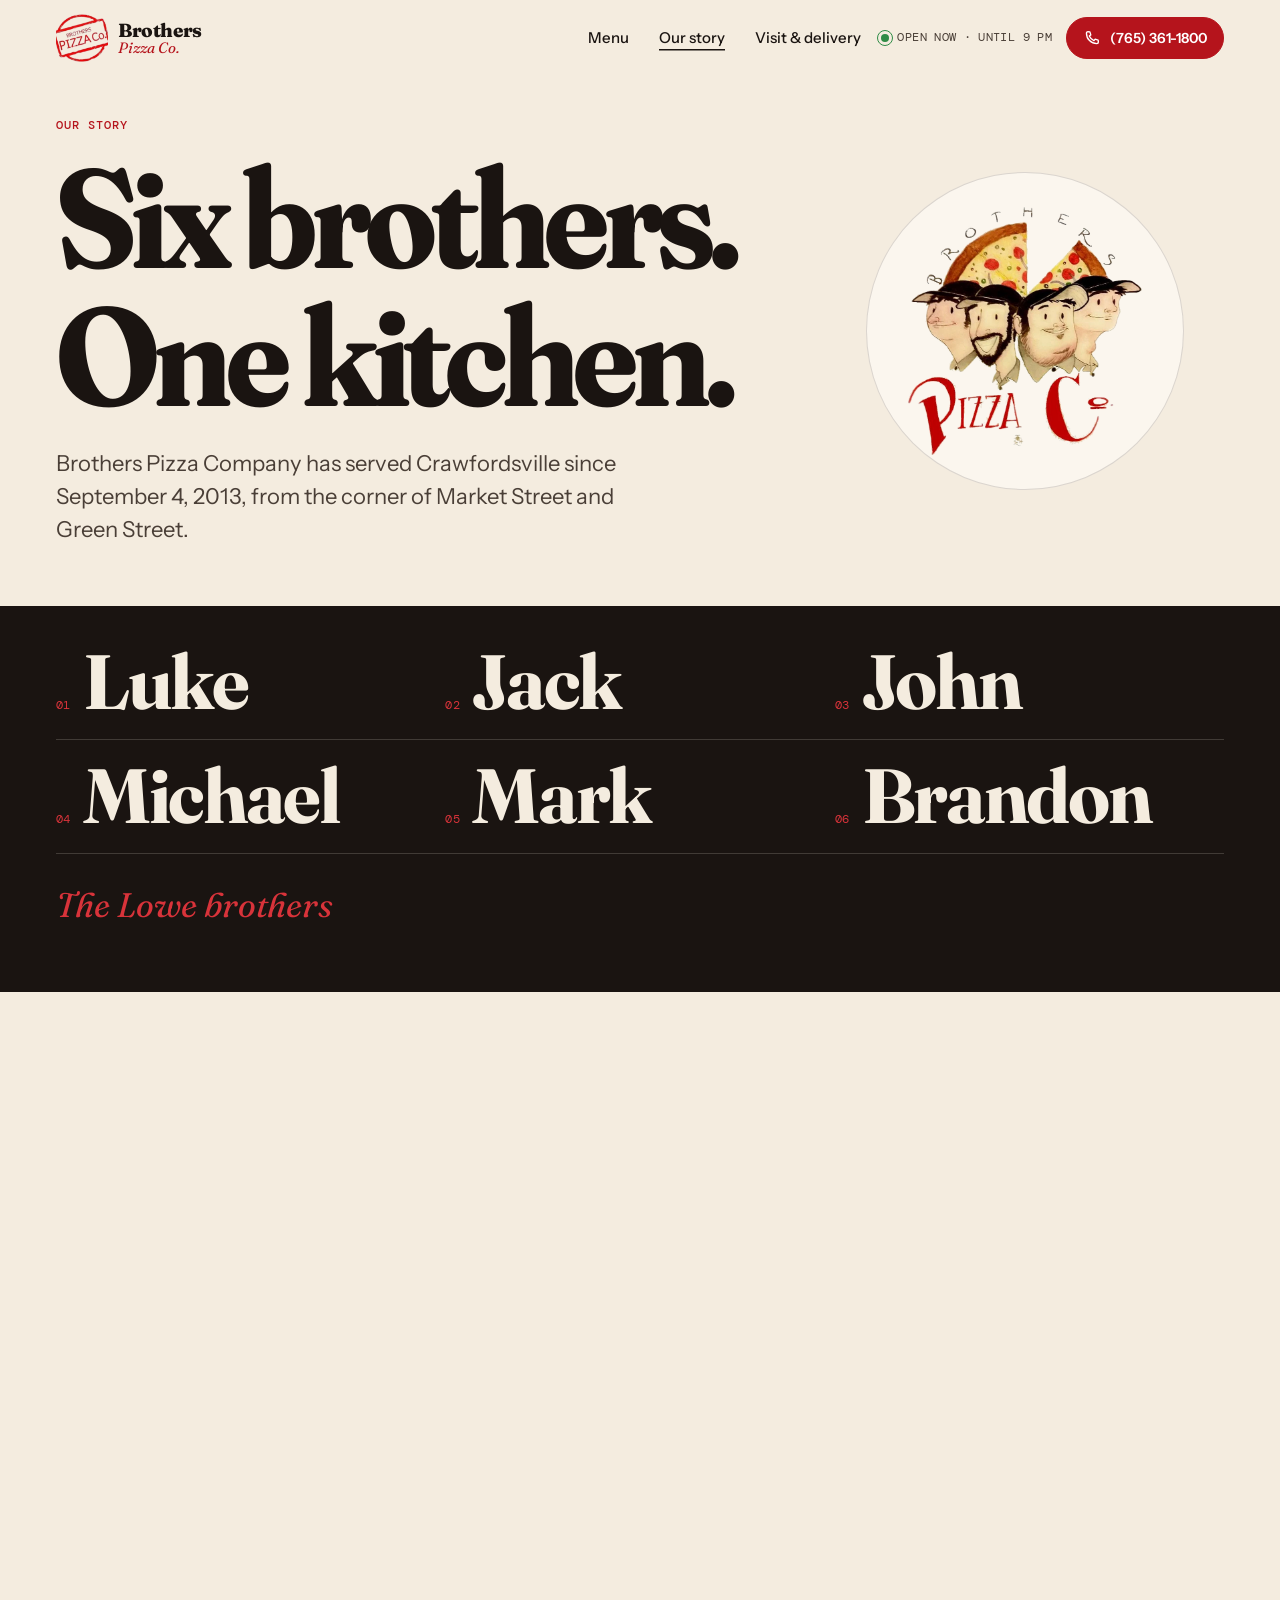
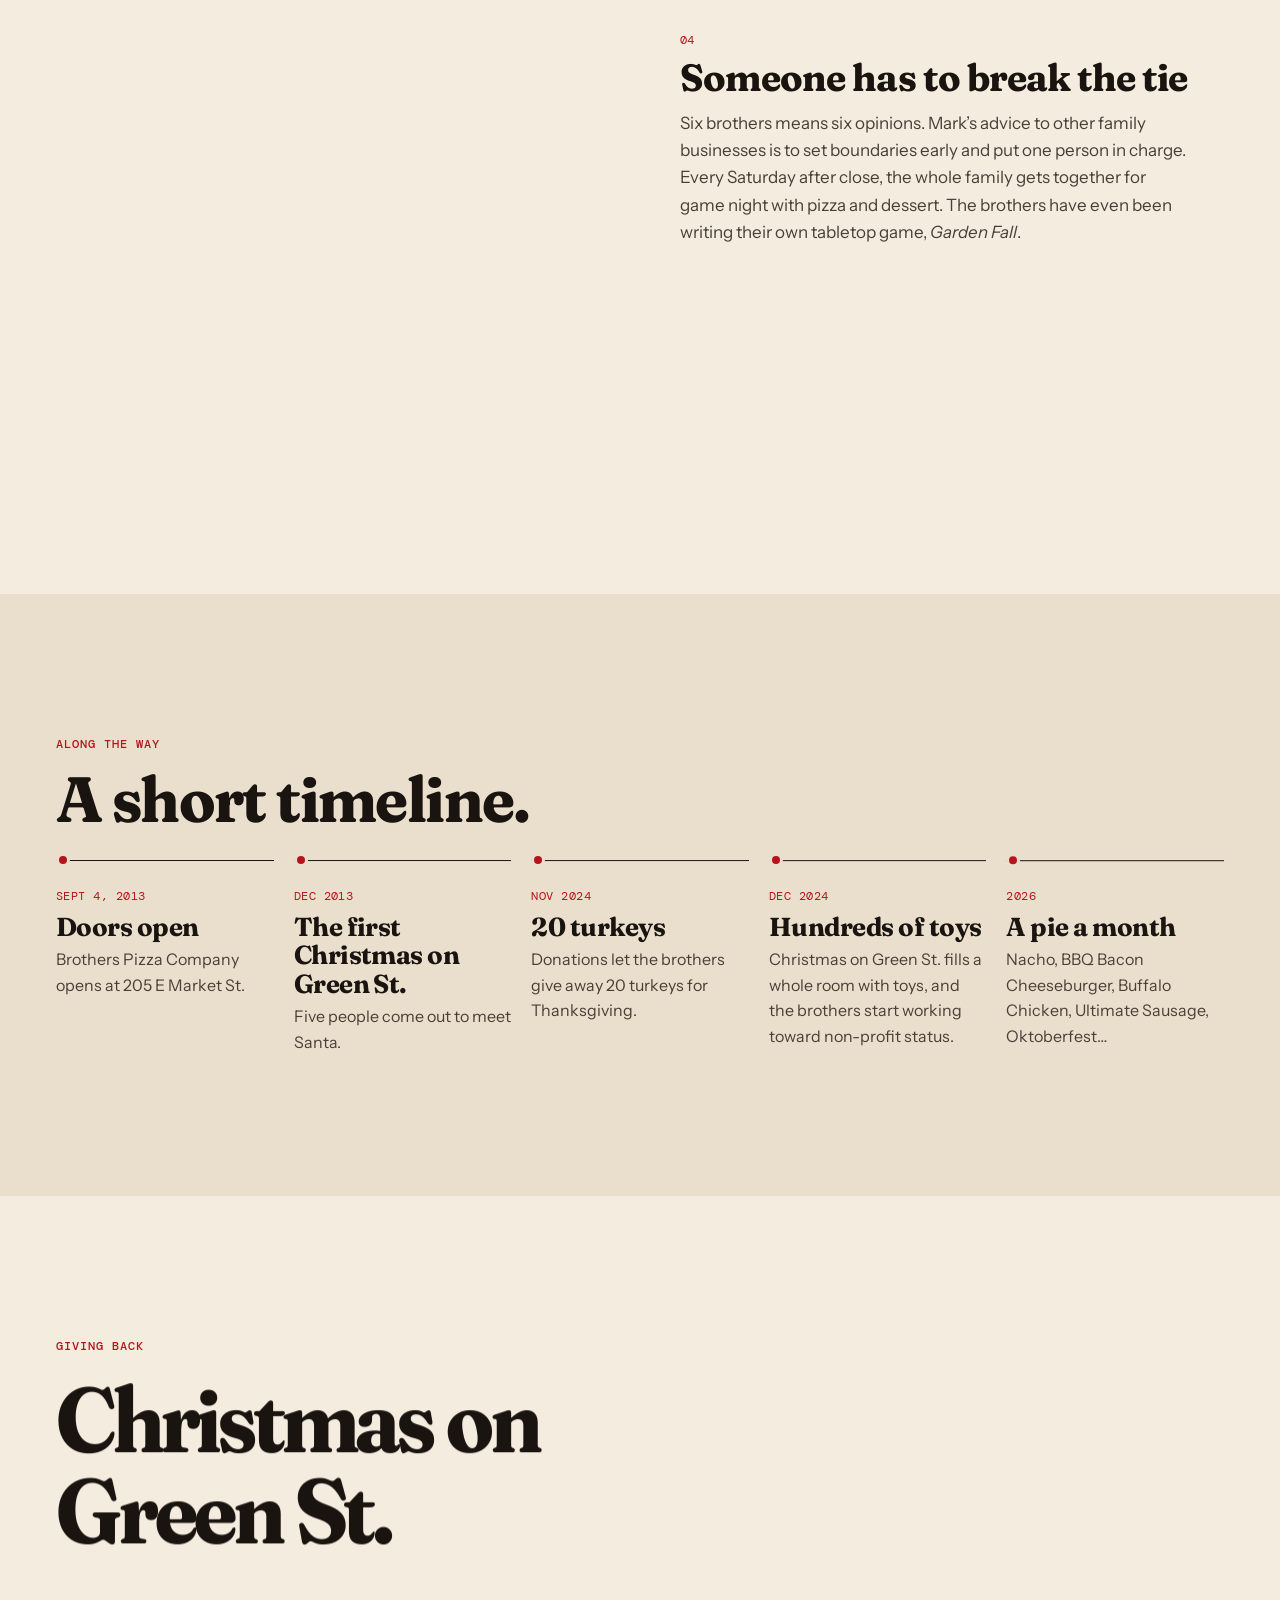
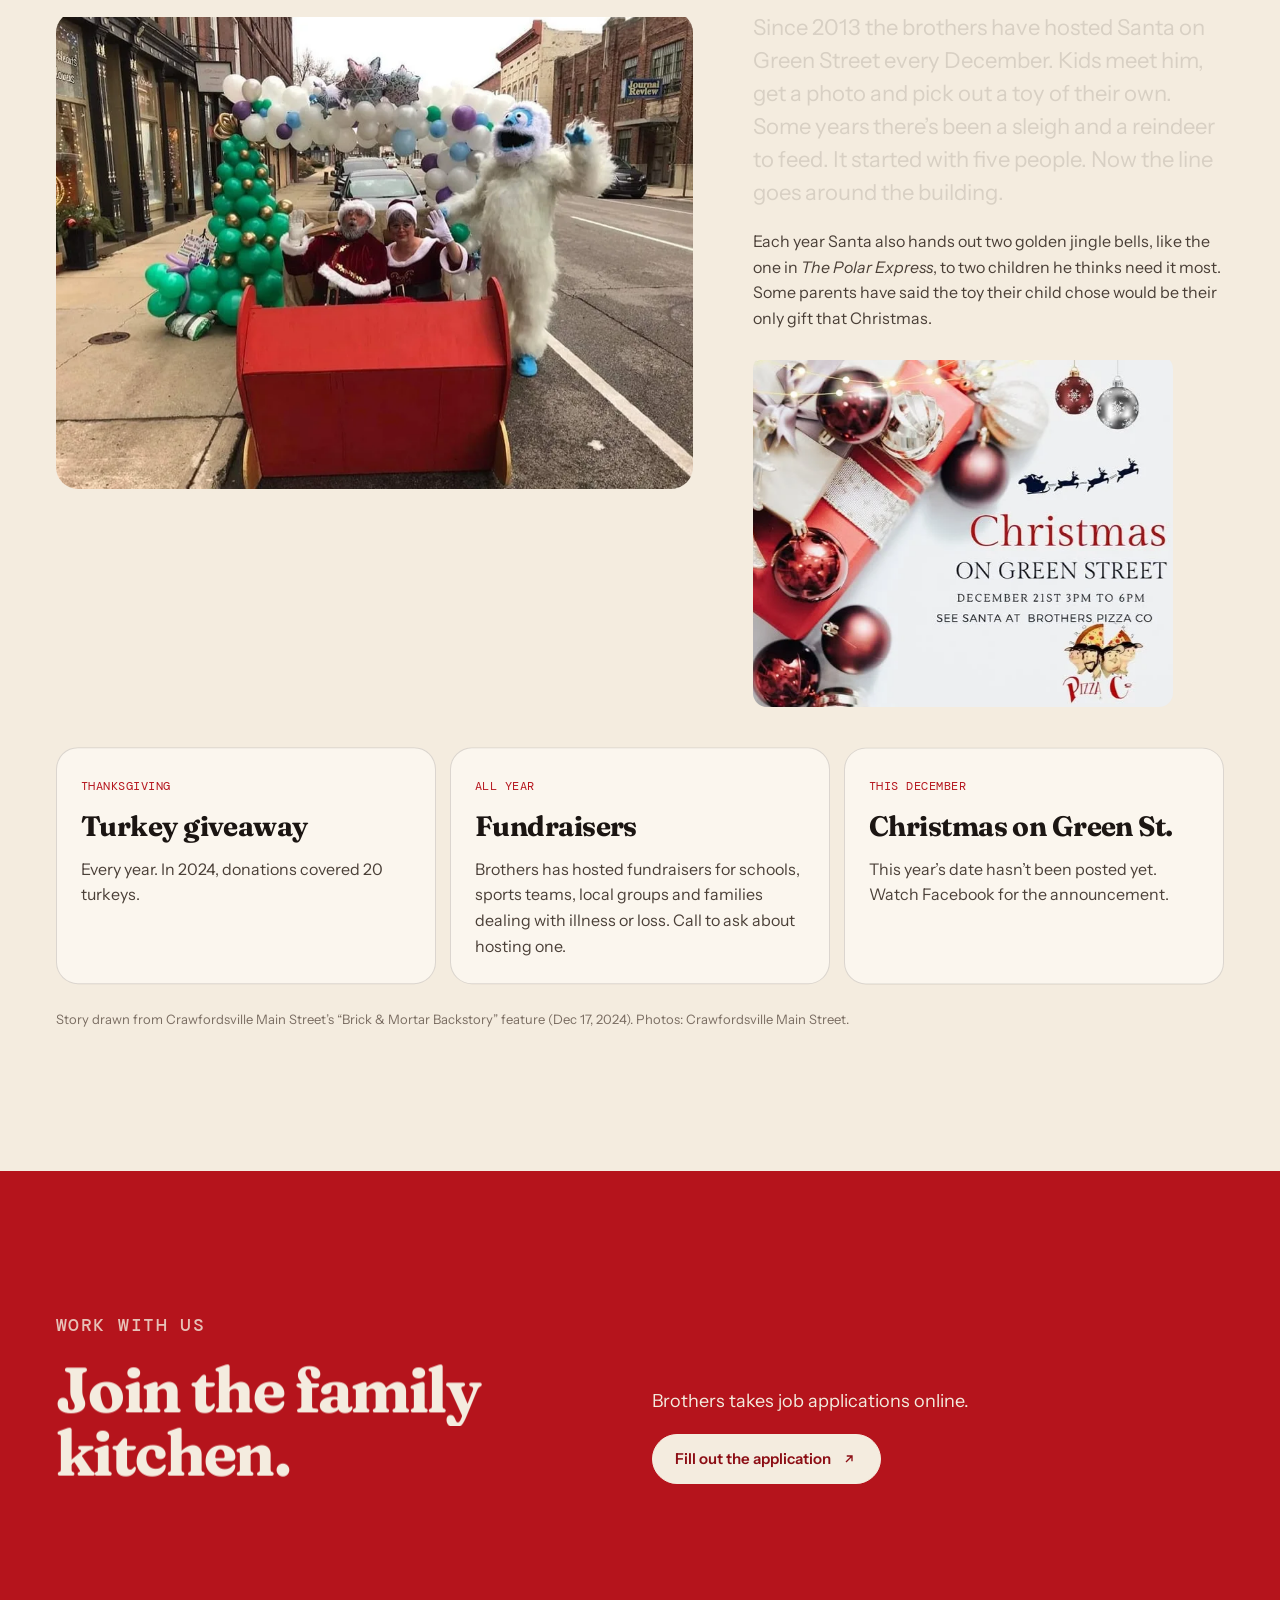
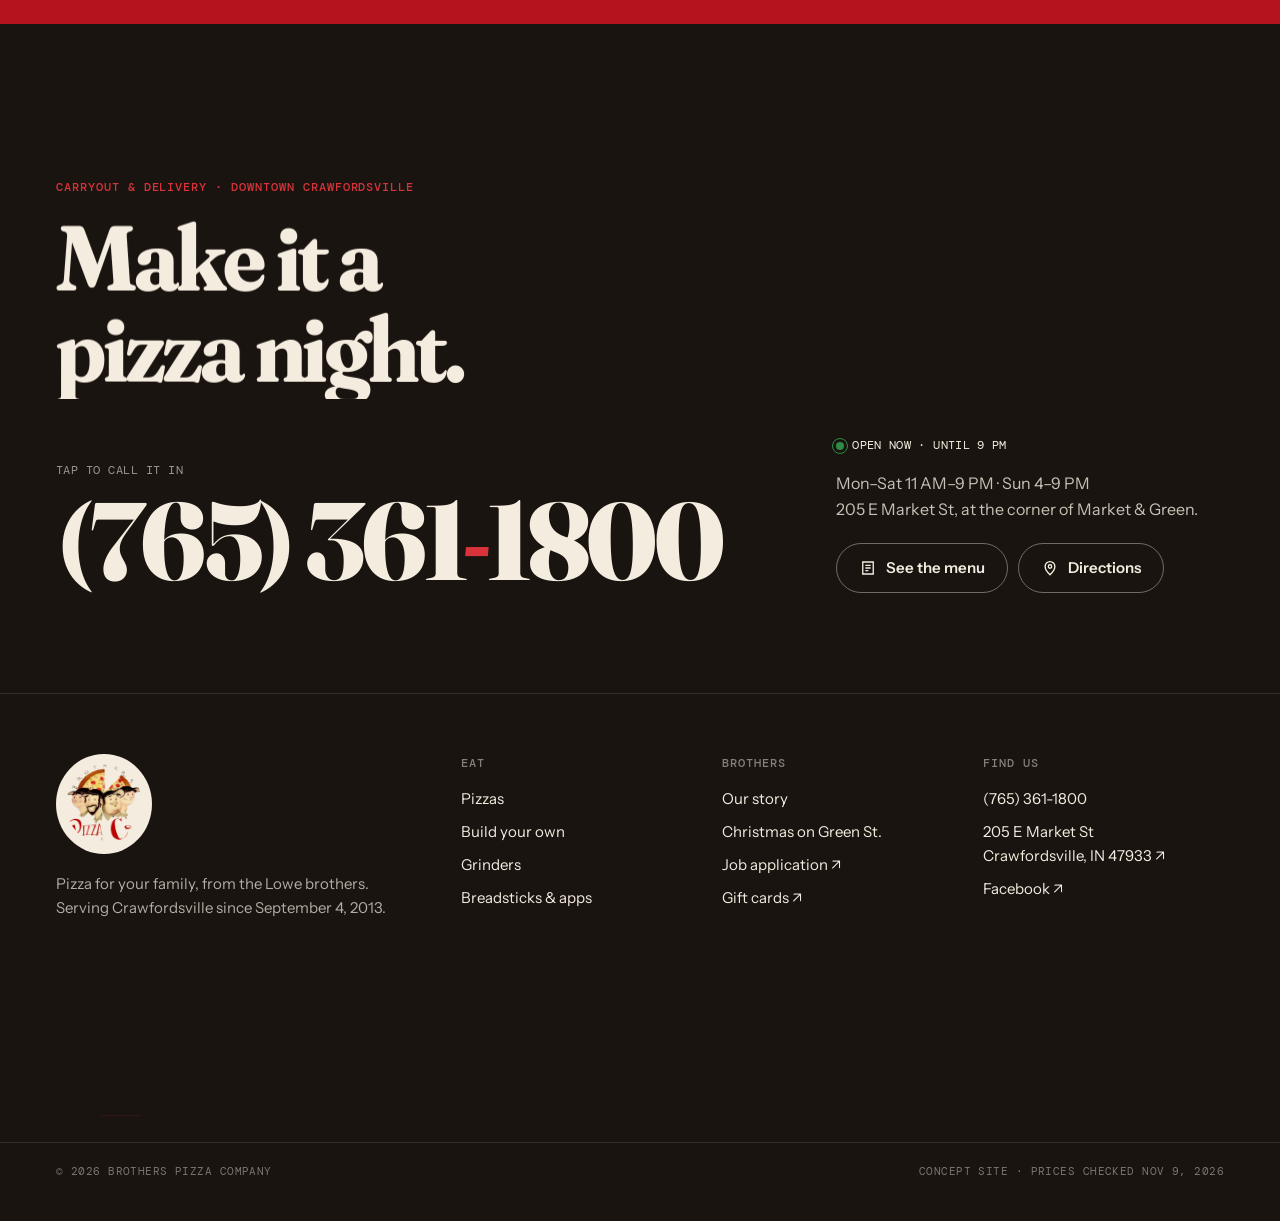
<file: story/index.html>
<!doctype html>
<html lang="en" class="no-js">
<head>
<meta charset="utf-8">
<meta name="viewport" content="width=device-width, initial-scale=1, viewport-fit=cover">
<title>Our story · Brothers Pizza Company, Crawfordsville</title>
<meta name="description" content="The Lowe brothers, Luke, Jack, John, Michael, Mark and Brandon, have made pizza for Crawfordsville families since 2013. Plus Christmas on Green St.">
<meta name="theme-color" content="#B5141C">
<meta property="og:title" content="Our story · Brothers Pizza Company, Crawfordsville"><meta property="og:description" content="The Lowe brothers, Luke, Jack, John, Michael, Mark and Brandon, have made pizza for Crawfordsville families since 2013. Plus Christmas on Green St."><meta property="og:type" content="website"><meta property="og:url" content="https://justuseflint.github.io/brothers-pizza/story/">
<meta property="og:image" content="https://justuseflint.github.io/brothers-pizza/assets/img/og.jpg">
<meta name="format-detection" content="telephone=no">
<link rel="canonical" href="https://justuseflint.github.io/brothers-pizza/story/">
<link rel="icon" href="../assets/img/favicon.png" type="image/png"><link rel="apple-touch-icon" href="../assets/img/apple-touch-icon.png">
<link rel="preconnect" href="https://fonts.googleapis.com"><link rel="preconnect" href="https://fonts.gstatic.com" crossorigin>
<link rel="stylesheet" href="https://fonts.googleapis.com/css2?family=Fraunces:ital,opsz,wght,SOFT,WONK@0,9..144,400..900,0..100,0..1;1,9..144,400..800,0..100,0..1&family=Instrument+Sans:wght@400..700&family=DM+Mono:wght@400;500&display=swap">
<link rel="stylesheet" href="../assets/css/site.css">
<script type="application/ld+json">{"@context":"https://schema.org","@type":"Restaurant","name":"Brothers Pizza Company","servesCuisine":"Pizza","slogan":"Pizza for your family","telephone":"+1-765-361-1800","address":{"@type":"PostalAddress","streetAddress":"205 E Market St","addressLocality":"Crawfordsville","addressRegion":"IN","postalCode":"47933","addressCountry":"US"},"geo":{"@type":"GeoCoordinates","latitude":40.042689,"longitude":-86.899537},"openingHoursSpecification":[{"@type":"OpeningHoursSpecification","dayOfWeek":["Monday","Tuesday","Wednesday","Thursday","Friday","Saturday"],"opens":"11:00","closes":"21:00"},{"@type":"OpeningHoursSpecification","dayOfWeek":"Sunday","opens":"16:00","closes":"21:00"}],"sameAs":["https://www.facebook.com/BrothersPizzaCompany/"],"foundingDate":"2013-09-04","hasMenu":"https://justuseflint.github.io/brothers-pizza/menu/"}</script>
<script>(function(d,w){var h=d.documentElement;h.className=h.className.replace('no-js','js');var rm=w.matchMedia&&w.matchMedia('(prefers-reduced-motion: reduce)').matches;if(!rm){h.classList.add('motion');try{if(sessionStorage.getItem('bp-pt')==='1')h.classList.add('pt-in')}catch(e){}}else{h.classList.add('no-motion')}setTimeout(function(){if(!w.__bpReady){h.classList.remove('motion','pt-in');h.classList.add('no-motion')}},4000)})(document,window)</script>
</head>
<body class="p-story">
<div class="pt" aria-hidden="true"><img src="../assets/img/logo-stamp-sm.png" alt="" width="360" height="331"></div>
<a class="skip" href="#main">Skip to content</a>
<header class="hdr" data-hdr>
  <div class="hdr-in">
    <a class="hdr-logo" href="../" aria-label="Brothers Pizza Company, home"><img src="../assets/img/logo-stamp-sm.png" alt="" width="360" height="331"><span class="hl-t"><b>Brothers</b><i>Pizza Co.</i></span></a>
    <nav class="hdr-nav" aria-label="Primary"><a href="../menu/" class="ul">Menu</a><a href="../story/" aria-current="page" class="ul">Our story</a><a href="../visit/" class="ul">Visit & delivery</a></nav>
    <div class="hdr-r">
      <span class="status hdr-status" data-status><i></i><span data-status-t>Mon–Sat 11–9 · Sun 4–9</span></span>
      <a class="btn btn-red btn-sm hdr-cta" href="tel:+17653611800" data-magnetic><span><svg class="ico" viewBox="0 0 24 24" aria-hidden="true"><path d="M6.6 3.5l2.6.3 1.2 4-2 1.6a12 12 0 006.2 6.2l1.6-2 4 1.2.3 2.6c0 1-.9 2-2 2C10.8 19.4 4.6 13.2 4.6 5.5c0-1.1 1-2 2-2z" fill="none" stroke="currentColor" stroke-width="1.8" stroke-linejoin="round"/></svg>(765) 361-1800</span></a>
      <a class="hdr-callm" href="tel:+17653611800" aria-label="Call (765) 361-1800"><svg class="ico" viewBox="0 0 24 24" aria-hidden="true"><path d="M6.6 3.5l2.6.3 1.2 4-2 1.6a12 12 0 006.2 6.2l1.6-2 4 1.2.3 2.6c0 1-.9 2-2 2C10.8 19.4 4.6 13.2 4.6 5.5c0-1.1 1-2 2-2z" fill="none" stroke="currentColor" stroke-width="1.8" stroke-linejoin="round"/></svg></a>
      <button class="menu-btn" type="button" aria-expanded="false" aria-controls="menu" data-menu-btn><span class="mb-t"><span>Menu</span><span>Close</span></span><span class="mb-i"><i></i><i></i></span></button>
    </div>
  </div>
</header>
<div class="menu" id="menu" data-menu aria-hidden="true">
  <nav class="menu-nav" aria-label="Mobile"><a href="../"><span class="mono">01</span><span class="mn-t">Home</span></a><a href="../menu/"><span class="mono">02</span><span class="mn-t">Menu</span></a><a href="../story/"><span class="mono">03</span><span class="mn-t">Our story</span></a><a href="../visit/"><span class="mono">04</span><span class="mn-t">Visit & delivery</span></a></nav>
  <div class="menu-foot">
    <span class="status " data-status><i></i><span data-status-t>Mon–Sat 11–9 · Sun 4–9</span></span>
    <a class="menu-call" href="tel:+17653611800"><svg class="ico" viewBox="0 0 24 24" aria-hidden="true"><path d="M6.6 3.5l2.6.3 1.2 4-2 1.6a12 12 0 006.2 6.2l1.6-2 4 1.2.3 2.6c0 1-.9 2-2 2C10.8 19.4 4.6 13.2 4.6 5.5c0-1.1 1-2 2-2z" fill="none" stroke="currentColor" stroke-width="1.8" stroke-linejoin="round"/></svg><span><span class="eyebrow">Call to order</span>(765) 361-1800</span></a>
    <p class="mono menu-addr">205 E Market St, Crawfordsville</p>
  </div>
</div>
<main id="main">

<section class="phero shero">
  <div class="wrap shero-in">
    <div>
      <p class="eyebrow" data-fade>Our story</p>
      <h1 class="h-xxl" data-split="hero">Six brothers. One&nbsp;kitchen.</h1>
      <p class="lead" data-fade>Brothers Pizza Company has served Crawfordsville since September 4, 2013, from the corner of Market Street and Green Street.</p>
    </div>
    <div class="shero-logo" data-hero-logo><img src="../assets/img/logo-brothers.webp" alt="The Brothers Pizza Co. logo: a hand-drawn caricature of the brothers in ball caps under a split pizza" width="700" height="741"></div>
  </div>
</section>

<section class="sec bros" aria-labelledby="bros-h">
  <div class="wrap">
    <h2 id="bros-h" class="sr">The brothers</h2>
    <ul class="bros-list" data-bros><li><span class="mono">01</span><b>Luke</b></li><li><span class="mono">02</span><b>Jack</b></li><li><span class="mono">03</span><b>John</b></li><li><span class="mono">04</span><b>Michael</b></li><li><span class="mono">05</span><b>Mark</b></li><li><span class="mono">06</span><b>Brandon</b></li></ul>
    <p class="bros-sur" data-fade>The Lowe brothers</p>
  </div>
</section>

<section class="sec chap" data-chapters aria-label="How Brothers came together">
  <div class="wrap chap-grid">
    <div class="chap-media" aria-hidden="true">
      <div class="cc-plate on"><img src="../assets/img/gen-pizza-night.webp" alt="" width="1280" height="720" loading="lazy" decoding="async"></div>
      <div class="cc-plate"><img src="../assets/img/gen-dough-toss.webp" alt="" width="864" height="1152" loading="lazy" decoding="async"></div>
      <div class="cc-plate"><img src="../assets/img/gen-sauce.webp" alt="" width="1152" height="864" loading="lazy" decoding="async"></div>
      <div class="cc-plate"><img src="../assets/img/real-supreme.webp" alt="" width="620" height="620" loading="lazy" decoding="async"></div>
      <span class="cc-n mono" data-cc-i>01</span>
    </div>
    <div class="chap-list">
      <article class="cc-ch on"><div class="cc-mob"><img src="../assets/img/gen-pizza-night.webp" alt="" width="1280" height="720" loading="lazy" decoding="async"></div><span class="mono">01</span><h3 class="h-md">Pizza and a movie</h3><p>The brothers grew up on family “pizza and a movie” nights at home. That became the mission and the motto: Pizza for your family. They want other Crawfordsville families to have their own pizza nights.</p></article><article class="cc-ch"><div class="cc-mob"><img src="../assets/img/gen-dough-toss.webp" alt="" width="864" height="1152" loading="lazy" decoding="async"></div><span class="mono">02</span><h3 class="h-md">A second run at it</h3><p>They had been in the pizza business before. They stepped back to rework their plan and their recipes, then learned pizza-making in a professional kitchen alongside a master baker from Godfather’s Pizza.</p></article><article class="cc-ch"><div class="cc-mob"><img src="../assets/img/gen-sauce.webp" alt="" width="1152" height="864" loading="lazy" decoding="async"></div><span class="mono">03</span><h3 class="h-md">Serious about ingredients</h3><p>Their tomatoes come from Stanislaus, a family-run company for 80 years that also trained them on the sauce. Their cheeses come through Delco, an Italian specialty food supplier.</p></article><article class="cc-ch"><div class="cc-mob"><img src="../assets/img/real-supreme.webp" alt="" width="620" height="620" loading="lazy" decoding="async"></div><span class="mono">04</span><h3 class="h-md">Someone has to break the tie</h3><p>Six brothers means six opinions. Mark’s advice to other family businesses is to set boundaries early and put one person in charge. Every Saturday after close, the whole family gets together for game night with pizza and dessert. The brothers have even been writing their own tabletop game, <i>Garden Fall</i>.</p></article>
    </div>
  </div>
</section>

<section class="sec tl-sec" aria-labelledby="tl-h">
  <div class="wrap"><p class="eyebrow">Along the way</p><h2 id="tl-h" class="h-lg" data-split>A short timeline.</h2></div>
  <div class="wrap"><ol class="tl" data-tl>
    <li data-reveal><span class="mono tl-y">Sept 4, 2013</span><b>Doors open</b><p>Brothers Pizza Company opens at 205 E Market St.</p></li><li data-reveal><span class="mono tl-y">Dec 2013</span><b>The first Christmas on Green St.</b><p>Five people come out to meet Santa.</p></li><li data-reveal><span class="mono tl-y">Nov 2024</span><b>20 turkeys</b><p>Donations let the brothers give away 20 turkeys for Thanksgiving.</p></li><li data-reveal><span class="mono tl-y">Dec 2024</span><b>Hundreds of toys</b><p>Christmas on Green St. fills a whole room with toys, and the brothers start working toward non-profit status.</p></li><li data-reveal><span class="mono tl-y">2026</span><b>A pie a month</b><p>Nacho, BBQ Bacon Cheeseburger, Buffalo Chicken, Ultimate Sausage, Oktoberfest…</p></li>
  </ol></div>
</section>

<section class="sec comm comm-full" id="community" aria-labelledby="cm-h">
  <div class="wrap">
    <div class="sec-head"><p class="eyebrow">Giving back</p><h2 id="cm-h" class="h-xl" data-split>Christmas on Green&nbsp;St.</h2></div>
    <div class="cm-grid">
      <div class="cm-a" data-img-reveal><img src="../assets/img/real-christmas-sleigh.webp" alt="Santa and Mrs. Claus waving from a red sleigh on Green Street, with balloon arches and a snow-monster mascot" width="960" height="720" loading="lazy" decoding="async"></div>
      <div class="cm-b">
        <p class="lead" data-focus>Since 2013 the brothers have hosted Santa on Green Street every December. Kids meet him, get a photo and pick out a toy of their own. Some years there’s been a sleigh and a reindeer to feed. It started with five people. Now the line goes around the building.</p>
        <p data-fade>Each year Santa also hands out two golden jingle bells, like the one in <i>The Polar Express</i>, to two children he thinks need it most. Some parents have said the toy their child chose would be their only gift that Christmas.</p>
        <div class="cm-small" data-img-reveal><img src="../assets/img/real-christmas-flyer.webp" alt="Brothers Pizza’s Christmas on Green Street flyer: see Santa at Brothers Pizza Co" width="600" height="503" loading="lazy" decoding="async"></div>
      </div>
    </div>
    <div class="cm-cards">
      <article data-reveal><span class="mono">Thanksgiving</span><h3>Turkey giveaway</h3><p>Every year. In 2024, donations covered 20 turkeys.</p></article>
      <article data-reveal><span class="mono">All year</span><h3>Fundraisers</h3><p>Brothers has hosted fundraisers for schools, sports teams, local groups and families dealing with illness or loss. Call to ask about hosting one.</p></article>
      <article data-reveal><span class="mono">This December</span><h3>Christmas on Green St.</h3><p>This year’s date hasn’t been posted yet. Watch <a class="ul" href="https://www.facebook.com/BrothersPizzaCompany/" target="_blank" rel="noopener">Facebook</a> for the announcement.</p></article>
    </div>
    <p class="fine cm-src">Story drawn from Crawfordsville Main Street’s “Brick &amp; Mortar Backstory” feature (Dec 17, 2024). Photos: Crawfordsville Main Street.</p>
  </div>
</section>

<section class="sec jobs" aria-labelledby="jobs-h">
  <div class="wrap jobs-in">
    <div><p class="eyebrow">Work with us</p><h2 id="jobs-h" class="h-lg" data-split>Join the family kitchen.</h2></div>
    <div><p>Brothers takes job applications online.</p><a class="btn btn-red" href="https://docs.google.com/forms/d/e/1FAIpQLSfJWmHklpPKDOnY0DfpQU1aAgbxYVV4dkMtBmRUc8QBMfTeXg/viewform" target="_blank" rel="noopener" data-magnetic><span>Fill out the application <svg class="arr" viewBox="0 0 24 24" aria-hidden="true"><path d="M8 16L16 8M9 8h7v7" fill="none" stroke="currentColor" stroke-width="1.8"/></svg></span></a></div>
  </div>
</section>
</main>
<section class="cta-band" aria-labelledby="cta-h">
  <div class="wrap cta-in">
    <p class="eyebrow">Carryout &amp; delivery · Downtown Crawfordsville</p>
    <h2 id="cta-h" class="h-xl cta-h" data-split>Make it a pizza&nbsp;night.</h2>
    <div class="cta-row">
      <a class="cta-phone" href="tel:+17653611800" data-cursor="Call"><span class="mono">Tap to call it in</span><span class="cta-num">(765) 361<i>-</i>1800</span></a>
      <div class="cta-side">
        <span class="status status-inv" data-status><i></i><span data-status-t>Mon–Sat 11–9 · Sun 4–9</span></span>
        <p>Mon–Sat 11 AM–9 PM · Sun 4–9 PM<br>205 E Market St, at the corner of Market &amp; Green.</p>
        <div class="cta-btns"><a class="btn btn-ghost-inv" href="../menu/"><span><svg class="ico" viewBox="0 0 24 24" aria-hidden="true"><path d="M5 4h14v16H5zM8.5 8.5h7M8.5 12h7M8.5 15.5h4" fill="none" stroke="currentColor" stroke-width="1.8"/></svg>See the menu</span></a><a class="btn btn-ghost-inv" href="../visit/"><span><svg class="ico" viewBox="0 0 24 24" aria-hidden="true"><path d="M12 21s-6.5-6.1-6.5-11a6.5 6.5 0 0113 0c0 4.9-6.5 11-6.5 11z" fill="none" stroke="currentColor" stroke-width="1.8"/><circle cx="12" cy="10" r="2.3" fill="none" stroke="currentColor" stroke-width="1.8"/></svg>Directions</span></a></div>
      </div>
    </div>
  </div>
</section>
<footer class="ftr">
  <div class="wrap">
    <div class="ftr-grid">
      <div class="ftr-col ftr-brand">
        <img src="../assets/img/logo-brothers-sm.png" alt="Brothers Pizza Co. logo: a drawing of the brothers in ball caps under a pizza" width="340" height="360" loading="lazy" class="ftr-logo">
        <p class="ftr-copy">Pizza for your family, from the Lowe brothers. Serving Crawfordsville since September 4, 2013.</p>
      </div>
      <div class="ftr-col">
        <p class="eyebrow">Eat</p>
        <ul class="ftr-links"><li><a class="ul" href="../menu/#pizzas">Pizzas</a></li><li><a class="ul" href="../menu/#build">Build your own</a></li><li><a class="ul" href="../menu/#grinders">Grinders</a></li><li><a class="ul" href="../menu/#apps">Breadsticks &amp; apps</a></li></ul>
      </div>
      <div class="ftr-col">
        <p class="eyebrow">Brothers</p>
        <ul class="ftr-links"><li><a class="ul" href="../story/">Our story</a></li><li><a class="ul" href="../story/#community">Christmas on Green St.</a></li><li><a class="ul" href="https://docs.google.com/forms/d/e/1FAIpQLSfJWmHklpPKDOnY0DfpQU1aAgbxYVV4dkMtBmRUc8QBMfTeXg/viewform" target="_blank" rel="noopener">Job application ↗</a></li><li><a class="ul" href="https://brotherspizzaco.hrpos.heartland.us/" target="_blank" rel="noopener">Gift cards ↗</a></li></ul>
      </div>
      <div class="ftr-col">
        <p class="eyebrow">Find us</p>
        <ul class="ftr-links"><li><a class="ul" href="tel:+17653611800">(765) 361-1800</a></li><li><a class="ul" href="https://www.google.com/maps/search/?api=1&query=Brothers+Pizza+Company+205+E+Market+St+Crawfordsville+IN+47933" target="_blank" rel="noopener">205 E Market St<br>Crawfordsville, IN 47933 ↗</a></li><li><a class="ul" href="https://www.facebook.com/BrothersPizzaCompany/" target="_blank" rel="noopener">Facebook ↗</a></li></ul>
      </div>
    </div>
  </div>
  <div class="ftr-wm" data-wm aria-hidden="true"><span>P</span><span>i</span><span>z</span><span>z</span><span>a</span><span class="sp"> </span><span>f</span><span>o</span><span>r</span><span class="sp"> </span><span>y</span><span>o</span><span>u</span><span>r</span><span class="sp"> </span><span>f</span><span>a</span><span>m</span><span>i</span><span>l</span><span>y</span></div>
  <div class="wrap ftr-base mono"><span>© 2026 Brothers Pizza Company</span><span>Concept site · prices checked Nov 9, 2026</span></div>
</footer>
<nav class="callbar" aria-label="Quick actions"><a href="../menu/" class="cb-menu"><svg class="ico" viewBox="0 0 24 24" aria-hidden="true"><path d="M5 4h14v16H5zM8.5 8.5h7M8.5 12h7M8.5 15.5h4" fill="none" stroke="currentColor" stroke-width="1.8"/></svg>Menu</a><a href="tel:+17653611800" class="cb-call"><svg class="ico" viewBox="0 0 24 24" aria-hidden="true"><path d="M6.6 3.5l2.6.3 1.2 4-2 1.6a12 12 0 006.2 6.2l1.6-2 4 1.2.3 2.6c0 1-.9 2-2 2C10.8 19.4 4.6 13.2 4.6 5.5c0-1.1 1-2 2-2z" fill="none" stroke="currentColor" stroke-width="1.8" stroke-linejoin="round"/></svg>Call to order</a></nav>
<div class="cursor" aria-hidden="true"><span class="cursor-t"></span></div>
<script src="../assets/vendor/gsap.min.js" defer></script>
<script src="../assets/vendor/ScrollTrigger.min.js" defer></script>
<script src="../assets/vendor/lenis.min.js" defer></script>
<script src="../assets/js/pie.js" defer></script>
<script src="../assets/js/site.js" defer></script>
</body>
</html>
</file>
<file: assets/css/site.css>
/* Brothers Pizza Company — site styles (mobile first) */
:root{
  --paper:#F4ECDF; --paper-2:#EADFCC; --paper-3:#E1D2BA; --card:#FBF6EE;
  --ink:#1A1411; --ink-2:#4A3F37; --ink-3:#7A6D62; --line:rgba(26,20,17,.14);
  --red:#B5141C; --red-d:#8C0E15; --red-l:#D8333A; --crust:#D99A4E; --basil:#3D6B37; --mustard:#E7B53C;
  --f-d:'Fraunces',Georgia,serif; --f-b:'Instrument Sans',system-ui,-apple-system,Segoe UI,sans-serif; --f-m:'DM Mono',ui-monospace,Menlo,monospace;
  --wrap:1320px; --pad:clamp(18px,4.6vw,56px); --r:14px; --r-lg:22px;
  --ease:cubic-bezier(.16,1,.3,1); --hdr:64px;
}
*,*::before,*::after{box-sizing:border-box}
html{overflow-x:clip;-webkit-text-size-adjust:100%;scroll-padding-top:calc(var(--hdr) + 70px)}
html.lenis,html.lenis body{height:auto}
.lenis.lenis-smooth{scroll-behavior:auto!important}
body{margin:0;background:var(--paper);color:var(--ink);font:400 16px/1.6 var(--f-b);-webkit-font-smoothing:antialiased;text-rendering:optimizeLegibility;overflow-x:clip}
img,svg{display:block;max-width:100%}
img{height:auto}
a{color:inherit;text-decoration:none}
button,input{font:inherit;color:inherit}
:focus-visible{outline:2.5px solid var(--red);outline-offset:3px;border-radius:4px}
.sr{position:absolute!important;width:1px;height:1px;overflow:hidden;clip:rect(0 0 0 0);white-space:nowrap}
.skip{position:fixed;left:12px;top:-60px;z-index:200;background:var(--ink);color:var(--paper);padding:10px 16px;border-radius:8px}
.skip:focus{top:12px}
.wrap{width:100%;max-width:var(--wrap);margin:0 auto;padding:0 var(--pad)}
.mono{font-family:var(--f-m);font-size:12px;letter-spacing:.04em;text-transform:uppercase}
.eyebrow{font-family:var(--f-m);font-size:12px;letter-spacing:.08em;text-transform:uppercase;color:var(--red);margin:0 0 14px;font-weight:500}
.fine{font-size:13px;color:var(--ink-3);line-height:1.5;margin:14px 0 0}
.lead{font-size:clamp(18px,2vw,22px);line-height:1.5;color:var(--ink-2);max-width:40ch}
.h-xxl,.h-xl,.h-lg,.h-md,.hero-h{font-family:var(--f-d);font-weight:700;font-variation-settings:'SOFT' 60,'WONK' 0;letter-spacing:-.025em;margin:0;line-height:.98;font-optical-sizing:auto}
.h-xxl{font-size:clamp(54px,11vw,168px);letter-spacing:-.04em}
.h-xl{font-size:clamp(42px,7.2vw,104px);letter-spacing:-.035em}
.h-lg{font-size:clamp(34px,5vw,68px)}
.h-md{font-size:clamp(26px,3vw,38px);line-height:1.05}
em{font-style:italic;font-variation-settings:'SOFT' 100,'WONK' 1;color:var(--red)}
.ul{background:linear-gradient(currentColor,currentColor) 0 100%/0 1.5px no-repeat;transition:background-size .5s var(--ease);padding-bottom:1px}
.ul:hover,.ul[aria-current]{background-size:100% 1.5px}
.ico{width:18px;height:18px;flex:none}
.arr{width:18px;height:18px;flex:none;transition:transform .4s var(--ease)}
a:hover .arr{transform:translateX(3px)}

/* buttons */
.btn{--bg:transparent;--fg:var(--ink);--bd:var(--ink);display:inline-flex;align-items:center;justify-content:center;min-height:50px;padding:0 22px;border-radius:999px;background:var(--bg);color:var(--fg);border:1.5px solid var(--bd);font-weight:600;font-size:15px;cursor:pointer;position:relative;overflow:hidden;isolation:isolate;white-space:nowrap;transition:color .35s var(--ease),border-color .35s}
.btn>span{display:inline-flex;align-items:center;gap:9px;position:relative;z-index:1}
.btn::before{content:'';position:absolute;inset:0;background:var(--hv,var(--ink));border-radius:inherit;transform:translateY(101%);transition:transform .5s var(--ease);z-index:0}
.btn:hover::before{transform:none}
.btn-red{--bg:var(--red);--fg:#fff;--bd:var(--red);--hv:var(--ink)}
.btn-red:hover{--bd:var(--ink)}
.btn-line{--hv:var(--ink)}
.btn-line:hover{color:var(--paper)}
.btn-cream{--bg:var(--paper);--fg:var(--red-d);--bd:var(--paper);--hv:var(--ink)}
.btn-cream:hover{color:var(--paper);--bd:var(--ink)}
.btn-ghost-inv{--fg:var(--paper);--bd:rgba(244,236,223,.4);--hv:var(--paper)}
.btn-ghost-inv:hover{color:var(--red-d)}
.btn-sm{min-height:42px;padding:0 16px;font-size:14px}

/* status */
.status{display:inline-flex;align-items:center;gap:8px;font-family:var(--f-m);font-size:12px;letter-spacing:.03em;text-transform:uppercase;color:var(--ink-2);white-space:nowrap}
.status i{width:8px;height:8px;border-radius:50%;background:var(--ink-3);flex:none;position:relative}
.status.is-open i{background:#2E8B45}
.status.is-open i::after{content:'';position:absolute;inset:-4px;border-radius:50%;border:1.5px solid #2E8B45;animation:ping 2s var(--ease) infinite}
.status.is-closed i{background:var(--red)}
.status.is-soon i{background:var(--mustard)}
@keyframes ping{0%{transform:scale(.5);opacity:1}100%{transform:scale(1.8);opacity:0}}
.status-lg{font-size:13px;padding:9px 14px;border:1.5px solid var(--line);border-radius:999px;background:var(--card)}
.status-inv{color:var(--paper)}

/* page transition */
.pt{position:fixed;inset:0;z-index:150;visibility:hidden;background:var(--red);display:grid;place-items:center;transform:translateY(100%);pointer-events:none}
.pt img{width:130px;filter:brightness(0) invert(1) opacity(.95)}
.pt-in .pt{transform:none;visibility:visible}
.no-motion .pt{display:none}

/* header */
.hdr{position:fixed;inset:0 0 auto;z-index:100;height:var(--hdr);transition:transform .5s var(--ease),background .3s,box-shadow .3s}
.hdr.is-scrolled{background:rgba(244,236,223,.92);backdrop-filter:saturate(1.4) blur(10px);-webkit-backdrop-filter:saturate(1.4) blur(10px);box-shadow:0 1px 0 var(--line)}
.hdr.is-hidden{transform:translateY(-100%)}
.hdr-in{height:100%;max-width:var(--wrap);margin:0 auto;padding:0 var(--pad);display:flex;align-items:center;gap:20px}
.hdr-logo{display:flex;align-items:center;gap:10px;margin-right:auto}
.hdr-logo img{width:46px}
.hl-t{display:flex;flex-direction:column;line-height:1}
.hl-t b{font-family:var(--f-d);font-weight:800;font-size:19px;letter-spacing:-.02em}
.hl-t i{font-family:var(--f-d);font-style:italic;font-variation-settings:'WONK' 1;color:var(--red);font-size:15px}
.hdr-nav{display:none;gap:30px;font-weight:500;font-size:15px}
.hdr-r{display:flex;align-items:center;gap:14px}
.hdr-status,.hdr-cta{display:none}
.menu-btn{display:inline-flex;align-items:center;gap:10px;height:42px;padding:0 6px 0 16px;border-radius:999px;border:1.5px solid var(--ink);background:var(--paper);cursor:pointer;font-weight:600;font-size:14px}
.mb-t{display:grid;height:20px;overflow:hidden}
.mb-t span{grid-area:1/1;transition:transform .5s var(--ease)}
.mb-t span+span{transform:translateY(110%)}
.menu-open .mb-t span:first-child{transform:translateY(-110%)}
.menu-open .mb-t span+span{transform:none}
.mb-i{width:30px;height:30px;border-radius:50%;background:var(--ink);display:grid;place-items:center;position:relative}
.mb-i i{position:absolute;width:12px;height:1.6px;background:var(--paper);transition:transform .5s var(--ease)}
.mb-i i:first-child{transform:translateY(-3px)}.mb-i i:last-child{transform:translateY(3px)}
.menu-open .mb-i i:first-child{transform:rotate(45deg)}.menu-open .mb-i i:last-child{transform:rotate(-45deg)}
.menu{position:fixed;inset:0;z-index:90;background:var(--red);color:var(--paper);padding:calc(var(--hdr) + 28px) var(--pad) 28px;display:flex;flex-direction:column;justify-content:space-between;clip-path:inset(0 0 100% 0);transition:clip-path .8s var(--ease);visibility:hidden}
.menu-open .menu{clip-path:inset(0);visibility:visible}
.menu-open .hdr{background:transparent;box-shadow:none;backdrop-filter:none}
.menu-open .hdr .hl-t b,.menu-open .hdr .hl-t i{color:var(--paper)}
.menu-open .hdr-logo img{filter:brightness(0) invert(1)}
.menu-nav{display:flex;flex-direction:column}
.menu-nav a{display:flex;align-items:baseline;gap:16px;padding:12px 0;border-bottom:1px solid rgba(244,236,223,.22)}
.mn-t{font-family:var(--f-d);font-size:clamp(40px,11vw,72px);font-weight:700;letter-spacing:-.03em;line-height:1}
.menu-nav a .mono{opacity:.7}
.menu-foot{display:flex;flex-direction:column;gap:16px}
.menu-foot .status{color:var(--paper)}
.menu-call{display:flex;align-items:center;gap:14px;font-family:var(--f-d);font-size:28px;font-weight:700}
.menu-call .ico{width:44px;height:44px;padding:11px;border-radius:50%;background:var(--paper);color:var(--red)}
.menu-call .eyebrow{display:block;color:rgba(244,236,223,.75);margin:0 0 2px}
.menu-addr{opacity:.75;margin:0}
.menu .status i{background:var(--paper)}

/* hero */
.hero{padding:calc(var(--hdr) + 26px) 0 22px;position:relative}
.hero-in{display:grid;gap:30px}
.hero-h{font-size:clamp(58px,15vw,184px);line-height:.9;letter-spacing:-.045em;margin:0 0 22px}
.hero-h em{display:inline-block;padding-right:.06em}
.hero-p{font-size:clamp(17px,1.6vw,20px);color:var(--ink-2);max-width:34ch;margin:0 0 26px}
.hero-cta{display:flex;flex-wrap:wrap;gap:10px;margin-bottom:22px}
.hero-meta{display:flex;flex-wrap:wrap;align-items:center;gap:12px 18px}
.hm-addr{display:inline-flex;align-items:center;gap:6px;font-size:14px;color:var(--ink-2)}
.hero-art{position:relative;aspect-ratio:1/1;max-width:560px;width:100%;justify-self:center}
.ha-photo{position:absolute;inset:10% 8% 14% 10%;border-radius:var(--r-lg);overflow:hidden;transform:rotate(-4deg);box-shadow:0 30px 60px -30px rgba(70,30,10,.55)}
.ha-photo img{width:100%;height:100%;object-fit:cover}
.ha-logo{position:absolute;right:-2%;bottom:-2%;width:52%;background:var(--card);border-radius:50%;aspect-ratio:1;display:grid;place-items:center;box-shadow:0 18px 40px -18px rgba(70,30,10,.5);border:1.5px solid var(--line)}
.ha-logo img{width:76%;transform:translateY(2%)}
.ha-ring{position:absolute;left:-4%;top:-4%;width:40%;font-family:var(--f-m);font-size:12.5px;letter-spacing:.1em;fill:var(--ink)}
.hero-note{color:var(--ink-3);font-size:10.5px;margin-top:10px;text-align:right}

/* marquee */
.mq{overflow:hidden;background:var(--ink);color:var(--paper);padding:16px 0;margin:28px 0 0}
.mq-track{display:flex;width:max-content;align-items:center;gap:28px;padding-left:28px}
.mq-track span{font-family:var(--f-d);font-size:clamp(22px,3vw,34px);font-weight:600;font-style:italic;font-variation-settings:'WONK' 1;white-space:nowrap}
.mq-track i{font-style:normal;color:var(--red-l);font-size:18px}
.no-motion .mq-track{flex-wrap:wrap;width:auto}

/* sections */
.sec{padding:clamp(72px,11vw,150px) 0}
.sec-head{display:grid;gap:4px;margin-bottom:clamp(30px,5vw,56px);max-width:900px}
.sec-head .h-lg{max-width:16ch}
.sec-link{margin-top:14px;display:inline-flex;align-items:center;gap:8px;font-weight:600;width:max-content}
.sec-sub{color:var(--ink-2);max-width:58ch;margin:14px 0 0}

/* signature cards */
.sig-grid{display:grid;gap:16px}
.sig-card{display:grid;grid-template-columns:118px 1fr;gap:16px;align-items:center;background:var(--card);border:1.5px solid var(--line);border-radius:var(--r-lg);padding:14px;transition:border-color .4s,transform .6s var(--ease)}
.sig-card:hover{border-color:var(--ink)}
.sc-art{position:relative;aspect-ratio:1}
.sc-pie{transition:transform 1.2s var(--ease)}
.sig-card:hover .sc-pie{transform:rotate(40deg)}
.sc-photo{position:absolute;inset:0;border-radius:50%;overflow:hidden}
.sc-photo img{width:100%;height:100%;object-fit:cover}
.sc-pie-sm{position:absolute;width:44%;right:-6%;bottom:-6%;filter:drop-shadow(0 6px 10px rgba(0,0,0,.25))}
.sc-t h3{font-family:var(--f-d);font-size:24px;font-weight:700;letter-spacing:-.02em;margin:2px 0 4px;line-height:1.05}
.sc-t p{margin:0 0 8px;color:var(--ink-2);font-size:14.5px;line-height:1.45}
.sc-t .mono{color:var(--ink-3)}
.sc-p{font-size:14px;color:var(--ink-2)}
.sc-p b{color:var(--red);font-size:16px}

/* pizza of the month */
.potm{background:var(--red);color:var(--paper);padding:clamp(72px,11vw,140px) 0;position:relative;overflow:hidden}
.potm::before{content:'';position:absolute;inset:0;background:radial-gradient(circle at 85% 20%,rgba(255,255,255,.09),transparent 40%),radial-gradient(circle at 10% 90%,rgba(0,0,0,.18),transparent 45%);pointer-events:none}
.potm .eyebrow{color:rgba(244,236,223,.8)}
.potm-in{display:grid;gap:40px;position:relative}
.potm-p{font-size:18px;max-width:42ch;color:rgba(244,236,223,.9);margin:22px 0 26px}
.potm-cta{display:flex;flex-wrap:wrap;gap:14px 22px;align-items:center}
.potm-cta .ul{display:inline-flex;gap:6px;align-items:center;font-weight:500}
.potm-list{list-style:none;margin:0;padding:0;border-top:1px solid rgba(244,236,223,.3)}
.potm-list li{display:grid;grid-template-columns:86px 1fr;gap:14px;padding:18px 0;border-bottom:1px solid rgba(244,236,223,.3)}
.potm-list .mono{opacity:.8;padding-top:5px}
.potm-list b{font-family:var(--f-d);font-size:24px;font-weight:700;letter-spacing:-.02em}
.potm-list p{margin:2px 0 0;font-size:15px;color:rgba(244,236,223,.85)}
.potm-list li:first-child b::after{content:'Last month';font-family:var(--f-m);font-size:10px;letter-spacing:.08em;text-transform:uppercase;font-weight:500;background:var(--paper);color:var(--red-d);padding:3px 7px;border-radius:99px;margin-left:10px;vertical-align:middle}

/* builder */
.byo{display:grid;gap:26px;background:var(--card);border:1.5px solid var(--line);border-radius:var(--r-lg);padding:clamp(16px,3vw,36px)}
.byo-stage{display:grid;grid-template-columns:minmax(0,1fr);justify-items:center;gap:14px;background:var(--paper-2);border-radius:var(--r);padding:22px 18px}
.byo-pie{width:min(260px,70vw);transition:transform .9s var(--ease)}
.byo-pie .pie-tops g g{transform-box:fill-box;transform-origin:center}
.byo-total{text-align:center;display:grid;gap:2px}
.byo-total .mono{color:var(--ink-3)}
.byo-total b{font-family:var(--f-d);font-size:52px;font-weight:800;letter-spacing:-.03em;line-height:1;color:var(--red);font-variant-numeric:tabular-nums}
.byo-sum{font-size:14px;color:var(--ink-2);max-width:32ch}
.byo-ctrl{display:grid;gap:22px;min-width:0}
.byo-f{border:0;margin:0;padding:0;min-width:0}
.byo-f legend{padding:0;margin-bottom:10px;display:flex;gap:10px;align-items:baseline}
.byo-hint{color:var(--ink-3);text-transform:none;letter-spacing:0;font-family:var(--f-b);font-size:13px}
.seg{display:grid;grid-template-columns:repeat(5,1fr);gap:6px}
.seg-o{position:relative;cursor:pointer}
.seg-o input,.chip input{position:absolute;opacity:0;inset:0;width:100%;height:100%;margin:0;cursor:pointer}
.seg-o span{display:grid;justify-items:center;padding:10px 2px;border:1.5px solid var(--line);border-radius:12px;background:var(--paper);transition:all .3s var(--ease);line-height:1.2}
.seg-o b{font-size:17px;font-weight:700}
.seg-o i{font-style:normal;font-size:12px;color:var(--ink-3);font-family:var(--f-m)}
.seg-o input:checked+span{background:var(--ink);color:var(--paper);border-color:var(--ink)}
.seg-o input:checked+span i{color:rgba(244,236,223,.7)}
.seg-o input:focus-visible+span{outline:2.5px solid var(--red);outline-offset:2px}
.chips{display:flex;flex-wrap:wrap;gap:7px}
.chip{position:relative;cursor:pointer}
.chip span{display:inline-flex;align-items:center;gap:6px;min-height:40px;padding:0 14px;border:1.5px solid var(--line);border-radius:999px;font-size:14.5px;font-weight:500;background:var(--paper);transition:all .3s var(--ease)}
.chip input:checked+span{background:var(--red);border-color:var(--red);color:#fff}
.chip input:checked+span::before{content:'';width:7px;height:7px;border-radius:50%;background:#fff}
.chip input:disabled+span{opacity:.35;text-decoration:line-through}
.chip input:focus-visible+span{outline:2.5px solid var(--ink);outline-offset:2px}
.byo-act{display:flex;flex-wrap:wrap;gap:10px}
.byo-act .btn{flex:1 1 auto}

/* story teaser */
.st-grid,.comm-grid{display:grid;gap:30px;align-items:center}
.st-media,.comm-media{border-radius:var(--r-lg);overflow:hidden;aspect-ratio:4/5}
.st-media img,.comm-media img{width:100%;height:100%;object-fit:cover}
.comm-media{aspect-ratio:4/3}
.st-copy .h-lg{margin-bottom:22px;max-width:14ch}
.st-copy .lead{margin:0 0 28px}
.w{display:inline}

/* trio */
.trio{padding-top:0}
.trio-grid{display:grid;gap:14px}
.trio-c{background:var(--card);border:1.5px solid var(--line);border-radius:var(--r-lg);padding:24px;display:flex;flex-direction:column}
.trio-c .mono{color:var(--red)}
.trio-c h3{font-family:var(--f-d);font-size:30px;font-weight:700;letter-spacing:-.02em;margin:8px 0 8px}
.trio-c p{margin:0;color:var(--ink-2)}
.trio-m{border-radius:12px;overflow:hidden;aspect-ratio:16/10;margin:-8px -8px 20px}
.trio-m img{width:100%;height:100%;object-fit:cover}

/* reviews */
.rev-sec{background:var(--paper-2)}
.revs{display:grid;gap:14px}
.rev-score{background:var(--ink);color:var(--paper);border-radius:var(--r-lg);padding:26px}
.rev-n{font-family:var(--f-d);font-size:84px;font-weight:800;line-height:1;letter-spacing:-.04em}
.rev-n i{font-style:normal;font-size:30px;opacity:.6}
.rev-stars{color:var(--mustard);font-size:22px;letter-spacing:3px;margin:6px 0 10px;display:block}
.rev-score p{margin:0;color:rgba(244,236,223,.8)}
.rev-score .mono{font-size:11px}
.rev{margin:0;background:var(--card);border-radius:var(--r-lg);padding:26px;border:1.5px solid var(--line);display:flex;flex-direction:column;justify-content:space-between;gap:22px}
.rev blockquote{margin:0;font-family:var(--f-d);font-size:clamp(24px,2.6vw,34px);line-height:1.15;letter-spacing:-.02em;font-weight:600}
.rev figcaption{color:var(--ink-3)}

/* community */
.comm-copy .h-lg{margin-bottom:20px;max-width:16ch}
.comm-copy p{color:var(--ink-2);max-width:46ch;margin:0 0 20px}
.comm-copy .ul{display:inline-flex;gap:8px;align-items:center;font-weight:600}

/* visit teaser */
.visit-t{background:var(--card);border-top:1.5px solid var(--line)}
.vt-grid{display:grid;gap:30px}
.vt-grid .h-lg{margin-bottom:24px}
.hours{width:100%;border-collapse:collapse;font-size:16px}
.hours th,.hours td{padding:13px 0;border-bottom:1px solid var(--line);text-align:left;font-weight:500}
.hours td{text-align:right;font-variant-numeric:tabular-nums;color:var(--ink-2)}
.hours tr.is-today th,.hours tr.is-today td{color:var(--red);font-weight:700}
.hours tr.is-today th::after{content:'Today';font-family:var(--f-m);font-size:10px;letter-spacing:.08em;text-transform:uppercase;background:var(--red);color:#fff;padding:3px 7px;border-radius:99px;margin-left:10px;vertical-align:middle;font-weight:500}
.vt-card{background:var(--paper);border-radius:var(--r-lg);padding:26px;border:1.5px solid var(--line);align-self:start}
.vt-addr{font-family:var(--f-d);font-size:32px;font-weight:700;line-height:1.05;letter-spacing:-.02em;margin:0 0 12px}
.vt-card p{color:var(--ink-2)}
.vt-btns{display:flex;flex-wrap:wrap;gap:10px;margin-top:20px}

/* CTA band */
.cta-band{background:var(--ink);color:var(--paper);padding:clamp(80px,12vw,160px) 0 clamp(60px,8vw,100px)}
.cta-band .eyebrow{color:var(--red-l)}
.cta-h{max-width:11ch;margin-bottom:40px}
.cta-row{display:grid;gap:30px;align-items:end}
.cta-phone{display:grid;gap:8px}
.cta-phone .mono{color:rgba(244,236,223,.6)}
.cta-num{font-family:var(--f-d);font-weight:800;font-size:clamp(44px,8.6vw,124px);letter-spacing:-.04em;line-height:.95;color:var(--paper);transition:color .4s}
.cta-num i{font-style:normal;color:var(--red-l)}
.cta-phone:hover .cta-num{color:var(--red-l)}
.cta-side p{color:rgba(244,236,223,.8);margin:14px 0 20px}
.cta-btns{display:flex;flex-wrap:wrap;gap:10px}

/* footer */
.ftr{background:var(--ink);color:var(--paper);padding:60px 0 calc(90px + env(safe-area-inset-bottom));border-top:1px solid rgba(244,236,223,.12);overflow:hidden}
.ftr-grid{display:grid;grid-template-columns:1fr 1fr;gap:34px 20px}
.ftr-brand{grid-column:1/-1;display:flex;gap:18px;align-items:center}
.ftr-logo{width:96px;background:var(--paper);border-radius:50%;padding:10px;flex:none}
.ftr-copy{color:rgba(244,236,223,.7);max-width:34ch;margin:0;font-size:15px}
.ftr .eyebrow{color:rgba(244,236,223,.5)}
.ftr-links{list-style:none;margin:0;padding:0;display:grid;gap:9px;font-size:15px}
.ftr-wm{display:flex;justify-content:center;white-space:nowrap;font-family:var(--f-d);font-weight:800;font-style:italic;font-variation-settings:'WONK' 1,'SOFT' 100;font-size:clamp(40px,10.4vw,170px);letter-spacing:-.04em;line-height:1;color:var(--red);margin:50px 0 0;overflow:hidden;padding:0 10px .1em}
.ftr-wm span{display:inline-block}
.ftr-wm .sp{width:.22em}
.ftr-base{display:flex;flex-wrap:wrap;gap:8px 24px;justify-content:space-between;color:rgba(244,236,223,.45);font-size:11px;margin-top:26px;padding-top:20px;border-top:1px solid rgba(244,236,223,.12)}

/* call bar (mobile) */
.callbar{position:fixed;left:10px;right:10px;bottom:calc(10px + env(safe-area-inset-bottom));z-index:80;display:grid;grid-template-columns:1fr 1.5fr;gap:6px;padding:6px;border-radius:999px;background:rgba(26,20,17,.94);backdrop-filter:blur(10px);-webkit-backdrop-filter:blur(10px);transform:translateY(140%);transition:transform .6s var(--ease);box-shadow:0 14px 30px -10px rgba(0,0,0,.45)}
.callbar.on{transform:none}
.callbar a{display:flex;align-items:center;justify-content:center;gap:8px;min-height:48px;border-radius:999px;font-weight:600;font-size:15px;color:var(--paper)}
.callbar .cb-call{background:var(--red);color:#fff}
.menu-open .callbar{transform:translateY(140%)}

/* cursor */
.cursor{display:none}

/* sub-page heros */
.phero{padding:calc(var(--hdr) + 40px) 0 clamp(30px,5vw,60px)}
.phero .h-xxl{margin-bottom:22px}
.mhero-row,.vhero-row{display:flex;flex-wrap:wrap;gap:16px 26px;align-items:center;justify-content:space-between}
.mhero-p{max-width:46ch;color:var(--ink-2);font-size:18px;margin:0}
.vhero-row p{margin:0;color:var(--ink-2);font-size:18px}

/* menu nav */
.mnav{position:sticky;top:0;z-index:70;background:rgba(244,236,223,.95);backdrop-filter:blur(10px);-webkit-backdrop-filter:blur(10px);border-bottom:1.5px solid var(--line);border-top:1.5px solid var(--line);transition:top .5s var(--ease)}
.hdr:not(.is-hidden)~main .mnav{top:var(--hdr)}
.mnav-in{display:grid;gap:8px;padding-top:10px;padding-bottom:10px}
.msearch{display:flex;align-items:center;gap:8px;background:var(--card);border:1.5px solid var(--line);border-radius:999px;padding:0 14px;min-height:44px}
.msearch:focus-within{border-color:var(--ink)}
.msearch input{border:0;background:none;outline:0;flex:1;min-width:0;font-size:16px;padding:8px 0}
.mcats{display:flex;gap:6px;overflow-x:auto;scrollbar-width:none;margin:0 calc(var(--pad) * -1);padding:0 var(--pad);scroll-padding:0 var(--pad)}
.mcats::-webkit-scrollbar{display:none}
.mcats a,.mveg{flex:none;display:inline-flex;align-items:center;min-height:36px;padding:0 14px;border-radius:999px;font-size:14px;font-weight:500;border:1.5px solid transparent;white-space:nowrap;background:none;cursor:pointer;transition:all .3s var(--ease)}
.mcats a.on{background:var(--ink);color:var(--paper)}
.mveg{border-color:var(--line)}
.mveg::before{content:'';width:8px;height:8px;border-radius:50%;background:var(--basil);margin-right:7px}
.mveg[aria-pressed=true]{background:var(--basil);color:#fff;border-color:var(--basil)}
.mveg[aria-pressed=true]::before{background:#fff}
.mbody{padding-top:20px;padding-bottom:80px}
.mcat{padding:44px 0 10px;border-bottom:1.5px solid var(--line)}
.mcat[hidden]{display:none}
.mcat-head{display:grid;gap:6px;margin-bottom:22px}
.mcat-head p{margin:0;color:var(--ink-2)}
.mcat-head .seg{margin-top:10px;max-width:420px}
.seg-sm .seg-o span{padding:8px 2px}
.seg-sm .seg-o b{font-size:15px}
.mempty{padding:40px 0;font-size:18px;color:var(--ink-2)}
.tag{display:inline-block;vertical-align:middle;font-family:var(--f-m);font-size:10px;letter-spacing:.06em;text-transform:uppercase;padding:2px 7px;border-radius:99px;font-weight:500;margin-left:4px;transform:translateY(-2px)}
.tag-veg{background:rgba(61,107,55,.14);color:var(--basil)}
.pz-list,.mi-list{list-style:none;margin:0;padding:0}
.pz{display:grid;grid-template-columns:76px 1fr auto;gap:14px;align-items:center;padding:16px 0;border-top:1px dashed var(--line);scroll-margin-top:200px}
.pz[hidden],.mi[hidden]{display:none}
.pz-art{position:relative}
.pie-q{position:absolute;inset:0;display:grid;place-items:center;font-family:var(--f-d);font-weight:800;font-size:40px;color:var(--red-d);text-shadow:0 2px 0 #F7D98A}
.pz-t h3,.mi-t h3{font-family:var(--f-d);font-size:22px;font-weight:700;letter-spacing:-.015em;margin:0 0 3px;line-height:1.1}
.pz-t p,.mi-t p{margin:0;color:var(--ink-2);font-size:14.5px;line-height:1.45}
.pz-all{display:none;flex-wrap:wrap;gap:4px 12px;margin-top:8px;color:var(--ink-3);font-size:11px}
.pz-p{text-align:right;display:grid;justify-items:end}
.pz-p b,.pr b{font-family:var(--f-d);font-size:22px;font-weight:700;color:var(--red);font-variant-numeric:tabular-nums;letter-spacing:-.01em}
.pz-p i{font-style:normal;color:var(--ink-3)}
.pz.flash .pz-art{animation:flash 1s var(--ease)}
@keyframes flash{50%{transform:scale(1.1) rotate(12deg)}}
.mi{display:grid;grid-template-columns:1fr auto;gap:12px 16px;padding:16px 0;border-top:1px dashed var(--line);align-items:start}
.mi-ph{grid-template-columns:64px 1fr auto}
.mi-img{width:64px;aspect-ratio:1;border-radius:12px;overflow:hidden}
.mi-img img{width:100%;height:100%;object-fit:cover}
.mi-p{display:grid;gap:2px;justify-items:end;text-align:right}
.pr{display:flex;gap:8px;align-items:baseline;white-space:nowrap}
.pr i{font-style:normal;font-family:var(--f-m);font-size:11px;letter-spacing:.04em;text-transform:uppercase;color:var(--ink-3)}
.pr b{font-size:20px}
.size-table{overflow-x:auto;margin-bottom:22px}
.size-table table{width:100%;border-collapse:collapse;font-variant-numeric:tabular-nums;font-size:15px;min-width:330px}
.size-table th,.size-table td{padding:12px 8px;text-align:left;border-bottom:1px solid var(--line)}
.size-table thead th{font-family:var(--f-m);font-size:11px;letter-spacing:.05em;text-transform:uppercase;color:var(--ink-3);font-weight:500}
.size-table tbody th{font-weight:700}
.size-table tbody th span{display:block;font-weight:400;font-size:12px;color:var(--ink-3)}
.size-table td:nth-child(2){color:var(--red);font-weight:700}
.byo-compact{margin-top:10px}
.msrc{margin-top:50px;background:var(--card);border:1.5px solid var(--line);border-radius:var(--r-lg);padding:24px;max-width:720px}
.msrc p{color:var(--ink-2);margin:0 0 10px}
.msrc .ul{display:inline-flex;align-items:center;gap:4px;font-weight:600;color:var(--ink)}

/* story */
.shero-in{display:grid;gap:30px;align-items:center}
.shero .lead{margin:0}
.shero-logo{max-width:420px;width:80%;justify-self:center;background:var(--card);border-radius:50%;aspect-ratio:1;display:grid;place-items:center;border:1.5px solid var(--line)}
.shero-logo img{width:74%}
.bros{padding-top:20px;background:var(--ink);color:var(--paper);padding-bottom:60px}
.bros-list{list-style:none;margin:0;padding:0;display:grid;grid-template-columns:1fr 1fr}
.bros-list li{display:flex;align-items:baseline;gap:12px;padding:18px 0;border-bottom:1px solid rgba(244,236,223,.18)}
.bros-list .mono{color:var(--red-l)}
.bros-list b{font-family:var(--f-d);font-size:clamp(32px,6vw,84px);font-weight:700;letter-spacing:-.03em;line-height:1}
.bros-sur{font-family:var(--f-d);font-style:italic;font-variation-settings:'WONK' 1;font-size:clamp(22px,3vw,34px);color:var(--red-l);margin:24px 0 0}
.chap-grid{display:grid;gap:30px}
.chap-media{display:none}
.cc-ch{padding:26px 0;border-top:1.5px solid var(--line)}
.cc-ch .mono{color:var(--red)}
.cc-ch h3{margin:8px 0 12px}
.cc-ch p{color:var(--ink-2);margin:0;max-width:46ch;font-size:17px}
.cc-mob{border-radius:var(--r);overflow:hidden;aspect-ratio:16/10;margin-bottom:20px}
.cc-mob img{width:100%;height:100%;object-fit:cover}
.tl-sec{background:var(--paper-2)}
.tl{list-style:none;margin:30px 0 0;padding:0;display:grid;gap:0;position:relative}
.tl li{position:relative;padding:0 0 30px 30px;border-left:1.5px solid var(--ink)}
.tl li::before{content:'';position:absolute;left:-8px;top:2px;width:14px;height:14px;border-radius:50%;background:var(--red);border:3px solid var(--paper-2)}
.tl-y{color:var(--red);display:block;margin-bottom:6px}
.tl b{font-family:var(--f-d);font-size:26px;font-weight:700;letter-spacing:-.02em;display:block;line-height:1.1}
.tl p{margin:6px 0 0;color:var(--ink-2);max-width:36ch}
.comm-full .sec-head .h-xl{max-width:12ch}
.cm-grid{display:grid;gap:26px;align-items:start}
.cm-a{border-radius:var(--r-lg);overflow:hidden;aspect-ratio:4/3}
.cm-a img,.cm-small img{width:100%;height:100%;object-fit:cover}
.cm-b .lead{margin:0 0 20px;max-width:none}
.cm-b p{color:var(--ink-2)}
.cm-small{border-radius:var(--r);overflow:hidden;aspect-ratio:16/10;margin-top:24px;max-width:420px}
.cm-cards{display:grid;gap:14px;margin-top:40px}
.cm-cards article{background:var(--card);border:1.5px solid var(--line);border-radius:var(--r-lg);padding:24px}
.cm-cards .mono{color:var(--red)}
.cm-cards h3{font-family:var(--f-d);font-size:28px;margin:6px 0 8px;letter-spacing:-.02em}
.cm-cards p{margin:0;color:var(--ink-2)}
.cm-src{margin-top:26px}
.jobs{background:var(--red);color:var(--paper)}
.jobs .eyebrow{color:rgba(244,236,223,.8)}
.jobs-in{display:grid;gap:24px;align-items:end}
.jobs p{font-size:18px;margin:0 0 18px}
.jobs .btn-red{--bg:var(--paper);--fg:var(--red-d);--bd:var(--paper)}
.jobs .btn-red:hover{color:var(--paper)}

/* visit */
.vgrid{display:grid;gap:22px}
.vgrid-sec{padding-top:20px}
.vcol{display:grid;gap:14px}
.vblock{background:var(--card);border:1.5px solid var(--line);border-radius:var(--r-lg);padding:24px}
.vblock p{color:var(--ink-2)}
.vblock .ul{display:inline-flex;align-items:center;gap:4px;font-weight:600}
.vsteps{margin:0 0 20px;padding:0 0 0 20px;display:grid;gap:10px;color:var(--ink-2)}
.vsteps b{color:var(--ink)}
.vbtns{display:flex;flex-wrap:wrap;gap:10px}
.vmap{border-radius:var(--r-lg);overflow:hidden;border:1.5px solid var(--line);min-height:360px;background:var(--paper-2)}
.vmap iframe{width:100%;height:100%;min-height:360px;border:0;display:block}
.deliv{background:var(--paper-2)}
.dz{display:grid;gap:14px}
.dz-form{background:var(--card);border:1.5px solid var(--line);border-radius:var(--r-lg);padding:22px}
.dz-row{display:flex;gap:8px}
.dz-row input{flex:1;min-width:0;min-height:50px;border-radius:999px;border:1.5px solid var(--line);background:var(--paper);padding:0 18px;font-size:16px}
.dz-row input:focus{outline:0;border-color:var(--ink)}
.dz-out{margin:12px 0 0;color:var(--ink-2);font-size:15px;min-height:1.5em}
.dz-out.ok{color:var(--basil);font-weight:600}.dz-out.no{color:var(--red);font-weight:600}
.dz-map{height:420px;border-radius:var(--r-lg);overflow:hidden;border:1.5px solid var(--line);background:#e9e3d6;z-index:0}
.leaflet-container{font-family:var(--f-b)}
.nf{min-height:70vh}

/* motion helpers */
.motion [data-fade],.motion [data-reveal]{opacity:0}
.motion [data-split]{visibility:hidden}
.motion [data-split].is-split,.motion [data-split].done{visibility:visible}
.ln{display:block;overflow:hidden;padding-bottom:.08em;margin-bottom:-.08em}
.ln>span{display:inline-block;transform-origin:0 100%}

/* ========== >= 700 ========== */
@media (min-width:700px){
  .sig-grid{grid-template-columns:1fr 1fr}
  .sig-card{grid-template-columns:1fr;padding:22px;align-content:start}
  .sc-art{width:72%;margin:6px auto 12px}
  .trio-grid{grid-template-columns:repeat(3,1fr)}
  .revs{grid-template-columns:repeat(3,1fr)}
  .cm-cards{grid-template-columns:repeat(3,1fr)}
  .ftr-grid{grid-template-columns:1.6fr 1fr 1fr 1fr}
  .ftr-brand{grid-column:auto;flex-direction:column;align-items:flex-start}
  .pz{grid-template-columns:96px 1fr auto;gap:22px}
  .pz-all{display:flex}
  .mi-ph{grid-template-columns:84px 1fr auto}
  .mi-img{width:84px}
  .bros-list{grid-template-columns:repeat(3,1fr)}
  .tl{grid-template-columns:repeat(5,1fr);gap:20px}
  .tl li{border-left:0;border-top:1.5px solid var(--ink);padding:26px 0 0}
  .tl li::before{left:0;top:-8px}
  .dz{grid-template-columns:1fr 1.6fr;align-items:start}
  .callbar{left:50%;right:auto;width:380px;margin-left:-190px}
}
/* ========== >= 980 ========== */
@media (min-width:980px){
  :root{--hdr:76px}
  .hdr-nav{display:flex}
  .hdr-status{display:inline-flex}
  .hdr-cta{display:inline-flex}
  .menu-btn{display:none}
  .hdr-logo img{width:52px}
  .hero{padding-top:calc(var(--hdr) + 30px)}
  .hero-in{grid-template-columns:1.12fr .88fr;align-items:center;gap:40px}
  .hero-h{font-size:clamp(90px,9.4vw,170px)}
  .sig-grid{grid-template-columns:repeat(3,1fr);gap:18px}
  .potm-in{grid-template-columns:1fr 1fr;gap:80px;align-items:start}
  .byo{grid-template-columns:.9fr 1.1fr;align-items:stretch;gap:40px}
  .byo-stage{align-content:center;padding:40px}
  .byo-pie{width:min(380px,100%)}
  .byo-compact .byo-pie{width:300px}
  .st-grid{grid-template-columns:.85fr 1.15fr;gap:80px}
  .comm-grid{grid-template-columns:1.1fr .9fr;gap:70px}
  .vt-grid{grid-template-columns:1.1fr .9fr;gap:80px;align-items:end}
  .cta-row{grid-template-columns:1.3fr .7fr;gap:60px}
  .mnav-in{grid-template-columns:300px 1fr;align-items:center;gap:20px}
  .mcats{margin:0;padding:0}
  .mcat{display:grid;grid-template-columns:300px 1fr;gap:40px;padding:60px 0 30px}
  .mcat-head{position:sticky;top:calc(var(--hdr) + 90px);align-self:start}
  .mcat>.fine,.mcat>.byo{grid-column:2}
  .mcat>.size-table{grid-column:2}
  #build .mcat-head{grid-row:1/span 2}
  .shero-in{grid-template-columns:1.3fr .7fr}
  .chap-grid{grid-template-columns:1fr 1fr;gap:80px}
  .chap-media{display:block;position:sticky;top:calc(var(--hdr) + 40px);height:calc(100vh - var(--hdr) - 80px);border-radius:var(--r-lg);overflow:hidden;align-self:start}
  .cc-plate{position:absolute;inset:0;clip-path:inset(100% 0 0 0);transition:clip-path 1.1s var(--ease)}
  .cc-plate.on{clip-path:inset(0)}
  .cc-plate img{width:100%;height:100%;object-fit:cover}
  .cc-n{position:absolute;left:20px;bottom:18px;background:var(--paper);padding:6px 10px;border-radius:99px;font-size:13px}
  .cc-mob{display:none}
  .cc-ch{min-height:70vh;display:flex;flex-direction:column;justify-content:center;opacity:.28;transition:opacity .6s}
  .cc-ch.on{opacity:1}
  .no-motion .cc-ch{opacity:1}
  .cm-grid{grid-template-columns:1.15fr .85fr;gap:60px}
  .jobs-in{grid-template-columns:1fr 1fr}
  .vgrid{grid-template-columns:.9fr 1.1fr}
  .vmap,.vmap iframe{min-height:640px}
  .dz-map{height:520px}
  .callbar{display:none}
  .ftr{padding-bottom:40px}
}
@media (hover:hover) and (pointer:fine){
  .has-cursor .cursor{display:block;position:fixed;left:0;top:0;z-index:300;pointer-events:none;width:14px;height:14px;margin:-7px 0 0 -7px;border-radius:50%;background:var(--red);transition:width .4s var(--ease),height .4s var(--ease),margin .4s var(--ease),opacity .3s}
  .cursor.is-hidden{opacity:0}
  .cursor.is-label{width:74px;height:74px;margin:-37px 0 0 -37px}
  .cursor-t{position:absolute;inset:0;display:grid;place-items:center;color:#fff;font-family:var(--f-m);font-size:11px;letter-spacing:.06em;text-transform:uppercase;opacity:0;transition:opacity .3s}
  .cursor.is-label .cursor-t{opacity:1}
}
@media (prefers-reduced-motion:reduce){
  *,*::before,*::after{animation-duration:.001ms!important;transition-duration:.001ms!important}
}
.sec-head>*,.hero-in>*,.potm-in>*,.st-grid>*,.comm-grid>*,.vt-grid>*,.cta-row>*,.cm-grid>*,.vgrid>*,.chap-grid>*,.jobs-in>*,.shero-in>*{min-width:0}
.h-xxl,.h-xl,.h-lg,.hero-h{overflow-wrap:break-word}
.trio-pie{background:var(--paper-2);display:grid;place-items:center;padding:14px}
.trio-pie .pie{height:100%;width:auto;aspect-ratio:1}
.rev-stars{position:relative;display:inline-block!important;color:rgba(244,236,223,.25)}
.rev-stars .rs-on{position:absolute;left:0;top:0;overflow:hidden;white-space:nowrap;color:var(--mustard)}
.hdr-callm{width:42px;height:42px;border-radius:50%;background:var(--red);color:#fff;display:grid;place-items:center}
.menu-open .hdr-callm{background:var(--paper);color:var(--red)}
@media (min-width:980px){.hdr-callm{display:none}}
@media (min-width:980px){.mnav-in{grid-template-columns:260px 1fr}.mcats{flex-wrap:wrap;overflow:visible}}
.dz-map .leaflet-tile-pane{filter:sepia(.25) saturate(.75) contrast(.95)}
.cm-small{aspect-ratio:600/503}
.dz>*{min-width:0}
</file>
